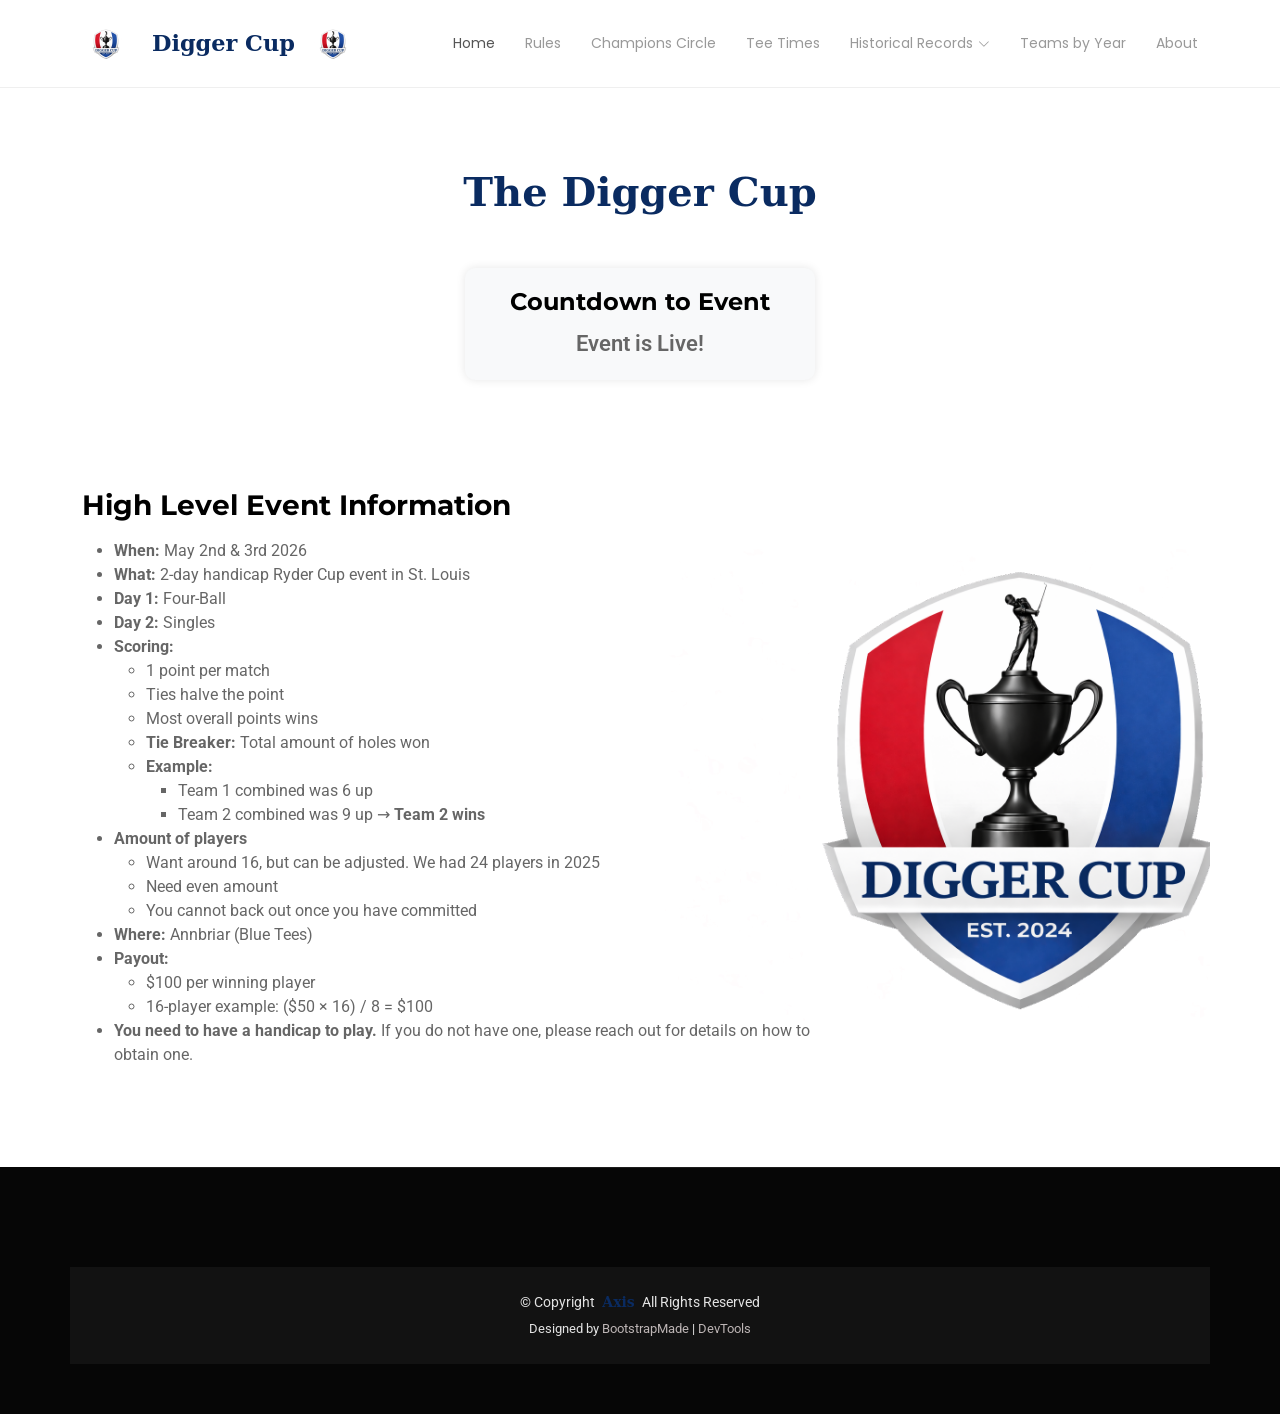
<file: index.html>
<!DOCTYPE html>
<html lang="en">

<head>
    <meta charset="utf-8">
    <meta content="width=device-width, initial-scale=1.0" name="viewport">
    <title>Digger Cup: Home</title>

    <link href="photos/favicon3.ico" rel="icon">
    <link href="photos/favicon3.ico" rel="apple-touch-icon">

    <!-- Fonts -->
    <link href="https://fonts.googleapis.com" rel="preconnect">
    <link href="https://fonts.gstatic.com" rel="preconnect" crossorigin>
    <link href="https://fonts.googleapis.com/css2?family=Roboto:wght@100;300;400;500;700;900&family=Montserrat:wght@100;200;300;400;500;600;700;800;900&family=Poppins:wght@100;200;300;400;500;600;700;800;900&display=swap" rel="stylesheet">

    <!-- Vendor CSS Files -->
    <link href="assets/vendor/bootstrap/css/bootstrap.min.css" rel="stylesheet">
    <link href="assets/vendor/bootstrap-icons/bootstrap-icons.css" rel="stylesheet">
    <link href="assets/vendor/aos/aos.css" rel="stylesheet">
    <link href="assets/vendor/glightbox/css/glightbox.min.css" rel="stylesheet">
    <link href="assets/vendor/swiper/swiper-bundle.min.css" rel="stylesheet">
    <link href="https://fonts.cdnfonts.com/css/dejavu-serif" rel="stylesheet">


    <!-- Main CSS File -->
    <link href="assets/css/main.css" rel="stylesheet">

    <!-- Google tag (gtag.js) -->
    <script async src="https://www.googletagmanager.com/gtag/js?id=G-3GDKTWPB8H"></script>
    <script>
        window.dataLayer = window.dataLayer || [];
        function gtag() { dataLayer.push(arguments); }
        gtag('js', new Date());

        gtag('config', 'G-3GDKTWPB8H');
    </script>

</head>



<body class="starter-page-page">

    <header id="header" class="header d-flex align-items-center sticky-top">
        <div class="container-fluid container-xl d-flex align-items-center justify-content-between">

            <!-- Logo -->
            <a href="index.html" class="logo d-flex align-items-center">
                <img src="photos/Digger Cup Transparent Logo.png" style="height:40px;">
                <h1 class="sitename ms-2 me-2">Digger Cup</h1>
                <img src="photos/Digger Cup Transparent Logo.png" style="height:40px;">
            </a>
            <div>

               <!-- Desktop Nav -->
<nav id="navmenu" class="navmenu">
  <ul>
    <li><a href="index.html" class="active">Home</a></li>
    <li><a href="Rules.html">Rules</a></li>
    <li><a href="Champions Circle.html">Champions Circle</a></li>
    <li><a href="Tee Times.html">Tee Times</a></li>

    <li class="dropdown">
      <a href="#" class="toggle-dropdown">
        <span>Historical Records</span>
        <i class="bi bi-chevron-down dropdown-indicator"></i>
      </a>
      <ul>
        <li><a href="2025-records.html">2025 Records</a></li>
        <li><a href="2024-records.html">2024 Records</a></li>
        <li><a href="Historical Records.html">Historical Records</a></li>
      </ul>
    </li>

    <li><a href="Teams by Year.html">Teams by Year</a></li>
    <li><a href="About.html">About</a></li>
  </ul>
</nav>



                <!-- Mobile nav toggle -->
                <i class="mobile-nav-toggle d-xl-none bi bi-list"></i>

            </div>
    </header>

    <nav id="navmenu-mobile" class="mobile-nav"></nav>
    <div class="mobile-nav-overly"></div>



    <main class="main">

        <div class="page-title">
            <div class="breadcrumbs">
                <nav aria-label="breadcrumb">
                    <ol class="breadcrumb"></ol>
                </nav>
            </div>

            <div class="title-wrapper">
                <h1>The Digger Cup</h1>
            </div>
        </div>

        <!-- COUNTDOWN TIMER -->
        <div class="d-flex justify-content-center">
            <div id="countdown-box" style="
         background:#f8f9fa;
         padding:20px;
         border-radius:10px;
         text-align:center;
         width:100%;
         max-width:350px;
         box-shadow:0 0 10px rgba(0,0,0,0.1);
         margin-bottom:25px;
     ">
                <h4 style="font-weight:700; margin-bottom:10px;">Countdown to Event</h4>
                <div id="countdown" style="font-size:1.4rem; font-weight:600;"></div>
            </div>
        </div>
        </div>

        <!-- Rules Section -->
        <section class="container my-4">
            <div class="row">

                <!-- LEFT SIDE: HIGH LEVEL INFO -->
                <div class="col-lg-8">
                    <h3 class="mb-3" style="font-weight:700;">High Level Event Information</h3>

                    <ul>
                        <li><strong>When:</strong> May 2nd & 3rd 2026</li>
                        <li><strong>What:</strong> 2‑day handicap Ryder Cup event in St. Louis</li>
                        <li><strong>Day 1:</strong> Four‑Ball</li>
                        <li><strong>Day 2:</strong> Singles</li>

                        <li>
                            <strong>Scoring:</strong>
                            <ul>
                                <li>1 point per match</li>
                                <li>Ties halve the point</li>
                                <li>Most overall points wins</li>
                                <li><strong>Tie Breaker:</strong> Total amount of holes won</li>
                                <li>
                                    <strong>Example:</strong>
                                    <ul>
                                        <li>Team 1 combined was 6 up</li>
                                        <li>Team 2 combined was 9 up → <strong>Team 2 wins</strong></li>
                                    </ul>
                                </li>
                            </ul>
                        </li>

                        <li>
                            <strong>Amount of players</strong>
                            <ul>
                                <li>Want around 16, but can be adjusted. We had 24 players in 2025</li>
                                <li>Need even amount</li>
                                <li>You cannot back out once you have committed</li>
                            </ul>
                        </li>

                        <li><strong>Where:</strong> Annbriar (Blue Tees)</li>

                        <li>
                            <strong>Payout:</strong>
                            <ul>
                                <li>$100 per winning player</li>
                                <li>16‑player example: ($50 × 16) / 8 = $100</li>
                            </ul>
                        </li>

                        <li>
                            <strong>You need to have a handicap to play.</strong>
                            If you do not have one, please reach out for details on how to obtain one.
                        </li>
                    </ul>
                </div>

                <!-- RIGHT SIDE: PHOTO -->
                <div class="col-lg-4 d-flex justify-content-center align-items-center">
                    <img src="photos/Digger Cup Transparent Logo.png"
                         class="img-fluid rounded"
                         alt="Digger Cup Photo"
                         style="max-width: 200%; height: auto; width: 200%;">
                </div>


            </div>
        </section>


    </main>

    <footer id="footer" class="footer dark-background">

        <div class="container footer-top">
            <div class="row gy-4">
                <div class="col-lg-5 col-md-12 footer-about">
                    <a href="index.html" class="logo d-flex align-items-center">
                        <span class="sitename"></span>
                    </a>
                </div>
            </div>

        </div>

        <div class="container copyright text-center mt-4">
            <p>© <span>Copyright</span> <strong class="px-1 sitename">Axis</strong> <span>All Rights Reserved</span></p>
            <div class="credits">
                Designed by <a href="https://bootstrapmade.com/">BootstrapMade</a> | <a href="https://bootstrapmade.com/tools/">DevTools</a>
            </div>
        </div>

    </footer>

    <!-- Scroll Top -->
    <a href="#" id="scroll-top" class="scroll-top d-flex align-items-center justify-content-center">
        <i class="bi bi-arrow-up-short"></i>
    </a>

    <!-- Preloader -->
    <div id="preloader"></div>

    <!-- Vendor JS Files -->
    <script src="assets/vendor/bootstrap/js/bootstrap.bundle.min.js"></script>
    <script src="assets/vendor/php-email-form/validate.js"></script>
    <script src="assets/vendor/aos/aos.js"></script>
    <script src="assets/vendor/glightbox/js/glightbox.min.js"></script>
    <script src="assets/vendor/purecounter/purecounter_vanilla.js"></script>
    <script src="assets/vendor/imagesloaded/imagesloaded.pkgd.min.js"></script>
    <script src="assets/vendor/isotope-layout/isotope.pkgd.min.js"></script>
    <script src="assets/vendor/swiper/swiper-bundle.min.js"></script>

    <!-- Countdown Script --> 
    <script>
        const eventDate = new Date(2026, 4, 2, 9, 0, 0).getTime(); // May 2, 2026 @ 9:00 AM

        const timer = setInterval(function () {
            const now = new Date().getTime();
            const distance = eventDate - now;

            if (distance < 0) {
                document.getElementById("countdown").innerHTML = "Event is Live!";
                clearInterval(timer);
                return;
            }

            const days = Math.floor(distance / (1000 * 60 * 60 * 24));
            const hours = Math.floor((distance % (1000 * 60 * 60 * 24)) / (1000 * 60 * 60));
            const minutes = Math.floor((distance % (1000 * 60 * 60)) / (1000 * 60));
            const seconds = Math.floor((distance % (1000 * 60)) / 1000);

            document.getElementById("countdown").innerHTML =
                days + "d " + hours + "h " + minutes + "m " + seconds + "s ";
        }, 1000);
    </script>

    <!-- Main JS File -->
    <script src="assets/js/main.js?v=2"></script>





</body>

</html>
</file>
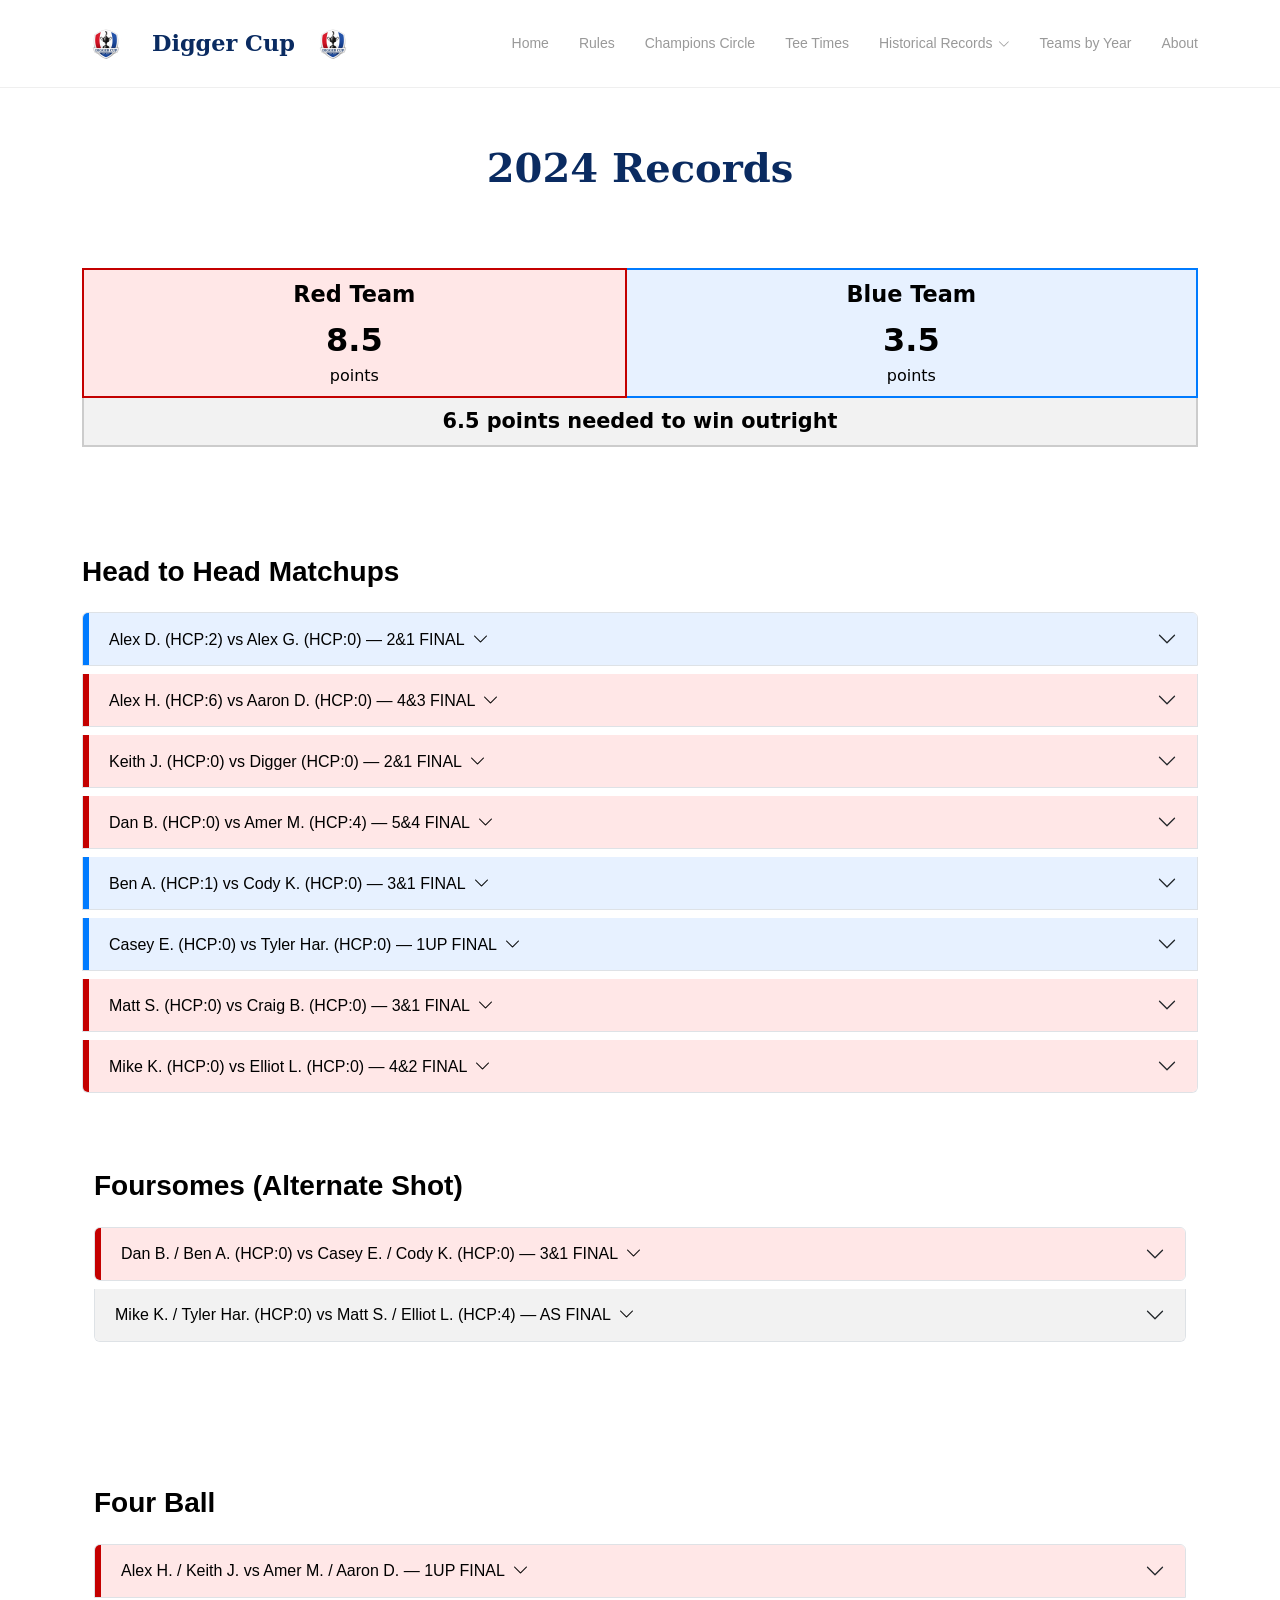
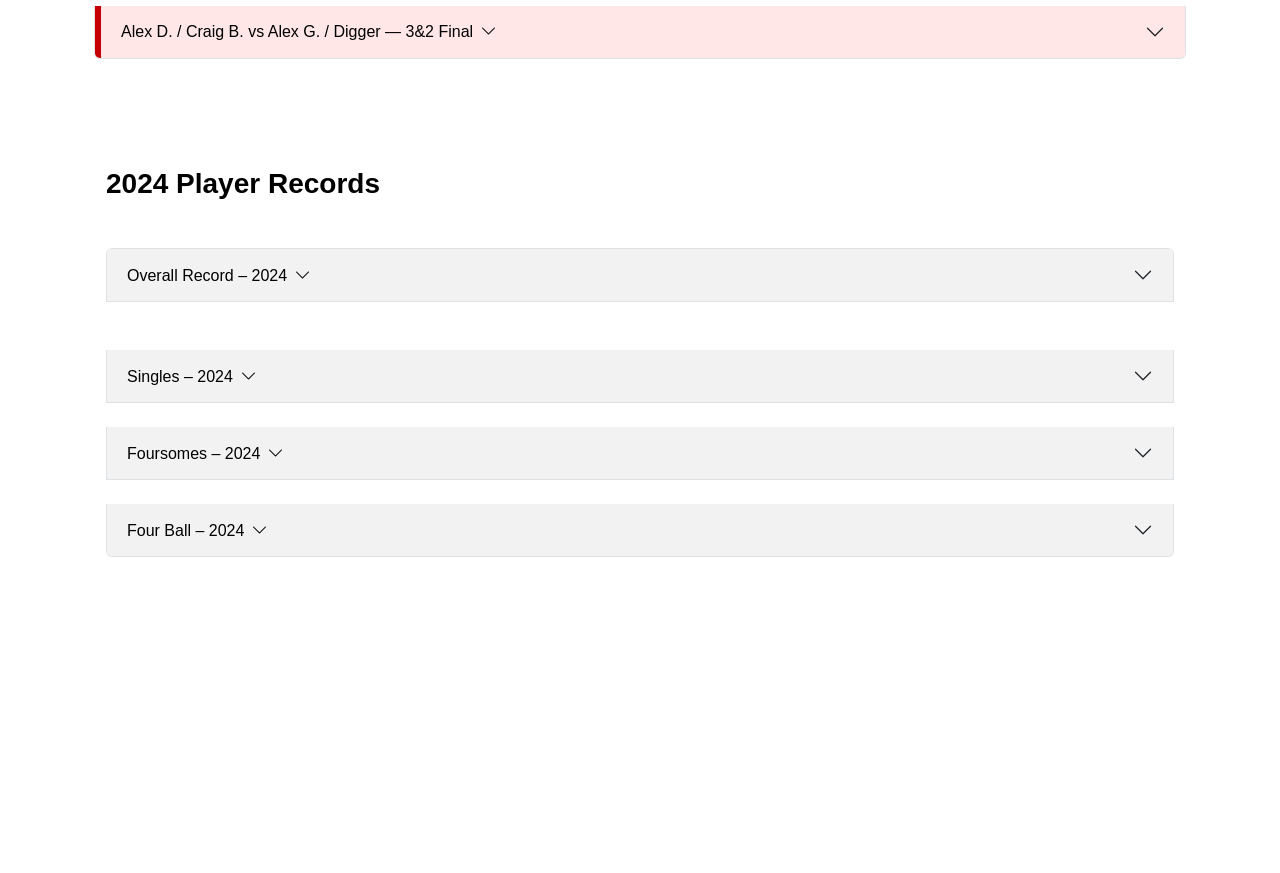
<file: 2024-records.html>
<!DOCTYPE html>
<html lang="en">

<head>
    <meta charset="utf-8">
    <meta content="width=device-width, initial-scale=1.0" name="viewport">

    <title>Digger Cup: 2024 Records</title>

    <link href="photos/favicon3.ico" rel="icon">
    <link href="photos/favicon3.ico" rel="apple-touch-icon">

    <link href="assets/vendor/bootstrap/css/bootstrap.min.css" rel="stylesheet">
    <link rel="stylesheet" href="https://cdn.jsdelivr.net/npm/bootstrap-icons@1.11.3/font/bootstrap-icons.css">
    <link rel="stylesheet" href="https://cdn.datatables.net/1.13.6/css/dataTables.bootstrap5.min.css">
    <link href="assets/css/main.css" rel="stylesheet">
    <link href="https://fonts.cdnfonts.com/css/dejavu-serif" rel="stylesheet">

    <style>
        .accordion-button {
            background-color: #f2f2f2 !important;
            color: #000 !important;
        }

            .accordion-button:not(.collapsed) {
                background-color: #e6e6e6 !important;
                color: #000 !important;
            }

            .accordion-button:focus {
                box-shadow: none !important;
            }

        /* Highlight colors for matchups */
        .match-blue .accordion-button {
            background-color: #e7f1ff !important;
            border-left: 6px solid #007BFF;
        }

        .match-red .accordion-button {
            background-color: #ffe7e7 !important;
            border-left: 6px solid #C40000;
        }

        /* Extend highlight color to scorecard "Hole" row */
        .match-blue .scorecard-table th.hole-header,
        .match-blue .scorecard-table td.hole-header {
            background-color: #e7f1ff !important;
        }

        .match-red .scorecard-table th.hole-header,
        .match-red .scorecard-table td.hole-header {
            background-color: #ffe7e7 !important;
        }

        /* Scorecard table styling */
        .scorecard-table {
            width: 100%;
            border-collapse: collapse;
            text-align: center;
            font-size: 14px;
        }

            .scorecard-table th,
            .scorecard-table td {
                border: 1px solid #ccc;
                padding: 6px;
            }

        .winner-red {
            background-color: #ffcccc;
            font-weight: bold;
        }

        .winner-blue {
            background-color: #cce0ff;
            font-weight: bold;
        }

        .standings-row td {
            font-weight: bold;
            background-color: #f7f7f7;
        }
    </style>

    <!-- Google tag (gtag.js) -->
    <script async src="https://www.googletagmanager.com/gtag/js?id=G-3GDKTWPB8H"></script>
    <script>
        window.dataLayer = window.dataLayer || [];
        function gtag() { dataLayer.push(arguments); }
        gtag('js', new Date());

        gtag('config', 'G-3GDKTWPB8H');
    </script>

</head>



<body class="starter-page-page">

    <header id="header" class="header d-flex align-items-center sticky-top">
        <div class="container-fluid container-xl d-flex align-items-center justify-content-between">

            <!-- Logo -->
            <a href="index.html" class="logo d-flex align-items-center">
                <img src="photos/Digger Cup Transparent Logo.png" style="height:40px;">
                <h1 class="sitename ms-2 me-2">Digger Cup</h1>
                <img src="photos/Digger Cup Transparent Logo.png" style="height:40px;">
            </a>
            <div>

                <!-- Desktop Nav -->
<nav id="navmenu" class="navmenu">
  <ul>
    <li><a href="index.html">Home</a></li>
    <li><a href="Rules.html">Rules</a></li>
    <li><a href="Champions Circle.html">Champions Circle</a></li>
    <li><a href="Tee Times.html">Tee Times</a></li>

    <li class="dropdown">
      <a href="#" class="toggle-dropdown">
        <span>Historical Records</span>
        <i class="bi bi-chevron-down dropdown-indicator"></i>
      </a>
      <ul>
        <li><a href="2025-records.html">2025 Records</a></li>
        <li><a href="2024-records.html" class="active">2024 Records</a></li>
        <li><a href="Historical Records.html">Historical Records</a></li>
      </ul>
    </li>

    <li><a href="Teams by Year.html">Teams by Year</a></li>
    <li><a href="About.html">About</a></li>
  </ul>
</nav>



                <!-- Mobile nav toggle -->
                <i class="mobile-nav-toggle d-xl-none bi bi-list"></i>

            </div>
    </header>

    <nav id="navmenu-mobile" class="mobile-nav"></nav>
    <div class="mobile-nav-overly"></div>



    <main class="main">

        <div class="page-title">
            <div class="title-wrapper">
                <h1>2024 Records</h1>
            </div>
        </div>

        <!-- ========================= -->
        <!-- 2024 Points Summary -->
        <!-- ========================= -->
        <div class="container my-4">
            <table class="table table-bordered text-center align-middle" style="font-size: 1.25rem; font-weight:600;">
                <tr>
                    <td style="background:#ffe7e7; border:2px solid #C40000;">
                        <div style="font-size:1.4rem; font-weight:700;">
                            <a href="Teams%20By%20Year.html#red2024"
                               style="color:inherit; text-decoration:none; cursor:pointer;">
                                Red Team
                            </a>
                        </div>
                        <div style="font-size:2rem; font-weight:800; margin-top:4px;">8.5</div>
                        <div style="font-size:1rem; font-weight:500;">points</div>
                    </td>
                    <td style="background:#e7f1ff; border:2px solid #007BFF;">
                        <div style="font-size:1.4rem; font-weight:700;">
                            <a href="Teams%20By%20Year.html#blue2024"
                               style="color:inherit; text-decoration:none; cursor:pointer;">
                                Blue Team
                            </a>
                        </div>
                        <div style="font-size:2rem; font-weight:800; margin-top:4px;">3.5</div>
                        <div style="font-size:1rem; font-weight:500;">points</div>
                    </td>
                </tr>
                <tr>
                    <td colspan="2" style="background:#f2f2f2; border:2px solid #ccc; font-size:1.3rem; font-weight:700;">
                        6.5 points needed to win outright
                    </td>
                </tr>
            </table>
        </div>

        <section class="container my-5">
            <h3 class="mb-4" style="font-weight:700;">Head to Head Matchups</h3>

            <div class="accordion" id="matchups2024">
                <!-- 1 — BLUE -->
                <div class="accordion-item my-2 match-blue">
                    <h2 class="accordion-header" id="match1">
                        <button class="accordion-button collapsed" type="button"
                                data-bs-toggle="collapse" data-bs-target="#collapseMatch1">
                            Alex D. (HCP:2) vs Alex G. (HCP:0) — 2&1 FINAL
                            <i class="bi bi-chevron-down ms-2"></i>
                        </button>
                    </h2>
                    <div id="collapseMatch1" class="accordion-collapse collapse"
                         data-bs-parent="#matchups2024">
                        <div class="accordion-body">
                            <div class="mt-3">
                                <!-- FRONT 9 -->
                                <h5><strong>Front Nine</strong></h5>
                                <table class="scorecard-table mb-4">
                                    <tr>
                                        <th class="hole-header">Hole</th>
                                        <td class="hole-header">1</td>
                                        <td class="hole-header">2</td>
                                        <td class="hole-header">3</td>
                                        <td class="hole-header">4</td>
                                        <td class="hole-header">5</td>
                                        <td class="hole-header">6</td>
                                        <td class="hole-header">7</td>
                                        <td class="hole-header">8</td>
                                        <td class="hole-header">9</td>
                                        <td class="hole-header">Out</td>
                                    </tr>
                                    <tr>
                                        <th>Par</th>
                                        <td>4</td>
                                        <td>4</td>
                                        <td>4</td>
                                        <td>3</td>
                                        <td>5</td>
                                        <td>4</td>
                                        <td>3</td>
                                        <td>4</td>
                                        <td>5</td>
                                        <td>36</td>
                                    </tr>
                                    <tr>
                                        <th>Alex D.</th>
                                        <td class="winner-red">5</td>
                                        <td>5</td>
                                        <td class="winner-red">6</td>
                                        <td class="winner-red">5</td>
                                        <td>5</td>
                                        <td>7</td>
                                        <td>4</td>
                                        <td>6</td>
                                        <td class="winner-red">5</td>
                                        <td>49</td>
                                    </tr>
                                    <tr>
                                        <th>Alex G.</th>
                                        <td>6</td>
                                        <td>5</td>
                                        <td>9</td>
                                        <td>6</td>
                                        <td>5</td>
                                        <td class="winner-blue">5</td>
                                        <td class="winner-blue">3</td>
                                        <td class="winner-blue">5</td>
                                        <td>6</td>
                                        <td>50</td>
                                    </tr>
                                    <tr class="standings-row">
                                        <th>Standings</th>
                                        <td>1UP</td>
                                        <td>1UP</td>
                                        <td>2UP</td>
                                        <td>3UP</td>
                                        <td>3UP</td>
                                        <td>2UP</td>
                                        <td>1UP</td>
                                        <td>AS</td>
                                        <td>1UP</td>
                                        <td></td>
                                    </tr>
                                </table>

                                <!-- BACK 9 -->
                                <h5><strong>Back Nine</strong></h5>
                                <table class="scorecard-table">
                                    <tr>
                                        <th class="hole-header">Hole</th>
                                        <td class="hole-header">10</td>
                                        <td class="hole-header">11</td>
                                        <td class="hole-header">12</td>
                                        <td class="hole-header">13</td>
                                        <td class="hole-header">14</td>
                                        <td class="hole-header">15</td>
                                        <td class="hole-header">16</td>
                                        <td class="hole-header">17</td>
                                        <td class="hole-header">18</td>
                                        <td class="hole-header">In</td>
                                    </tr>
                                    <tr>
                                        <th>Par</th>
                                        <td>4</td>
                                        <td>4</td>
                                        <td>4</td>
                                        <td>4</td>
                                        <td>5</td>
                                        <td>3</td>
                                        <td>4</td>
                                        <td>3</td>
                                        <td>5</td>
                                        <td>36</td>
                                    </tr>
                                    <tr>
                                        <th>Alex D.</th>
                                        <td>8</td>
                                        <td class="winner-red">4</td>
                                        <td>6</td>
                                        <td>6</td>
                                        <td>6</td>
                                        <td>4</td>
                                        <td>6</td>
                                        <td>3</td>
                                        <td>-</td>
                                        <td>40</td>
                                    </tr>
                                    <tr>
                                        <th>Alex G.</th>
                                        <td>8</td>
                                        <td>5</td>
                                        <td class="winner-blue">5</td>
                                        <td>6</td>
                                        <td class="winner-blue">5</td>
                                        <td class="winner-blue">3</td>
                                        <td class="winner-blue">4</td>
                                        <td>3</td>
                                        <td>-</td>
                                        <td>36</td>
                                    </tr>
                                    <tr class="standings-row">
                                        <th>Standings</th>
                                        <td>1UP</td>
                                        <td>2UP</td>
                                        <td>1UP</td>
                                        <td>1UP</td>
                                        <td>AS</td>
                                        <td>1UP</td>
                                        <td>2UP</td>
                                        <td>2&1</td>
                                        <td></td>
                                        <td></td>
                                    </tr>
                                </table>
                            </div>
                        </div>
                    </div>
                </div>

                <!-- 2 — RED -->
                <div class="accordion-item my-2 match-red">
                    <h2 class="accordion-header" id="match2">
                        <button class="accordion-button collapsed" type="button"
                                data-bs-toggle="collapse" data-bs-target="#collapseMatch2">
                            Alex H. (HCP:6) vs Aaron D. (HCP:0) — 4&3 FINAL
                            <i class="bi bi-chevron-down ms-2"></i>
                        </button>
                    </h2>
                    <div id="collapseMatch2" class="accordion-collapse collapse" data-bs-parent="#matchups2024">
                        <div class="accordion-body">
                            <div class="mt-3">

                                <!-- FRONT 9 -->
                                <h5><strong>Front Nine</strong></h5>
                                <table class="scorecard-table mb-4">

                                    <tr>
                                        <th class="hole-header">Hole</th>
                                        <td class="hole-header">1</td>
                                        <td class="hole-header">2</td>
                                        <td class="hole-header">3</td>
                                        <td class="hole-header">4</td>
                                        <td class="hole-header">5</td>
                                        <td class="hole-header">6</td>
                                        <td class="hole-header">7</td>
                                        <td class="hole-header">8</td>
                                        <td class="hole-header">9</td>
                                        <td class="hole-header">Out</td>
                                    </tr>

                                    <tr>
                                        <th>Par</th>
                                        <td>4</td>
                                        <td>4</td>
                                        <td>4</td>
                                        <td>3</td>
                                        <td>5</td>
                                        <td>4</td>
                                        <td>3</td>
                                        <td>4</td>
                                        <td>5</td>
                                        <td>36</td>
                                    </tr>

                                    <tr>
                                        <th>Alex H.</th>
                                        <td class="winner-red"></td>
                                        <td></td>
                                        <td class="winner-red"></td>
                                        <td></td>
                                        <td></td>
                                        <td></td>
                                        <td></td>
                                        <td class="winner-red"></td>
                                        <td class="winner-red"></td>
                                        <td></td>
                                    </tr>

                                    <tr>
                                        <th>Aaron D.</th>
                                        <td></td>
                                        <td class="winner-blue"></td>
                                        <td></td>
                                        <td></td>
                                        <td class="winner-blue"></td>
                                        <td class="winner-blue"></td>
                                        <td></td>
                                        <td></td>
                                        <td></td>
                                        <td></td>
                                    </tr>

                                    <tr class="standings-row">
                                        <th>Standings</th>
                                        <td>1UP</td>
                                        <td>AS</td>
                                        <td>1UP</td>
                                        <td>1UP</td>
                                        <td>AS</td>
                                        <td>1UP</td>
                                        <td>1UP</td>
                                        <td>AS</td>
                                        <td>1UP</td>
                                        <td></td>
                                    </tr>

                                </table>

                                <!-- BACK 9 -->
                                <h5><strong>Back Nine</strong></h5>
                                <table class="scorecard-table">

                                    <tr>
                                        <th class="hole-header">Hole</th>
                                        <td class="hole-header">10</td>
                                        <td class="hole-header">11</td>
                                        <td class="hole-header">12</td>
                                        <td class="hole-header">13</td>
                                        <td class="hole-header">14</td>
                                        <td class="hole-header">15</td>
                                        <td class="hole-header">16</td>
                                        <td class="hole-header">17</td>
                                        <td class="hole-header">18</td>
                                        <td class="hole-header">In</td>
                                    </tr>

                                    <tr>
                                        <th>Par</th>
                                        <td>4</td>
                                        <td>4</td>
                                        <td>4</td>
                                        <td>4</td>
                                        <td>5</td>
                                        <td>3</td>
                                        <td>4</td>
                                        <td>3</td>
                                        <td>5</td>
                                        <td>36</td>
                                    </tr>

                                    <tr>
                                        <th>Alex H.</th>
                                        <td></td>
                                        <td class="winner-red"></td>
                                        <td class="winner-red"></td>
                                        <td class="winner-red"></td>
                                        <td></td>
                                        <td></td>
                                        <td></td>
                                        <td></td>
                                        <td></td>
                                        <td></td>
                                    </tr>

                                    <tr>
                                        <th>Aaron D.</th>
                                        <td></td>
                                        <td></td>
                                        <td></td>
                                        <td></td>
                                        <td></td>
                                        <td></td>
                                        <td></td>
                                        <td></td>
                                        <td></td>
                                        <td></td>
                                    </tr>

                                    <tr class="standings-row">
                                        <th>Standings</th>
                                        <td>1UP</td>
                                        <td>2UP</td>
                                        <td>3UP</td>
                                        <td>4UP</td>
                                        <td>4UP</td>
                                        <td>4&3</td>
                                        <td>-</td>
                                        <td>-</td>
                                        <td>-</td>
                                        <td></td>
                                    </tr>

                                </table>

                            </div>

                        </div>
                    </div>

                </div>

                <!-- 3 — RED -->
                <div class="accordion-item my-2 match-red">
                    <h2 class="accordion-header" id="match3">
                        <button class="accordion-button collapsed" type="button"
                                data-bs-toggle="collapse" data-bs-target="#collapseMatch3">
                            Keith J. (HCP:0) vs Digger (HCP:0) — 2&1 FINAL
                            <i class="bi bi-chevron-down ms-2"></i>
                        </button>
                    </h2>
                    <div id="collapseMatch3" class="accordion-collapse collapse" data-bs-parent="#matchups2024">
                        <div class="accordion-body">
                            <div class="mt-3">

                                <!-- FRONT 9 -->
                                <h5><strong>Front Nine</strong></h5>
                                <table class="scorecard-table mb-4">

                                    <tr>
                                        <th class="hole-header">Hole</th>
                                        <td class="hole-header">1</td>
                                        <td class="hole-header">2</td>
                                        <td class="hole-header">3</td>
                                        <td class="hole-header">4</td>
                                        <td class="hole-header">5</td>
                                        <td class="hole-header">6</td>
                                        <td class="hole-header">7</td>
                                        <td class="hole-header">8</td>
                                        <td class="hole-header">9</td>
                                        <td class="hole-header">Out</td>
                                    </tr>

                                    <tr>
                                        <th>Par</th>
                                        <td>4</td>
                                        <td>4</td>
                                        <td>4</td>
                                        <td>3</td>
                                        <td>5</td>
                                        <td>4</td>
                                        <td>3</td>
                                        <td>4</td>
                                        <td>5</td>
                                        <td>36</td>
                                    </tr>

                                    <tr>
                                        <th>Keith J.</th>
                                        <td></td>
                                        <td class="winner-red"></td>
                                        <td></td>
                                        <td class="winner-red"></td>
                                        <td></td>
                                        <td class="winner-red"></td>
                                        <td class="winner-red"></td>
                                        <td class="winner-red"></td>
                                        <td></td>
                                        <td></td>
                                    </tr>

                                    <tr>
                                        <th>Digger</th>
                                        <td></td>
                                        <td></td>
                                        <td class="winner-blue"></td>
                                        <td></td>
                                        <td class="winner-blue"></td>
                                        <td></td>
                                        <td></td>
                                        <td></td>
                                        <td class="winner-blue"></td>
                                        <td></td>
                                    </tr>

                                    <tr class="standings-row">
                                        <th>Standings</th>
                                        <td>AS</td>
                                        <td>1UP</td>
                                        <td>AS</td>
                                        <td>1UP</td>
                                        <td>AS</td>
                                        <td>1UP</td>
                                        <td>2UP</td>
                                        <td>3UP</td>
                                        <td>2UP</td>
                                        <td></td>
                                    </tr>

                                </table>

                                <!-- BACK 9 -->
                                <h5><strong>Back Nine</strong></h5>
                                <table class="scorecard-table">

                                    <tr>
                                        <th class="hole-header">Hole</th>
                                        <td class="hole-header">10</td>
                                        <td class="hole-header">11</td>
                                        <td class="hole-header">12</td>
                                        <td class="hole-header">13</td>
                                        <td class="hole-header">14</td>
                                        <td class="hole-header">15</td>
                                        <td class="hole-header">16</td>
                                        <td class="hole-header">17</td>
                                        <td class="hole-header">18</td>
                                        <td class="hole-header">In</td>
                                    </tr>

                                    <tr>
                                        <th>Par</th>
                                        <td>4</td>
                                        <td>4</td>
                                        <td>4</td>
                                        <td>4</td>
                                        <td>5</td>
                                        <td>3</td>
                                        <td>4</td>
                                        <td>3</td>
                                        <td>5</td>
                                        <td>36</td>
                                    </tr>

                                    <tr>
                                        <th>Keith J.</th>
                                        <td class="winner-red"></td>
                                        <td></td>
                                        <td></td>
                                        <td></td>
                                        <td></td>
                                        <td class="winner-red"></td>
                                        <td></td>
                                        <td class="winner-red"></td>
                                        <td></td>
                                        <td></td>
                                    </tr>

                                    <tr>
                                        <th>Digger</th>
                                        <td></td>
                                        <td></td>
                                        <td class="winner-blue"></td>
                                        <td></td>
                                        <td class="winner-blue"></td>
                                        <td></td>
                                        <td class="winner-blue"></td>
                                        <td></td>
                                        <td></td>
                                        <td></td>
                                    </tr>

                                    <tr class="standings-row">
                                        <th>Standings</th>
                                        <td>3UP</td>
                                        <td>3UP</td>
                                        <td>2UP</td>
                                        <td>2UP</td>
                                        <td>1UP</td>
                                        <td>2UP</td>
                                        <td>1UP</td>
                                        <td>2&1</td>
                                        <td></td>
                                        <td></td>
                                    </tr>

                                </table>

                            </div>

                        </div>
                    </div>

                </div>


                <!-- 4 — RED -->
                <div class="accordion-item my-2 match-red">
                    <h2 class="accordion-header" id="match4">
                        <button class="accordion-button collapsed" type="button"
                                data-bs-toggle="collapse" data-bs-target="#collapseMatch4">
                            Dan B. (HCP:0) vs Amer M. (HCP:4) — 5&4 FINAL
                            <i class="bi bi-chevron-down ms-2"></i>
                        </button>
                    </h2>

                    <div id="collapseMatch4" class="accordion-collapse collapse" data-bs-parent="#matchups2024">
                        <div class="accordion-body">
                            <div class="mt-3">

                                <!-- FRONT 9 -->
                                <h5><strong>Front Nine</strong></h5>
                                <table class="scorecard-table mb-4">
                                    <tr>
                                        <th class="hole-header">Hole</th>
                                        <td class="hole-header">1</td>
                                        <td class="hole-header">2</td>
                                        <td class="hole-header">3</td>
                                        <td class="hole-header">4</td>
                                        <td class="hole-header">5</td>
                                        <td class="hole-header">6</td>
                                        <td class="hole-header">7</td>
                                        <td class="hole-header">8</td>
                                        <td class="hole-header">9</td>
                                        <td class="hole-header">Out</td>
                                    </tr>


                                    <tr>
                                        <th>Par</th>
                                        <td>4</td>
                                        <td>4</td>
                                        <td>4</td>
                                        <td>3</td>
                                        <td>5</td>
                                        <td>4</td>
                                        <td>3</td>
                                        <td>4</td>
                                        <td>5</td>
                                        <td>36</td>
                                    </tr>

                                    <tr>
                                        <th>Dan B.</th>
                                        <td>6</td>
                                        <td class="winner-red">5</td>
                                        <td class="winner-red">5</td>
                                        <td>5</td>
                                        <td>6</td>
                                        <td class="winner-red">5</td>
                                        <td>5</td>
                                        <td>5</td>
                                        <td class="winner-red">7</td>
                                        <td>49</td>
                                    </tr>

                                    <tr>
                                        <th>Amer M.</th>
                                        <td class="winner-blue">5</td>
                                        <td>6</td>
                                        <td>7</td>
                                        <td>5</td>
                                        <td>6</td>
                                        <td>6</td>
                                        <td class="winner-blue">4</td>
                                        <td>5</td>
                                        <td>8</td>
                                        <td>51</td>
                                    </tr>

                                    <tr class="standings-row">
                                        <th>Standings</th>
                                        <td>1DN</td>
                                        <td>AS</td>
                                        <td>1UP</td>
                                        <td>1UP</td>
                                        <td>1UP</td>
                                        <td>2UP</td>
                                        <td>1UP</td>
                                        <td>1UP</td>
                                        <td>2UP</td>
                                        <td></td>
                                    </tr>
                                </table>

                                <!-- BACK 9 -->
                                <h5><strong>Back Nine</strong></h5>
                                <table class="scorecard-table">
                                    <tr>
                                        <th class="hole-header">Hole</th>
                                        <td class="hole-header">1</td>
                                        <td class="hole-header">2</td>
                                        <td class="hole-header">3</td>
                                        <td class="hole-header">4</td>
                                        <td class="hole-header">5</td>
                                        <td class="hole-header">6</td>
                                        <td class="hole-header">7</td>
                                        <td class="hole-header">8</td>
                                        <td class="hole-header">9</td>
                                        <td class="hole-header">In</td>
                                    </tr>


                                    <tr>
                                        <th>Par</th>
                                        <td>4</td>
                                        <td>4</td>
                                        <td>4</td>
                                        <td>4</td>
                                        <td>5</td>
                                        <td>3</td>
                                        <td>4</td>
                                        <td>3</td>
                                        <td>5</td>
                                        <td>36</td>
                                    </tr>

                                    <tr>
                                        <th>Dan B.</th>
                                        <td class="winner-red">7</td>
                                        <td>7</td>
                                        <td class="winner-red">4</td>
                                        <td class="winner-red">4</td>
                                        <td>5</td>
                                        <td>-</td>
                                        <td>-</td>
                                        <td>-</td>
                                        <td>-</td>
                                        <td>22</td>
                                    </tr>

                                    <tr>
                                        <th>Amer M.</th>
                                        <td>9</td>
                                        <td>7</td>
                                        <td>5</td>
                                        <td>5</td>
                                        <td>5</td>
                                        <td>-</td>
                                        <td>-</td>
                                        <td>-</td>
                                        <td>-</td>
                                        <td>26</td>
                                    </tr>

                                    <tr class="standings-row">
                                        <th>Standings</th>
                                        <td>3UP</td>
                                        <td>3UP</td>
                                        <td>4UP</td>
                                        <td>5UP</td>
                                        <td>5&4</td>
                                        <td></td>
                                        <td></td>
                                        <td></td>
                                        <td></td>
                                        <td></td>
                                    </tr>
                                </table>

                            </div>
                        </div>
                    </div>
                </div>





                <!-- 5 — BLUE -->
                <div class="accordion-item my-2 match-blue">
                    <h2 class="accordion-header" id="match5">
                        <button class="accordion-button collapsed" type="button"
                                data-bs-toggle="collapse" data-bs-target="#collapseMatch5">
                            Ben A. (HCP:1) vs Cody K. (HCP:0) — 3&1 FINAL
                            <i class="bi bi-chevron-down ms-2"></i>
                        </button>
                    </h2>

                    <div id="collapseMatch5" class="accordion-collapse collapse" data-bs-parent="#matchups2024">
                        <div class="accordion-body">
                            <div class="mt-3">

                                <!-- FRONT 9 -->
                                <h5><strong>Front Nine</strong></h5>
                                <table class="scorecard-table mb-4">

                                    <tr>
                                        <th class="hole-header">Hole</th>
                                        <td class="hole-header">1</td>
                                        <td class="hole-header">2</td>
                                        <td class="hole-header">3</td>
                                        <td class="hole-header">4</td>
                                        <td class="hole-header">5</td>
                                        <td class="hole-header">6</td>
                                        <td class="hole-header">7</td>
                                        <td class="hole-header">8</td>
                                        <td class="hole-header">9</td>
                                        <td class="hole-header">Out</td>
                                    </tr>


                                    <tr>
                                        <th>Par</th>
                                        <td>4</td>
                                        <td>4</td>
                                        <td>4</td>
                                        <td>3</td>
                                        <td>5</td>
                                        <td>4</td>
                                        <td>3</td>
                                        <td>4</td>
                                        <td>5</td>
                                        <td>36</td>
                                    </tr>

                                    <tr>
                                        <th>Ben A.</th>
                                        <td>7</td>
                                        <td class="winner-red">4</td>
                                        <td class="winner-red">4</td>
                                        <td>4</td>
                                        <td>6</td>
                                        <td>6</td>
                                        <td class="winner-red">3</td>
                                        <td>5</td>
                                        <td>5</td>
                                        <td>45</td>
                                    </tr>

                                    <tr>
                                        <th>Cody K.</th>
                                        <td class="winner-blue">5</td>
                                        <td>5</td>
                                        <td>5</td>
                                        <td>4</td>
                                        <td class="winner-blue">5</td>
                                        <td class="winner-blue">5</td>
                                        <td>4</td>
                                        <td class="winner-blue">4</td>
                                        <td>5</td>
                                        <td>42</td>
                                    </tr>

                                    <tr class="standings-row">
                                        <th>Standings</th>
                                        <td>1UP</td>
                                        <td>AS</td>
                                        <td>1UP</td>
                                        <td>1UP</td>
                                        <td>AS</td>
                                        <td>1UP</td>
                                        <td>AS</td>
                                        <td>1UP</td>
                                        <td>1UP</td>
                                        <td></td>
                                    </tr>

                                </table>

                                <!-- BACK 9 -->
                                <h5><strong>Back Nine</strong></h5>
                                <table class="scorecard-table">

                                    <tr>
                                        <th class="hole-header">Hole</th>
                                        <td class="hole-header">1</td>
                                        <td class="hole-header">2</td>
                                        <td class="hole-header">3</td>
                                        <td class="hole-header">4</td>
                                        <td class="hole-header">5</td>
                                        <td class="hole-header">6</td>
                                        <td class="hole-header">7</td>
                                        <td class="hole-header">8</td>
                                        <td class="hole-header">9</td>
                                        <td class="hole-header">In</td>
                                    </tr>


                                    <tr>
                                        <th>Par</th>
                                        <td>4</td>
                                        <td>4</td>
                                        <td>4</td>
                                        <td>4</td>
                                        <td>5</td>
                                        <td>3</td>
                                        <td>4</td>
                                        <td>3</td>
                                        <td>5</td>
                                        <td>36</td>
                                    </tr>

                                    <tr>
                                        <th>Ben A.</th>
                                        <td>6</td>
                                        <td>5</td>
                                        <td>6</td>
                                        <td class="winner-red">3</td>
                                        <td class="winner-red">5</td>
                                        <td>4</td>
                                        <td>5</td>
                                        <td>7</td>
                                        <td></td>
                                        <td>41</td>
                                    </tr>

                                    <tr>
                                        <th>Cody K.</th>
                                        <td class="winner-blue">5</td>
                                        <td>5</td>
                                        <td class="winner-blue">5</td>
                                        <td>6</td>
                                        <td>7</td>
                                        <td class="winner-blue">3</td>
                                        <td>5</td>
                                        <td class="winner-blue">6</td>
                                        <td></td>
                                        <td>42</td>
                                    </tr>

                                    <tr class="standings-row">
                                        <th>Standings</th>
                                        <td>2UP</td>
                                        <td>2UP</td>
                                        <td>3UP</td>
                                        <td>2UP</td>
                                        <td>1UP</td>
                                        <td>2UP</td>
                                        <td>2UP</td>
                                        <td>3&1</td>
                                        <td></td>
                                        <td></td>
                                    </tr>

                                </table>

                            </div>
                        </div>
                    </div>
                </div>




                <!-- 6 — BLUE -->
                <div class="accordion-item my-2 match-blue">
                    <h2 class="accordion-header" id="match6">
                        <button class="accordion-button collapsed" type="button"
                                data-bs-toggle="collapse" data-bs-target="#collapseMatch6">
                            Casey E. (HCP:0) vs Tyler Har. (HCP:0) — 1UP FINAL
                            <i class="bi bi-chevron-down ms-2"></i>
                        </button>
                    </h2>

                    <div id="collapseMatch6" class="accordion-collapse collapse" data-bs-parent="#matchups2024">
                        <div class="accordion-body">
                            <div class="mt-3">

                                <!-- FRONT 9 -->
                                <h5><strong>Front Nine</strong></h5>
                                <table class="scorecard-table mb-4">
                                    <tr>
                                        <th class="hole-header">Hole</th>
                                        <td class="hole-header">1</td>
                                        <td class="hole-header">2</td>
                                        <td class="hole-header">3</td>
                                        <td class="hole-header">4</td>
                                        <td class="hole-header">5</td>
                                        <td class="hole-header">6</td>
                                        <td class="hole-header">7</td>
                                        <td class="hole-header">8</td>
                                        <td class="hole-header">9</td>
                                        <td class="hole-header">Out</td>
                                    </tr>

                                    <tr>
                                        <th>Par</th>
                                        <td>4</td>
                                        <td>4</td>
                                        <td>4</td>
                                        <td>3</td>
                                        <td>5</td>
                                        <td>4</td>
                                        <td>3</td>
                                        <td>4</td>
                                        <td>5</td>
                                        <td>36</td>
                                    </tr>

                                    <tr>
                                        <th>Casey E.</th>
                                        <td class="winner-blue">4</td>
                                        <td>5</td>
                                        <td>5</td>
                                        <td class="winner-blue">3</td>
                                        <td class="winner-blue">4</td>
                                        <td>5</td>
                                        <td>3</td>
                                        <td>5</td>
                                        <td class="winner-blue">5</td>
                                        <td>39</td>
                                    </tr>

                                    <tr>
                                        <th>Tyler Har.</th>
                                        <td>5</td>
                                        <td class="winner-red">4</td>
                                        <td>5</td>
                                        <td>4</td>
                                        <td>5</td>
                                        <td>5</td>
                                        <td class="winner-red">2</td>
                                        <td class="winner-red">4</td>
                                        <td>6</td>
                                        <td>40</td>
                                    </tr>

                                    <tr class="standings-row">
                                        <th>Standings</th>
                                        <td>1UP</td>
                                        <td>AS</td>
                                        <td>AS</td>
                                        <td>1UP</td>
                                        <td>2UP</td>
                                        <td>2UP</td>
                                        <td>1UP</td>
                                        <td>AS</td>
                                        <td>1UP</td>
                                        <td></td>
                                    </tr>
                                </table>

                                <!-- BACK 9 -->
                                <h5><strong>Back Nine</strong></h5>
                                <table class="scorecard-table">
                                    <tr>
                                        <th class="hole-header">Hole</th>
                                        <td class="hole-header">10</td>
                                        <td class="hole-header">11</td>
                                        <td class="hole-header">12</td>
                                        <td class="hole-header">13</td>
                                        <td class="hole-header">14</td>
                                        <td class="hole-header">15</td>
                                        <td class="hole-header">16</td>
                                        <td class="hole-header">17</td>
                                        <td class="hole-header">18</td>
                                        <td class="hole-header">In</td>
                                    </tr>

                                    <tr>
                                        <th>Par</th>
                                        <td>4</td>
                                        <td>4</td>
                                        <td>4</td>
                                        <td>4</td>
                                        <td>5</td>
                                        <td>3</td>
                                        <td>4</td>
                                        <td>3</td>
                                        <td>5</td>
                                        <td>36</td>
                                    </tr>

                                    <tr>
                                        <th>Casey E.</th>
                                        <td>5</td>
                                        <td class="winner-blue">4</td>
                                        <td>6</td>
                                        <td class="winner-blue">4</td>
                                        <td class="winner-blue">5</td>
                                        <td>3</td>
                                        <td>6</td>
                                        <td>3</td>
                                        <td>5</td>
                                        <td>41</td>
                                    </tr>

                                    <tr>
                                        <th>Tyler Har.</th>
                                        <td class="winner-red">4</td>
                                        <td>5</td>
                                        <td class="winner-red">4</td>
                                        <td>5</td>
                                        <td>6</td>
                                        <td>3</td>
                                        <td class="winner-red">5</td>
                                        <td>3</td>
                                        <td>5</td>
                                        <td>40</td>
                                    </tr>

                                    <tr class="standings-row">
                                        <th>Standings</th>
                                        <td>AS</td>
                                        <td>1UP</td>
                                        <td>AS</td>
                                        <td>1UP</td>
                                        <td>2UP</td>
                                        <td>2UP</td>
                                        <td>1UP</td>
                                        <td>1UP</td>
                                        <td>1UP</td>
                                        <td></td>
                                    </tr>
                                </table>

                            </div>
                        </div>
                    </div>
                </div>


                <!-- 7 — RED-->
                <div class="accordion-item my-2 match-red">
                    <h2 class="accordion-header" id="match7">
                        <button class="accordion-button collapsed" type="button"
                                data-bs-toggle="collapse" data-bs-target="#collapseMatch7">
                            Matt S. (HCP:0) vs Craig B. (HCP:0) — 3&1 FINAL
                            <i class="bi bi-chevron-down ms-2"></i>
                        </button>
                    </h2>

                    <div id="collapseMatch7" class="accordion-collapse collapse" data-bs-parent="#matchups2024">
                        <div class="accordion-body">
                            <div class="mt-3">

                                <!-- FRONT 9 -->
                                <h5><strong>Front Nine</strong></h5>
                                <table class="scorecard-table mb-4">
                                    <tr>
                                        <th class="hole-header">Hole</th>
                                        <td class="hole-header">1</td>
                                        <td class="hole-header">2</td>
                                        <td class="hole-header">3</td>
                                        <td class="hole-header">4</td>
                                        <td class="hole-header">5</td>
                                        <td class="hole-header">6</td>
                                        <td class="hole-header">7</td>
                                        <td class="hole-header">8</td>
                                        <td class="hole-header">9</td>
                                        <td class="hole-header">Out</td>
                                    </tr>

                                    <tr>
                                        <th>Par</th>
                                        <td>4</td>
                                        <td>4</td>
                                        <td>4</td>
                                        <td>3</td>
                                        <td>5</td>
                                        <td>4</td>
                                        <td>3</td>
                                        <td>4</td>
                                        <td>5</td>
                                        <td>36</td>
                                    </tr>

                                    <tr>
                                        <th>Matt S.</th>
                                        <td class="winner-blue">6</td>
                                        <td>6</td>
                                        <td class="winner-blue">5</td>
                                        <td>6</td>
                                        <td class="winner-blue">6</td>
                                        <td class="winner-blue">4</td>
                                        <td>5</td>
                                        <td class="winner-blue">6</td>
                                        <td>8</td>
                                        <td>47</td>
                                    </tr>

                                    <tr>
                                        <th>Craig B.</th>
                                        <td>7</td>
                                        <td>6</td>
                                        <td>6</td>
                                        <td class="winner-red">3</td>
                                        <td>7</td>
                                        <td>7</td>
                                        <td class="winner-red">3</td>
                                        <td>7</td>
                                        <td class="winner-red">5</td>
                                        <td>51</td>
                                    </tr>

                                    <tr class="standings-row">
                                        <th>Standings</th>
                                        <td>1UP</td>
                                        <td>1UP</td>
                                        <td>2UP</td>
                                        <td>1UP</td>
                                        <td>2UP</td>
                                        <td>3UP</td>
                                        <td>2UP</td>
                                        <td>3UP</td>
                                        <td>2UP</td>
                                        <td></td>
                                    </tr>
                                </table>

                                <!-- BACK 9 -->
                                <h5><strong>Back Nine</strong></h5>
                                <table class="scorecard-table">
                                    <tr>
                                        <th class="hole-header">Hole</th>
                                        <td class="hole-header">10</td>
                                        <td class="hole-header">11</td>
                                        <td class="hole-header">12</td>
                                        <td class="hole-header">13</td>
                                        <td class="hole-header">14</td>
                                        <td class="hole-header">15</td>
                                        <td class="hole-header">16</td>
                                        <td class="hole-header">17</td>
                                        <td class="hole-header">18</td>
                                        <td class="hole-header">In</td>
                                    </tr>

                                    <tr>
                                        <th>Par</th>
                                        <td>4</td>
                                        <td>4</td>
                                        <td>4</td>
                                        <td>4</td>
                                        <td>5</td>
                                        <td>3</td>
                                        <td>4</td>
                                        <td>3</td>
                                        <td>5</td>
                                        <td>36</td>
                                    </tr>

                                    <tr>
                                        <th>Matt S.</th>
                                        <td>5</td>
                                        <td>10</td>
                                        <td class="winner-blue">5</td>
                                        <td>5</td>
                                        <td>7</td>
                                        <td>6</td>
                                        <td>6</td>
                                        <td>5</td>
                                        <td></td>
                                        <td>49</td>
                                    </tr>

                                    <tr>
                                        <th>Craig B.</th>
                                        <td class="winner-red">4</td>
                                        <td class="winner-red">5</td>
                                        <td>6</td>
                                        <td class="winner-red">4</td>
                                        <td class="winner-red">6</td>
                                        <td>6</td>
                                        <td class="winner-red">4</td>
                                        <td class="winner-red">3</td>
                                        <td></td>
                                        <td>38</td>
                                    </tr>

                                    <tr class="standings-row">
                                        <th>Standings</th>
                                        <td>1UP</td>
                                        <td>AS</td>
                                        <td>1UP</td>
                                        <td>AS</td>
                                        <td>1UP</td>
                                        <td>1UP</td>
                                        <td>2UP</td>
                                        <td>3&1</td>
                                        <td></td>
                                        <td></td>
                                    </tr>
                                </table>

                            </div>
                        </div>
                    </div>
                </div>




                <!-- 8 — BLUE -->
                <div class="accordion-item my-2 match-red">
                    <h2 class="accordion-header" id="match8">
                        <button class="accordion-button collapsed" type="button"
                                data-bs-toggle="collapse" data-bs-target="#collapseMatch8">
                            Mike K. (HCP:0) vs Elliot L. (HCP:0) — 4&2 FINAL
                            <i class="bi bi-chevron-down ms-2"></i>
                        </button>
                    </h2>

                    <div id="collapseMatch8" class="accordion-collapse collapse" data-bs-parent="#matchups2024">
                        <div class="accordion-body">
                            <div class="mt-3">

                                <!-- FRONT 9 -->
                                <h5><strong>Front Nine</strong></h5>
                                <table class="scorecard-table mb-4">
                                    <tr>
                                        <th class="hole-header">Hole</th>
                                        <td class="hole-header">1</td>
                                        <td class="hole-header">2</td>
                                        <td class="hole-header">3</td>
                                        <td class="hole-header">4</td>
                                        <td class="hole-header">5</td>
                                        <td class="hole-header">6</td>
                                        <td class="hole-header">7</td>
                                        <td class="hole-header">8</td>
                                        <td class="hole-header">9</td>
                                        <td class="hole-header">Out</td>
                                    </tr>

                                    <tr>
                                        <th>Par</th>
                                        <td>4</td>
                                        <td>4</td>
                                        <td>4</td>
                                        <td>3</td>
                                        <td>5</td>
                                        <td>4</td>
                                        <td>4</td>
                                        <td>5</td>
                                        <td>3</td>
                                        <td>36</td>
                                    </tr>

                                    <tr>
                                        <th>Mike K.</th>
                                        <td>6</td>
                                        <td>5</td>
                                        <td class="winner-red">5</td>
                                        <td>-</td>
                                        <td>6</td>
                                        <td class="winner-red">5</td>
                                        <td>4</td>
                                        <td class="winner-red">4</td>
                                        <td class="winner-red">5</td>
                                        <td>40</td>
                                    </tr>

                                    <tr>
                                        <th>Elliot L.</th>
                                        <td class="winner-blue">5</td>
                                        <td>5</td>
                                        <td>6</td>
                                        <td class="winner-blue">3</td>
                                        <td class="winner-blue">5</td>
                                        <td>6</td>
                                        <td class="winner-blue">3</td>
                                        <td>6</td>
                                        <td>6</td>
                                        <td>45</td>
                                    </tr>

                                    <tr class="standings-row">
                                        <th>Standings</th>
                                        <td>1UP</td>
                                        <td>1UP</td>
                                        <td>AS</td>
                                        <td>1UP</td>
                                        <td>2UP</td>
                                        <td>1UP</td>
                                        <td>2UP</td>
                                        <td>1UP</td>
                                        <td>AS</td>
                                        <td></td>
                                    </tr>
                                </table>

                                <!-- BACK 9 -->
                                <h5><strong>Back Nine</strong></h5>
                                <table class="scorecard-table">
                                    <tr>
                                        <th class="hole-header">Hole</th>
                                        <td class="hole-header">10</td>
                                        <td class="hole-header">11</td>
                                        <td class="hole-header">12</td>
                                        <td class="hole-header">13</td>
                                        <td class="hole-header">14</td>
                                        <td class="hole-header">15</td>
                                        <td class="hole-header">16</td>
                                        <td class="hole-header">17</td>
                                        <td class="hole-header">18</td>
                                        <td class="hole-header">In</td>
                                    </tr>

                                    <tr>
                                        <th>Par</th>
                                        <td>4</td>
                                        <td>4</td>
                                        <td>4</td>
                                        <td>4</td>
                                        <td>5</td>
                                        <td>3</td>
                                        <td>4</td>
                                        <td>3</td>
                                        <td>5</td>
                                        <td>36</td>
                                    </tr>

                                    <tr>
                                        <th>Mike K.</th>
                                        <td class="winner-red">5</td>
                                        <td class="winner-red">4</td>
                                        <td class="winner-red">4</td>
                                        <td>4</td>
                                        <td>6</td>
                                        <td>4</td>
                                        <td class="winner-red">4</td>
                                        <td></td>
                                        <td></td>
                                        <td>31</td>
                                    </tr>

                                    <tr>
                                        <th>Elliot L.</th>
                                        <td>6</td>
                                        <td>5</td>
                                        <td>5</td>
                                        <td>4</td>
                                        <td>6</td>
                                        <td>4</td>
                                        <td>5</td>
                                        <td></td>
                                        <td></td>
                                        <td>35</td>
                                    </tr>

                                    <tr class="standings-row">
                                        <th>Standings</th>
                                        <td>1UP</td>
                                        <td>2UP</td>
                                        <td>3UP</td>
                                        <td>3UP</td>
                                        <td>3UP</td>
                                        <td>3UP</td>
                                        <td>4&2</td>
                                        <td></td>
                                        <td></td>
                                        <td></td>
                                    </tr>
                                </table>

                            </div>
                        </div>
                    </div>
                </div>



                <!-- ========================= -->
                <!-- Foursomes (Alternate Shot) – 2024 -->
                <!-- ========================= -->

                <section class="container my-3">
                    <h3 class="mb-4" style="font-weight:700;">Foursomes (Alternate Shot)</h3>

                    <!-- NOTE: id uses "-accordion" so it is NOT targeted by any DataTables init -->
                    <div class="accordion" id="foursomes2024-accordion">

                        <!-- Match 1 -->
                        <div class="accordion-item my-2 match-red">
                            <h2 class="accordion-header" id="foursomes1-header">
                                <button class="accordion-button collapsed" type="button"
                                        data-bs-toggle="collapse" data-bs-target="#foursomes1-collapse">
                                    Dan B. / Ben A. (HCP:0) vs Casey E. / Cody K. (HCP:0) — 3&1 FINAL
                                    <i class="bi bi-chevron-down ms-2"></i>
                                </button>
                            </h2>
                            <div id="foursomes1-collapse" class="accordion-collapse collapse"
                                 data-bs-parent="#foursomes2024-accordion">
                                <div class="accordion-body">
                                    <!-- FRONT 9 -->
                                    <h5><strong>Front Nine</strong></h5>
                                    <table class="scorecard-table mb-4">
                                        <tr>
                                            <th class="hole-header">Hole</th>
                                            <td class="hole-header">1</td>
                                            <td class="hole-header">2</td>
                                            <td class="hole-header">3</td>
                                            <td class="hole-header">4</td>
                                            <td class="hole-header">5</td>
                                            <td class="hole-header">6</td>
                                            <td class="hole-header">7</td>
                                            <td class="hole-header">8</td>
                                            <td class="hole-header">9</td>
                                            <td class="hole-header">Out</td>
                                        </tr>

                                        <tr>
                                            <th>Par</th>
                                            <td>4</td>
                                            <td>4</td>
                                            <td>4</td>
                                            <td>3</td>
                                            <td>5</td>
                                            <td>4</td>
                                            <td>4</td>
                                            <td>5</td>
                                            <td>3</td>
                                            <td>36</td>
                                        </tr>

                                        <tr>
                                            <th>Dan B. / Ben A.</th>
                                            <td class="winner-red">5</td>
                                            <td class="winner-red">5</td>
                                            <td>5</td>
                                            <td class="winner-red">4</td>
                                            <td class="winner-red">4</td>
                                            <td>5</td>
                                            <td>4</td>
                                            <td class="winner-red">4</td>
                                            <td>5</td>
                                            <td>41</td>
                                        </tr>

                                        <tr>
                                            <th>Casey E. / Cody K.</th>
                                            <td>6</td>
                                            <td>6</td>
                                            <td class="winner-blue">4</td>
                                            <td>5</td>
                                            <td>5</td>
                                            <td class="winner-blue">4</td>
                                            <td class="winner-blue">3</td>
                                            <td>5</td>
                                            <td>5</td>
                                            <td>43</td>
                                        </tr>

                                        <tr class="standings-row">
                                            <th>Standings</th>
                                            <td>1UP</td>
                                            <td>2UP</td>
                                            <td>1UP</td>
                                            <td>2UP</td>
                                            <td>3UP</td>
                                            <td>2UP</td>
                                            <td>1UP</td>
                                            <td>2UP</td>
                                            <td>2UP</td>
                                            <td></td>
                                        </tr>
                                    </table>

                                    <!-- BACK 9 -->
                                    <h5><strong>Back Nine</strong></h5>
                                    <table class="scorecard-table">
                                        <tr>
                                            <th class="hole-header">Hole</th>
                                            <td class="hole-header">10</td>
                                            <td class="hole-header">11</td>
                                            <td class="hole-header">12</td>
                                            <td class="hole-header">13</td>
                                            <td class="hole-header">14</td>
                                            <td class="hole-header">15</td>
                                            <td class="hole-header">16</td>
                                            <td class="hole-header">17</td>
                                            <td class="hole-header">18</td>
                                            <td class="hole-header">In</td>
                                        </tr>

                                        <tr>
                                            <th>Par</th>
                                            <td>4</td>
                                            <td>4</td>
                                            <td>4</td>
                                            <td>4</td>
                                            <td>5</td>
                                            <td>3</td>
                                            <td>4</td>
                                            <td>3</td>
                                            <td>5</td>
                                            <td>36</td>
                                        </tr>

                                        <tr>
                                            <th>Dan B. / Ben A.</th>
                                            <td>6</td>
                                            <td>4</td>
                                            <td>6</td>
                                            <td class="winner-red">3</td>
                                            <td>5</td>
                                            <td class="winner-red">3</td>
                                            <td>6</td>
                                            <td class="winner-red">4</td>
                                            <td></td>
                                            <td>37</td>
                                        </tr>

                                        <tr>
                                            <th>Casey E. / Cody K.</th>
                                            <td class="winner-blue">5</td>
                                            <td>4</td>
                                            <td class="winner-blue">5</td>
                                            <td>4</td>
                                            <td>5</td>
                                            <td>4</td>
                                            <td>6</td>
                                            <td>5</td>
                                            <td></td>
                                            <td>38</td>
                                        </tr>

                                        <tr class="standings-row">
                                            <th>Standings</th>
                                            <td>1UP</td>
                                            <td>1UP</td>
                                            <td>AS</td>
                                            <td>1UP</td>
                                            <td>1UP</td>
                                            <td>2UP</td>
                                            <td>2UP</td>
                                            <td>3&1</td>
                                            <td></td>
                                            <td></td>
                                        </tr>
                                    </table>

                                </div>
                            </div>
                        </div>
                    </div>

                    <!-- Match 2 -->
                    <div class="accordion-item my-2">
                        <h2 class="accordion-header" id="foursomes2-header">
                            <button class="accordion-button collapsed" type="button"
                                    data-bs-toggle="collapse" data-bs-target="#foursomes2-collapse">
                                Mike K. / Tyler Har. (HCP:0) vs Matt S. / Elliot L. (HCP:4) — AS FINAL
                                <i class="bi bi-chevron-down ms-2"></i>
                            </button>
                        </h2>

                        <div id="foursomes2-collapse" class="accordion-collapse collapse"
                             data-bs-parent="#foursomes2024-accordion">
                            <div class="accordion-body">

                                <!-- FRONT 9 -->
                                <h5><strong>Front Nine</strong></h5>
                                <table class="scorecard-table mb-4">
                                    <tr>
                                        <th class="hole-header">Hole</th>
                                        <td class="hole-header">1</td>
                                        <td class="hole-header">2</td>
                                        <td class="hole-header">3</td>
                                        <td class="hole-header">4</td>
                                        <td class="hole-header">5</td>
                                        <td class="hole-header">6</td>
                                        <td class="hole-header">7</td>
                                        <td class="hole-header">8</td>
                                        <td class="hole-header">9</td>
                                        <td class="hole-header">Out</td>
                                    </tr>

                                    <tr>
                                        <th>Par</th>
                                        <td>4</td>
                                        <td>4</td>
                                        <td>4</td>
                                        <td>3</td>
                                        <td>5</td>
                                        <td>4</td>
                                        <td>4</td>
                                        <td>5</td>
                                        <td>3</td>
                                        <td>36</td>
                                    </tr>

                                    <tr>
                                        <th>Mike K. / Tyler Har.</th>
                                        <td class="winner-red">4</td>
                                        <td>4</td>
                                        <td class="winner-red">7</td>
                                        <td class="winner-red">4</td>
                                        <td>5</td>
                                        <td>5</td>
                                        <td>4</td>
                                        <td>5</td>
                                        <td class="winner-red">5</td>
                                        <td>43</td>
                                    </tr>

                                    <tr>
                                        <th>Matt S. / Elliot L.</th>
                                        <td>5</td>
                                        <td class="winner-blue">3</td>
                                        <td>-</td>
                                        <td>5</td>
                                        <td class="winner-blue">4</td>
                                        <td>5</td>
                                        <td class="winner-blue">3</td>
                                        <td class="winner-blue">4</td>
                                        <td>7</td>
                                        <td>36</td>
                                    </tr>

                                    <tr class="standings-row">
                                        <th>Standings</th>
                                        <td>1UP</td>
                                        <td>AS</td>
                                        <td>1UP</td>
                                        <td>2UP</td>
                                        <td>1UP</td>
                                        <td>1UP</td>
                                        <td>AS</td>
                                        <td>1UP</td>
                                        <td>AS</td>
                                        <td></td>
                                    </tr>
                                </table>

                                <!-- BACK 9 -->
                                <h5><strong>Back Nine</strong></h5>
                                <table class="scorecard-table">
                                    <tr>
                                        <th class="hole-header">Hole</th>
                                        <td class="hole-header">10</td>
                                        <td class="hole-header">11</td>
                                        <td class="hole-header">12</td>
                                        <td class="hole-header">13</td>
                                        <td class="hole-header">14</td>
                                        <td class="hole-header">15</td>
                                        <td class="hole-header">16</td>
                                        <td class="hole-header">17</td>
                                        <td class="hole-header">18</td>
                                        <td class="hole-header">In</td>
                                    </tr>

                                    <tr>
                                        <th>Par</th>
                                        <td>4</td>
                                        <td>4</td>
                                        <td>4</td>
                                        <td>4</td>
                                        <td>5</td>
                                        <td>3</td>
                                        <td>4</td>
                                        <td>3</td>
                                        <td>5</td>
                                        <td>36</td>
                                    </tr>

                                    <tr>
                                        <th>Mike K. / Tyler Har.</th>
                                        <td>5</td>
                                        <td class="winner-red">5</td>
                                        <td class="winner-red">4</td>
                                        <td class="winner-red">4</td>
                                        <td>7</td>
                                        <td>4</td>
                                        <td>6</td>
                                        <td class="winner-red">3</td>
                                        <td>6</td>
                                        <td>44</td>
                                    </tr>

                                    <tr>
                                        <th>Matt S. / Elliot L.</th>
                                        <td class="winner-blue">4</td>
                                        <td>6</td>
                                        <td>5</td>
                                        <td>6</td>
                                        <td class="winner-blue">5</td>
                                        <td class="winner-blue">3</td>
                                        <td class="winner-blue">5</td>
                                        <td>4</td>
                                        <td>6</td>
                                        <td>44</td>
                                    </tr>

                                    <tr class="standings-row">
                                        <th>Standings</th>
                                        <td>1UP</td>
                                        <td>AS</td>
                                        <td>1UP</td>
                                        <td>2UP</td>
                                        <td>1UP</td>
                                        <td>AS</td>
                                        <td>1UP</td>
                                        <td>AS</td>
                                        <td>AS</td>
                                        <td></td>
                                    </tr>
                                </table>

                            </div>
                        </div>
                    </div>




                </section>

                <!-- ========================= -->
                <!-- Four Ball – 2024 -->
                <!-- ========================= -->

                <section class="container my-3">
                    <h3 class="mb-4" style="font-weight:700;">Four Ball</h3>

                    <!-- Again, "-accordion" so DataTables never touches this -->
                    <div class="accordion" id="fourball2024-accordion">

                        <!-- Four Ball Match 1 -->
                        <div class="accordion-item my-2 match-red">
                            <h2 class="accordion-header" id="fourball1-header">
                                <button class="accordion-button collapsed" type="button"
                                        data-bs-toggle="collapse" data-bs-target="#fourball1-collapse">
                                    Alex H. / Keith J. vs Amer M. / Aaron D. — 1UP FINAL
                                    <i class="bi bi-chevron-down ms-2"></i>
                                </button>
                            </h2>

                            <div id="fourball1-collapse" class="accordion-collapse collapse"
                                 data-bs-parent="#fourball2024-accordion">
                                <div class="accordion-body">

                                    <!-- FRONT 9 -->
                                    <h5><strong>Front Nine</strong></h5>
                                    <table class="scorecard-table mb-4">
                                        <tr>
                                            <th class="hole-header">Hole</th>
                                            <td class="hole-header">1</td>
                                            <td class="hole-header">2</td>
                                            <td class="hole-header">3</td>
                                            <td class="hole-header">4</td>
                                            <td class="hole-header">5</td>
                                            <td class="hole-header">6</td>
                                            <td class="hole-header">7</td>
                                            <td class="hole-header">8</td>
                                            <td class="hole-header">9</td>
                                            <td class="hole-header">Out</td>
                                        </tr>

                                        <tr>
                                            <th>Par</th>
                                            <td>4</td>
                                            <td>4</td>
                                            <td>4</td>
                                            <td>3</td>
                                            <td>5</td>
                                            <td>4</td>
                                            <td>4</td>
                                            <td>5</td>
                                            <td>3</td>
                                            <td>36</td>
                                        </tr>

                                        <tr>
                                            <th>Alex H. / Keith J.</th>
                                            <td class="winner-red">5</td>
                                            <td class="winner-red">4</td>
                                            <td>5</td>
                                            <td>4</td>
                                            <td class="winner-red">4</td>
                                            <td>5</td>
                                            <td class="winner-red">3</td>
                                            <td>5</td>
                                            <td>7</td>
                                            <td>42</td>
                                        </tr>

                                        <tr>
                                            <th>Amer M. / Aaron D.</th>
                                            <td>6</td>
                                            <td>5</td>
                                            <td>5</td>
                                            <td>4</td>
                                            <td>6</td>
                                            <td>5</td>
                                            <td>5</td>
                                            <td>5</td>
                                            <td class="winner-blue">5</td>
                                            <td>46</td>
                                        </tr>

                                        <tr class="standings-row">
                                            <th>Standings</th>
                                            <td>1UP</td>
                                            <td>2UP</td>
                                            <td>2UP</td>
                                            <td>2UP</td>
                                            <td>3UP</td>
                                            <td>3UP</td>
                                            <td>4UP</td>
                                            <td>4UP</td>
                                            <td>3UP</td>
                                            <td></td>
                                        </tr>
                                    </table>

                                    <!-- BACK 9 -->
                                    <h5><strong>Back Nine</strong></h5>
                                    <table class="scorecard-table">
                                        <tr>
                                            <th class="hole-header">Hole</th>
                                            <td class="hole-header">10</td>
                                            <td class="hole-header">11</td>
                                            <td class="hole-header">12</td>
                                            <td class="hole-header">13</td>
                                            <td class="hole-header">14</td>
                                            <td class="hole-header">15</td>
                                            <td class="hole-header">16</td>
                                            <td class="hole-header">17</td>
                                            <td class="hole-header">18</td>
                                            <td class="hole-header">In</td>
                                        </tr>

                                        <tr>
                                            <th>Par</th>
                                            <td>4</td>
                                            <td>4</td>
                                            <td>4</td>
                                            <td>4</td>
                                            <td>5</td>
                                            <td>3</td>
                                            <td>4</td>
                                            <td>3</td>
                                            <td>5</td>
                                            <td>36</td>
                                        </tr>

                                        <tr>
                                            <th>Alex H. / Keith J.</th>
                                            <td>5</td>
                                            <td>5</td>
                                            <td>6</td>
                                            <td class="winner-red">4</td>
                                            <td class="winner-red">5</td>
                                            <td>3</td>
                                            <td>6</td>
                                            <td>4</td>
                                            <td></td>
                                            <td>38</td>
                                        </tr>

                                        <tr>
                                            <th>Amer M. / Aaron D.</th>
                                            <td>5</td>
                                            <td class="winner-blue">4</td>
                                            <td class="winner-blue">5</td>
                                            <td>5</td>
                                            <td>7</td>
                                            <td>3</td>
                                            <td class="winner-blue">5</td>
                                            <td>4</td>
                                            <td></td>
                                            <td>38</td>
                                        </tr>

                                        <tr class="standings-row">
                                            <th>Standings</th>
                                            <td>3UP</td>
                                            <td>2UP</td>
                                            <td>1UP</td>
                                            <td>2UP</td>
                                            <td>3UP</td>
                                            <td>3UP</td>
                                            <td>2UP</td>
                                            <td>2&1</td>
                                            <td></td>
                                            <td></td>
                                        </tr>
                                    </table>

                                </div>
                            </div>
                        </div>


                        <!-- Match 2 -->
                        <div class="accordion-item my-2 match-red">
                            <h2 class="accordion-header" id="fourball2-header">
                                <button class="accordion-button collapsed" type="button"
                                        data-bs-toggle="collapse" data-bs-target="#fourball2-collapse">
                                    Alex D. / Craig B. vs Alex G. / Digger — 3&2 Final
                                    <i class="bi bi-chevron-down ms-2"></i>
                                </button>
                            </h2>

                            <div id="fourball2-collapse" class="accordion-collapse collapse"
                                 data-bs-parent="#fourball2024-accordion">
                                <div class="accordion-body">

                                    <!-- FRONT 9 -->
                                    <h5><strong>Front Nine</strong></h5>
                                    <table class="scorecard-table mb-4">
                                        <tr>
                                            <th class="hole-header">Hole</th>
                                            <td class="hole-header">1</td>
                                            <td class="hole-header">2</td>
                                            <td class="hole-header">3</td>
                                            <td class="hole-header">4</td>
                                            <td class="hole-header">5</td>
                                            <td class="hole-header">6</td>
                                            <td class="hole-header">7</td>
                                            <td class="hole-header">8</td>
                                            <td class="hole-header">9</td>
                                            <td class="hole-header">Out</td>
                                        </tr>

                                        <tr>
                                            <th>Par</th>
                                            <td>4</td>
                                            <td>4</td>
                                            <td>4</td>
                                            <td>3</td>
                                            <td>5</td>
                                            <td>4</td>
                                            <td>4</td>
                                            <td>5</td>
                                            <td>3</td>
                                            <td>36</td>
                                        </tr>

                                        <tr>
                                            <th>Alex D. / Craig B.</th>
                                            <td class="winner-red">4</td>
                                            <td>4</td>
                                            <td>7</td>
                                            <td>4</td>
                                            <td>5</td>
                                            <td>5</td>
                                            <td class="winner-red">2</td>
                                            <td class="winner-red">4</td>
                                            <td>7</td>
                                            <td>42</td>
                                        </tr>

                                        <tr>
                                            <th>Alex G. / Digger</th>
                                            <td>-</td>
                                            <td>4</td>
                                            <td class="winner-blue">4</td>
                                            <td>4</td>
                                            <td>5</td>
                                            <td class="winner-blue">4</td>
                                            <td>4</td>
                                            <td>6</td>
                                            <td class="winner-blue">5</td>
                                            <td>36</td>
                                        </tr>

                                        <tr class="standings-row">
                                            <th>Standings</th>
                                            <td>1UP</td>
                                            <td>1UP</td>
                                            <td>AS</td>
                                            <td>AS</td>
                                            <td>AS</td>
                                            <td>1UP</td>
                                            <td>AS</td>
                                            <td>1UP</td>
                                            <td>AS</td>
                                            <td></td>
                                        </tr>
                                    </table>

                                    <!-- BACK 9 -->
                                    <h5><strong>Back Nine</strong></h5>
                                    <table class="scorecard-table">
                                        <tr>
                                            <th class="hole-header">Hole</th>
                                            <td class="hole-header">10</td>
                                            <td class="hole-header">11</td>
                                            <td class="hole-header">12</td>
                                            <td class="hole-header">13</td>
                                            <td class="hole-header">14</td>
                                            <td class="hole-header">15</td>
                                            <td class="hole-header">16</td>
                                            <td class="hole-header">17</td>
                                            <td class="hole-header">18</td>
                                            <td class="hole-header">In</td>
                                        </tr>

                                        <tr>
                                            <th>Par</th>
                                            <td>4</td>
                                            <td>4</td>
                                            <td>4</td>
                                            <td>4</td>
                                            <td>5</td>
                                            <td>3</td>
                                            <td>4</td>
                                            <td>3</td>
                                            <td>5</td>
                                            <td>36</td>
                                        </tr>

                                        <tr>
                                            <th>Alex D. / Craig B.</th>
                                            <td class="winner-red">7</td>
                                            <td>-</td>
                                            <td>6</td>
                                            <td>5</td>
                                            <td class="winner-red">6</td>
                                            <td class="winner-red">3</td>
                                            <td>5</td>
                                            <td></td>
                                            <td></td>
                                            <td>32</td>
                                        </tr>

                                        <tr>
                                            <th>Alex G. / Digger</th>
                                            <td>8</td>
                                            <td>-</td>
                                            <td>6</td>
                                            <td>5</td>
                                            <td>7</td>
                                            <td>-</td>
                                            <td>5</td>
                                            <td></td>
                                            <td></td>
                                            <td>31</td>
                                        </tr>

                                        <tr class="standings-row">
                                            <th>Standings</th>
                                            <td>1UP</td>
                                            <td>1UP</td>
                                            <td>1UP</td>
                                            <td>1UP</td>
                                            <td>2UP</td>
                                            <td>3UP</td>
                                            <td>3&2</td>
                                            <td></td>
                                            <td></td>
                                            <td></td>
                                        </tr>
                                    </table>

                                </div>
                            </div>
                        </div>




                        <section class="container my-5">

                            <h3 class="mb-4" style="font-weight:700;">2024 Player Records</h3>

                            <div class="accordion" id="records2024">

                                <!-- ========================= -->
                                <!-- Overall Record – 2024 -->
                                <!-- ========================= -->

                                <div class="accordion-item my-5">
                                    <h2 class="accordion-header" id="headingOverall2024">
                                        <button class="accordion-button collapsed d-flex justify-content-between align-items-center"
                                                type="button"
                                                data-bs-toggle="collapse"
                                                data-bs-target="#collapseOverall2024">
                                            <span>Overall Record – 2024</span>
                                            <i class="bi bi-chevron-down ms-2"></i>
                                        </button>
                                    </h2>

                                    <div id="collapseOverall2024" class="accordion-collapse collapse"
                                         data-bs-parent="#records2024">
                                        <div class="accordion-body">
                                            <div class="table-responsive">

                                                <table id="overall2024" class="table table-striped table-bordered datatable-2024">

                                                    <thead class="table-dark">
                                                        <tr>
                                                            <th>#</th>
                                                            <th>Player</th>
                                                            <th>Wins</th>
                                                            <th>Losses</th>
                                                            <th>Ties</th>
                                                            <th>Win %</th>
                                                            <th>Total Matches</th>
                                                            <th># of Cups Won</th>
                                                        </tr>
                                                    </thead>

                                                    <tbody>
                                                        <tr><td>1</td><td>Aaron D. <span style="color:#007BFF;">&#9873;</span></td><td>0</td><td>2</td><td>0</td><td>0.000</td><td>2</td><td>0</td></tr>
                                                        <tr><td>2</td><td>Alex D. <span style="color:#C40000;">&#9873;</td><td>1</td><td>1</td><td>0</td><td>0.500</td><td>2</td><td>1</td></tr>
                                                        <tr><td>3</td><td>Alex G. <span style="color:#007BFF;">&#9873;</span></td><td>1</td><td>1</td><td>0</td><td>0.500</td><td>2</td><td>1</td></tr>
                                                        <tr><td>4</td><td>Alex H. <span style="color:#C40000;">&#9873;</td><td>2</td><td>0</td><td>0</td><td>1.000</td><td>2</td><td>1</td></tr>
                                                        <tr><td>5</td><td>Amer M. <span style="color:#007BFF;">&#9873;</span></td><td>0</td><td>2</td><td>0</td><td>0.000</td><td>2</td><td>0</td></tr>
                                                        <tr><td>6</td><td>Ben A. <span style="color:#C40000;">&#9873;</td><td>1</td><td>1</td><td>0</td><td>0.500</td><td>2</td><td>0</td></tr>
                                                        <tr><td>7</td><td>Casey E. <span style="color:#007BFF;">&#9873;</span></td><td>1</td><td>1</td><td>0</td><td>0.500</td><td>2</td><td>1</td></tr>
                                                        <tr><td>8</td><td>Cody K. <span style="color:#007BFF;">&#9873;</span></td><td>1</td><td>1</td><td>0</td><td>0.500</td><td>2</td><td>0</td></tr>
                                                        <tr><td>9</td><td>Craig B. <span style="color:#C40000;">&#9873;</td><td>2</td><td>0</td><td>0</td><td>1.000</td><td>2</td><td>1</td></tr>
                                                        <tr><td>10</td><td>Dan B. <span style="color:#C40000;">&#9873;</td><td>2</td><td>0</td><td>0</td><td>1.000</td><td>2</td><td>1</td></tr>
                                                        <tr><td>11</td><td>Digger <span style="color:#007BFF;">&#9873;</span></td><td>0</td><td>2</td><td>0</td><td>0.000</td><td>2</td><td>0</td></tr>
                                                        <tr><td>12</td><td>Elliot L. <span style="color:#007BFF;">&#9873;</span></td><td>0</td><td>1</td><td>1</td><td>0.500</td><td>2</td><td>0</td></tr>
                                                        <tr><td>13</td><td>Keith J. <span style="color:#C40000;">&#9873;</td><td>2</td><td>0</td><td>0</td><td>1.000</td><td>2</td><td>1</td></tr>
                                                        <tr><td>14</td><td>Matt S. <span style="color:#007BFF;">&#9873;</span></td><td>1</td><td>1</td><td>0</td><td>0.500</td><td>2</td><td>0</td></tr>
                                                        <tr><td>15</td><td>Mike K. <span style="color:#C40000;">&#9873;</td><td>2</td><td>0</td><td>0</td><td>1.000</td><td>2</td><td>1</td></tr>
                                                        <tr><td>16</td><td>Tyler Har. <span style="color:#C40000;">&#9873;</td><td>1</td><td>1</td><td>0</td><td>0.500</td><td>2</td><td>1</td></tr>
                                                    </tbody>
                                                </table>

                                            </div>
                                        </div>
                                    </div>
                                </div>

                                <!-- ========================= -->
                                <!-- Singles – 2024 -->
                                <!-- ========================= -->

                                <div class="accordion-item my-4">
                                    <h2 class="accordion-header" id="headingSingles2024">
                                        <button class="accordion-button collapsed d-flex justify-content-between align-items-center"
                                                type="button"
                                                data-bs-toggle="collapse"
                                                data-bs-target="#collapseSingles2024">
                                            <span>Singles – 2024</span>
                                            <i class="bi bi-chevron-down ms-2"></i>
                                        </button>
                                    </h2>

                                    <div id="collapseSingles2024" class="accordion-collapse collapse"
                                         data-bs-parent="#records2024">
                                        <div class="accordion-body">
                                            <div class="table-responsive">

                                                <table id="singles2024" class="table table-striped table-bordered datatable-2024">

                                                    <thead class="table-dark">
                                                        <tr>
                                                            <th>#</th>
                                                            <th>Player</th>
                                                            <th>Wins</th>
                                                            <th>Losses</th>
                                                            <th>Ties</th>
                                                        </tr>
                                                    </thead>

                                                    <tbody>
                                                        <tr><td>1</td><td>Cody K. <span style="color:#007BFF;">&#9873;</span></td><td>1</td><td></td><td></td></tr>
                                                        <tr><td>2</td><td>Keith J. <span style="color:#C40000;">&#9873;</td><td>1</td><td></td><td></td></tr>
                                                        <tr><td>3</td><td>Casey E. <span style="color:#007BFF;">&#9873;</span></td><td>1</td><td></td><td></td></tr>
                                                        <tr><td>4</td><td>Dan B. <span style="color:#C40000;">&#9873;</td><td>1</td><td></td><td></td></tr>
                                                        <tr><td>5</td><td>Craig B. <span style="color:#C40000;">&#9873;</td><td>1</td><td></td><td></td></tr>
                                                        <tr><td>6</td><td>Mike K. <span style="color:#C40000;">&#9873;</td><td>1</td><td></td><td></td></tr>
                                                        <tr><td>7</td><td>Alex H. <span style="color:#C40000;">&#9873;</td><td>1</td><td></td><td></td></tr>
                                                        <tr><td>8</td><td>Alex G. <span style="color:#007BFF;">&#9873;</span></td><td>1</td><td></td><td></td></tr>
                                                        <tr><td>9</td><td>Digger <span style="color:#007BFF;">&#9873;</span></td><td></td><td>1</td><td></td></tr>
                                                        <tr><td>10</td><td>Elliot L. <span style="color:#007BFF;">&#9873;</span></td><td></td><td>1</td><td></td></tr>
                                                        <tr><td>11</td><td>Tyler Har. <span style="color:#C40000;">&#9873;</td><td></td><td>1</td><td></td></tr>
                                                        <tr><td>12</td><td>Ben A. <span style="color:#C40000;">&#9873;</td><td></td><td>1</td><td></td></tr>
                                                        <tr><td>13</td><td>Amer M. <span style="color:#007BFF;">&#9873;</span></td><td></td><td>1</td><td></td></tr>
                                                        <tr><td>14</td><td>Matt S. <span style="color:#007BFF;">&#9873;</span></td><td></td><td>1</td><td></td></tr>
                                                        <tr><td>15</td><td>Aaron D. <span style="color:#007BFF;">&#9873;</span></td><td></td><td>1</td><td></td></tr>
                                                        <tr><td>16</td><td>Alex D. <span style="color:#C40000;">&#9873;</td><td></td><td>1</td><td></td></tr>
                                                    </tbody>
                                                </table>

                                            </div>
                                        </div>
                                    </div>
                                </div>

                                <!-- ========================= -->
                                <!-- Foursomes – 2024 -->
                                <!-- ========================= -->

                                <div class="accordion-item my-4">
                                    <h2 class="accordion-header" id="headingFoursomes2024">
                                        <button class="accordion-button collapsed d-flex justify-content-between align-items-center"
                                                type="button"
                                                data-bs-toggle="collapse"
                                                data-bs-target="#collapseFoursomes2024">
                                            <span>Foursomes – 2024</span>
                                            <i class="bi bi-chevron-down ms-2"></i>
                                        </button>
                                    </h2>

                                    <div id="collapseFoursomes2024" class="accordion-collapse collapse"
                                         data-bs-parent="#records2024">
                                        <div class="accordion-body">
                                            <div class="table-responsive">

                                                <table id="foursomes2024" class="table table-striped table-bordered datatable-2024">

                                                    <thead class="table-dark">
                                                        <tr>
                                                            <th>#</th>
                                                            <th>Player</th>
                                                            <th>Wins</th>
                                                            <th>Losses</th>
                                                            <th>Ties</th>
                                                        </tr>
                                                    </thead>

                                                    <tbody>
                                                        <tr><td>1</td><td>Tyler Har. <span style="color:#C40000;">&#9873;</td><td></td><td></td><td>1</td></tr>
                                                        <tr><td>2</td><td>Mike K. <span style="color:#C40000;">&#9873;</td><td></td><td></td><td>1</td></tr>
                                                        <tr><td>3</td><td>Dan B. <span style="color:#C40000;">&#9873;</td><td>1</td><td></td><td></td></tr>
                                                        <tr><td>4</td><td>Ben A. <span style="color:#C40000;">&#9873;</td><td>1</td><td></td><td></td></tr>
                                                        <tr><td>5</td><td>Matt S. <span style="color:#007BFF;">&#9873;</td><td></td><td></td><td>1</td></tr>
                                                        <tr><td>6</td><td>Elliot L. <span style="color:#007BFF;">&#9873;</td><td></td><td></td><td>1</td></tr>
                                                        <tr><td>7</td><td>Casey E. <span style="color:#007BFF;">&#9873;</td><td></td><td>1</td><td></td></tr>
                                                        <tr><td>8</td><td>Cody K. <span style="color:#007BFF;">&#9873;</td><td></td><td>1</td><td></td></tr>
                                                    </tbody>
                                                </table>

                                            </div>
                                        </div>
                                    </div>
                                </div>

                                <!-- ========================= -->
                                <!-- Four Ball – 2024 -->
                                <!-- ========================= -->

                                <div class="accordion-item my-4">
                                    <h2 class="accordion-header" id="headingFourBall2024">
                                        <button class="accordion-button collapsed d-flex justify-content-between align-items-center"
                                                type="button"
                                                data-bs-toggle="collapse"
                                                data-bs-target="#collapseFourBall2024">
                                            <span>Four Ball – 2024</span>
                                            <i class="bi bi-chevron-down ms-2"></i>
                                        </button>
                                    </h2>

                                    <div id="collapseFourBall2024" class="accordion-collapse collapse"
                                         data-bs-parent="#records2024">
                                        <div class="accordion-body">
                                            <div class="table-responsive">

                                                <table id="fourball2024" class="table table-striped table-bordered datatable-2024">

                                                    <thead class="table-dark">
                                                        <tr>
                                                            <th>#</th>
                                                            <th>Player</th>
                                                            <th>Wins</th>
                                                            <th>Losses</th>
                                                            <th>Ties</th>
                                                        </tr>
                                                    </thead>

                                                    <tbody>
                                                        <tr><td>1</td><td>Alex H. <span style="color:#C40000;">&#9873;</td><td>1</td><td></td><td></td></tr>
                                                        <tr><td>2</td><td>Keith J. <span style="color:#C40000;">&#9873;</td><td>1</td><td></td><td></td></tr>
                                                        <tr><td>3</td><td>Alex D. <span style="color:#C40000;">&#9873;</td><td>1</td><td></td><td></td></tr>
                                                        <tr><td>4</td><td>Craig B. <span style="color:#C40000;">&#9873;</td><td>1</td><td></td><td></td></tr>
                                                        <tr><td>5</td><td>Amer M. <span style="color:#007BFF;">&#9873;</td><td></td><td>1</td><td></td></tr>
                                                        <tr><td>6</td><td>Aaron D. <span style="color:#007BFF;">&#9873;</td><td></td><td>1</td><td></td></tr>
                                                        <tr><td>7</td><td>Alex G. <span style="color:#007BFF;">&#9873;</td><td></td><td>1</td><td></td></tr>
                                                        <tr><td>8</td><td>Digger <span style="color:#007BFF;">&#9873;</td><td></td><td>1</td><td></td></tr>
                                                    </tbody>
                                                </table>

                                            </div>
                                        </div>
                                    </div>
                                </div>

                            </div>
                        </section>






                </section>

    </main>

    <!-- ======= Scripts ======= -->
    <script src="assets/vendor/bootstrap/js/bootstrap.bundle.min.js"></script>
    <script src="https://code.jquery.com/jquery-3.7.0.min.js"></script>
    <script src="https://cdn.datatables.net/1.13.6/js/jquery.dataTables.min.js"></script>
    <script src="https://cdn.datatables.net/1.13.6/js/dataTables.bootstrap5.min.js"></script>
    <script src="assets/js/main.js?v=2"></script>


    <script>
        // IMPORTANT:
        // Only initialize DataTables on actual <table> elements,
        // not on accordions or DIVs.

        // Example (if you have any stats tables with class "datatable-2024"):
        // $('.datatable-2024').DataTable({
        //   paging: true,
        //   searching: true,
        //   ordering: true
        // });

        // Do NOT call DataTable() on:
        // #matchups2024, #foursomes2024-accordion, #fourball2024-accordion
    </script>

    <script>
        $(document).ready(function () {

            $('.datatable-2024').DataTable({
                paging: false,
                searching: true,
                info: false,
                order: [],
                columnDefs: [
                    { targets: 0, orderable: false, searchable: false }
                ],
                drawCallback: function (settings) {
                    let api = this.api();
                    api.column(0, { search: 'applied', order: 'applied' })
                        .nodes()
                        .each(function (cell, i) {
                            cell.innerHTML = i + 1;
                        });
                }
            });


        });
    </script>




</body>
</html>
</file>
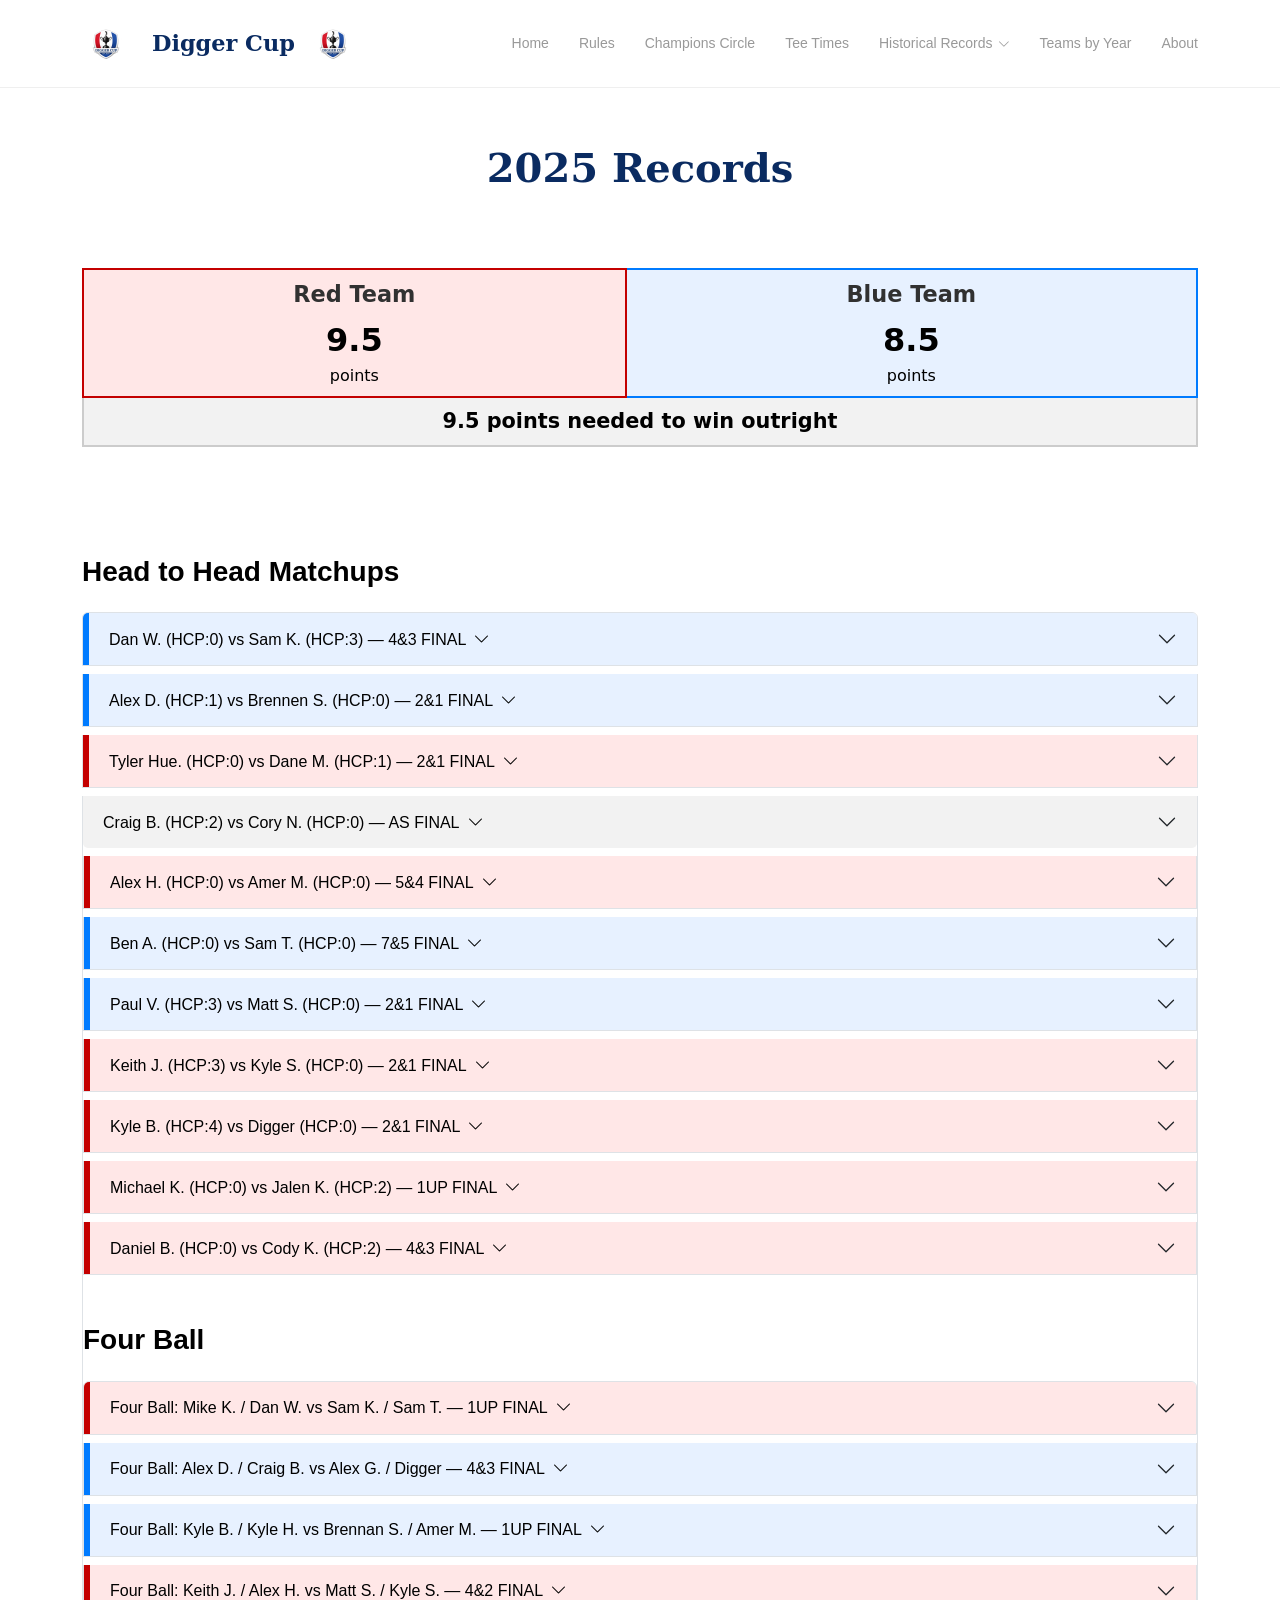
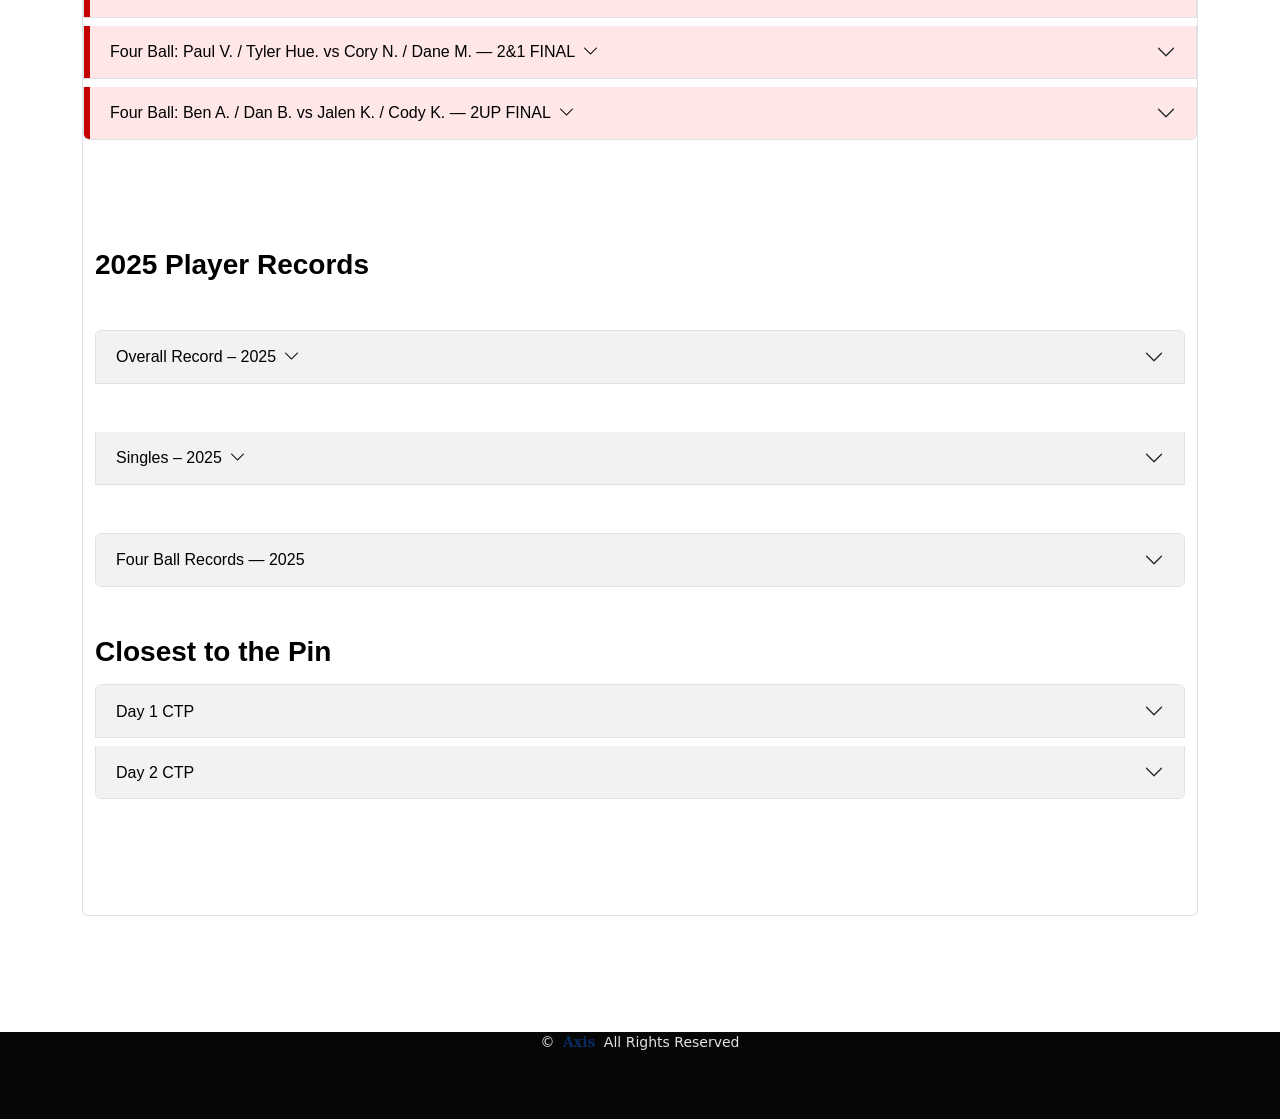
<file: 2025-records.html>
<!DOCTYPE html>
<html lang="en">

<head>
    <meta charset="utf-8">
    <meta content="width=device-width, initial-scale=1.0" name="viewport">

    <title>Digger Cup: 2025 Records</title>

    <link href="photos/favicon3.ico" rel="icon">
    <link href="photos/favicon3.ico" rel="apple-touch-icon">

    <link href="assets/vendor/bootstrap/css/bootstrap.min.css" rel="stylesheet">
    <link rel="stylesheet" href="https://cdn.jsdelivr.net/npm/bootstrap-icons@1.11.3/font/bootstrap-icons.css">
    <link rel="stylesheet" href="https://cdn.datatables.net/1.13.6/css/dataTables.bootstrap5.min.css">
    <link href="assets/css/main.css" rel="stylesheet">
    <link href="https://fonts.cdnfonts.com/css/dejavu-serif" rel="stylesheet">

    <style>
        .accordion-button {
            background-color: #f2f2f2 !important;
            color: #000 !important;
        }

            .accordion-button:not(.collapsed) {
                background-color: #e6e6e6 !important;
                color: #000 !important;
            }

            .accordion-button:focus {
                box-shadow: none !important;
            }

        /* Highlight colors for matchups */
        .match-blue .accordion-button {
            background-color: #e7f1ff !important;
            border-left: 6px solid #007BFF;
        }

        .match-red .accordion-button {
            background-color: #ffe7e7 !important;
            border-left: 6px solid #C40000;
        }

        /* Extend highlight color to scorecard "Hole" row */
        .match-blue .scorecard-table th.hole-header,
        .match-blue .scorecard-table td.hole-header {
            background-color: #e7f1ff !important;
        }

        .match-red .scorecard-table th.hole-header,
        .match-red .scorecard-table td.hole-header {
            background-color: #ffe7e7 !important;
        }

        /* Scorecard table styling */
        .scorecard-table {
            width: 100%;
            border-collapse: collapse;
            text-align: center;
            font-size: 14px;
        }

            .scorecard-table th,
            .scorecard-table td {
                border: 1px solid #ccc;
                padding: 6px;
            }

        .winner-red {
            background-color: #ffcccc;
            font-weight: bold;
        }

        .winner-blue {
            background-color: #cce0ff;
            font-weight: bold;
        }

        .standings-row td {
            font-weight: bold;
            background-color: #f7f7f7;
        }
    </style>

    <!-- Google tag (gtag.js) -->
    <script async src="https://www.googletagmanager.com/gtag/js?id=G-3GDKTWPB8H"></script>
    <script>
        window.dataLayer = window.dataLayer || [];
        function gtag() { dataLayer.push(arguments); }
        gtag('js', new Date());

        gtag('config', 'G-3GDKTWPB8H');
    </script>


</head>



<body class="starter-page-page">

    <header id="header" class="header d-flex align-items-center sticky-top">
        <div class="container-fluid container-xl d-flex align-items-center justify-content-between">

            <!-- Logo -->
            <a href="index.html" class="logo d-flex align-items-center">
                <img src="photos/Digger Cup Transparent Logo.png" style="height:40px;">
                <h1 class="sitename ms-2 me-2">Digger Cup</h1>
                <img src="photos/Digger Cup Transparent Logo.png" style="height:40px;">
            </a>
            <div>

               <!-- Desktop Nav -->
<nav id="navmenu" class="navmenu">
  <ul>
    <li><a href="index.html">Home</a></li>
    <li><a href="Rules.html">Rules</a></li>
    <li><a href="Champions Circle.html">Champions Circle</a></li>
    <li><a href="Tee Times.html">Tee Times</a></li>

    <li class="dropdown">
      <a href="#" class="toggle-dropdown">
        <span>Historical Records</span>
        <i class="bi bi-chevron-down dropdown-indicator"></i>
      </a>
      <ul>
        <li><a href="2025-records.html" class="active">2025 Records</a></li>
        <li><a href="2024-records.html">2024 Records</a></li>
        <li><a href="Historical Records.html">Historical Records</a></li>
      </ul>
    </li>

    <li><a href="Teams by Year.html">Teams by Year</a></li>
    <li><a href="About.html">About</a></li>
  </ul>
</nav>



                <!-- Mobile nav toggle -->
                <i class="mobile-nav-toggle d-xl-none bi bi-list"></i>

            </div>
    </header>

    <nav id="navmenu-mobile" class="mobile-nav"></nav>
    <div class="mobile-nav-overly"></div>



    <main class="main">

        <div class="page-title">
            <div class="title-wrapper">
                <h1>2025 Records</h1>
            </div>
        </div>

        <!-- ========================= -->
        <!-- 2025 Points Summary -->
        <!-- ========================= -->
        <div class="container my-4">
            <table class="table table-bordered text-center align-middle" style="font-size: 1.25rem; font-weight:600;">
                <tr>
                    <td style="background:#ffe7e7; border:2px solid #C40000;">
                        <div style="font-size:1.4rem; font-weight:700;">
                            <a href="Teams%20by%20Year.html#red2025">Red Team</a>

                        </div>
                        <div style="font-size:2rem; font-weight:800; margin-top:4px;">9.5</div>
                        <div style="font-size:1rem; font-weight:500;">points</div>
                    </td>

                    <td style="background:#e7f1ff; border:2px solid #007BFF;">
                        <div style="font-size:1.4rem; font-weight:700;">
                            <a href="Teams%20by%20Year.html#blue2025">Blue Team</a>

                        </div>
                        <div style="font-size:2rem; font-weight:800; margin-top:4px;">8.5</div>
                        <div style="font-size:1rem; font-weight:500;">points</div>
                    </td>
                </tr>

                <tr>
                    <td colspan="2" style="background:#f2f2f2; border:2px solid #ccc; font-size:1.3rem; font-weight:700;">
                        9.5 points needed to win outright
                    </td>
                </tr>
            </table>
        </div>





        <section class="container my-5">
            <h3 class="mb-4" style="font-weight:700;">Head to Head Matchups</h3>

            <div class="accordion" id="matchups2025">

                <!-- 1 — BLUE -->
                <div class="accordion-item my-2 match-blue">

                    <h2 class="accordion-header" id="match1">
                        <button class="accordion-button collapsed" type="button"
                                data-bs-toggle="collapse" data-bs-target="#collapseMatch1">
                            Dan W. (HCP:0) vs Sam K. (HCP:3) — 4&3 FINAL
                            <i class="bi bi-chevron-down ms-2"></i>
                        </button>
                    </h2>

                    <div id="collapseMatch1" class="accordion-collapse collapse"
                         data-bs-parent="#matchups2025">

                        <div class="accordion-body">

                            <div class="mt-3">

                                <!-- FRONT 9 -->
                                <h5><strong>Front Nine</strong></h5>
                                <table class="scorecard-table mb-4">
                                    <tr>
                                        <th class="hole-header">Hole</th>
                                        <td class="hole-header">1</td>
                                        <td class="hole-header">2</td>
                                        <td class="hole-header">3</td>
                                        <td class="hole-header">4</td>
                                        <td class="hole-header">5</td>
                                        <td class="hole-header">6</td>
                                        <td class="hole-header">7</td>
                                        <td class="hole-header">8</td>
                                        <td class="hole-header">9</td>
                                        <td class="hole-header">Out</td>
                                    </tr>

                                    <tr>
                                        <th>Par</th>
                                        <td>4</td>
                                        <td>4</td>
                                        <td>4</td>
                                        <td>3</td>
                                        <td>5</td>
                                        <td>4</td>
                                        <td>4</td>
                                        <td>4</td>
                                        <td>5</td>
                                        <td>36</td>
                                    </tr>

                                    <tr>
                                        <th>Dan</th>
                                        <td>5</td>
                                        <td>5</td>
                                        <td class="winner-red">3</td>
                                        <td>4</td>
                                        <td>5</td>
                                        <td>5</td>
                                        <td>4</td>
                                        <td class="winner-red">4</td>
                                        <td>5</td>
                                        <td>40</td>
                                    </tr>

                                    <tr>
                                        <th>Sam</th>
                                        <td class="winner-blue">4</td>
                                        <td class="winner-blue">4</td>
                                        <td>4</td>
                                        <td>4</td>
                                        <td class="winner-blue">4</td>
                                        <td>5</td>
                                        <td class="winner-blue">3</td>
                                        <td>6</td>
                                        <td class="winner-blue">4</td>
                                        <td>38</td>
                                    </tr>

                                    <tr class="standings-row">
                                        <th>Standings</th>
                                        <td>1UP</td>
                                        <td>2UP</td>
                                        <td>1UP</td>
                                        <td>1UP</td>
                                        <td>2UP</td>
                                        <td>2UP</td>
                                        <td>3UP</td>
                                        <td>2UP</td>
                                        <td>3UP</td>
                                        <td></td>
                                    </tr>
                                </table>

                                <!-- BACK 9 -->
                                <h5><strong>Back Nine</strong></h5>
                                <table class="scorecard-table">
                                    <tr>
                                        <th class="hole-header">Hole</th>
                                        <td class="hole-header">10</td>
                                        <td class="hole-header">11</td>
                                        <td class="hole-header">12</td>
                                        <td class="hole-header">13</td>
                                        <td class="hole-header">14</td>
                                        <td class="hole-header">15</td>
                                        <td class="hole-header">16</td>
                                        <td class="hole-header">17</td>
                                        <td class="hole-header">18</td>
                                        <td class="hole-header">In</td>
                                    </tr>

                                    <tr>
                                        <th>Par</th>
                                        <td>4</td>
                                        <td>4</td>
                                        <td>4</td>
                                        <td>4</td>
                                        <td>5</td>
                                        <td>3</td>
                                        <td>4</td>
                                        <td>3</td>
                                        <td>5</td>
                                        <td>36</td>
                                    </tr>

                                    <tr>
                                        <th>Dan</th>
                                        <td>4</td>
                                        <td>5</td>
                                        <td>4</td>
                                        <td class="winner-red">3</td>
                                        <td>5</td>
                                        <td>5</td>
                                        <td>-</td>
                                        <td>-</td>
                                        <td>-</td>
                                        <td>26</td>
                                    </tr>

                                    <tr>
                                        <th>Sam</th>
                                        <td>4</td>
                                        <td>5</td>
                                        <td>4</td>
                                        <td>4</td>
                                        <td class="winner-blue">4</td>
                                        <td class="winner-blue">3</td>
                                        <td>-</td>
                                        <td>-</td>
                                        <td>-</td>
                                        <td>24</td>
                                    </tr>

                                    <tr class="standings-row">
                                        <th>Standings</th>
                                        <td>3UP</td>
                                        <td>3UP</td>
                                        <td>3UP</td>
                                        <td>2UP</td>
                                        <td>3UP</td>
                                        <td>4&3</td>
                                        <td></td>
                                        <td></td>
                                        <td></td>
                                        <td></td>
                                    </tr>
                                </table>

                            </div>

                        </div>
                    </div>

                </div>

                <!-- 2 — BLUE -->
                <div class="accordion-item my-2 match-blue">
                    <h2 class="accordion-header" id="match2">
                        <button class="accordion-button collapsed" type="button"
                                data-bs-toggle="collapse" data-bs-target="#collapseMatch2">
                            Alex D. (HCP:1) vs Brennen S. (HCP:0) — 2&1 FINAL
                            <i class="bi bi-chevron-down ms-2"></i>
                        </button>
                    </h2>
                    <div id="collapseMatch2" class="accordion-collapse collapse" data-bs-parent="#matchups2025">
                        <div class="accordion-body">
                            <div class="mt-3">

                                <!-- FRONT 9 -->
                                <h5><strong>Front Nine</strong></h5>
                                <table class="scorecard-table mb-4">

                                    <tr>
                                        <th class="hole-header">Hole</th>
                                        <td class="hole-header">1</td>
                                        <td class="hole-header">2</td>
                                        <td class="hole-header">3</td>
                                        <td class="hole-header">4</td>
                                        <td class="hole-header">5</td>
                                        <td class="hole-header">6</td>
                                        <td class="hole-header">7</td>
                                        <td class="hole-header">8</td>
                                        <td class="hole-header">9</td>
                                        <td class="hole-header">Out</td>
                                    </tr>

                                    <tr>
                                        <th>Par</th>
                                        <td>4</td>
                                        <td>4</td>
                                        <td>4</td>
                                        <td>3</td>
                                        <td>5</td>
                                        <td>4</td>
                                        <td>4</td>
                                        <td>5</td>
                                        <td>3</td>
                                        <td>36</td>
                                    </tr>

                                    <tr>
                                        <th>Alex</th>
                                        <td>6</td>
                                        <td>6</td>
                                        <td class="winner-red">5</td>
                                        <td class="winner-red">4</td>
                                        <td>6</td>
                                        <td>6</td>
                                        <td class="winner-red">4</td>
                                        <td>6</td>
                                        <td>7</td>
                                        <td>50</td>
                                    </tr>

                                    <tr>
                                        <th>Brennen</th>
                                        <td class="winner-blue">5</td>
                                        <td class="winner-blue">5</td>
                                        <td>6</td>
                                        <td>5</td>
                                        <td>6</td>
                                        <td>6</td>
                                        <td>5</td>
                                        <td class="winner-blue">5</td>
                                        <td class="winner-blue">4</td>
                                        <td>47</td>
                                    </tr>

                                    <tr class="standings-row">
                                        <th>Standings</th>
                                        <td>1UP</td>
                                        <td>2UP</td>
                                        <td>1UP</td>
                                        <td>AS</td>
                                        <td>AS</td>
                                        <td>AS</td>
                                        <td>1UP (Alex)</td>
                                        <td>AS</td>
                                        <td>1UP (Brennen)</td>
                                        <td></td>
                                    </tr>

                                </table>

                                <!-- BACK 9 -->
                                <h5><strong>Back Nine</strong></h5>
                                <table class="scorecard-table">

                                    <tr>
                                        <th class="hole-header">Hole</th>
                                        <td class="hole-header">10</td>
                                        <td class="hole-header">11</td>
                                        <td class="hole-header">12</td>
                                        <td class="hole-header">13</td>
                                        <td class="hole-header">14</td>
                                        <td class="hole-header">15</td>
                                        <td class="hole-header">16</td>
                                        <td class="hole-header">17</td>
                                        <td class="hole-header">18</td>
                                        <td class="hole-header">In</td>
                                    </tr>

                                    <tr>
                                        <th>Par</th>
                                        <td>4</td>
                                        <td>4</td>
                                        <td>4</td>
                                        <td>4</td>
                                        <td>5</td>
                                        <td>3</td>
                                        <td>4</td>
                                        <td>5</td>
                                        <td>3</td>
                                        <td>36</td>
                                    </tr>

                                    <tr>
                                        <th>Alex</th>
                                        <td>9</td>
                                        <td class="winner-red">5</td>
                                        <td>8</td>
                                        <td>9</td>
                                        <td>7</td>
                                        <td class="winner-red">4</td>
                                        <td class="winner-red">5</td>
                                        <td>9</td>
                                        <td>-</td>
                                        <td>56</td>
                                    </tr>

                                    <tr>
                                        <th>Brennen</th>
                                        <td class="winner-blue">4</td>
                                        <td>6</td>
                                        <td class="winner-blue">8</td>
                                        <td class="winner-blue">8</td>
                                        <td class="winner-blue">6</td>
                                        <td>5</td>
                                        <td>6</td>
                                        <td class="winner-blue">4</td>
                                        <td>-</td>
                                        <td>47</td>
                                    </tr>

                                    <tr class="standings-row">
                                        <th>Standings</th>
                                        <td>2UP</td>
                                        <td>1UP</td>
                                        <td>2UP</td>
                                        <td>3UP</td>
                                        <td>2UP</td>
                                        <td>1UP</td>
                                        <td>2UP</td>
                                        <td>2&1</td>
                                        <td></td>
                                        <td></td>
                                    </tr>

                                </table>

                            </div>

                        </div>
                    </div>

                </div>

                <!-- 3 — RED -->
                <div class="accordion-item my-2 match-red">
                    <h2 class="accordion-header" id="match3">
                        <button class="accordion-button collapsed" type="button"
                                data-bs-toggle="collapse" data-bs-target="#collapseMatch3">
                            Tyler Hue. (HCP:0) vs Dane M. (HCP:1) — 2&1 FINAL
                            <i class="bi bi-chevron-down ms-2"></i>
                        </button>
                    </h2>
                    <div id="collapseMatch3" class="accordion-collapse collapse" data-bs-parent="#matchups2025">
                        <div class="accordion-body">
                            <div class="mt-3">

                                <!-- FRONT 9 -->
                                <h5><strong>Front Nine</strong></h5>
                                <table class="scorecard-table mb-4">

                                    <tr>
                                        <th class="hole-header">Hole</th>
                                        <td class="hole-header">1</td>
                                        <td class="hole-header">2</td>
                                        <td class="hole-header">3</td>
                                        <td class="hole-header">4</td>
                                        <td class="hole-header">5</td>
                                        <td class="hole-header">6</td>
                                        <td class="hole-header">7</td>
                                        <td class="hole-header">8</td>
                                        <td class="hole-header">9</td>
                                        <td class="hole-header">Out</td>
                                    </tr>

                                    <tr>
                                        <th>Par</th>
                                        <td>4</td>
                                        <td>4</td>
                                        <td>4</td>
                                        <td>3</td>
                                        <td>5</td>
                                        <td>4</td>
                                        <td>4</td>
                                        <td>3</td>
                                        <td>5</td>
                                        <td>36</td>
                                    </tr>

                                    <tr>
                                        <th>Tyler</th>
                                        <td>6</td>
                                        <td>7</td>
                                        <td>5</td>
                                        <td class="winner-red">4</td>
                                        <td>8</td>
                                        <td>8</td>
                                        <td>6</td>
                                        <td class="winner-red">5</td>
                                        <td>8</td>
                                        <td>57</td>
                                    </tr>

                                    <tr>
                                        <th>Dane</th>
                                        <td class="winner-blue">5</td>
                                        <td class="winner-blue">6</td>
                                        <td>5</td>
                                        <td>5</td>
                                        <td>8</td>
                                        <td class="winner-blue">7</td>
                                        <td class="winner-blue">4</td>
                                        <td>7</td>
                                        <td class="winner-blue">6</td>
                                        <td>53</td>
                                    </tr>

                                    <tr class="standings-row">
                                        <th>Standings</th>
                                        <td>1UP</td>
                                        <td>2UP</td>
                                        <td>2UP</td>
                                        <td>1UP</td>
                                        <td>1UP</td>
                                        <td>2UP</td>
                                        <td>3UP</td>
                                        <td>2UP</td>
                                        <td>3UP</td>
                                        <td></td>
                                    </tr>

                                </table>

                                <!-- BACK 9 -->
                                <h5><strong>Back Nine</strong></h5>
                                <table class="scorecard-table">

                                    <tr>
                                        <th class="hole-header">Hole</th>
                                        <td class="hole-header">10</td>
                                        <td class="hole-header">11</td>
                                        <td class="hole-header">12</td>
                                        <td class="hole-header">13</td>
                                        <td class="hole-header">14</td>
                                        <td class="hole-header">15</td>
                                        <td class="hole-header">16</td>
                                        <td class="hole-header">17</td>
                                        <td class="hole-header">18</td>
                                        <td class="hole-header">In</td>
                                    </tr>

                                    <tr>
                                        <th>Par</th>
                                        <td>4</td>
                                        <td>4</td>
                                        <td>4</td>
                                        <td>4</td>
                                        <td>5</td>
                                        <td>4</td>
                                        <td>3</td>
                                        <td>4</td>
                                        <td>5</td>
                                        <td>36</td>
                                    </tr>

                                    <tr>
                                        <th>Tyler</th>
                                        <td>6</td>
                                        <td class="winner-red">5</td>
                                        <td>7</td>
                                        <td class="winner-red">6</td>
                                        <td class="winner-red">6</td>
                                        <td class="winner-red">3</td>
                                        <td class="winner-red">6</td>
                                        <td class="winner-red">4</td>
                                        <td class="winner-red">6</td>
                                        <td>49</td>
                                    </tr>

                                    <tr>
                                        <th>Dane</th>
                                        <td>6</td>
                                        <td>6</td>
                                        <td class="winner-blue">5</td>
                                        <td>7</td>
                                        <td class="winner-blue">8</td>
                                        <td>5</td>
                                        <td>7</td>
                                        <td>6</td>
                                        <td>7</td>
                                        <td>57</td>
                                    </tr>

                                    <tr class="standings-row">
                                        <th>Standings</th>
                                        <td>3UP</td>
                                        <td>2UP</td>
                                        <td>3UP</td>
                                        <td>2UP</td>
                                        <td>1UP</td>
                                        <td>AS</td>
                                        <td>1UP</td>
                                        <td>2&1</td>
                                        <td></td>
                                        <td></td>
                                    </tr>

                                </table>

                            </div>

                        </div>
                    </div>

                </div>


                <!-- 4 — NO CHANGE -->
                <div class="accordion-item my-2">
                    <h2 class="accordion-header" id="match4">
                        <button class="accordion-button collapsed" type="button"
                                data-bs-toggle="collapse" data-bs-target="#collapseMatch4">
                            Craig B. (HCP:2) vs Cory N. (HCP:0) — AS FINAL
                            <i class="bi bi-chevron-down ms-2"></i>
                        </button>
                    </h2>
                    <div id="collapseMatch4" class="accordion-collapse collapse" data-bs-parent="#matchups2025">
                        <div class="accordion-body">
                            <div class="mt-3">

                                <!-- FRONT 9 -->
                                <h5><strong>Front Nine</strong></h5>
                                <table class="scorecard-table mb-4">

                                    <tr>
                                        <th class="hole-header">Hole</th>
                                        <td class="hole-header">1</td>
                                        <td class="hole-header">2</td>
                                        <td class="hole-header">3</td>
                                        <td class="hole-header">4</td>
                                        <td class="hole-header">5</td>
                                        <td class="hole-header">6</td>
                                        <td class="hole-header">7</td>
                                        <td class="hole-header">8</td>
                                        <td class="hole-header">9</td>
                                        <td class="hole-header">Out</td>
                                    </tr>

                                    <tr>
                                        <th>Par</th>
                                        <td>4</td>
                                        <td>4</td>
                                        <td>4</td>
                                        <td>3</td>
                                        <td>5</td>
                                        <td>4</td>
                                        <td>4</td>
                                        <td>4</td>
                                        <td>4</td>
                                        <td>36</td>
                                    </tr>

                                    <tr>
                                        <th>Craig</th>
                                        <td class="winner-red">5</td>
                                        <td>5</td>
                                        <td class="winner-red">4</td>
                                        <td class="winner-red">4</td>
                                        <td>6</td>
                                        <td>4</td>
                                        <td>4</td>
                                        <td>7</td>
                                        <td>7</td>
                                        <td>46</td>
                                    </tr>

                                    <tr>
                                        <th>Cory</th>
                                        <td>6</td>
                                        <td>5</td>
                                        <td>6</td>
                                        <td>5</td>
                                        <td class="winner-blue">5</td>
                                        <td>4</td>
                                        <td class="winner-blue">3</td>
                                        <td class="winner-blue">4</td>
                                        <td class="winner-blue">5</td>
                                        <td>43</td>
                                    </tr>

                                    <tr class="standings-row">
                                        <th>Standings</th>
                                        <td>1UP</td>
                                        <td>1UP</td>
                                        <td>2UP</td>
                                        <td>3UP</td>
                                        <td>2UP</td>
                                        <td>2UP</td>
                                        <td>1UP</td>
                                        <td>AS</td>
                                        <td>1UP</td>
                                        <td></td>
                                    </tr>

                                </table>

                                <!-- BACK 9 -->
                                <h5><strong>Back Nine</strong></h5>
                                <table class="scorecard-table">

                                    <tr>
                                        <th class="hole-header">Hole</th>
                                        <td class="hole-header">10</td>
                                        <td class="hole-header">11</td>
                                        <td class="hole-header">12</td>
                                        <td class="hole-header">13</td>
                                        <td class="hole-header">14</td>
                                        <td class="hole-header">15</td>
                                        <td class="hole-header">16</td>
                                        <td class="hole-header">17</td>
                                        <td class="hole-header">18</td>
                                        <td class="hole-header">In</td>
                                    </tr>

                                    <tr>
                                        <th>Par</th>
                                        <td>4</td>
                                        <td>4</td>
                                        <td>4</td>
                                        <td>4</td>
                                        <td>5</td>
                                        <td>3</td>
                                        <td>4</td>
                                        <td>3</td>
                                        <td>5</td>
                                        <td>36</td>
                                    </tr>

                                    <tr>
                                        <th>Craig</th>
                                        <td class="winner-red">5</td>
                                        <td>8</td>
                                        <td>5</td>
                                        <td class="winner-red">4</td>
                                        <td class="winner-red">6</td>
                                        <td>4</td>
                                        <td class="winner-red">4</td>
                                        <td>4</td>
                                        <td>7</td>
                                        <td>47</td>
                                    </tr>

                                    <tr>
                                        <th>Cory</th>
                                        <td>6</td>
                                        <td class="winner-blue">5</td>
                                        <td class="winner-blue">4</td>
                                        <td>5</td>
                                        <td>7</td>
                                        <td>4</td>
                                        <td>7</td>
                                        <td>4</td>
                                        <td class="winner-blue">6</td>
                                        <td>48</td>
                                    </tr>

                                    <tr class="standings-row">
                                        <th>Standings</th>
                                        <td>AS</td>
                                        <td>1UP</td>
                                        <td>2UP</td>
                                        <td>1UP</td>
                                        <td>AS</td>
                                        <td>AS</td>
                                        <td>1UP</td>
                                        <td>1UP</td>
                                        <td>AS</td>
                                        <td></td>
                                    </tr>

                                </table>

                            </div>

                        </div>
                    </div>


                    <!-- 5 — RED -->
                    <div class="accordion-item my-2 match-red">
                        <h2 class="accordion-header" id="match5">
                            <button class="accordion-button collapsed" type="button"
                                    data-bs-toggle="collapse" data-bs-target="#collapseMatch5">
                                Alex H. (HCP:0) vs Amer M. (HCP:0) — 5&4 FINAL
                                <i class="bi bi-chevron-down ms-2"></i>
                            </button>
                        </h2>
                        <div id="collapseMatch5" class="accordion-collapse collapse" data-bs-parent="#matchups2025">
                            <div class="accordion-body">
                                <div class="mt-3">

                                    <!-- FRONT 9 -->
                                    <h5><strong>Front Nine</strong></h5>
                                    <table class="scorecard-table mb-4">

                                        <tr>
                                            <th class="hole-header">Hole</th>
                                            <td class="hole-header">1</td>
                                            <td class="hole-header">2</td>
                                            <td class="hole-header">3</td>
                                            <td class="hole-header">4</td>
                                            <td class="hole-header">5</td>
                                            <td class="hole-header">6</td>
                                            <td class="hole-header">7</td>
                                            <td class="hole-header">8</td>
                                            <td class="hole-header">9</td>
                                            <td class="hole-header">Out</td>
                                        </tr>

                                        <tr>
                                            <th>Par</th>
                                            <td>4</td>
                                            <td>4</td>
                                            <td>4</td>
                                            <td>3</td>
                                            <td>5</td>
                                            <td>4</td>
                                            <td>4</td>
                                            <td>3</td>
                                            <td>5</td>
                                            <td>36</td>
                                        </tr>

                                        <tr>
                                            <th>Alex</th>
                                            <td class="winner-red">4</td>
                                            <td class="winner-red">6</td>
                                            <td class="winner-red">6</td>
                                            <td class="winner-red">4</td>
                                            <td>6</td>
                                            <td>7</td>
                                            <td>4</td>
                                            <td>6</td>
                                            <td>7</td>
                                            <td>50</td>
                                        </tr>

                                        <tr>
                                            <th>Amer</th>
                                            <td>5</td>
                                            <td>8</td>
                                            <td>7</td>
                                            <td>5</td>
                                            <td class="winner-blue">5</td>
                                            <td>7</td>
                                            <td>4</td>
                                            <td class="winner-blue">5</td>
                                            <td>7</td>
                                            <td>53</td>
                                        </tr>

                                        <tr class="standings-row">
                                            <th>Standings</th>
                                            <td>1UP</td>
                                            <td>2UP</td>
                                            <td>3UP</td>
                                            <td>4UP</td>
                                            <td>3UP</td>
                                            <td>3UP</td>
                                            <td>3UP</td>
                                            <td>2UP</td>
                                            <td>2UP</td>
                                            <td></td>
                                        </tr>

                                    </table>

                                    <!-- BACK 9 -->
                                    <h5><strong>Back Nine</strong></h5>
                                    <table class="scorecard-table">

                                        <tr>
                                            <th class="hole-header">Hole</th>
                                            <td class="hole-header">10</td>
                                            <td class="hole-header">11</td>
                                            <td class="hole-header">12</td>
                                            <td class="hole-header">13</td>
                                            <td class="hole-header">14</td>
                                            <td class="hole-header">15</td>
                                            <td class="hole-header">16</td>
                                            <td class="hole-header">17</td>
                                            <td class="hole-header">18</td>
                                            <td class="hole-header">In</td>
                                        </tr>

                                        <tr>
                                            <th>Par</th>
                                            <td>4</td>
                                            <td>4</td>
                                            <td>4</td>
                                            <td>4</td>
                                            <td>5</td>
                                            <td>3</td>
                                            <td>4</td>
                                            <td>3</td>
                                            <td>5</td>
                                            <td>36</td>
                                        </tr>

                                        <tr>
                                            <th>Alex</th>
                                            <td class="winner-red">6</td>
                                            <td class="winner-red">4</td>
                                            <td>5</td>
                                            <td class="winner-red">4</td>
                                            <td class="winner-red">5</td>
                                            <td>-</td>
                                            <td>-</td>
                                            <td>-</td>
                                            <td>-</td>
                                            <td>24</td>
                                        </tr>

                                        <tr>
                                            <th>Amer</th>
                                            <td>7</td>
                                            <td>5</td>
                                            <td class="winner-blue">4</td>
                                            <td>5</td>
                                            <td>6</td>
                                            <td>-</td>
                                            <td>-</td>
                                            <td>-</td>
                                            <td>-</td>
                                            <td>27</td>
                                        </tr>

                                        <tr class="standings-row">
                                            <th>Standings</th>
                                            <td>3UP</td>
                                            <td>4UP</td>
                                            <td>3UP</td>
                                            <td>4UP</td>
                                            <td>5&4</td>
                                            <td></td>
                                            <td></td>
                                            <td></td>
                                            <td></td>
                                            <td></td>
                                        </tr>

                                    </table>

                                </div>

                            </div>
                        </div>

                    </div>

                    <!-- 6 — BLUE -->
                    <div class="accordion-item my-2 match-blue">
                        <h2 class="accordion-header" id="match6">
                            <button class="accordion-button collapsed" type="button"
                                    data-bs-toggle="collapse" data-bs-target="#collapseMatch6">
                                Ben A. (HCP:0) vs Sam T. (HCP:0) — 7&5 FINAL
                                <i class="bi bi-chevron-down ms-2"></i>
                            </button>
                        </h2>
                        <div id="collapseMatch6" class="accordion-collapse collapse" data-bs-parent="#matchups2025">
                            <div class="accordion-body">
                                <div class="mt-3">

                                    <!-- FRONT 9 -->
                                    <h5><strong>Front Nine</strong></h5>
                                    <table class="scorecard-table mb-4">

                                        <tr>
                                            <th class="hole-header">Hole</th>
                                            <td class="hole-header">1</td>
                                            <td class="hole-header">2</td>
                                            <td class="hole-header">3</td>
                                            <td class="hole-header">4</td>
                                            <td class="hole-header">5</td>
                                            <td class="hole-header">6</td>
                                            <td class="hole-header">7</td>
                                            <td class="hole-header">8</td>
                                            <td class="hole-header">9</td>
                                            <td class="hole-header">Out</td>
                                        </tr>

                                        <tr>
                                            <th>Par</th>
                                            <td>4</td>
                                            <td>4</td>
                                            <td>4</td>
                                            <td>3</td>
                                            <td>5</td>
                                            <td>4</td>
                                            <td>4</td>
                                            <td>4</td>
                                            <td>4</td>
                                            <td>36</td>
                                        </tr>

                                        <tr>
                                            <th>Ben</th>
                                            <td class="winner-red">4</td>
                                            <td>6</td>
                                            <td>4</td>
                                            <td>4</td>
                                            <td class="winner-red">5</td>
                                            <td>6</td>
                                            <td>4</td>
                                            <td>6</td>
                                            <td>6</td>
                                            <td>45</td>
                                        </tr>

                                        <tr>
                                            <th>Sam</th>
                                            <td>5</td>
                                            <td class="winner-blue">5</td>
                                            <td>4</td>
                                            <td class="winner-blue">3</td>
                                            <td>6</td>
                                            <td class="winner-blue">5</td>
                                            <td>4</td>
                                            <td class="winner-blue">5</td>
                                            <td class="winner-blue">5</td>
                                            <td>42</td>
                                        </tr>

                                        <tr class="standings-row">
                                            <th>Standings</th>
                                            <td>1UP</td>
                                            <td>AS</td>
                                            <td>AS</td>
                                            <td>1UP</td>
                                            <td>AS</td>
                                            <td>1UP</td>
                                            <td>1UP</td>
                                            <td>2UP</td>
                                            <td>3UP</td>
                                            <td></td>
                                        </tr>

                                    </table>


                                    <!-- BACK 9 -->
                                    <h5><strong>Back Nine</strong></h5>
                                    <table class="scorecard-table">

                                        <tr>
                                            <th class="hole-header">Hole</th>
                                            <td class="hole-header">10</td>
                                            <td class="hole-header">11</td>
                                            <td class="hole-header">12</td>
                                            <td class="hole-header">13</td>
                                            <td class="hole-header">14</td>
                                            <td class="hole-header">15</td>
                                            <td class="hole-header">16</td>
                                            <td class="hole-header">17</td>
                                            <td class="hole-header">18</td>
                                            <td class="hole-header">In</td>
                                        </tr>

                                        <tr>
                                            <th>Par</th>
                                            <td>4</td>
                                            <td>4</td>
                                            <td>4</td>
                                            <td>4</td>
                                            <td>5</td>
                                            <td>3</td>
                                            <td>4</td>
                                            <td>3</td>
                                            <td>5</td>
                                            <td>36</td>
                                        </tr>

                                        <tr>
                                            <th>Ben</th>
                                            <td>6</td>
                                            <td>5</td>
                                            <td>5</td>
                                            <td>5</td>
                                            <td>-</td>
                                            <td>-</td>
                                            <td>-</td>
                                            <td>-</td>
                                            <td>-</td>
                                            <td>21</td>
                                        </tr>

                                        <tr>
                                            <th>Sam</th>
                                            <td class="winner-blue">5</td>
                                            <td class="winner-blue">4</td>
                                            <td class="winner-blue">4</td>
                                            <td class="winner-blue">4</td>
                                            <td>-</td>
                                            <td>-</td>
                                            <td>-</td>
                                            <td>-</td>
                                            <td>-</td>
                                            <td>17</td>
                                        </tr>

                                        <tr class="standings-row">
                                            <th>Standings</th>
                                            <td>4UP</td>
                                            <td>5UP</td>
                                            <td>6UP</td>
                                            <td>7&5</td>
                                            <td></td>
                                            <td></td>
                                            <td></td>
                                            <td></td>
                                            <td></td>
                                            <td></td>
                                        </tr>

                                    </table>

                                </div>


                            </div>
                        </div>

                    </div>

                    <!-- 7 — BLUE -->
                    <div class="accordion-item my-2 match-blue">
                        <h2 class="accordion-header" id="match7">
                            <button class="accordion-button collapsed" type="button"
                                    data-bs-toggle="collapse" data-bs-target="#collapseMatch7">
                                Paul V. (HCP:3) vs Matt S. (HCP:0) — 2&1 FINAL
                                <i class="bi bi-chevron-down ms-2"></i>
                            </button>
                        </h2>
                        <div id="collapseMatch7" class="accordion-collapse collapse" data-bs-parent="#matchups2025">
                            <div class="accordion-body">
                                <div class="mt-3">

                                    <!-- FRONT 9 -->
                                    <h5><strong>Front Nine</strong></h5>
                                    <table class="scorecard-table mb-4">

                                        <tr>
                                            <th class="hole-header">Hole</th>
                                            <td class="hole-header">1</td>
                                            <td class="hole-header">2</td>
                                            <td class="hole-header">3</td>
                                            <td class="hole-header">4</td>
                                            <td class="hole-header">5</td>
                                            <td class="hole-header">6</td>
                                            <td class="hole-header">7</td>
                                            <td class="hole-header">8</td>
                                            <td class="hole-header">9</td>
                                            <td class="hole-header">Out</td>
                                        </tr>

                                        <tr>
                                            <th>Par</th>
                                            <td>4</td>
                                            <td>4</td>
                                            <td>4</td>
                                            <td>3</td>
                                            <td>5</td>
                                            <td>4</td>
                                            <td>4</td>
                                            <td>4</td>
                                            <td>4</td>
                                            <td>36</td>
                                        </tr>

                                        <tr>
                                            <th>Paul</th>
                                            <td>8</td>
                                            <td>6</td>
                                            <td>8</td>
                                            <td>4</td>
                                            <td class="winner-red">4</td>
                                            <td>5</td>
                                            <td>4</td>
                                            <td class="winner-red">5</td>
                                            <td class="winner-red">6</td>
                                            <td>50</td>
                                        </tr>

                                        <tr>
                                            <th>Matt</th>
                                            <td class="winner-blue">5</td>
                                            <td class="winner-blue">5</td>
                                            <td class="winner-blue">6</td>
                                            <td>4</td>
                                            <td>7</td>
                                            <td>5</td>
                                            <td>4</td>
                                            <td>7</td>
                                            <td>7</td>
                                            <td>50</td>
                                        </tr>

                                        <tr class="standings-row">
                                            <th>Standings</th>
                                            <td>1UP</td>
                                            <td>2UP</td>
                                            <td>3UP</td>
                                            <td>3UP</td>
                                            <td>2UP</td>
                                            <td>2UP</td>
                                            <td>2UP</td>
                                            <td>1UP</td>
                                            <td>AS</td>
                                            <td></td>
                                        </tr>

                                    </table>

                                    <!-- BACK 9 -->
                                    <h5><strong>Back Nine</strong></h5>
                                    <table class="scorecard-table">

                                        <tr>
                                            <th class="hole-header">Hole</th>
                                            <td class="hole-header">10</td>
                                            <td class="hole-header">11</td>
                                            <td class="hole-header">12</td>
                                            <td class="hole-header">13</td>
                                            <td class="hole-header">14</td>
                                            <td class="hole-header">15</td>
                                            <td class="hole-header">16</td>
                                            <td class="hole-header">17</td>
                                            <td class="hole-header">18</td>
                                            <td class="hole-header">In</td>
                                        </tr>

                                        <tr>
                                            <th>Par</th>
                                            <td>4</td>
                                            <td>4</td>
                                            <td>4</td>
                                            <td>4</td>
                                            <td>5</td>
                                            <td>3</td>
                                            <td>4</td>
                                            <td>4</td>
                                            <td>5</td>
                                            <td>36</td>
                                        </tr>

                                        <tr>
                                            <th>Paul</th>
                                            <td class="winner-red">4</td>
                                            <td>6</td>
                                            <td>6</td>
                                            <td>7</td>
                                            <td>7</td>
                                            <td class="winner-red">3</td>
                                            <td>7</td>
                                            <td>4</td>
                                            <td>-</td>
                                            <td>44</td>
                                        </tr>

                                        <tr>
                                            <th>Matt</th>
                                            <td>5</td>
                                            <td class="winner-blue">5</td>
                                            <td class="winner-blue">4</td>
                                            <td class="winner-blue">5</td>
                                            <td class="winner-blue">5</td>
                                            <td>4</td>
                                            <td>7</td>
                                            <td>4</td>
                                            <td>-</td>
                                            <td>39</td>
                                        </tr>

                                        <tr class="standings-row">
                                            <th>Standings</th>
                                            <td>1UP</td>
                                            <td>AS</td>
                                            <td>1UP</td>
                                            <td>2UP</td>
                                            <td>3UP</td>
                                            <td>2UP</td>
                                            <td>2UP</td>
                                            <td>2&1</td>
                                            <td></td>
                                            <td></td>
                                        </tr>

                                    </table>

                                </div>


                            </div>

                        </div>
                    </div>



                    <!-- 8 — RED -->
                    <div class="accordion-item my-2 match-red">
                        <h2 class="accordion-header" id="match8">
                            <button class="accordion-button collapsed" type="button"
                                    data-bs-toggle="collapse" data-bs-target="#collapseMatch8">
                                Keith J. (HCP:3) vs Kyle S. (HCP:0) — 2&1 FINAL
                                <i class="bi bi-chevron-down ms-2"></i>
                            </button>
                        </h2>
                        <div id="collapseMatch8" class="accordion-collapse collapse" data-bs-parent="#matchups2025">
                            <div class="accordion-body">
                                <div class="mt-3">

                                    <!-- FRONT 9 -->
                                    <h5><strong>Front Nine</strong></h5>
                                    <table class="scorecard-table mb-4">

                                        <tr>
                                            <th class="hole-header">Hole</th>
                                            <td class="hole-header">1</td>
                                            <td class="hole-header">2</td>
                                            <td class="hole-header">3</td>
                                            <td class="hole-header">4</td>
                                            <td class="hole-header">5</td>
                                            <td class="hole-header">6</td>
                                            <td class="hole-header">7</td>
                                            <td class="hole-header">8</td>
                                            <td class="hole-header">9</td>
                                            <td class="hole-header">Out</td>
                                        </tr>

                                        <tr>
                                            <th>Par</th>
                                            <td>4</td>
                                            <td>4</td>
                                            <td>4</td>
                                            <td>3</td>
                                            <td>5</td>
                                            <td>4</td>
                                            <td>4</td>
                                            <td>3</td>
                                            <td>5</td>
                                            <td>36</td>
                                        </tr>

                                        <tr>
                                            <th>Keith</th>
                                            <td>6</td>
                                            <td>5</td>
                                            <td>7</td>
                                            <td class="winner-red">4</td>
                                            <td class="winner-red">6</td>
                                            <td>5</td>
                                            <td class="winner-red">4</td>
                                            <td class="winner-red">6</td>
                                            <td>7</td>
                                            <td>50</td>
                                        </tr>

                                        <tr>
                                            <th>Kyle</th>
                                            <td>6</td>
                                            <td>5</td>
                                            <td class="winner-blue">6</td>
                                            <td>5</td>
                                            <td>8</td>
                                            <td>5</td>
                                            <td>5</td>
                                            <td>7</td>
                                            <td class="winner-blue">6</td>
                                            <td>53</td>
                                        </tr>

                                        <tr class="standings-row">
                                            <th>Standings</th>
                                            <td>AS</td>
                                            <td>AS</td>
                                            <td>1UP</td>
                                            <td>AS</td>
                                            <td>1UP</td>
                                            <td>1UP</td>
                                            <td>2UP</td>
                                            <td>3UP</td>
                                            <td>2UP</td>
                                            <td></td>
                                        </tr>

                                    </table>

                                    <!-- BACK 9 -->
                                    <h5><strong>Back Nine</strong></h5>
                                    <table class="scorecard-table">

                                        <tr>
                                            <th class="hole-header">Hole</th>
                                            <td class="hole-header">10</td>
                                            <td class="hole-header">11</td>
                                            <td class="hole-header">12</td>
                                            <td class="hole-header">13</td>
                                            <td class="hole-header">14</td>
                                            <td class="hole-header">15</td>
                                            <td class="hole-header">16</td>
                                            <td class="hole-header">17</td>
                                            <td class="hole-header">18</td>
                                            <td class="hole-header">In</td>
                                        </tr>

                                        <tr>
                                            <th>Par</th>
                                            <td>4</td>
                                            <td>4</td>
                                            <td>4</td>
                                            <td>4</td>
                                            <td>5</td>
                                            <td>3</td>
                                            <td>4</td>
                                            <td>3</td>
                                            <td>5</td>
                                            <td>36</td>
                                        </tr>

                                        <tr>
                                            <th>Keith</th>
                                            <td>6</td>
                                            <td class="winner-red">7</td>
                                            <td>5</td>
                                            <td>8</td>
                                            <td>6</td>
                                            <td class="winner-red">4</td>
                                            <td>4</td>
                                            <td class="winner-red">3</td>
                                            <td>-</td>
                                            <td>48</td>
                                        </tr>

                                        <tr>
                                            <th>Kyle</th>
                                            <td>6</td>
                                            <td>9</td>
                                            <td class="winner-blue">4</td>
                                            <td class="winner-blue">6</td>
                                            <td class="winner-blue">5</td>
                                            <td>5</td>
                                            <td>4</td>
                                            <td>4</td>
                                            <td>-</td>
                                            <td>43</td>
                                        </tr>

                                        <tr class="standings-row">
                                            <th>Standings</th>
                                            <td>2UP</td>
                                            <td>3UP</td>
                                            <td>2UP</td>
                                            <td>1UP</td>
                                            <td>AS</td>
                                            <td>1UP</td>
                                            <td>1UP</td>
                                            <td>2&1</td>
                                            <td></td>
                                            <td></td>
                                        </tr>

                                    </table>

                                </div>


                            </div>
                        </div>

                    </div>

                    <!-- 9 — RED -->
                    <div class="accordion-item my-2 match-red">
                        <h2 class="accordion-header" id="match9">
                            <button class="accordion-button collapsed" type="button"
                                    data-bs-toggle="collapse" data-bs-target="#collapseMatch9">
                                Kyle B. (HCP:4) vs Digger (HCP:0) — 2&1 FINAL
                                <i class="bi bi-chevron-down ms-2"></i>
                            </button>
                        </h2>
                        <div id="collapseMatch9" class="accordion-collapse collapse" data-bs-parent="#matchups2025">
                            <div class="accordion-body">
                                <div class="mt-3">

                                    <!-- FRONT 9 -->
                                    <h5><strong>Front Nine</strong></h5>
                                    <table class="scorecard-table mb-4">

                                        <tr>
                                            <th class="hole-header">Hole</th>
                                            <td class="hole-header">1</td>
                                            <td class="hole-header">2</td>
                                            <td class="hole-header">3</td>
                                            <td class="hole-header">4</td>
                                            <td class="hole-header">5</td>
                                            <td class="hole-header">6</td>
                                            <td class="hole-header">7</td>
                                            <td class="hole-header">8</td>
                                            <td class="hole-header">9</td>
                                            <td class="hole-header">Out</td>
                                        </tr>

                                        <tr>
                                            <th>Par</th>
                                            <td>4</td>
                                            <td>4</td>
                                            <td>4</td>
                                            <td>3</td>
                                            <td>5</td>
                                            <td>4</td>
                                            <td>3</td>
                                            <td>4</td>
                                            <td>5</td>
                                            <td>36</td>
                                        </tr>

                                        <tr>
                                            <th>Kyle</th>
                                            <td class="winner-red">5</td>
                                            <td class="winner-red">5</td>
                                            <td>5</td>
                                            <td>4</td>
                                            <td class="winner-red">5</td>
                                            <td>6</td>
                                            <td class="winner-red">4</td>
                                            <td class="winner-red">4</td>
                                            <td>7</td>
                                            <td>45</td>
                                        </tr>

                                        <tr>
                                            <th>Digger</th>
                                            <td>6</td>
                                            <td>6</td>
                                            <td class="winner-blue">4</td>
                                            <td>4</td>
                                            <td>7</td>
                                            <td>6</td>
                                            <td>5</td>
                                            <td>6</td>
                                            <td class="winner-blue">5</td>
                                            <td>49</td>
                                        </tr>

                                        <tr class="standings-row">
                                            <th>Standings</th>
                                            <td>1UP</td>
                                            <td>2UP</td>
                                            <td>1UP</td>
                                            <td>1UP</td>
                                            <td>2UP</td>
                                            <td>2UP</td>
                                            <td>3UP</td>
                                            <td>4UP</td>
                                            <td>3UP</td>
                                            <td></td>
                                        </tr>

                                    </table>

                                    <!-- BACK 9 -->
                                    <h5><strong>Back Nine</strong></h5>
                                    <table class="scorecard-table">

                                        <tr>
                                            <th class="hole-header">Hole</th>
                                            <td class="hole-header">10</td>
                                            <td class="hole-header">11</td>
                                            <td class="hole-header">12</td>
                                            <td class="hole-header">13</td>
                                            <td class="hole-header">14</td>
                                            <td class="hole-header">15</td>
                                            <td class="hole-header">16</td>
                                            <td class="hole-header">17</td>
                                            <td class="hole-header">18</td>
                                            <td class="hole-header">In</td>
                                        </tr>

                                        <tr>
                                            <th>Par</th>
                                            <td>4</td>
                                            <td>4</td>
                                            <td>4</td>
                                            <td>4</td>
                                            <td>5</td>
                                            <td>3</td>
                                            <td>4</td>
                                            <td>4</td>
                                            <td>5</td>
                                            <td>36</td>
                                        </tr>

                                        <tr>
                                            <th>Kyle</th>
                                            <td>6</td>
                                            <td class="winner-red">5</td>
                                            <td>5</td>
                                            <td class="winner-red">4</td>
                                            <td>7</td>
                                            <td>5</td>
                                            <td>6</td>
                                            <td class="winner-red">4</td>
                                            <td>-</td>
                                            <td>42</td>
                                        </tr>

                                        <tr>
                                            <th>Digger</th>
                                            <td class="winner-blue">5</td>
                                            <td>6</td>
                                            <td class="winner-blue">4</td>
                                            <td>5</td>
                                            <td>7</td>
                                            <td class="winner-blue">4</td>
                                            <td class="winner-blue">5</td>
                                            <td>5</td>
                                            <td>-</td>
                                            <td>41</td>
                                        </tr>

                                        <tr class="standings-row">
                                            <th>Standings</th>
                                            <td>2UP</td>
                                            <td>3UP</td>
                                            <td>2UP</td>
                                            <td>3UP</td>
                                            <td>3UP</td>
                                            <td>2UP</td>
                                            <td>1UP</td>
                                            <td>2&1</td>
                                            <td></td>
                                            <td></td>
                                        </tr>

                                    </table>

                                </div>


                            </div>
                        </div>

                    </div>

                    <!-- 11 — RED -->
                    <div class="accordion-item my-2 match-red">
                        <h2 class="accordion-header" id="match11">
                            <button class="accordion-button collapsed" type="button"
                                    data-bs-toggle="collapse" data-bs-target="#collapseMatch11">
                                Michael K. (HCP:0) vs Jalen K. (HCP:2) — 1UP FINAL
                                <i class="bi bi-chevron-down ms-2"></i>
                            </button>
                        </h2>

                        <div id="collapseMatch11" class="accordion-collapse collapse" data-bs-parent="#matchups2025">
                            <div class="accordion-body">

                                <div class="mt-3">

                                    <!-- FRONT 9 -->
                                    <h5><strong>Front Nine</strong></h5>
                                    <table class="scorecard-table mb-4">

                                        <tr>
                                            <th class="hole-header">Hole</th>
                                            <td class="hole-header">1</td>
                                            <td class="hole-header">2</td>
                                            <td class="hole-header">3</td>
                                            <td class="hole-header">4</td>
                                            <td class="hole-header">5</td>
                                            <td class="hole-header">6</td>
                                            <td class="hole-header">7</td>
                                            <td class="hole-header">8</td>
                                            <td class="hole-header">9</td>
                                            <td class="hole-header">Out</td>
                                        </tr>

                                        <tr>
                                            <th>Par</th>
                                            <td>4</td>
                                            <td>4</td>
                                            <td>4</td>
                                            <td>4</td>
                                            <td>3</td>
                                            <td>5</td>
                                            <td>4</td>
                                            <td>3</td>
                                            <td>5</td>
                                            <td>36</td>
                                        </tr>

                                        <tr>
                                            <th>Michael</th>
                                            <td>4</td>
                                            <td class="winner-red">4</td>
                                            <td class="winner-red">4</td>
                                            <td>4</td>
                                            <td>7</td>
                                            <td>5</td>
                                            <td class="winner-red">4</td>
                                            <td>5</td>
                                            <td>7</td>
                                            <td>44</td>
                                        </tr>

                                        <tr>
                                            <th>Jalen</th>
                                            <td>4</td>
                                            <td>6</td>
                                            <td>5</td>
                                            <td>4</td>
                                            <td class="winner-blue">4</td>
                                            <td>5</td>
                                            <td>5</td>
                                            <td class="winner-blue">4</td>
                                            <td class="winner-blue">6</td>
                                            <td>43</td>
                                        </tr>

                                        <tr class="standings-row">
                                            <th>Standings</th>
                                            <td>AS</td>
                                            <td>1UP</td>
                                            <td>2UP</td>
                                            <td>2UP</td>
                                            <td>1UP</td>
                                            <td>1UP</td>
                                            <td>2UP</td>
                                            <td>1UP</td>
                                            <td>AS</td>
                                            <td></td>
                                        </tr>

                                    </table>

                                    <!-- BACK 9 -->
                                    <h5><strong>Back Nine</strong></h5>
                                    <table class="scorecard-table">

                                        <tr>
                                            <th class="hole-header">Hole</th>
                                            <td class="hole-header">10</td>
                                            <td class="hole-header">11</td>
                                            <td class="hole-header">12</td>
                                            <td class="hole-header">13</td>
                                            <td class="hole-header">14</td>
                                            <td class="hole-header">15</td>
                                            <td class="hole-header">16</td>
                                            <td class="hole-header">17</td>
                                            <td class="hole-header">18</td>
                                            <td class="hole-header">In</td>
                                        </tr>

                                        <tr>
                                            <th>Par</th>
                                            <td>4</td>
                                            <td>4</td>
                                            <td>4</td>
                                            <td>4</td>
                                            <td>4</td>
                                            <td>5</td>
                                            <td>4</td>
                                            <td>3</td>
                                            <td>5</td>
                                            <td>36</td>
                                        </tr>

                                        <tr>
                                            <th>Michael</th>
                                            <td>5</td>
                                            <td>7</td>
                                            <td class="winner-red">4</td>
                                            <td>7</td>
                                            <td class="winner-red">5</td>
                                            <td class="winner-red">4</td>
                                            <td>4</td>
                                            <td>4</td>
                                            <td>5</td>
                                            <td>45</td>
                                        </tr>

                                        <tr>
                                            <th>Jalen</th>
                                            <td class="winner-blue">4</td>
                                            <td class="winner-blue">5</td>
                                            <td>5</td>
                                            <td class="winner-blue">6</td>
                                            <td>6</td>
                                            <td>5</td>
                                            <td class="winner-blue">3</td>
                                            <td>4</td>
                                            <td>5</td>
                                            <td>43</td>
                                        </tr>

                                        <tr class="standings-row">
                                            <th>Standings</th>
                                            <td>1UP</td>
                                            <td>2UP</td>
                                            <td>1UP</td>
                                            <td>2UP</td>
                                            <td>1UP</td>
                                            <td>AS</td>
                                            <td>1UP</td>
                                            <td>1UP</td>
                                            <td>1UP</td>
                                            <td></td>
                                        </tr>

                                    </table>

                                </div>

                            </div>
                        </div>
                    </div>



                    <!-- 12 — RED -->
                    <div class="accordion-item my-2 match-red">
                        <h2 class="accordion-header" id="match12">
                            <button class="accordion-button collapsed" type="button"
                                    data-bs-toggle="collapse" data-bs-target="#collapseMatch12">
                                Daniel B. (HCP:0) vs Cody K. (HCP:2) — 4&3 FINAL
                                <i class="bi bi-chevron-down ms-2"></i>
                            </button>
                        </h2>

                        <div id="collapseMatch12" class="accordion-collapse collapse" data-bs-parent="#matchups2025">
                            <div class="accordion-body">

                                <div class="mt-3">

                                    <!-- FRONT 9 -->
                                    <h5><strong>Front Nine</strong></h5>
                                    <table class="scorecard-table mb-4">

                                        <tr>
                                            <th class="hole-header">Hole</th>
                                            <td class="hole-header">1</td>
                                            <td class="hole-header">2</td>
                                            <td class="hole-header">3</td>
                                            <td class="hole-header">4</td>
                                            <td class="hole-header">5</td>
                                            <td class="hole-header">6</td>
                                            <td class="hole-header">7</td>
                                            <td class="hole-header">8</td>
                                            <td class="hole-header">9</td>
                                            <td class="hole-header">Out</td>
                                        </tr>

                                        <tr>
                                            <th>Par</th>
                                            <td>4</td>
                                            <td>4</td>
                                            <td>4</td>
                                            <td>3</td>
                                            <td>5</td>
                                            <td>4</td>
                                            <td>3</td>
                                            <td>4</td>
                                            <td>5</td>
                                            <td>36</td>
                                        </tr>

                                        <tr>
                                            <th>Daniel</th>
                                            <td>4</td>
                                            <td class="winner-red">6</td>
                                            <td class="winner-red">4</td>
                                            <td class="winner-red">4</td>
                                            <td class="winner-red">5</td>
                                            <td>4</td>
                                            <td class="winner-red">2</td>
                                            <td>6</td>
                                            <td>5</td>
                                            <td>40</td>
                                        </tr>

                                        <tr>
                                            <th>Cody</th>
                                            <td>4</td>
                                            <td>7</td>
                                            <td>5</td>
                                            <td>7</td>
                                            <td>6</td>
                                            <td>4</td>
                                            <td>4</td>
                                            <td class="winner-blue">3</td>
                                            <td>5</td>
                                            <td>45</td>
                                        </tr>

                                        <tr class="standings-row">
                                            <th>Standings</th>
                                            <td>AS</td>
                                            <td>1UP</td>
                                            <td>2UP</td>
                                            <td>3UP</td>
                                            <td>4UP</td>
                                            <td>4UP</td>
                                            <td>5UP</td>
                                            <td>4UP</td>
                                            <td>4UP</td>
                                            <td></td>
                                        </tr>

                                    </table>

                                    <!-- BACK 9 -->
                                    <h5><strong>Back Nine</strong></h5>
                                    <table class="scorecard-table">

                                        <tr>
                                            <th class="hole-header">Hole</th>
                                            <td class="hole-header">10</td>
                                            <td class="hole-header">11</td>
                                            <td class="hole-header">12</td>
                                            <td class="hole-header">13</td>
                                            <td class="hole-header">14</td>
                                            <td class="hole-header">15</td>
                                            <td class="hole-header">16</td>
                                            <td class="hole-header">17</td>
                                            <td class="hole-header">18</td>
                                            <td class="hole-header">In</td>
                                        </tr>

                                        <tr>
                                            <th>Par</th>
                                            <td>4</td>
                                            <td>4</td>
                                            <td>4</td>
                                            <td>4</td>
                                            <td>5</td>
                                            <td>3</td>
                                            <td>4</td>
                                            <td>3</td>
                                            <td>5</td>
                                            <td>36</td>
                                        </tr>

                                        <tr>
                                            <th>Daniel</th>
                                            <td>6</td>
                                            <td>8</td>
                                            <td>5</td>
                                            <td>4</td>
                                            <td class="winner-red">6</td>
                                            <td class="winner-red">3</td>
                                            <td>-</td>
                                            <td>-</td>
                                            <td>-</td>
                                            <td>30</td>
                                        </tr>

                                        <tr>
                                            <th>Cody</th>
                                            <td class="winner-blue">5</td>
                                            <td class="winner-blue">7</td>
                                            <td>5</td>
                                            <td>4</td>
                                            <td>8</td>
                                            <td>4</td>
                                            <td>-</td>
                                            <td>-</td>
                                            <td>-</td>
                                            <td>33</td>
                                        </tr>

                                        <tr class="standings-row">
                                            <th>Standings</th>
                                            <td>3UP</td>
                                            <td>2UP</td>
                                            <td>2UP</td>
                                            <td>2UP</td>
                                            <td>3UP</td>
                                            <td>4&3</td>
                                            <td></td>
                                            <td></td>
                                            <td></td>
                                            <td></td>
                                        </tr>

                                    </table>

                                </div>

                            </div>
                        </div>
                    </div>

                    <h3 class="mb-4 mt-5" style="font-weight:700;">Four Ball</h3>





                    <div class="accordion" id="fourball2025">

                        <!-- Four Ball Match 1 -->
                        <div class="accordion-item my-2 match-red">
                            <h2 class="accordion-header" id="fourball1-header">
                                <button class="accordion-button collapsed" type="button"
                                        data-bs-toggle="collapse" data-bs-target="#fourball1-collapse">
                                    Four Ball: Mike K. / Dan W. vs Sam K. / Sam T. — 1UP FINAL
                                    <i class="bi bi-chevron-down ms-2"></i>
                                </button>
                            </h2>

                            <div id="fourball1-collapse" class="accordion-collapse collapse" data-bs-parent="#fourball2025">
                                <div class="accordion-body">

                                    <!-- SCORECARD FOR MATCH 1 -->
                                    <div class="mt-3">

                                        <!-- FRONT 9 -->
                                        <h5><strong>Front Nine</strong></h5>
                                        <table class="scorecard-table mb-4">
                                            <tr>
                                                <th class="hole-header">Hole</th>
                                                <td class="hole-header">1</td>
                                                <td class="hole-header">2</td>
                                                <td class="hole-header">3</td>
                                                <td class="hole-header">4</td>
                                                <td class="hole-header">5</td>
                                                <td class="hole-header">6</td>
                                                <td class="hole-header">7</td>
                                                <td class="hole-header">8</td>
                                                <td class="hole-header">9</td>
                                                <td class="hole-header">Out</td>
                                            </tr>

                                            <tr>
                                                <th>Par</th>
                                                <td>4</td>
                                                <td>4</td>
                                                <td>4</td>
                                                <td>3</td>
                                                <td>5</td>
                                                <td>4</td>
                                                <td>3</td>
                                                <td>4</td>
                                                <td>5</td>
                                                <td>36</td>
                                            </tr>

                                            <tr>
                                                <th>Mike K. / Dan W.</th>
                                                <td>5</td>
                                                <td>5</td>
                                                <td class="winner-red">4</td>
                                                <td>4</td>
                                                <td>4</td>
                                                <td>5</td>
                                                <td>4</td>
                                                <td class="winner-red">3</td>
                                                <td class="winner-red">4</td>
                                                <td>38</td>
                                            </tr>

                                            <tr>
                                                <th>Sam K. / Sam T.</th>
                                                <td class="winner-blue">4</td>
                                                <td class="winner-blue">4</td>
                                                <td>5</td>
                                                <td class="winner-blue">2</td>
                                                <td>4</td>
                                                <td>5</td>
                                                <td>4</td>
                                                <td>4</td>
                                                <td>6</td>
                                                <td>38</td>
                                            </tr>

                                            <tr class="standings-row">
                                                <th>Standings</th>
                                                <td>1UP</td>
                                                <td>2UP</td>
                                                <td>1UP</td>
                                                <td>2UP</td>
                                                <td>2UP</td>
                                                <td>2UP</td>
                                                <td>2UP</td>
                                                <td>1UP</td>
                                                <td>AS</td>
                                                <td></td>
                                            </tr>
                                        </table>

                                        <!-- BACK 9 -->
                                        <h5><strong>Back Nine</strong></h5>
                                        <table class="scorecard-table">
                                            <tr>
                                                <th class="hole-header">Hole</th>
                                                <td class="hole-header">10</td>
                                                <td class="hole-header">11</td>
                                                <td class="hole-header">12</td>
                                                <td class="hole-header">13</td>
                                                <td class="hole-header">14</td>
                                                <td class="hole-header">15</td>
                                                <td class="hole-header">16</td>
                                                <td class="hole-header">17</td>
                                                <td class="hole-header">18</td>
                                                <td class="hole-header">In</td>
                                            </tr>

                                            <tr>
                                                <th>Par</th>
                                                <td>4</td>
                                                <td>4</td>
                                                <td>4</td>
                                                <td>4</td>
                                                <td>5</td>
                                                <td>3</td>
                                                <td>4</td>
                                                <td>3</td>
                                                <td>5</td>
                                                <td>36</td>
                                            </tr>

                                            <tr>
                                                <th>Mike K. / Dan W.</th>
                                                <td>4</td>
                                                <td>4</td>
                                                <td class="winner-red">3</td>
                                                <td>4</td>
                                                <td>5</td>
                                                <td class="winner-red">2</td>
                                                <td>3</td>
                                                <td>3</td>
                                                <td>5</td>
                                                <td>33</td>
                                            </tr>

                                            <tr>
                                                <th>Sam K. / Sam T.</th>
                                                <td>4</td>
                                                <td class="winner-blue">3</td>
                                                <td>6</td>
                                                <td>4</td>
                                                <td>5</td>
                                                <td>3</td>
                                                <td>3</td>
                                                <td>3</td>
                                                <td>5</td>
                                                <td>36</td>
                                            </tr>

                                            <tr class="standings-row">
                                                <th>Standings</th>
                                                <td>AS</td>
                                                <td>1UP</td>
                                                <td>AS</td>
                                                <td>AS</td>
                                                <td>AS</td>
                                                <td>1UP</td>
                                                <td>1UP</td>
                                                <td>1UP</td>
                                                <td>1UP</td>
                                                <td></td>
                                            </tr>
                                        </table>

                                    </div>
                                </div>
                            </div>
                        </div>

                        <!-- Four Ball Match 2 — BLUE -->
                        <div class="accordion-item my-2 match-blue">
                            <h2 class="accordion-header" id="fourball2-header">
                                <button class="accordion-button collapsed" type="button"
                                        data-bs-toggle="collapse" data-bs-target="#fourball2-collapse">
                                    Four Ball: Alex D. / Craig B. vs Alex G. / Digger — 4&3 FINAL
                                    <i class="bi bi-chevron-down ms-2"></i>
                                </button>
                            </h2>

                            <div id="fourball2-collapse" class="accordion-collapse collapse" data-bs-parent="#fourball2025">
                                <div class="accordion-body">
                                    <div class="mt-3">

                                        <!-- FRONT 9 -->
                                        <h5><strong>Front Nine</strong></h5>
                                        <table class="scorecard-table mb-4">
                                            <tr>
                                                <th class="hole-header">Hole</th>
                                                <td class="hole-header">1</td>
                                                <td class="hole-header">2</td>
                                                <td class="hole-header">3</td>
                                                <td class="hole-header">4</td>
                                                <td class="hole-header">5</td>
                                                <td class="hole-header">6</td>
                                                <td class="hole-header">7</td>
                                                <td class="hole-header">8</td>
                                                <td class="hole-header">9</td>
                                                <td class="hole-header">Out</td>
                                            </tr>

                                            <tr>
                                                <th>Par</th>
                                                <td>4</td>
                                                <td>4</td>
                                                <td>4</td>
                                                <td>3</td>
                                                <td>5</td>
                                                <td>4</td>
                                                <td>3</td>
                                                <td>4</td>
                                                <td>5</td>
                                                <td>36</td>
                                            </tr>

                                            <tr>
                                                <th>Alex D. / Craig B.</th>
                                                <td>6</td>
                                                <td>6</td>
                                                <td class="winner-red">4</td>
                                                <td>4</td>
                                                <td>6</td>
                                                <td class="winner-red">5</td>
                                                <td>3</td>
                                                <td>7</td>
                                                <td>6</td>
                                                <td>47</td>
                                            </tr>

                                            <tr>
                                                <th>Alex G. / Digger</th>
                                                <td class="winner-blue">5</td>
                                                <td class="winner-blue">5</td>
                                                <td>5</td>
                                                <td>4</td>
                                                <td class="winner-blue">3</td>
                                                <td>6</td>
                                                <td>3</td>
                                                <td class="winner-blue">6</td>
                                                <td>6</td>
                                                <td>43</td>
                                            </tr>

                                            <tr class="standings-row">
                                                <th>Standings</th>
                                                <td>1UP</td>
                                                <td>2UP</td>
                                                <td>1UP</td>
                                                <td>1UP</td>
                                                <td>2UP</td>
                                                <td>1UP</td>
                                                <td>1UP</td>
                                                <td>2UP</td>
                                                <td>2UP</td>
                                                <td></td>
                                            </tr>
                                        </table>

                                        <!-- BACK 9 -->
                                        <h5><strong>Back Nine</strong></h5>
                                        <table class="scorecard-table">
                                            <tr>
                                                <th class="hole-header">Hole</th>
                                                <td class="hole-header">10</td>
                                                <td class="hole-header">11</td>
                                                <td class="hole-header">12</td>
                                                <td class="hole-header">13</td>
                                                <td class="hole-header">14</td>
                                                <td class="hole-header">15</td>
                                                <td class="hole-header">16</td>
                                                <td class="hole-header">17</td>
                                                <td class="hole-header">18</td>
                                                <td class="hole-header">In</td>
                                            </tr>

                                            <tr>
                                                <th>Par</th>
                                                <td>4</td>
                                                <td>4</td>
                                                <td>4</td>
                                                <td>4</td>
                                                <td>5</td>
                                                <td>4</td>
                                                <td>3</td>
                                                <td>4</td>
                                                <td>5</td>
                                                <td>36</td>
                                            </tr>

                                            <tr>
                                                <th>Alex D. / Craig B.</th>
                                                <td>6</td>
                                                <td>6</td>
                                                <td>6</td>
                                                <td class="winner-red">5</td>
                                                <td>9</td>
                                                <td>5</td>
                                                <td>-</td>
                                                <td>-</td>
                                                <td>-</td>
                                                <td>37</td>
                                            </tr>

                                            <tr>
                                                <th>Alex G. / Digger</th>
                                                <td>6</td>
                                                <td>6</td>
                                                <td class="winner-blue">5</td>
                                                <td>6</td>
                                                <td class="winner-blue">5</td>
                                                <td class="winner-blue">4</td>
                                                <td>-</td>
                                                <td>-</td>
                                                <td>-</td>
                                                <td>32</td>
                                            </tr>

                                            <tr class="standings-row">
                                                <th>Standings</th>
                                                <td>2UP</td>
                                                <td>2UP</td>
                                                <td>3UP</td>
                                                <td>2UP</td>
                                                <td>3UP</td>
                                                <td>4&3</td>
                                                <td></td>
                                                <td></td>
                                                <td></td>
                                                <td></td>
                                            </tr>
                                        </table>

                                    </div>
                                </div>
                            </div>
                        </div>

                        <!-- Four Ball Match 3 — BLUE WIN -->
                        <div class="accordion-item my-2 match-blue">
                            <h2 class="accordion-header" id="fourball3-header">
                                <button class="accordion-button collapsed" type="button"
                                        data-bs-toggle="collapse" data-bs-target="#fourball3-collapse">
                                    Four Ball: Kyle B. / Kyle H. vs Brennan S. / Amer M. — 1UP FINAL
                                    <i class="bi bi-chevron-down ms-2"></i>
                                </button>
                            </h2>

                            <div id="fourball3-collapse" class="accordion-collapse collapse" data-bs-parent="#fourball2025">
                                <div class="accordion-body">
                                    <div class="mt-3">

                                        <!-- FRONT 9 -->
                                        <h5><strong>Front Nine</strong></h5>
                                        <table class="scorecard-table mb-4">
                                            <tr>
                                                <th class="hole-header">Hole</th>
                                                <td class="hole-header">1</td>
                                                <td class="hole-header">2</td>
                                                <td class="hole-header">3</td>
                                                <td class="hole-header">4</td>
                                                <td class="hole-header">5</td>
                                                <td class="hole-header">6</td>
                                                <td class="hole-header">7</td>
                                                <td class="hole-header">8</td>
                                                <td class="hole-header">9</td>
                                                <td class="hole-header">Out</td>
                                            </tr>

                                            <tr>
                                                <th>Par</th>
                                                <td>4</td>
                                                <td>4</td>
                                                <td>4</td>
                                                <td>3</td>
                                                <td>5</td>
                                                <td>4</td>
                                                <td>3</td>
                                                <td>4</td>
                                                <td>5</td>
                                                <td>36</td>
                                            </tr>

                                            <tr>
                                                <th>Kyle B. / Kyle H.</th>
                                                <td class="winner-red">5</td>
                                                <td>5</td>
                                                <td class="winner-red">5</td>
                                                <td>5</td>
                                                <td>6</td>
                                                <td>5</td>
                                                <td>4</td>
                                                <td>6</td>
                                                <td>6</td>
                                                <td>47</td>
                                            </tr>

                                            <tr>
                                                <th>Brennan S. / Amer M.</th>
                                                <td>7</td>
                                                <td>5</td>
                                                <td>6</td>
                                                <td class="winner-blue">4</td>
                                                <td>6</td>
                                                <td class="winner-blue">3</td>
                                                <td>4</td>
                                                <td class="winner-blue">5</td>
                                                <td>6</td>
                                                <td>46</td>
                                            </tr>

                                            <tr class="standings-row">
                                                <th>Standings</th>
                                                <td>1UP</td>
                                                <td>1UP</td>
                                                <td>2UP</td>
                                                <td>1UP</td>
                                                <td>1UP</td>
                                                <td>AS</td>
                                                <td>AS</td>
                                                <td>1UP</td>
                                                <td>1UP</td>
                                                <td></td>
                                            </tr>
                                        </table>

                                        <!-- BACK 9 -->
                                        <h5><strong>Back Nine</strong></h5>
                                        <table class="scorecard-table">
                                            <tr>
                                                <th class="hole-header">Hole</th>
                                                <td class="hole-header">10</td>
                                                <td class="hole-header">11</td>
                                                <td class="hole-header">12</td>
                                                <td class="hole-header">13</td>
                                                <td class="hole-header">14</td>
                                                <td class="hole-header">15</td>
                                                <td class="hole-header">16</td>
                                                <td class="hole-header">17</td>
                                                <td class="hole-header">18</td>
                                                <td class="hole-header">In</td>
                                            </tr>

                                            <tr>
                                                <th>Par</th>
                                                <td>4</td>
                                                <td>4</td>
                                                <td>4</td>
                                                <td>4</td>
                                                <td>5</td>
                                                <td>4</td>
                                                <td>3</td>
                                                <td>4</td>
                                                <td>5</td>
                                                <td>36</td>
                                            </tr>

                                            <tr>
                                                <th>Kyle B. / Kyle H.</th>
                                                <td>6</td>
                                                <td class="winner-red">4</td>
                                                <td>5</td>
                                                <td>7</td>
                                                <td class="winner-blue">5</td>
                                                <td>4</td>
                                                <td class="winner-red">4</td>
                                                <td>4</td>
                                                <td>6</td>
                                                <td>45</td>
                                            </tr>

                                            <tr>
                                                <th>Brennan S. / Amer M.</th>
                                                <td class="winner-blue">5</td>
                                                <td>5</td>
                                                <td>5</td>
                                                <td class="winner-blue">6</td>
                                                <td>6</td>
                                                <td>4</td>
                                                <td>5</td>
                                                <td>4</td>
                                                <td class="winner-blue">5</td>
                                                <td>45</td>
                                            </tr>

                                            <tr class="standings-row">
                                                <th>Standings</th>
                                                <td>2UP</td>
                                                <td>1UP</td>
                                                <td>1UP</td>
                                                <td>2UP</td>
                                                <td>1UP</td>
                                                <td>1UP</td>
                                                <td>AS</td>
                                                <td>AS</td>
                                                <td>1UP</td>
                                                <td></td>
                                            </tr>
                                        </table>

                                    </div>
                                </div>
                            </div>
                        </div>

                        <!-- Four Ball Match 4 — RED WIN -->
                        <div class="accordion-item my-2 match-red">
                            <h2 class="accordion-header" id="fourball4-header">
                                <button class="accordion-button collapsed" type="button"
                                        data-bs-toggle="collapse" data-bs-target="#fourball4-collapse">
                                    Four Ball: Keith J. / Alex H. vs Matt S. / Kyle S. — 4&2 FINAL
                                    <i class="bi bi-chevron-down ms-2"></i>
                                </button>
                            </h2>

                            <div id="fourball4-collapse" class="accordion-collapse collapse" data-bs-parent="#fourball2025">
                                <div class="accordion-body">
                                    <div class="mt-3">

                                        <!-- FRONT 9 -->
                                        <h5><strong>Front Nine</strong></h5>
                                        <table class="scorecard-table mb-4">
                                            <tr>
                                                <th class="hole-header">Hole</th>
                                                <td class="hole-header">1</td>
                                                <td class="hole-header">2</td>
                                                <td class="hole-header">3</td>
                                                <td class="hole-header">4</td>
                                                <td class="hole-header">5</td>
                                                <td class="hole-header">6</td>
                                                <td class="hole-header">7</td>
                                                <td class="hole-header">8</td>
                                                <td class="hole-header">9</td>
                                                <td class="hole-header">Out</td>
                                            </tr>

                                            <tr>
                                                <th>Par</th>
                                                <td>4</td>
                                                <td>4</td>
                                                <td>4</td>
                                                <td>3</td>
                                                <td>5</td>
                                                <td>4</td>
                                                <td>3</td>
                                                <td>4</td>
                                                <td>5</td>
                                                <td>36</td>
                                            </tr>

                                            <tr>
                                                <th>Keith J. / Alex H.</th>
                                                <td class="winner-red">4</td>
                                                <td>4</td>
                                                <td>6</td>
                                                <td>5</td>
                                                <td class="winner-red">3</td>
                                                <td>7</td>
                                                <td>3</td>
                                                <td>6</td>
                                                <td>6</td>
                                                <td>44</td>
                                            </tr>

                                            <tr>
                                                <th>Matt S. / Kyle S.</th>
                                                <td>6</td>
                                                <td>4</td>
                                                <td>6</td>
                                                <td class="winner-blue">4</td>
                                                <td>5</td>
                                                <td class="winner-blue">6</td>
                                                <td>3</td>
                                                <td>6</td>
                                                <td>6</td>
                                                <td>46</td>
                                            </tr>

                                            <tr class="standings-row">
                                                <th>Standings</th>
                                                <td>1UP</td>
                                                <td>1UP</td>
                                                <td>1UP</td>
                                                <td>AS</td>
                                                <td>1UP</td>
                                                <td>AS</td>
                                                <td>AS</td>
                                                <td>AS</td>
                                                <td>AS</td>
                                                <td></td>
                                            </tr>
                                        </table>

                                        <!-- BACK 9 -->
                                        <h5><strong>Back Nine</strong></h5>
                                        <table class="scorecard-table">
                                            <tr>
                                                <th class="hole-header">Hole</th>
                                                <td class="hole-header">10</td>
                                                <td class="hole-header">11</td>
                                                <td class="hole-header">12</td>
                                                <td class="hole-header">13</td>
                                                <td class="hole-header">14</td>
                                                <td class="hole-header">15</td>
                                                <td class="hole-header">16</td>
                                                <td class="hole-header">17</td>
                                                <td class="hole-header">18</td>
                                                <td class="hole-header">In</td>
                                            </tr>

                                            <tr>
                                                <th>Par</th>
                                                <td>4</td>
                                                <td>4</td>
                                                <td>4</td>
                                                <td>4</td>
                                                <td>5</td>
                                                <td>4</td>
                                                <td>3</td>
                                                <td>4</td>
                                                <td>5</td>
                                                <td>36</td>
                                            </tr>

                                            <tr>
                                                <th>Keith J. / Alex H.</th>
                                                <td>5</td>
                                                <td class="winner-red">4</td>
                                                <td>5</td>
                                                <td class="winner-red">4</td>
                                                <td class="winner-red">6</td>
                                                <td class="winner-red">3</td>
                                                <td class="winner-red">4</td>
                                                <td>-</td>
                                                <td>-</td>
                                                <td>31</td>
                                            </tr>

                                            <tr>
                                                <th>Matt S. / Kyle S.</th>
                                                <td>5</td>
                                                <td>6</td>
                                                <td class="winner-blue">4</td>
                                                <td>6</td>
                                                <td>7</td>
                                                <td>5</td>
                                                <td>5</td>
                                                <td>-</td>
                                                <td>-</td>
                                                <td>38</td>
                                            </tr>

                                            <tr class="standings-row">
                                                <th>Standings</th>
                                                <td>AS</td>
                                                <td>1UP</td>
                                                <td>AS</td>
                                                <td>1UP</td>
                                                <td>2UP</td>
                                                <td>3UP</td>
                                                <td>4&2</td>
                                                <td></td>
                                                <td></td>
                                                <td></td>
                                            </tr>
                                        </table>

                                    </div>
                                </div>
                            </div>
                        </div>

                        <!-- Four Ball Match 5 — RED WIN -->
                        <div class="accordion-item my-2 match-red">
                            <h2 class="accordion-header" id="fourball5-header">
                                <button class="accordion-button collapsed" type="button"
                                        data-bs-toggle="collapse" data-bs-target="#fourball5-collapse">
                                    Four Ball: Paul V. / Tyler Hue. vs Cory N. / Dane M. — 2&1 FINAL
                                    <i class="bi bi-chevron-down ms-2"></i>
                                </button>
                            </h2>

                            <div id="fourball5-collapse" class="accordion-collapse collapse" data-bs-parent="#fourball2025">
                                <div class="accordion-body">
                                    <div class="mt-3">

                                        <!-- FRONT 9 -->
                                        <h5><strong>Front Nine</strong></h5>
                                        <table class="scorecard-table mb-4">
                                            <tr>
                                                <th class="hole-header">Hole</th>
                                                <td class="hole-header">1</td>
                                                <td class="hole-header">2</td>
                                                <td class="hole-header">3</td>
                                                <td class="hole-header">4</td>
                                                <td class="hole-header">5</td>
                                                <td class="hole-header">6</td>
                                                <td class="hole-header">7</td>
                                                <td class="hole-header">8</td>
                                                <td class="hole-header">9</td>
                                                <td class="hole-header">Out</td>
                                            </tr>

                                            <tr>
                                                <th>Par</th>
                                                <td>4</td>
                                                <td>4</td>
                                                <td>4</td>
                                                <td>3</td>
                                                <td>5</td>
                                                <td>4</td>
                                                <td>3</td>
                                                <td>4</td>
                                                <td>5</td>
                                                <td>36</td>
                                            </tr>

                                            <tr>
                                                <th>Paul V. / Tyler Hue.</th>
                                                <td>6</td>
                                                <td class="winner-red">4</td>
                                                <td>6</td>
                                                <td>4</td>
                                                <td class="winner-red">3</td>
                                                <td class="winner-red">4</td>
                                                <td>5</td>
                                                <td class="winner-red">4</td>
                                                <td>5</td>
                                                <td>41</td>
                                            </tr>

                                            <tr>
                                                <th>Cory N. / Dane M.</th>
                                                <td class="winner-blue">4</td>
                                                <td>7</td>
                                                <td class="winner-blue">4</td>
                                                <td>4</td>
                                                <td>4</td>
                                                <td>5</td>
                                                <td class="winner-blue">4</td>
                                                <td>5</td>
                                                <td>5</td>
                                                <td>42</td>
                                            </tr>

                                            <tr class="standings-row">
                                                <th>Standings</th>
                                                <td>1UP</td>
                                                <td>AS</td>
                                                <td>1UP</td>
                                                <td>AS</td>
                                                <td>1UP</td>
                                                <td>AS</td>
                                                <td>1UP</td>
                                                <td>1UP</td>
                                                <td></td>
                                                <td></td>
                                            </tr>
                                        </table>

                                        <!-- BACK 9 -->
                                        <h5><strong>Back Nine</strong></h5>
                                        <table class="scorecard-table">
                                            <tr>
                                                <th class="hole-header">Hole</th>
                                                <td class="hole-header">10</td>
                                                <td class="hole-header">11</td>
                                                <td class="hole-header">12</td>
                                                <td class="hole-header">13</td>
                                                <td class="hole-header">14</td>
                                                <td class="hole-header">15</td>
                                                <td class="hole-header">16</td>
                                                <td class="hole-header">17</td>
                                                <td class="hole-header">18</td>
                                                <td class="hole-header">In</td>
                                            </tr>

                                            <tr>
                                                <th>Par</th>
                                                <td>4</td>
                                                <td>4</td>
                                                <td>4</td>
                                                <td>4</td>
                                                <td>5</td>
                                                <td>3</td>
                                                <td>4</td>
                                                <td>4</td>
                                                <td>4</td>
                                                <td>36</td>
                                            </tr>

                                            <tr>
                                                <th>Paul V. / Tyler Hue.</th>
                                                <td class="winner-red">4</td>
                                                <td>5</td>
                                                <td>5</td>
                                                <td class="winner-red">4</td>
                                                <td>7</td>
                                                <td class="winner-red">3</td>
                                                <td class="winner-red">4</td>
                                                <td>4</td>
                                                <td>-</td>
                                                <td>33</td>
                                            </tr>

                                            <tr>
                                                <th>Cory N. / Dane M.</th>
                                                <td>6</td>
                                                <td class="winner-blue">4</td>
                                                <td class="winner-blue">4</td>
                                                <td>5</td>
                                                <td class="winner-blue">6</td>
                                                <td>4</td>
                                                <td>5</td>
                                                <td>4</td>
                                                <td>-</td>
                                                <td>38</td>
                                            </tr>

                                            <tr class="standings-row">
                                                <th>Standings</th>
                                                <td>2UP</td>
                                                <td>1UP</td>
                                                <td>AS</td>
                                                <td>1UP</td>
                                                <td>AS</td>
                                                <td>1UP</td>
                                                <td>2UP</td>
                                                <td>2&1</td>
                                                <td></td>
                                                <td></td>
                                            </tr>
                                        </table>

                                    </div>
                                </div>
                            </div>
                        </div>

                        <!-- Four Ball Match 6 — RED WIN -->
                        <div class="accordion-item my-2 match-red">
                            <h2 class="accordion-header" id="fourball6-header">
                                <button class="accordion-button collapsed" type="button"
                                        data-bs-toggle="collapse" data-bs-target="#fourball6-collapse">
                                    Four Ball: Ben A. / Dan B. vs Jalen K. / Cody K. — 2UP FINAL
                                    <i class="bi bi-chevron-down ms-2"></i>
                                </button>
                            </h2>

                            <div id="fourball6-collapse" class="accordion-collapse collapse" data-bs-parent="#fourball2025">
                                <div class="accordion-body">
                                    <div class="mt-3">

                                        <!-- FRONT 9 -->
                                        <h5><strong>Front Nine</strong></h5>
                                        <table class="scorecard-table mb-4">
                                            <tr>
                                                <th class="hole-header">Hole</th>
                                                <td class="hole-header">1</td>
                                                <td class="hole-header">2</td>
                                                <td class="hole-header">3</td>
                                                <td class="hole-header">4</td>
                                                <td class="hole-header">5</td>
                                                <td class="hole-header">6</td>
                                                <td class="hole-header">7</td>
                                                <td class="hole-header">8</td>
                                                <td class="hole-header">9</td>
                                                <td class="hole-header">Out</td>
                                            </tr>

                                            <tr>
                                                <th>Par</th>
                                                <td>4</td>
                                                <td>4</td>
                                                <td>4</td>
                                                <td>3</td>
                                                <td>5</td>
                                                <td>4</td>
                                                <td>3</td>
                                                <td>4</td>
                                                <td>5</td>
                                                <td>36</td>
                                            </tr>

                                            <tr>
                                                <th>Ben A. / Dan B.</th>
                                                <td>5</td>
                                                <td>4</td>
                                                <td class="winner-red">4</td>
                                                <td>3</td>
                                                <td class="winner-red">5</td>
                                                <td>5</td>
                                                <td>3</td>
                                                <td>4</td>
                                                <td class="winner-red">4</td>
                                                <td>37</td>
                                            </tr>

                                            <tr>
                                                <th>Jalen K. / Cody K.</th>
                                                <td>5</td>
                                                <td>4</td>
                                                <td>7</td>
                                                <td>3</td>
                                                <td>6</td>
                                                <td>5</td>
                                                <td class="winner-blue">2</td>
                                                <td class="winner-blue">3</td>
                                                <td>6</td>
                                                <td>41</td>
                                            </tr>

                                            <tr class="standings-row">
                                                <th>Standings</th>
                                                <td>AS</td>
                                                <td>AS</td>
                                                <td>1UP</td>
                                                <td>1UP</td>
                                                <td>2UP</td>
                                                <td>2UP</td>
                                                <td>1UP</td>
                                                <td>AS</td>
                                                <td>1UP</td>
                                                <td></td>
                                            </tr>
                                        </table>

                                        <!-- BACK 9 -->
                                        <h5><strong>Back Nine</strong></h5>
                                        <table class="scorecard-table">
                                            <tr>
                                                <th class="hole-header">Hole</th>
                                                <td class="hole-header">10</td>
                                                <td class="hole-header">11</td>
                                                <td class="hole-header">12</td>
                                                <td class="hole-header">13</td>
                                                <td class="hole-header">14</td>
                                                <td class="hole-header">15</td>
                                                <td class="hole-header">16</td>
                                                <td class="hole-header">17</td>
                                                <td class="hole-header">18</td>
                                                <td class="hole-header">In</td>
                                            </tr>

                                            <tr>
                                                <th>Par</th>
                                                <td>4</td>
                                                <td>4</td>
                                                <td>4</td>
                                                <td>4</td>
                                                <td>5</td>
                                                <td>3</td>
                                                <td>4</td>
                                                <td>3</td>
                                                <td>5</td>
                                                <td>36</td>
                                            </tr>

                                            <tr>
                                                <th>Ben A. / Dan B.</th>
                                                <td class="winner-red">4</td>
                                                <td class="winner-red">4</td>
                                                <td>4</td>
                                                <td>4</td>
                                                <td>5</td>
                                                <td>4</td>
                                                <td>3</td>
                                                <td>4</td>
                                                <td class="winner-red">5</td>
                                                <td>37</td>
                                            </tr>

                                            <tr>
                                                <th>Jalen K. / Cody K.</th>
                                                <td>6</td>
                                                <td>5</td>
                                                <td>4</td>
                                                <td>4</td>
                                                <td>5</td>
                                                <td class="winner-blue">3</td>
                                                <td>3</td>
                                                <td class="winner-blue">3</td>
                                                <td>6</td>
                                                <td>39</td>
                                            </tr>

                                            <tr class="standings-row">
                                                <th>Standings</th>
                                                <td>2UP</td>
                                                <td>3UP</td>
                                                <td>3UP</td>
                                                <td>3UP</td>
                                                <td>3UP</td>
                                                <td>2UP</td>
                                                <td>2UP</td>
                                                <td>1UP</td>
                                                <td>2UP</td>
                                                <td></td>
                                            </tr>
                                        </table>

                                    </div>
                                </div>
                            </div>
                        </div>









                        <section class="container my-5">
                            <h3 class="mb-4" style="font-weight:700;">2025 Player Records</h3>

                            <div class="accordion" id="records2025">

                                <!-- ========================= -->
                                <!-- Overall Record – 2025 -->
                                <!-- ========================= -->
                                <div class="accordion-item my-5">
                                    <h2 class="accordion-header" id="headingOverall2025">
                                        <button class="accordion-button collapsed d-flex justify-content-between align-items-center"
                                                type="button"
                                                data-bs-toggle="collapse"
                                                data-bs-target="#collapseOverall2025">
                                            <span>Overall Record – 2025</span>
                                            <i class="bi bi-chevron-down ms-2"></i>
                                        </button>
                                    </h2>

                                    <div id="collapseOverall2025" class="accordion-collapse collapse"
                                         data-bs-parent="#records2025">

                                        <div class="accordion-body">
                                            <div class="table-responsive">
                                                <table id="overall2025" class="table table-striped table-bordered">
                                                    <thead class="table-dark">
                                                        <tr>
                                                            <th>#</th>
                                                            <th>Player</th>
                                                            <th>Wins</th>
                                                            <th>Losses</th>
                                                            <th>Ties</th>
                                                            <th>Win %</th>
                                                            <th>Total Matches</th>
                                                            <th># of Cups Won</th>
                                                        </tr>
                                                    </thead>
                                                    <tbody>
                                                        <tr><td></td><td>Alex D. <span style="color:#C40000;">&#9873;</span></td><td>0</td><td>2</td><td>0</td><td>0.000</td><td>2</td><td>1</td></tr>
                                                        <tr><td></td><td>Alex G. <span style="color:#007BFF;">&#9873;</span></td><td>2</td><td>0</td><td>0</td><td>1.000</td><td>2</td><td>0</td></tr>
                                                        <tr><td></td><td>Alex H. <span style="color:#C40000;">&#9873;</span></td><td>2</td><td>0</td><td>0</td><td>1.000</td><td>2</td><td>1</td></tr>
                                                        <tr><td></td><td>Amer M. <span style="color:#007BFF;">&#9873;</span></td><td>1</td><td>1</td><td>0</td><td>0.500</td><td>2</td><td>0</td></tr>
                                                        <tr><td></td><td>Ben A. <span style="color:#C40000;">&#9873;</span></td><td>1</td><td>1</td><td>0</td><td>0.500</td><td>2</td><td>1</td></tr>
                                                        <tr><td></td><td>Brennan S. <span style="color:#007BFF;">&#9873;</span></td><td>2</td><td>0</td><td>0</td><td>1.000</td><td>2</td><td>0</td></tr>
                                                        <tr><td></td><td>Cody K. <span style="color:#007BFF;">&#9873;</span></td><td>0</td><td>2</td><td>0</td><td>0.000</td><td>2</td><td>0</td></tr>
                                                        <tr><td></td><td>Cory N. <span style="color:#007BFF;">&#9873;</span></td><td>0</td><td>1</td><td>1</td><td>0.500</td><td>2</td><td>0</td></tr>
                                                        <tr><td></td><td>Craig B. <span style="color:#C40000;">&#9873;</span></td><td>0</td><td>1</td><td>1</td><td>0.500</td><td>2</td><td>1</td></tr>
                                                        <tr><td></td><td>Dan B. <span style="color:#C40000;">&#9873;</span></td><td>2</td><td>0</td><td>0</td><td>1.000</td><td>2</td><td>1</td></tr>
                                                        <tr><td></td><td>Dan W. <span style="color:#C40000;">&#9873;</span></td><td>1</td><td>1</td><td>0</td><td>0.500</td><td>2</td><td>1</td></tr>
                                                        <tr><td></td><td>Dane M. <span style="color:#007BFF;">&#9873;</span></td><td>0</td><td>2</td><td>0</td><td>0.000</td><td>2</td><td>0</td></tr>
                                                        <tr><td></td><td>Digger <span style="color:#007BFF;">&#9873;</span></td><td>1</td><td>1</td><td>0</td><td>0.500</td><td>2</td><td>0</td></tr>
                                                        <tr><td></td><td>Jalen K. <span style="color:#007BFF;">&#9873;</span></td><td>1</td><td>1</td><td>0</td><td>0.500</td><td>2</td><td>0</td></tr>
                                                        <tr><td></td><td>Keith J. <span style="color:#C40000;">&#9873;</span></td><td>2</td><td>0</td><td>0</td><td>1.000</td><td>2</td><td>1</td></tr>
                                                        <tr><td></td><td>Kyle B. <span style="color:#C40000;">&#9873;</span></td><td>1</td><td>1</td><td>0</td><td>0.500</td><td>2</td><td>1</td></tr>
                                                        <tr><td></td><td>Kyle H. <span style="color:#C40000;">&#9873;</span></td><td>0</td><td>2</td><td>0</td><td>0.000</td><td>2</td><td>1</td></tr>
                                                        <tr><td></td><td>Kyle S. <span style="color:#007BFF;">&#9873;</span></td><td>0</td><td>2</td><td>0</td><td>0.000</td><td>2</td><td>0</td></tr>
                                                        <tr><td></td><td>Matt S. <span style="color:#007BFF;">&#9873;</span></td><td>1</td><td>1</td><td>0</td><td>0.500</td><td>2</td><td>0</td></tr>
                                                        <tr><td></td><td>Mike K. <span style="color:#C40000;">&#9873;</span></td><td>1</td><td>1</td><td>0</td><td>0.500</td><td>2</td><td>1</td></tr>
                                                        <tr><td></td><td>Paul V. <span style="color:#C40000;">&#9873;</span></td><td>1</td><td>1</td><td>0</td><td>0.500</td><td>2</td><td>1</td></tr>
                                                        <tr><td></td><td>Sam K. <span style="color:#007BFF;">&#9873;</span></td><td>1</td><td>1</td><td>0</td><td>0.500</td><td>2</td><td>0</td></tr>
                                                        <tr><td></td><td>Sam T. <span style="color:#007BFF;">&#9873;</span></td><td>1</td><td>1</td><td>0</td><td>0.500</td><td>2</td><td>0</td></tr>
                                                        <tr><td></td><td>Tyler Hue. <span style="color: #C40000;">&#9873;</td><td>2</td><td>0</td><td>0</td><td>1.000</td><td>2</td><td>1</td></tr>

                                                    </tbody>
                                                </table>
                                            </div>
                                        </div>

                                    </div>
                                </div>
                                <!-- ========================= -->
                                <!-- Singles – 2025 -->
                                <!-- ========================= -->
                                <div class="accordion-item my-5">
                                    <h2 class="accordion-header" id="headingSingles2025">
                                        <button class="accordion-button collapsed d-flex justify-content-between align-items-center"
                                                type="button"
                                                data-bs-toggle="collapse"
                                                data-bs-target="#collapseSingles2025">
                                            <span>Singles – 2025</span>
                                            <i class="bi bi-chevron-down ms-2"></i>
                                        </button>
                                    </h2>

                                    <div id="collapseSingles2025" class="accordion-collapse collapse"
                                         data-bs-parent="#records2025">

                                        <div class="accordion-body">
                                            <div class="table-responsive">
                                                <table id="singles2025" class="table table-striped table-bordered">
                                                    <thead class="table-dark">
                                                        <tr>
                                                            <th>#</th>
                                                            <th>Player</th>
                                                            <th>Wins</th>
                                                            <th>Losses</th>
                                                            <th>Ties</th>
                                                        </tr>
                                                    </thead>
                                                    <tbody>

                                                        <tr><td>1</td><td>Alex D. <span style="color:#C40000;">&#9873;</span></td><td>0</td><td>1</td><td>0</td></tr>
                                                        <tr><td>2</td><td>Alex G. <span style="color:#007BFF;">&#9873;</span></td><td>1</td><td>0</td><td>0</td></tr>
                                                        <tr><td>3</td><td>Alex H. <span style="color:#C40000;">&#9873;</span></td><td>1</td><td>0</td><td>0</td></tr>
                                                        <tr><td>4</td><td>Amer M. <span style="color:#007BFF;">&#9873;</span></td><td>0</td><td>0</td><td>0</td></tr>
                                                        <tr><td>5</td><td>Ben A. <span style="color:#C40000;">&#9873;</span></td><td>0</td><td>0</td><td>0</td></tr>
                                                        <tr><td>6</td><td>Brennan S. <span style="color:#007BFF;">&#9873;</span></td><td>1</td><td>0</td><td>0</td></tr>
                                                        <tr><td>7</td><td>Cody K. <span style="color:#007BFF;">&#9873;</span></td><td>0</td><td>1</td><td>0</td></tr>
                                                        <tr><td>8</td><td>Cory N. <span style="color:#007BFF;">&#9873;</span></td><td>0</td><td>0</td><td>1</td></tr>
                                                        <tr><td>9</td><td>Craig B. <span style="color:#C40000;">&#9873;</span></td><td>1</td><td>0</td><td>0</td></tr>
                                                        <tr><td>10</td><td>Dan B. <span style="color:#C40000;">&#9873;</span></td><td>1</td><td>0</td><td>0</td></tr>
                                                        <tr><td>11</td><td>Dan W. <span style="color:#C40000;">&#9873;</span></td><td>0</td><td>1</td><td>0</td></tr>
                                                        <tr><td>12</td><td>Dane M. <span style="color:#007BFF;">&#9873;</span></td><td>0</td><td>1</td><td>0</td></tr>
                                                        <tr><td>13</td><td>Digger <span style="color:#007BFF;">&#9873;</span></td><td>0</td><td>1</td><td>0</td></tr>
                                                        <tr><td>14</td><td>Jalen K. <span style="color:#007BFF;">&#9873;</span></td><td>1</td><td>0</td><td>0</td></tr>
                                                        <tr><td>15</td><td>Keith J. <span style="color:#C40000;">&#9873;</span></td><td>1</td><td>0</td><td>0</td></tr>
                                                        <tr><td>16</td><td>Kyle B. <span style="color:#C40000;">&#9873;</span></td><td>0</td><td>0</td><td>0</td></tr>
                                                        <tr><td>17</td><td>Kyle H. <span style="color:#C40000;">&#9873;</span></td><td>0</td><td>1</td><td>0</td></tr>
                                                        <tr><td>18</td><td>Kyle S. <span style="color:#007BFF;">&#9873;</span></td><td>1</td><td>0</td><td>0</td></tr>
                                                        <tr><td>19</td><td>Matt S. <span style="color:#007BFF;">&#9873;</span></td><td>1</td><td>0</td><td>0</td></tr>
                                                        <tr><td>20</td><td>Mike K. <span style="color:#C40000;">&#9873;</span></td><td>0</td><td>0</td><td>0</td></tr>
                                                        <tr><td>21</td><td>Paul V. <span style="color:#C40000;">&#9873;</span></td><td>0</td><td>0</td><td>0</td></tr>
                                                        <tr><td>22</td><td>Sam K. <span style="color:#007BFF;">&#9873;</span></td><td>1</td><td>0</td><td>0</td></tr>
                                                        <tr><td>23</td><td>Sam T. <span style="color:#007BFF;">&#9873;</span></td><td>0</td><td>1</td><td>0</td></tr>
                                                        <tr><td>24</td><td>Tyler Hue. <span style="color: #C40000;">&#9873;</td><td>1</td><td>0</td><td>0</td></tr>

                                                    </tbody>
                                                </table>
                                            </div>
                                        </div>

                                    </div>
                                </div>
                                <!-- ========================= -->
                                <!-- Four Ball Records — 2025 -->
                                <!-- ========================= -->
                                <div class="accordion my-4" id="fourballRecords2025">

                                    <div class="accordion-item my-2">
                                        <h2 class="accordion-header" id="fourballRecords2025-heading">
                                            <button class="accordion-button collapsed" type="button"
                                                    data-bs-toggle="collapse"
                                                    data-bs-target="#fourballRecords2025-body"
                                                    aria-expanded="false"
                                                    aria-controls="fourballRecords2025-body">
                                                Four Ball Records — 2025
                                            </button>
                                        </h2>

                                        <div id="fourballRecords2025-body" class="accordion-collapse collapse">
                                            <div class="accordion-body">
                                                <div class="table-responsive">
                                                    <table id="fourball2025" class="table table-striped table-bordered">
                                                        <thead class="table-dark">
                                                            <tr>
                                                                <th>#</th>
                                                                <th>Player</th>
                                                                <th>Wins</th>
                                                                <th>Losses</th>
                                                                <th>Ties</th>
                                                            </tr>
                                                        </thead>
                                                        <tbody>
                                                            <tr><td>1</td><td>Alex D. <span style="color:#C40000;">&#9873;</span></td><td>0</td><td>1</td><td>0</td></tr>
                                                            <tr><td>2</td><td>Alex G. <span style="color:#007BFF;">&#9873;</span></td><td>1</td><td>0</td><td>0</td></tr>
                                                            <tr><td>3</td><td>Alex H. <span style="color:#C40000;">&#9873;</span></td><td>1</td><td>0</td><td>0</td></tr>
                                                            <tr><td>4</td><td>Amer M. <span style="color:#007BFF;">&#9873;</span></td><td>1</td><td>0</td><td>0</td></tr>
                                                            <tr><td>5</td><td>Ben A. <span style="color:#C40000;">&#9873;</span></td><td>1</td><td>0</td><td>0</td></tr>
                                                            <tr><td>6</td><td>Brennan S. <span style="color:#007BFF;">&#9873;</span></td><td>0</td><td>1</td><td>0</td></tr>
                                                            <tr><td>7</td><td>Cody K. <span style="color:#007BFF;">&#9873;</span></td><td>0</td><td>1</td><td>0</td></tr>
                                                            <tr><td>8</td><td>Cory N. <span style="color:#007BFF;">&#9873;</span></td><td>1</td><td>0</td><td>0</td></tr>
                                                            <tr><td>9</td><td>Craig B. <span style="color:#C40000;">&#9873;</span></td><td>0</td><td>1</td><td>0</td></tr>
                                                            <tr><td>10</td><td>Dan B. <span style="color:#C40000;">&#9873;</span></td><td>1</td><td>0</td><td>0</td></tr>
                                                            <tr><td>11</td><td>Dan W. <span style="color:#C40000;">&#9873;</span></td><td>1</td><td>0</td><td>0</td></tr>
                                                            <tr><td>12</td><td>Dane M. <span style="color:#007BFF;">&#9873;</span></td><td>0</td><td>1</td><td>0</td></tr>
                                                            <tr><td>13</td><td>Digger <span style="color:#007BFF;">&#9873;</span></td><td>1</td><td>0</td><td>0</td></tr>
                                                            <tr><td>14</td><td>Jalen K. <span style="color:#007BFF;">&#9873;</span></td><td>0</td><td>1</td><td>0</td></tr>
                                                            <tr><td>15</td><td>Keith J. <span style="color:#C40000;">&#9873;</span></td><td>1</td><td>0</td><td>0</td></tr>
                                                            <tr><td>16</td><td>Kyle B. <span style="color:#C40000;">&#9873;</span></td><td>0</td><td>1</td><td>0</td></tr>
                                                            <tr><td>17</td><td>Kyle H. <span style="color:#C40000;">&#9873;</span></td><td>0</td><td>1</td><td>0</td></tr>
                                                            <tr><td>18</td><td>Kyle S. <span style="color:#007BFF;">&#9873;</span></td><td>0</td><td>1</td><td>0</td></tr>
                                                            <tr><td>19</td><td>Matt S. <span style="color:#007BFF;">&#9873;</span></td><td>0</td><td>1</td><td>0</td></tr>
                                                            <tr><td>20</td><td>Mike K. <span style="color:#C40000;">&#9873;</span></td><td>1</td><td>0</td><td>0</td></tr>
                                                            <tr><td>21</td><td>Paul V. <span style="color:#C40000;">&#9873;</span></td><td>1</td><td>0</td><td>0</td></tr>
                                                            <tr><td>22</td><td>Sam K. <span style="color:#007BFF;">&#9873;</span></td><td>1</td><td>0</td><td>0</td></tr>
                                                            <tr><td>23</td><td>Sam T. <span style="color:#007BFF;">&#9873;</span></td><td>0</td><td>1</td><td>0</td></tr>
                                                            <tr><td>24</td><td>Tyler Hue. <span style="color:#C40000;">&#9873;</span></td><td>1</td><td>0</td><td>0</td></tr>
                                                        </tbody>
                                                    </table>
                                                </div>
                                            </div>
                                        </div>

                                    </div>
                                </div>

                                <!-- ========================= -->
                                <!-- Closest to the Pin — 2025 -->
                                <!-- ========================= -->
                                <h3 class="mt-5 mb-3" style="font-weight:700;">Closest to the Pin</h3>

                                <div class="accordion" id="ctp2025">

                                    <!-- Day 1 -->
                                    <div class="accordion-item my-2">
                                        <h2 class="accordion-header" id="ctp2025-day1-header">
                                            <button class="accordion-button collapsed" type="button"
                                                    data-bs-toggle="collapse"
                                                    data-bs-target="#ctp2025-day1"
                                                    aria-expanded="false"
                                                    aria-controls="ctp2025-day1">
                                                Day 1 CTP
                                            </button>
                                        </h2>

                                        <div id="ctp2025-day1" class="accordion-collapse collapse"
                                             data-bs-parent="#ctp2025">
                                            <div class="accordion-body">

                                                <table class="table table-bordered table-striped">
                                                    <thead class="table-dark">
                                                        <tr>
                                                            <th>Hole</th>
                                                            <th>1st Place</th>
                                                            <th>Distance</th>
                                                            <th>2nd Place</th>
                                                            <th>Distance</th>
                                                        </tr>
                                                    </thead>
                                                    <tbody>
                                                        <tr>
                                                            <td>Hole 4</td>
                                                            <td>Jalen K.</td>
                                                            <td>27 ft</td>
                                                            <td>Sam T.</td>
                                                            <td>32 ft</td>
                                                        </tr>
                                                        <tr>
                                                            <td>Hole 7</td>
                                                            <td>Craig B.</td>
                                                            <td>20 ft</td>
                                                            <td>—</td>
                                                            <td>—</td>
                                                        </tr>
                                                        <tr>
                                                            <td>Hole 15</td>
                                                            <td>Alex H.</td>
                                                            <td>16 ft</td>
                                                            <td>Sam T.</td>
                                                            <td>21 ft</td>
                                                        </tr>
                                                        <tr>
                                                            <td>Hole 17</td>
                                                            <td>Keith J.</td>
                                                            <td>36 ft</td>
                                                            <td>Sam T.</td>
                                                            <td>52 ft</td>
                                                        </tr>
                                                    </tbody>
                                                </table>

                                            </div>
                                        </div>
                                    </div>

                                    <!-- Day 2 -->
                                    <div class="accordion-item my-2">
                                        <h2 class="accordion-header" id="ctp2025-day2-header">
                                            <button class="accordion-button collapsed" type="button"
                                                    data-bs-toggle="collapse"
                                                    data-bs-target="#ctp2025-day2"
                                                    aria-expanded="false"
                                                    aria-controls="ctp2025-day2">
                                                Day 2 CTP
                                            </button>
                                        </h2>

                                        <div id="ctp2025-day2" class="accordion-collapse collapse"
                                             data-bs-parent="#ctp2025">
                                            <div class="accordion-body">

                                                <table class="table table-bordered table-striped">
                                                    <thead class="table-dark">
                                                        <tr>
                                                            <th>Hole</th>
                                                            <th>1st Place</th>
                                                            <th>Distance</th>
                                                            <th>2nd Place</th>
                                                            <th>Distance</th>
                                                        </tr>
                                                    </thead>
                                                    <tbody>
                                                        <tr>
                                                            <td>Hole 4</td>
                                                            <td>Matt S.</td>
                                                            <td>84 ft</td>
                                                            <td>—</td>
                                                            <td>—</td>
                                                        </tr>
                                                        <tr>
                                                            <td>Hole 7</td>
                                                            <td>Dan B.</td>
                                                            <td>3 ft</td>
                                                            <td>Dan W.</td>
                                                            <td>22 ft 6 in</td>
                                                        </tr>
                                                        <tr>
                                                            <td>Hole 15</td>
                                                            <td>Dan B.</td>
                                                            <td>5 ft 9 in</td>
                                                            <td>Sam K.</td>
                                                            <td>6 ft 6 in</td>
                                                        </tr>
                                                        <tr>
                                                            <td>Hole 17</td>
                                                            <td>Dan W.</td>
                                                            <td>14 ft 2 in</td>
                                                            <td>Brennen S.</td>
                                                            <td>30 ft</td>
                                                        </tr>
                                                    </tbody>
                                                </table>

                                            </div>
                                        </div>
                                    </div>

                                </div>



                        </section>

    </main>

    <footer id="footer" class="footer dark-background">
        <div class="container text-center mt-4">
            <p>© <strong class="px-1 sitename">Axis</strong> All Rights Reserved</p>
        </div>
    </footer>

    <script src="https://code.jquery.com/jquery-3.7.1.min.js"></script>
    <script src="assets/vendor/bootstrap/js/bootstrap.bundle.min.js"></script>
    <script src="https://cdn.datatables.net/1.13.6/js/jquery.dataTables.min.js"></script>
    <script src="https://cdn.datatables.net/1.13.6/js/dataTables.bootstrap5.min.js"></script>

    <script>
        function initNumberedTable(selector) {
            const el = document.querySelector(selector);

            // Prevent DataTables from running on non-table elements
            if (!el || el.tagName.toLowerCase() !== 'table') {
                return;
            }

            var table = $(selector).DataTable({
                paging: false,
                info: false,
                order: [],
                columnDefs: [{ orderable: false, searchable: false, targets: 0 }]
            });

            table.on('order.dt search.dt', function () {
                table.column(0, { search: 'applied', order: 'applied' }).nodes().each(function (cell, i) {
                    cell.innerHTML = i + 1;
                });
            }).draw();
        }


        $(document).ready(function () {
            initNumberedTable('#overall2025');
            initNumberedTable('#singles2025');
            initNumberedTable('#fourball2025');

            const accordions = document.querySelectorAll('.accordion-button');
            accordions.forEach(btn => {
                btn.addEventListener('click', () => {
                    const icon = btn.querySelector('.bi');
                    if (!icon) return;
                    setTimeout(() => {
                        if (btn.classList.contains('collapsed')) {
                            icon.classList.remove('bi-chevron-up');
                            icon.classList.add('bi-chevron-down');
                        } else {
                            icon.classList.remove('bi-chevron-down');
                            icon.classList.add('bi-chevron-up');
                        }
                    }, 150);
                });
            });
        });
    </script>
    <script>
        // Prevent DataTables from auto-initializing on non-table elements
        $(document).ready(function () {
            $('div, section, ul, li, .accordion, .accordion-item').each(function () {
                if ($.fn.DataTable && $.fn.DataTable.isDataTable(this)) {
                    $(this).DataTable().destroy();
                }
            });
        });
    </script>


    <script src="assets/js/main.js?v=2"></script>



</body>
</html>
</file>
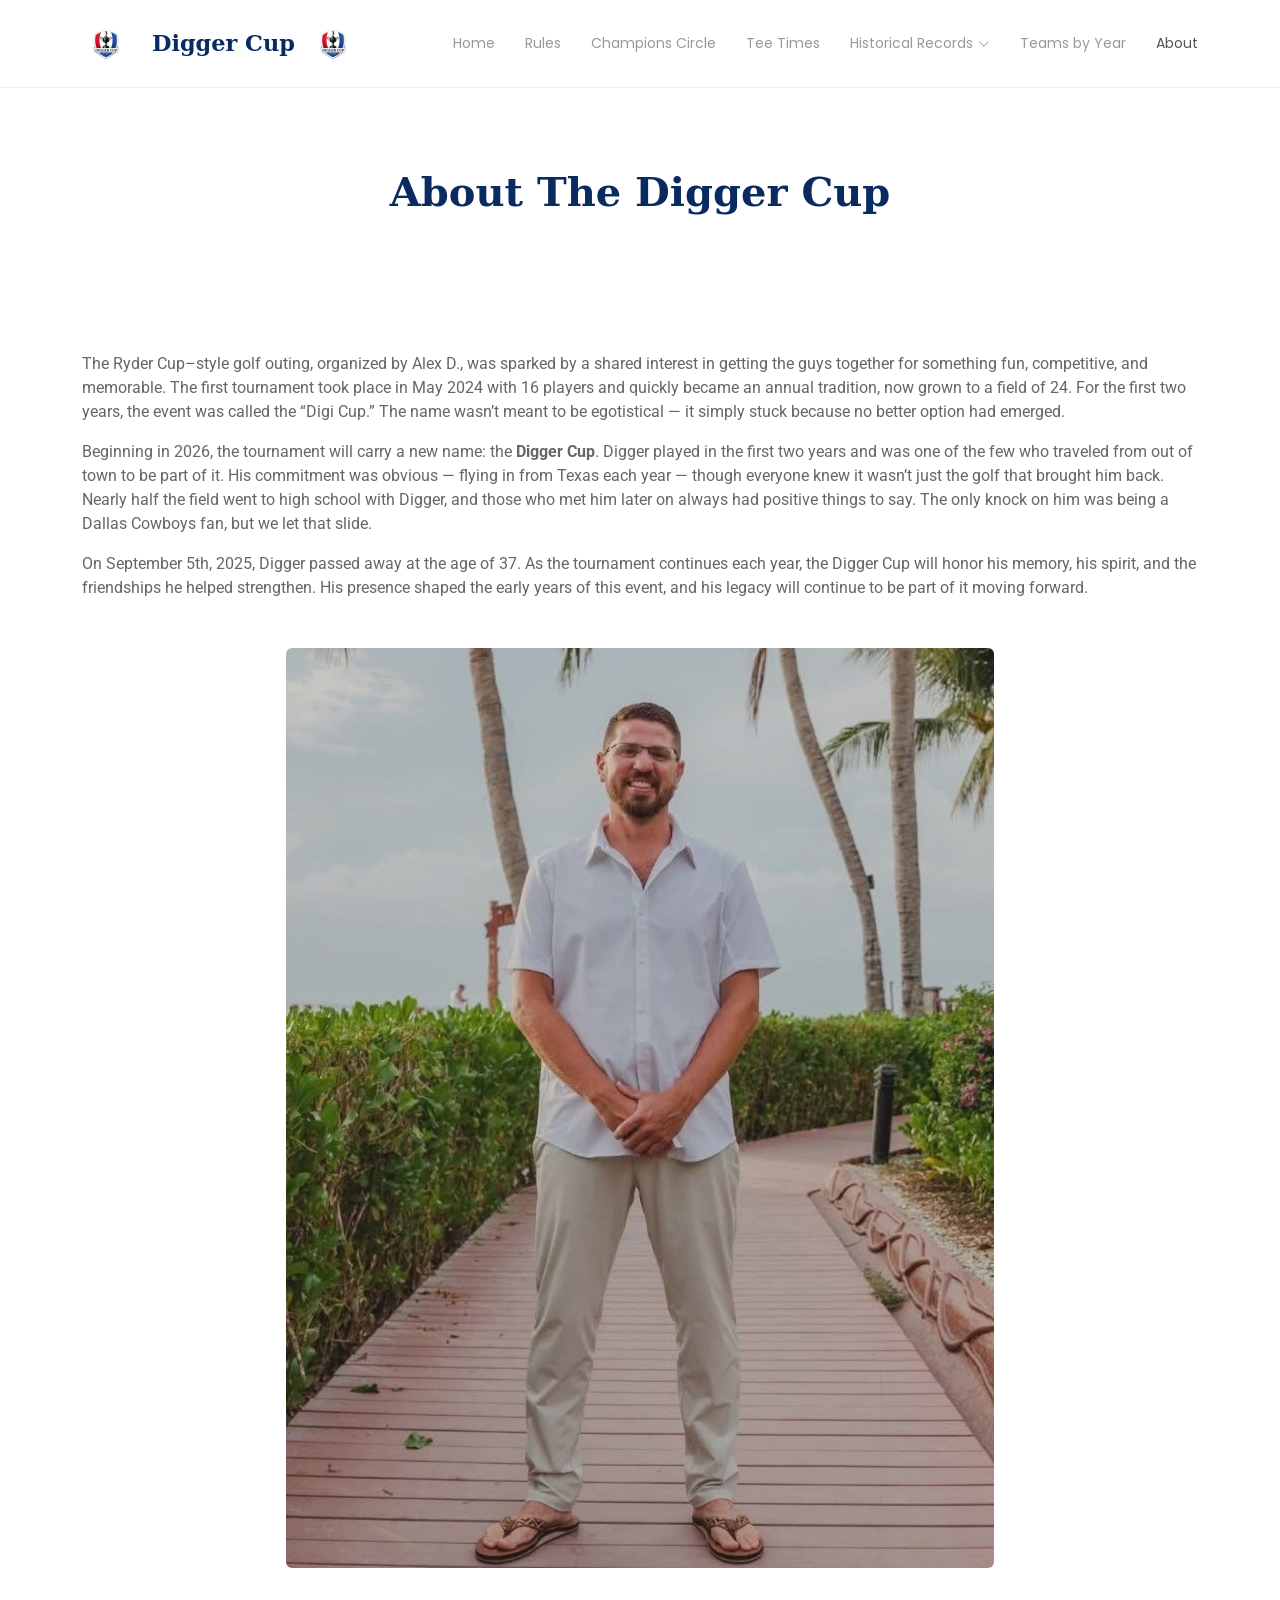
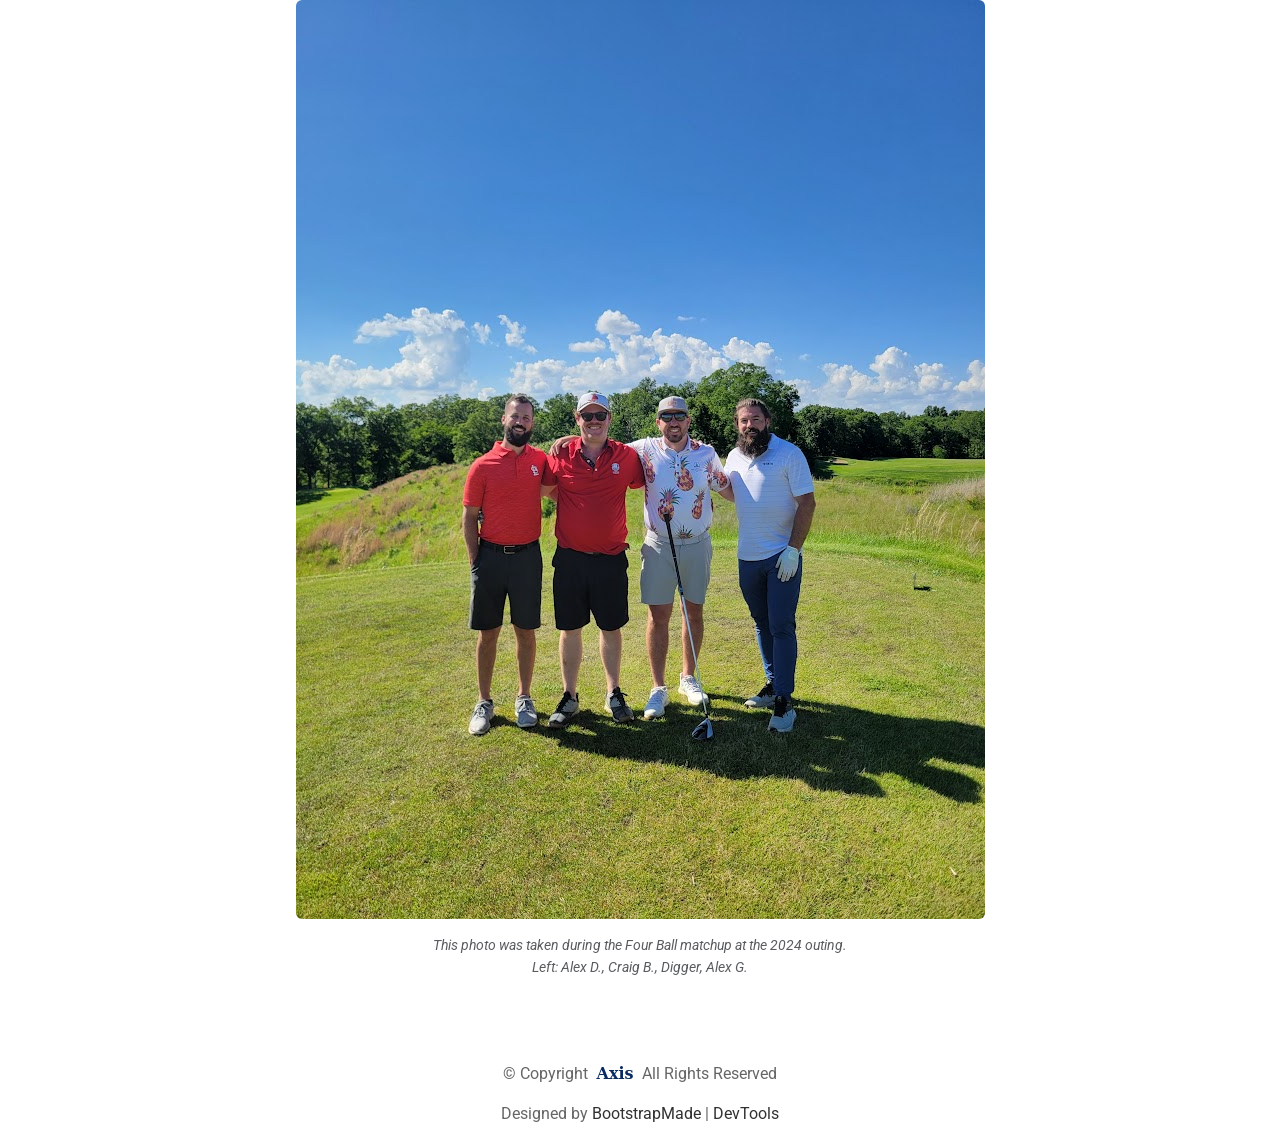
<file: About.html>
<!DOCTYPE html>
<html lang="en">

<head>
    <meta charset="utf-8">
    <meta content="width=device-width, initial-scale=1.0" name="viewport">
    <title>About The Digger Cup</title>

    <link href="photos/favicon3.ico" rel="icon">
    <link href="photos/favicon3.ico" rel="apple-touch-icon">

    <!-- Fonts -->
    <link href="https://fonts.googleapis.com" rel="preconnect">
    <link href="https://fonts.gstatic.com" rel="preconnect" crossorigin>
    <link href="https://fonts.googleapis.com/css2?family=Roboto:wght@100;300;400;500;700;900&family=Montserrat:wght@100;200;300;400;500;600;700;800;900&family=Poppins:wght@100;200;300;400;500;600;700;800;900&display=swap" rel="stylesheet">

    <!-- Vendor CSS Files -->
    <link href="assets/vendor/bootstrap/css/bootstrap.min.css" rel="stylesheet">
    <link href="assets/vendor/bootstrap-icons/bootstrap-icons.css" rel="stylesheet">
    <link href="assets/vendor/aos/aos.css" rel="stylesheet">
    <link href="assets/vendor/glightbox/css/glightbox.min.css" rel="stylesheet">
    <link href="assets/vendor/swiper/swiper-bundle.min.css" rel="stylesheet">
    <link href="https://fonts.cdnfonts.com/css/dejavu-serif" rel="stylesheet">

    <!-- Main CSS File -->
    <link href="assets/css/main.css" rel="stylesheet">

    <!-- FIXED RIGHT PHOTO STYLE -->
    <style>
        .right-photo {
            max-width: 350px; /* increased from 250px */
            height: auto;
            object-fit: contain;
        }

        /* Moves the left photo further down */
        .left-photo-block {
            margin-top: 40px; /* adjust higher/lower as needed */
        }
    </style>

    <!-- Google tag (gtag.js) -->
    <script async src="https://www.googletagmanager.com/gtag/js?id=G-3GDKTWPB8H"></script>
    <script>
        window.dataLayer = window.dataLayer || [];
        function gtag() { dataLayer.push(arguments); }
        gtag('js', new Date());

        gtag('config', 'G-3GDKTWPB8H');
    </script>

</head>



<body class="starter-page-page">

    <header id="header" class="header d-flex align-items-center sticky-top">
        <div class="container-fluid container-xl d-flex align-items-center justify-content-between">

            <!-- Logo -->
            <a href="index.html" class="logo d-flex align-items-center">
                <img src="photos/Digger Cup Transparent Logo.png" style="height:40px;">
                <h1 class="sitename ms-2 me-2">Digger Cup</h1>
                <img src="photos/Digger Cup Transparent Logo.png" style="height:40px;">
            </a>



           <!-- Desktop Nav -->
<nav id="navmenu" class="navmenu">
  <ul>
    <li><a href="index.html">Home</a></li>
    <li><a href="Rules.html">Rules</a></li>
    <li><a href="Champions Circle.html">Champions Circle</a></li>
    <li><a href="Tee Times.html">Tee Times</a></li>

    <li class="dropdown">
      <a href="#" class="toggle-dropdown">
        <span>Historical Records</span>
        <i class="bi bi-chevron-down dropdown-indicator"></i>
      </a>
      <ul>
        <li><a href="2025-records.html">2025 Records</a></li>
        <li><a href="2024-records.html">2024 Records</a></li>
        <li><a href="Historical Records.html">Historical Records</a></li>
      </ul>
    </li>

    <li><a href="Teams by Year.html">Teams by Year</a></li>
    <li><a href="About.html" class="active">About</a></li>
  </ul>
</nav>



            <!-- Mobile nav toggle -->
            <i class="mobile-nav-toggle d-xl-none bi bi-list"></i>

        </div>
    </header>

    <nav id="navmenu-mobile" class="mobile-nav"></nav>
    <div class="mobile-nav-overly"></div>



    <main class="main">

        <div class="page-title">
            <div class="breadcrumbs">
                <nav aria-label="breadcrumb">
                    <ol class="breadcrumb"></ol>
                </nav>
            </div>

            <div class="title-wrapper">
                <h1>About The Digger Cup</h1>
            </div>
        </div>



        <!-- About Section -->
        <section class="container my-4">

            <!-- TEXT BLOCK -->
            <div class="mb-5">
                <div class="rules-overlay">
                    <p>
                        The Ryder Cup–style golf outing, organized by Alex D., was sparked by a shared interest in getting the guys together for something fun, competitive, and memorable. The first tournament took place in May 2024 with 16 players and quickly became an annual tradition, now grown to a field of 24. For the first two years, the event was called the “Digi Cup.” The name wasn’t meant to be egotistical — it simply stuck because no better option had emerged.
                    </p>

                    <p>
                        Beginning in 2026, the tournament will carry a new name: the <strong>Digger Cup</strong>. Digger played in the first two years and was one of the few who traveled from out of town to be part of it. His commitment was obvious — flying in from Texas each year — though everyone knew it wasn’t just the golf that brought him back. Nearly half the field went to high school with Digger, and those who met him later on always had positive things to say. The only knock on him was being a Dallas Cowboys fan, but we let that slide.
                    </p>

                    <p>
                        On September 5th, 2025, Digger passed away at the age of 37. As the tournament continues each year, the Digger Cup will honor his memory, his spirit, and the friendships he helped strengthen. His presence shaped the early years of this event, and his legacy will continue to be part of it moving forward.
                    </p>
                </div>
            </div>

            <!-- PHOTO ROW BELOW TEXT -->
            <div class="about-photo-row d-flex justify-content-center gap-4 flex-wrap">

                <!-- PHOTO 1 -->
                <div class="text-center">
                    <img src="photos/Digger.jpg" class="img-fluid rounded mb-2" alt="Digger Cup Photo">
                </div>

                <!-- PHOTO 2 + CAPTION -->
                <div class="text-center">
                    <img src="photos/Digger_2024.jpg" class="img-fluid rounded mb-2" alt="Digger 2024 Photo">
                    <div class="mt-2 text-muted" style="font-size:0.9rem;">
                        <em>
                            This photo was taken during the Four Ball
                            matchup at the 2024 outing.<br>
                            Left: Alex D., Craig B., Digger, Alex G.
                        </em>
                    </div>
                </div>

            </div>



        </section>



    </main>


    <div class="container copyright text-center mt-4">
        <p>© <span>Copyright</span> <strong class="px-1 sitename">Axis</strong> <span>All Rights Reserved</span></p>
        <div class="credits">
            Designed by <a href="https://bootstrapmade.com/">BootstrapMade</a> | <a href="https://bootstrapmade.com/tools/">DevTools</a>
        </div>
    </div>


    <!-- Scroll Top -->
    <a href="#" id="scroll-top" class="scroll-top d-flex align-items-center justify-content-center">
        <i class="bi bi-arrow-up-short"></i>
    </a>

    <!-- Preloader -->
    <div id="preloader"></div>

    <!-- Vendor JS Files -->
    <script src="assets/vendor/bootstrap/js/bootstrap.bundle.min.js"></script>
    <script src="assets/vendor/php-email-form/validate.js"></script>
    <script src="assets/vendor/aos/aos.js"></script>
    <script src="assets/vendor/glightbox/js/glightbox.min.js"></script>
    <script src="assets/vendor/purecounter/purecounter_vanilla.js"></script>
    <script src="assets/vendor/imagesloaded/imagesloaded.pkgd.min.js"></script>
    <script src="assets/vendor/isotope-layout/isotope.pkgd.min.js"></script>
    <script src="assets/vendor/swiper/swiper-bundle.min.js"></script>

    <!-- Main JS File -->
    <script src="assets/js/main.js?v=2"></script>





</body>

</html>
</file>
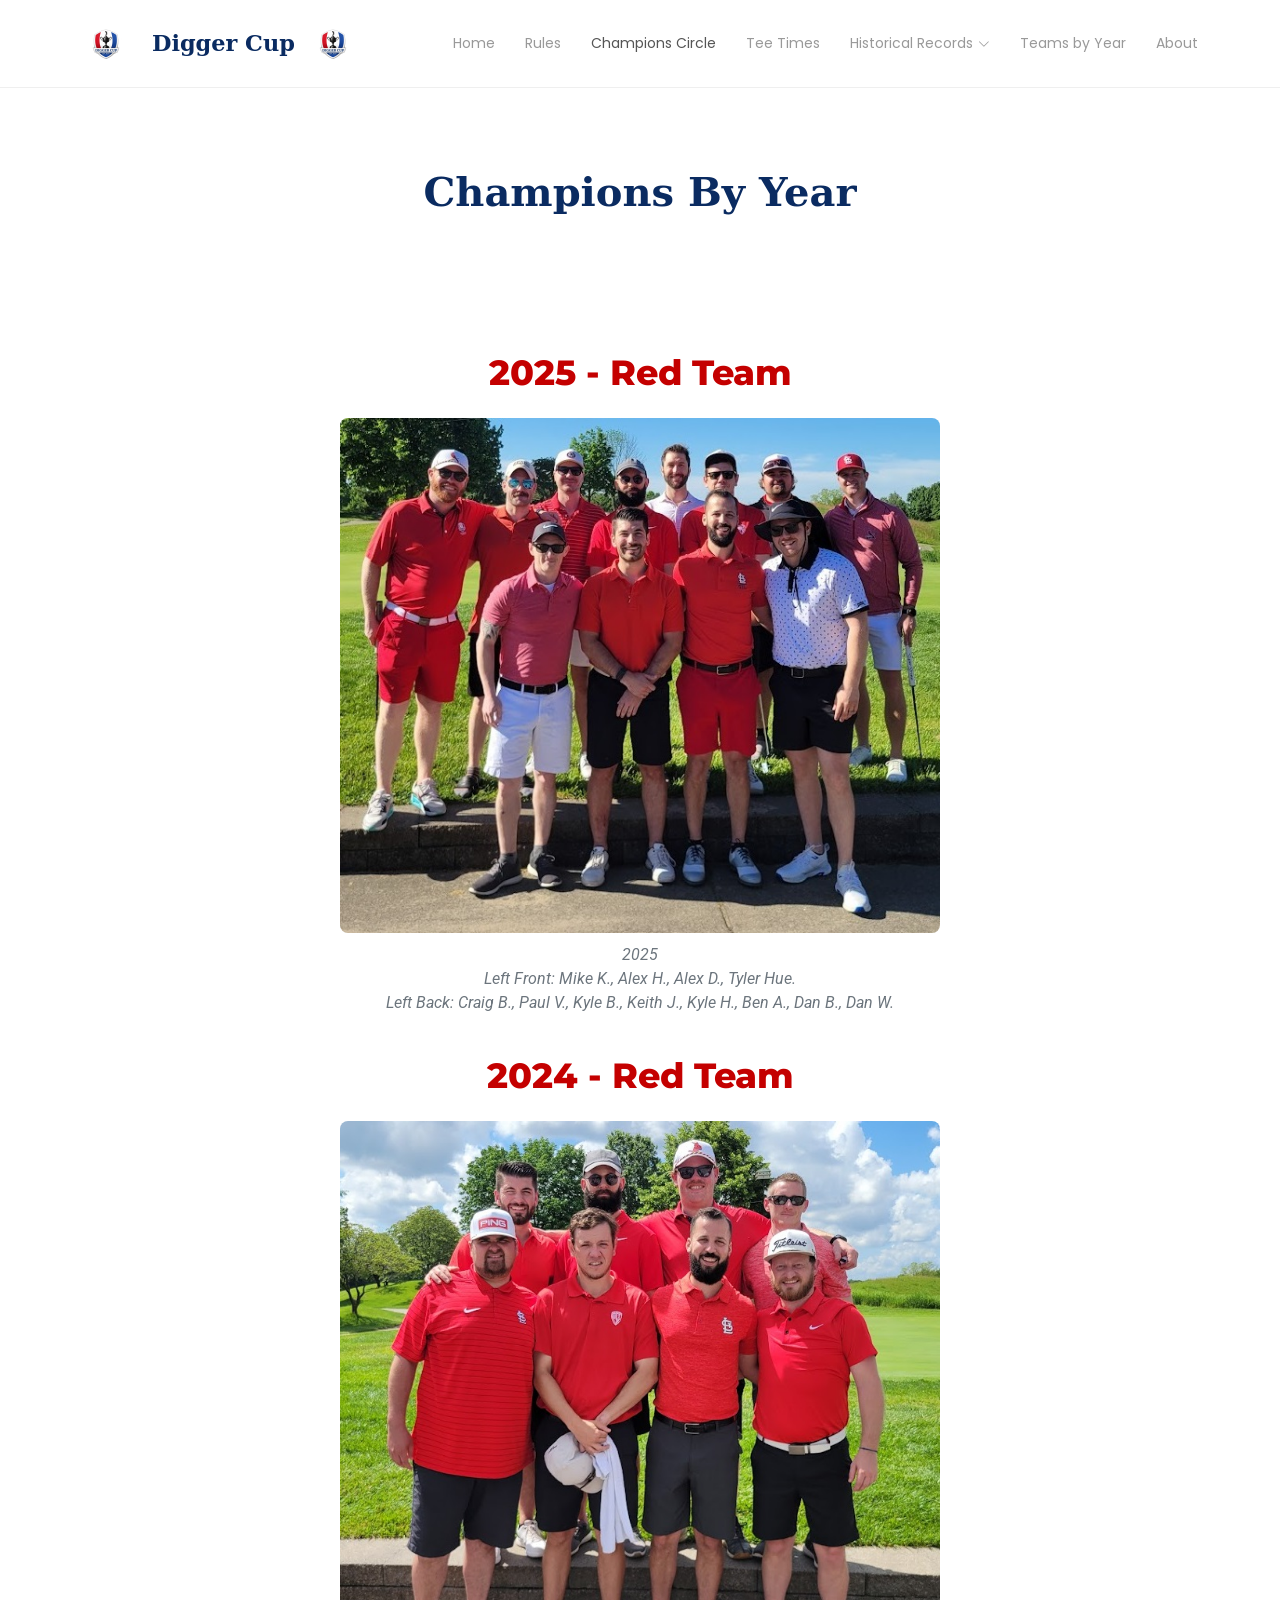
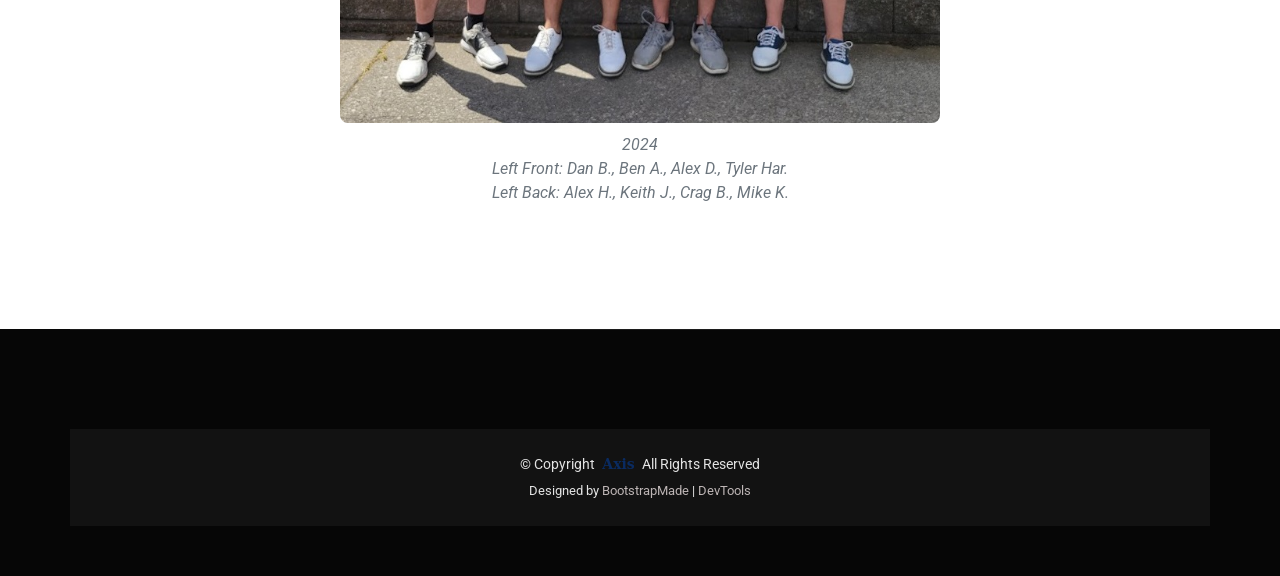
<file: Champions Circle.html>
<!DOCTYPE html>
<html lang="en">

<head>
    <meta charset="utf-8">
    <meta content="width=device-width, initial-scale=1.0" name="viewport">
    <title>Digger Cup: Champions Circle</title>

    <link href="photos/favicon3.ico" rel="icon">
    <link href="photos/favicon3.ico" rel="apple-touch-icon">

    <!-- Fonts -->
    <link href="https://fonts.googleapis.com" rel="preconnect">
    <link href="https://fonts.gstatic.com" rel="preconnect" crossorigin>
    <link href="https://fonts.googleapis.com/css2?family=Roboto:wght@100;300;400;500;700;900&family=Montserrat:wght@100;200;300;400;500;600;700;800;900&family=Poppins:wght@100;200;300;400;500;600;700;800;900&display=swap" rel="stylesheet">

    <!-- Vendor CSS Files -->
    <link href="assets/vendor/bootstrap/css/bootstrap.min.css" rel="stylesheet">
    <link href="assets/vendor/bootstrap-icons/bootstrap-icons.css" rel="stylesheet">
    <link href="assets/vendor/aos/aos.css" rel="stylesheet">
    <link href="assets/vendor/glightbox/css/glightbox.min.css" rel="stylesheet">
    <link href="assets/vendor/swiper/swiper-bundle.min.css" rel="stylesheet">
    <link href="https://fonts.cdnfonts.com/css/dejavu-serif" rel="stylesheet">


    <!-- Main CSS File -->
    <link href="assets/css/main.css" rel="stylesheet">

    <!-- PHOTO + CAPTION STYLING -->
    <style>
        .team-photo {
            max-width: 600px;
            width: 100%;
            height: auto;
            border-radius: 8px;
        }

        .photo-caption {
            font-size: 1rem;
            color: #6c757d;
            margin-top: 10px;
            font-style: italic;
            line-height: 1.5;
            text-align: center;
        }

        .photo-block {
            text-align: center;
            margin-bottom: 2.5rem;
        }
    </style>

    <!-- Google tag (gtag.js) -->
    <script async src="https://www.googletagmanager.com/gtag/js?id=G-3GDKTWPB8H"></script>
    <script>
        window.dataLayer = window.dataLayer || [];
        function gtag() { dataLayer.push(arguments); }
        gtag('js', new Date());

        gtag('config', 'G-3GDKTWPB8H');
    </script>

</head>



<body class="starter-page-page">

    <header id="header" class="header d-flex align-items-center sticky-top">
        <div class="container-fluid container-xl d-flex align-items-center justify-content-between">

            <!-- Logo -->
            <a href="index.html" class="logo d-flex align-items-center">
                <img src="photos/Digger Cup Transparent Logo.png" style="height:40px;">
                <h1 class="sitename ms-2 me-2">Digger Cup</h1>
                <img src="photos/Digger Cup Transparent Logo.png" style="height:40px;">
            </a>
            <div>

               <!-- Desktop Nav -->
<nav id="navmenu" class="navmenu">
  <ul>
    <li><a href="index.html">Home</a></li>
    <li><a href="Rules.html">Rules</a></li>
    <li><a href="Champions Circle.html" class="active">Champions Circle</a></li>
    <li><a href="Tee Times.html">Tee Times</a></li>

    <li class="dropdown">
      <a href="#" class="toggle-dropdown">
        <span>Historical Records</span>
        <i class="bi bi-chevron-down dropdown-indicator"></i>
      </a>
      <ul>
        <li><a href="2025-records.html">2025 Records</a></li>
        <li><a href="2024-records.html">2024 Records</a></li>
        <li><a href="Historical Records.html">Historical Records</a></li>
      </ul>
    </li>

    <li><a href="Teams by Year.html">Teams by Year</a></li>
    <li><a href="About.html">About</a></li>
  </ul>
</nav>



                <!-- Mobile nav toggle -->
                <i class="mobile-nav-toggle d-xl-none bi bi-list"></i>

            </div>
    </header>

    <nav id="navmenu-mobile" class="mobile-nav"></nav>
    <div class="mobile-nav-overly"></div>



    <main class="main">

        <div class="page-title">
            <div class="breadcrumbs">
                <nav aria-label="breadcrumb">
                    <ol class="breadcrumb"></ol>
                </nav>
            </div>

            <div class="title-wrapper">
                <h1>Champions By Year</h1>
            </div>
        </div>

        <!-- Teams Section -->
        <section class="container my-4">

            <div class="row justify-content-center">
                <div class="col-lg-10">

                    <!-- RED TEAM TITLE -->
                    <h2 style="color:#c40000; font-size:2.2rem; font-weight:800;" class="text-center mb-4">
                        2025 - Red Team
                    </h2>

                    <div class="photo-block">
                        <img src="photos/red team_2025.jpg" class="team-photo" alt="Red Team 2025">
                        <div class="photo-caption">
                            2025 <br />
                            Left Front: Mike K., Alex H., Alex D., Tyler Hue. <br>
                            Left Back: Craig B., Paul V., Kyle B., Keith J., Kyle H., Ben A., Dan B., Dan W.
                        </div>
                    </div>

                    <!-- RED TEAM TITLE -->
                    <h2 style="color:#c40000; font-size:2.2rem; font-weight:800;" class="text-center mb-4">
                        2024 - Red Team
                    </h2>

                    <div class="photo-block">
                        <img src="photos/Red Team_2024.jpg" class="team-photo" alt="Red Team 2024">
                        <div class="photo-caption">
                            2024 <br />
                            Left Front: Dan B., Ben A., Alex D., Tyler Har. <br>
                            Left Back: Alex H., Keith J., Crag B., Mike K.
                        </div>
                    </div>


                </div>
            </div>

            </div>
            </div>

        </section>

    </main>

    <footer id="footer" class="footer dark-background">

        <div class="container footer-top">
            <div class="row gy-4">
                <div class="col-lg-5 col-md-12 footer-about">
                    <a href="index.html" class="logo d-flex align-items-center">
                        <span class="sitename"></span>
                    </a>
                </div>
            </div>
        </div>

        <div class="container copyright text-center mt-4">
            <p>© <span>Copyright</span> <strong class="px-1 sitename">Axis</strong> <span>All Rights Reserved</span></p>
            <div class="credits">
                Designed by <a href="https://bootstrapmade.com/">BootstrapMade</a> | <a href="https://bootstrapmade.com/tools/">DevTools</a>
            </div>
        </div>

    </footer>

    <!-- Scroll Top -->
    <a href="#" id="scroll-top" class="scroll-top d-flex align-items-center justify-content-center">
        <i class="bi bi-arrow-up-short"></i>
    </a>

    <!-- Preloader -->
    <div id="preloader"></div>

    <!-- Vendor JS Files -->
    <script src="assets/vendor/bootstrap/js/bootstrap.bundle.min.js"></script>
    <script src="assets/vendor/php-email-form/validate.js"></script>
    <script src="assets/vendor/aos/aos.js"></script>
    <script src="assets/vendor/glightbox/js/glightbox.min.js"></script>
    <script src="assets/vendor/purecounter/purecounter_vanilla.js"></script>
    <script src="assets/vendor/imagesloaded/imagesloaded.pkgd.min.js"></script>
    <script src="assets/vendor/isotope-layout/isotope.pkgd.min.js"></script>
    <script src="assets/vendor/swiper/swiper-bundle.min.js"></script>

    <!-- Main JS File -->
    <script src="assets/js/main.js?v=2"></script>





</body>
</html>
</file>
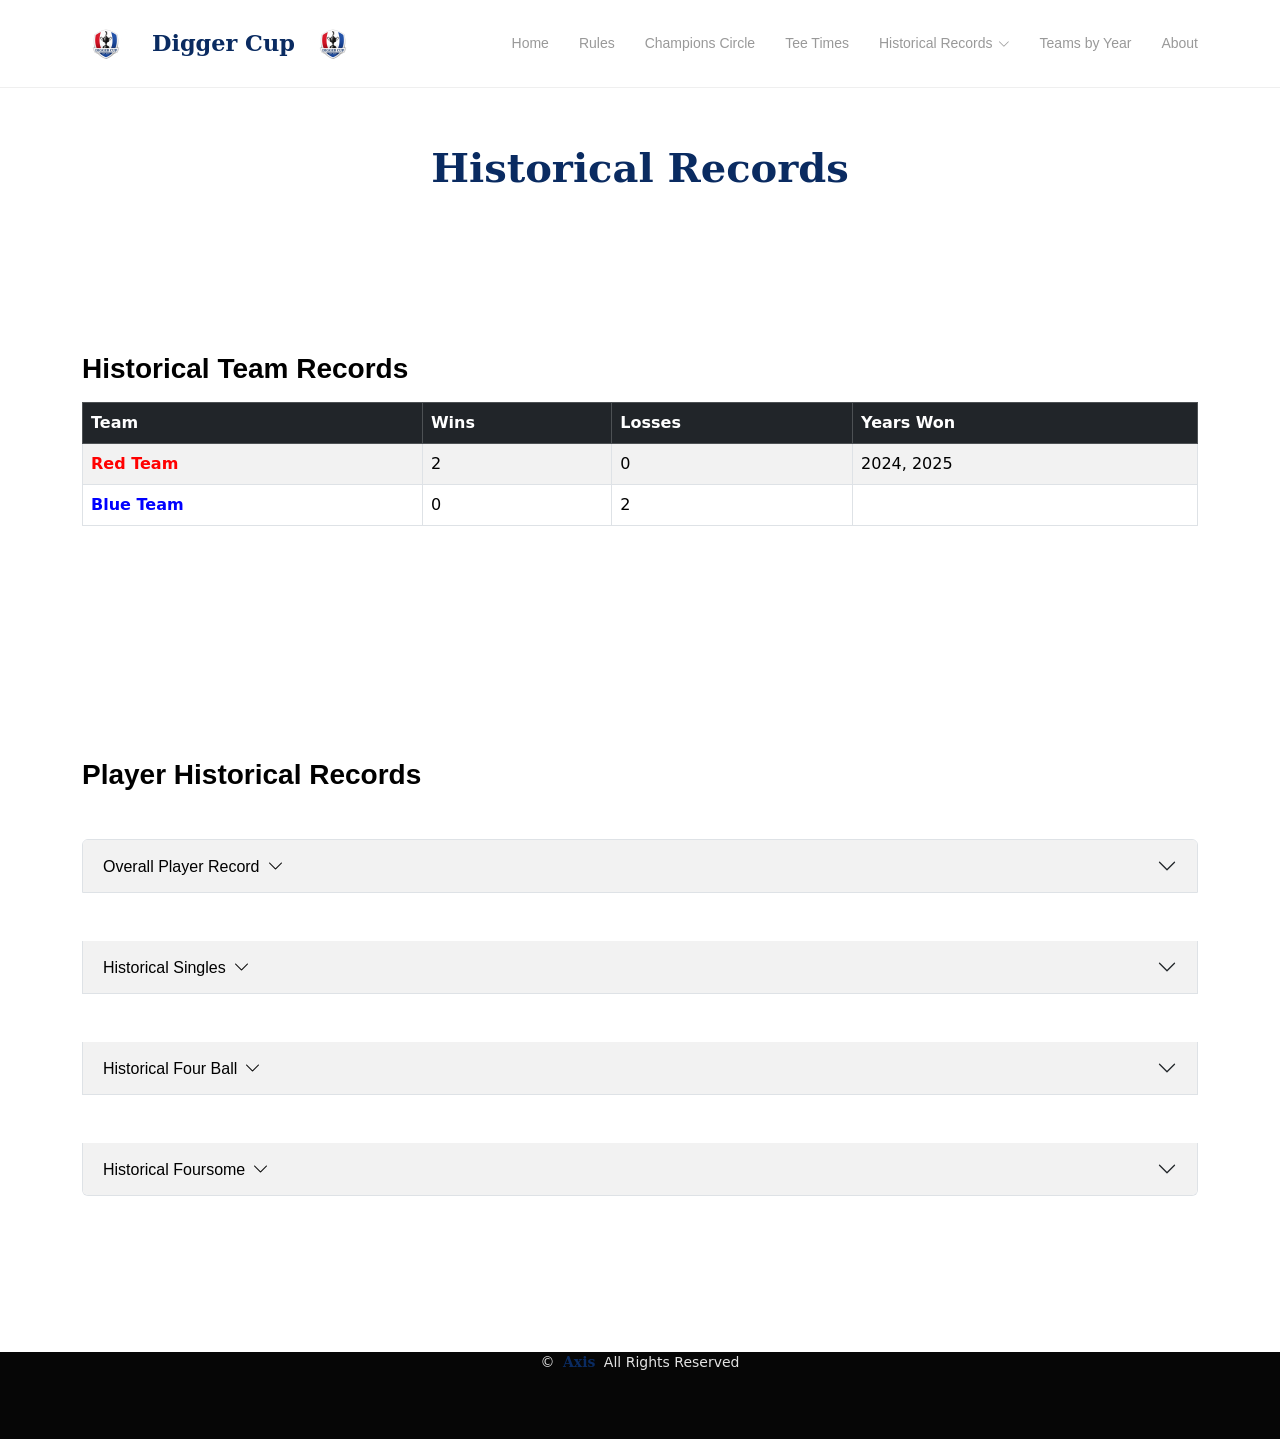
<file: Historical Records.html>
<!DOCTYPE html>
<html lang="en">
<head>
    <meta charset="utf-8">
    <meta content="width=device-width, initial-scale=1.0" name="viewport">
    <title>Digger Cup: Historical Records</title>

    <link href="photos/favicon3.ico" rel="icon">
    <link href="photos/favicon3.ico" rel="apple-touch-icon">

    <!-- Bootstrap CSS -->
    <link href="assets/vendor/bootstrap/css/bootstrap.min.css" rel="stylesheet">

    <!-- Bootstrap Icons -->
    <link rel="stylesheet" href="https://cdn.jsdelivr.net/npm/bootstrap-icons@1.11.3/font/bootstrap-icons.css">

    <!-- DataTables CSS -->
    <link rel="stylesheet" href="https://cdn.datatables.net/1.13.6/css/dataTables.bootstrap5.min.css">

    <!-- fornt for header digger cup -->
    <link href="https://fonts.cdnfonts.com/css/dejavu-serif" rel="stylesheet">


    <!-- Main CSS -->
    <link href="assets/css/main.css" rel="stylesheet">


    <style>
        .accordion-button {
            background-color: #f2f2f2 !important;
            color: #000 !important;
        }

            .accordion-button:not(.collapsed) {
                background-color: #e6e6e6 !important;
                color: #000 !important;
            }

            .accordion-button:focus {
                box-shadow: none !important;
            }
    </style>

    <!-- Google tag (gtag.js) -->
    <script async src="https://www.googletagmanager.com/gtag/js?id=G-3GDKTWPB8H"></script>
    <script>
        window.dataLayer = window.dataLayer || [];
        function gtag() { dataLayer.push(arguments); }
        gtag('js', new Date());

        gtag('config', 'G-3GDKTWPB8H');
    </script>

</head>



<body class="starter-page-page">

    <header id="header" class="header d-flex align-items-center sticky-top">
        <div class="container-fluid container-xl d-flex align-items-center justify-content-between">

            <!-- Logo -->
            <a href="index.html" class="logo d-flex align-items-center">
                <img src="photos/Digger Cup Transparent Logo.png" style="height:40px;">
                <h1 class="sitename ms-2 me-2">Digger Cup</h1>
                <img src="photos/Digger Cup Transparent Logo.png" style="height:40px;">
            </a>
            <div>

                <!-- Desktop Nav -->
<nav id="navmenu" class="navmenu">
  <ul>
    <li><a href="index.html">Home</a></li>
    <li><a href="Rules.html">Rules</a></li>
    <li><a href="Champions Circle.html">Champions Circle</a></li>
    <li><a href="Tee Times.html">Tee Times</a></li>

    <li class="dropdown">
      <a href="#" class="toggle-dropdown">
        <span>Historical Records</span>
        <i class="bi bi-chevron-down dropdown-indicator"></i>
      </a>
      <ul>
        <li><a href="2025-records.html">2025 Records</a></li>
        <li><a href="2024-records.html">2024 Records</a></li>
        <li><a href="Historical Records.html" class="active">Historical Records</a></li>
      </ul>
    </li>

    <li><a href="Teams by Year.html">Teams by Year</a></li>
    <li><a href="About.html">About</a></li>
  </ul>
</nav>



                <!-- Mobile nav toggle -->
                <i class="mobile-nav-toggle d-xl-none bi bi-list"></i>

            </div>
    </header>

    <nav id="navmenu-mobile" class="mobile-nav"></nav>
    <div class="mobile-nav-overly"></div>



    <main class="main">
        <div class="page-title">
            <div class="title-wrapper">
                <h1>Historical Records</h1>
            </div>
        </div>

        <!-- TEAM RECORDS -->
        <section class="container my-5">
            <h3 class="mb-3" style="font-weight:700;">Historical Team Records</h3>
            <div class="table-responsive mb-5">
                <table class="table table-striped table-bordered">
                    <thead class="table-dark">
                        <tr>
                            <th>Team</th>
                            <th>Wins</th>
                            <th>Losses</th>
                            <th>Years Won</th>
                        </tr>
                    </thead>
                    <tbody>
                        <tr>
                            <td style="color:red; font-weight:700;">Red Team</td>
                            <td>2</td>
                            <td>0</td>
                            <td>2024, 2025</td>
                        </tr>
                        <tr>
                            <td style="color:blue; font-weight:700;">Blue Team</td>
                            <td>0</td>
                            <td>2</td>
                            <td></td>
                        </tr>
                    </tbody>
                </table>
            </div>
        </section>

        <!-- ACCORDION FOR PLAYER RECORDS -->
        <section class="container my-5">
            <h3 class="mb-4" style="font-weight:700;">Player Historical Records</h3>

            <div class="accordion" id="historicalRecordsAccordion">

                <!-- Overall Player Record -->
                <div class="accordion-item my-5">
                    <h2 class="accordion-header" id="headingOverall">
                        <button class="accordion-button collapsed d-flex justify-content-between align-items-center"
                                type="button"
                                data-bs-toggle="collapse"
                                data-bs-target="#collapseOverall"
                                aria-expanded="false"
                                aria-controls="collapseOverall">
                            <span>Overall Player Record</span>
                            <i class="bi bi-chevron-down ms-2"></i>
                        </button>
                    </h2>
                    <div id="collapseOverall" class="accordion-collapse collapse" aria-labelledby="headingOverall"
                         data-bs-parent="#historicalRecordsAccordion">
                        <div class="accordion-body">
                            <div class="table-responsive">
                                <table id="overallRecord" class="table table-striped table-bordered">
                                    <thead class="table-dark">
                                        <tr>
                                            <th>#</th>
                                            <th>Player</th>
                                            <th>Win</th>
                                            <th>Loss</th>
                                            <th>Tie</th>
                                            <th>Win %</th>
                                            <th>Total Matches</th>
                                            <th># of Cups Won</th>
                                        </tr>
                                    </thead>
                                    <tbody>
                                        <tr><td></td><td>Alex H. <span style="color:#C40000;">&#9873;</td><td>4</td><td>0</td><td>0</td><td>1.000</td><td>4</td><td>2</td></tr>
                                        <tr><td></td><td>Brennan S. <span style="color:#007BFF;">&#9873;</span></td><td>2</td><td>0</td><td>0</td><td>1.000</td><td>2</td><td>0</td></tr>
                                        <tr><td></td><td>Dan B. <span style="color:#C40000;">&#9873;</td><td>4</td><td>0</td><td>0</td><td>1.000</td><td>4</td><td>2</td></tr>
                                        <tr><td></td><td>Keith J. <span style="color:#C40000;">&#9873;</td><td>4</td><td>0</td><td>0</td><td>1.000</td><td>4</td><td>2</td></tr>
                                        <tr><td></td><td>Tyler Hue. <span style="color:#C40000;">&#9873;</td><td>2</td><td>0</td><td>0</td><td>1.000</td><td>2</td><td>1</td></tr>
                                        <tr><td></td><td>Alex G. <span style="color:#007BFF;">&#9873;</span></td><td>3</td><td>1</td><td>0</td><td>0.750</td><td>4</td><td>0</td></tr>
                                        <tr><td></td><td>Craig B. <span style="color:#C40000;">&#9873;</td><td>2</td><td>1</td><td>1</td><td>0.750</td><td>4</td><td>2</td></tr>
                                        <tr><td></td><td>Mike K. <span style="color:#C40000;">&#9873;</td><td>2</td><td>1</td><td>1</td><td>0.750</td><td>4</td><td>2</td></tr>
                                        <tr><td></td><td>Ben A. <span style="color:#C40000;">&#9873;</td><td>2</td><td>2</td><td>0</td><td>0.500</td><td>4</td><td>2</td></tr>
                                        <tr><td></td><td>Casey E. <span style="color:#007BFF;">&#9873;</span></td><td>1</td><td>1</td><td>0</td><td>0.500</td><td>2</td><td>0</td></tr>
                                        <tr><td></td><td>Cory N. <span style="color:#007BFF;">&#9873;</span></td><td>0</td><td>1</td><td>1</td><td>0.500</td><td>2</td><td>0</td></tr>
                                        <tr><td></td><td>Dan W. <span style="color:#C40000;">&#9873;</td><td>1</td><td>1</td><td>0</td><td>0.500</td><td>2</td><td>1</td></tr>
                                        <tr><td></td><td>Elliot L. <span style="color:#007BFF;">&#9873;</span></td><td>0</td><td>1</td><td>1</td><td>0.500</td><td>2</td><td>0</td></tr>
                                        <tr><td></td><td>Jalen K. <span style="color:#007BFF;">&#9873;</span></td><td>1</td><td>1</td><td>0</td><td>0.500</td><td>2</td><td>0</td></tr>
                                        <tr><td></td><td>Kyle B. <span style="color:#C40000;">&#9873;</td><td>1</td><td>1</td><td>0</td><td>0.500</td><td>2</td><td>1</td></tr>
                                        <tr><td></td><td>Matt S. <span style="color:#007BFF;">&#9873;</span></td><td>1</td><td>2</td><td>1</td><td>0.500</td><td>4</td><td>0</td></tr>
                                        <tr><td></td><td>Paul V. <span style="color:#C40000;">&#9873;</td><td>1</td><td>1</td><td>0</td><td>0.500</td><td>2</td><td>1</td></tr>
                                        <tr><td></td><td>Sam K. <span style="color:#007BFF;">&#9873;</span></td><td>1</td><td>1</td><td>0</td><td>0.500</td><td>2</td><td>0</td></tr>
                                        <tr><td></td><td>Sam T. <span style="color:#007BFF;">&#9873;</td><td>1</td><td>1</td><td>0</td><td>0.500</td><td>2</td><td>0</td></tr>
                                        <tr><td></td><td>Tyler Har. <span style="color:#C40000;">&#9873;</td><td>0</td><td>1</td><td>1</td><td>0.500</td><td>2</td><td>1</td></tr>
                                        <tr><td></td><td>Alex D. <span style="color:#C40000;">&#9873;</span></td><td>1</td><td>3</td><td>0</td><td>0.250</td><td>4</td><td>2</td></tr>
                                        <tr><td></td><td>Amer M. <span style="color:#007BFF;">&#9873;</span></td><td>1</td><td>3</td><td>0</td><td>0.250</td><td>4</td><td>0</td></tr>
                                        <tr><td></td><td>Cody K. <span style="color:#007BFF;">&#9873;</span></td><td>1</td><td>3</td><td>0</td><td>0.250</td><td>4</td><td>0</td></tr>
                                        <tr><td></td><td>Digger <span style="color:#007BFF;">&#9873;</span></td><td>1</td><td>3</td><td>0</td><td>0.250</td><td>4</td><td>0</td></tr>
                                        <tr><td></td><td>Aaron D. <span style="color:#007BFF;">&#9873;</span></td><td>0</td><td>2</td><td>0</td><td>0.000</td><td>2</td><td>0</td></tr>
                                        <tr><td></td><td>Dane M. <span style="color:#007BFF;">&#9873;</span></td><td>0</td><td>2</td><td>0</td><td>0.000</td><td>2</td><td>0</td></tr>
                                        <tr><td></td><td>Kyle H. <span style="color:#C40000;">&#9873;</td><td>0</td><td>2</td><td>0</td><td>0.000</td><td>2</td><td>1</td></tr>
                                        <tr><td></td><td>Kyle S. <span style="color:#007BFF;">&#9873;</span></td><td>0</td><td>2</td><td>0</td><td>0.000</td><td>2</td><td>0</td></tr>
                                    </tbody>
                                </table>
                            </div>
                        </div>
                    </div>
                </div>

                <!-- Historical Singles -->
                <div class="accordion-item my-5">
                    <h2 class="accordion-header" id="headingSingles">
                        <button class="accordion-button collapsed d-flex justify-content-between align-items-center"
                                type="button"
                                data-bs-toggle="collapse"
                                data-bs-target="#collapseSingles"
                                aria-expanded="false"
                                aria-controls="collapseSingles">
                            <span>Historical Singles</span>
                            <i class="bi bi-chevron-down ms-2"></i>
                        </button>
                    </h2>
                    <div id="collapseSingles" class="accordion-collapse collapse" aria-labelledby="headingSingles"
                         data-bs-parent="#historicalRecordsAccordion">
                        <div class="accordion-body">
                            <div class="table-responsive">
                                <table id="historicalSingles" class="table table-striped table-bordered">
                                    <thead class="table-dark">
                                        <tr>
                                            <th>#</th>
                                            <th>Player</th>
                                            <th>Win</th>
                                            <th>Loss</th>
                                            <th>Tie</th>
                                            <th>Win %</th>
                                            <th>Total Matches</th>
                                        </tr>
                                    </thead>
                                    <tbody>
                                        <tr><td>1</td><td>Aaron D. <span style="color:#007BFF;">&#9873;</td><td>0</td><td>1</td><td>0</td><td>0.000</td><td>1</td></tr>
                                        <tr><td>2</td><td>Alex D. <span style="color:#C40000;">&#9873;</td><td>0</td><td>2</td><td>0</td><td>0.000</td><td>2</td></tr>
                                        <tr><td>3</td><td>Alex G. <span style="color:#007BFF;">&#9873;</td><td>2</td><td>0</td><td>0</td><td>1.000</td><td>2</td></tr>
                                        <tr><td>4</td><td>Alex H. <span style="color:#C40000;">&#9873;</td><td>2</td><td>0</td><td>0</td><td>1.000</td><td>2</td></tr>
                                        <tr><td>5</td><td>Amer M. <span style="color:#007BFF;">&#9873;</td><td>0</td><td>2</td><td>0</td><td>0.000</td><td>2</td></tr>
                                        <tr><td>6</td><td>Ben A. <span style="color:#C40000;">&#9873;</td><td>0</td><td>2</td><td>0</td><td>0.000</td><td>2</td></tr>
                                        <tr><td>7</td><td>Brennan S. <span style="color:#007BFF;">&#9873;</td><td>1</td><td>0</td><td>0</td><td>1.000</td><td>1</td></tr>
                                        <tr><td>8</td><td>Casey E. <span style="color:#007BFF;">&#9873;</td><td>1</td><td>0</td><td>0</td><td>1.000</td><td>1</td></tr>
                                        <tr><td>9</td><td>Cody K. <span style="color:#007BFF;">&#9873;</td><td>1</td><td>1</td><td>0</td><td>0.5000</td><td>2</td></tr>
                                        <tr><td>10</td><td>Cory N. <span style="color:#007BFF;">&#9873;</td><td>0</td><td>0</td><td>1</td><td>1.000</td><td>1</td></tr>
                                        <tr><td>11</td><td>Craig B. <span style="color:#C40000;">&#9873;</td><td>1</td><td>0</td><td>1</td><td>1.000</td><td>2</td></tr>
                                        <tr><td>12</td><td>Dan B. <span style="color:#C40000;">&#9873;</td><td>2</td><td>0</td><td>0</td><td>1.000</td><td>2</td></tr>
                                        <tr><td>13</td><td>Dan W. <span style="color:#C40000;">&#9873;</td><td>0</td><td>1</td><td>0</td><td>0.000</td><td>1</td></tr>
                                        <tr><td>14</td><td>Dane M. <span style="color:#007BFF;">&#9873;</td><td>0</td><td>1</td><td>0</td><td>0.000</td><td>1</td></tr>
                                        <tr><td>15</td><td>Digger <span style="color:#007BFF;">&#9873;</td><td>0</td><td>2</td><td>0</td><td>0.000</td><td>2</td></tr>
                                        <tr><td>16</td><td>Elliot L. <span style="color:#007BFF;">&#9873;</td><td>0</td><td>1</td><td>0</td><td>0.000</td><td>1</td></tr>
                                        <tr><td>17</td><td>Jalen K. <span style="color:#007BFF;">&#9873;</td><td>1</td><td>0</td><td>0</td><td>1.000</td><td>1</td></tr>
                                        <tr><td>18</td><td>Keith J. <span style="color:#C40000;">&#9873;</td><td>2</td><td>0</td><td>0</td><td>1.000</td><td>2</td></tr>
                                        <tr><td>19</td><td>Kyle B. <span style="color:#C40000;">&#9873;</td><td>1</td><td>0</td><td>0</td><td>1.000</td><td>1</td></tr>
                                        <tr><td>20</td><td>Kyle H. <span style="color:#C40000;">&#9873;</td><td>0</td><td>1</td><td>0</td><td>0.000</td><td>1</td></tr>
                                        <tr><td>21</td><td>Kyle S. <span style="color:#007BFF;">&#9873;</td><td>0</td><td>1</td><td>0</td><td>0.000</td><td>1</td></tr>
                                        <tr><td>22</td><td>Matt S. <span style="color:#007BFF;">&#9873;</td><td>1</td><td>1</td><td>0</td><td>0.500</td><td>2</td></tr>
                                        <tr><td>23</td><td>Mike K. <span style="color:#C40000;">&#9873;</td><td>1</td><td>1</td><td>0</td><td>0.500</td><td>2</td></tr>
                                        <tr><td>24</td><td>Paul V. <span style="color:#C40000;">&#9873;</td><td>0</td><td>1</td><td>0</td><td>0.000</td><td>1</td></tr>
                                        <tr><td>25</td><td>Sam K. <span style="color:#007BFF;">&#9873;</td><td>1</td><td>0</td><td>0</td><td>1.000</td><td>1</td></tr>
                                        <tr><td>26</td><td>Sam T. <span style="color:#007BFF;">&#9873;</td><td>1</td><td>0</td><td>0</td><td>1.000</td><td>1</td></tr>
                                        <tr><td>27</td><td>Tyler Har. <span style="color:#C40000;">&#9873;</td><td>0</td><td>1</td><td>0</td><td>0.000</td><td>1</td></tr>
                                        <tr><td>28</td><td>Tyler Hue. <span style="color:#C40000;">&#9873;</td><td>1</td><td>0</td><td>0</td><td>1.000</td><td>1</td></tr>
                                    </tbody>
                                </table>
                            </div>
                        </div>
                    </div>
                </div>

                <!-- Historical Four Ball -->
                <div class="accordion-item my-5">
                    <h2 class="accordion-header" id="headingFourBall">
                        <button class="accordion-button collapsed d-flex justify-content-between align-items-center"
                                type="button"
                                data-bs-toggle="collapse"
                                data-bs-target="#collapseFourBall"
                                aria-expanded="false"
                                aria-controls="collapseFourBall">
                            <span>Historical Four Ball</span>
                            <i class="bi bi-chevron-down ms-2"></i>
                        </button>
                    </h2>
                    <div id="collapseFourBall" class="accordion-collapse collapse" aria-labelledby="headingFourBall"
                         data-bs-parent="#historicalRecordsAccordion">
                        <div class="accordion-body">
                            <div class="table-responsive">
                                <table id="historicalFourBall" class="table table-striped table-bordered">
                                    <thead class="table-dark">
                                        <tr>
                                            <th>#</th>
                                            <th>Player</th>
                                            <th>Win</th>
                                            <th>Loss</th>
                                            <th>Tie</th>
                                            <th>Win %</th>
                                            <th>Total Matches</th>
                                        </tr>
                                    </thead>
                                    <tbody>
                                        <tr><td>1</td><td>Aaron D. <span style="color:#007BFF;">&#9873;</td><td>0</td><td>1</td><td>0</td><td>0.000</td><td>1</td></tr>
                                        <tr><td>2</td><td>Alex D. <span style="color:#C40000;">&#9873;</td><td>1</td><td>1</td><td>0</td><td>0.500</td><td>2</td></tr>
                                        <tr><td>3</td><td>Alex G. <span style="color:#007BFF;">&#9873;</td><td>1</td><td>1</td><td>0</td><td>0.500</td><td>2</td></tr>
                                        <tr><td>4</td><td>Alex H. <span style="color:#C40000;">&#9873;</td><td>2</td><td>0</td><td>0</td><td>1.000</td><td>2</td></tr>
                                        <tr><td>5</td><td>Amer M. <span style="color:#007BFF;">&#9873;</td><td>1</td><td>1</td><td>0</td><td>0.500</td><td>2</td></tr>
                                        <tr><td>6</td><td>Ben A. <span style="color:#C40000;">&#9873;</td><td>1</td><td>0</td><td>0</td><td>1.000</td><td>1</td></tr>
                                        <tr><td>7</td><td>Brennan S. <span style="color:#007BFF;">&#9873;</td><td>1</td><td>0</td><td>0</td><td>1.000</td><td>1</td></tr>
                                        <tr><td>8</td><td>Cody K. <span style="color:#007BFF;">&#9873;</td><td>0</td><td>1</td><td>0</td><td>0.000</td><td>1</td></tr>
                                        <tr><td>9</td><td>Cory N. <span style="color:#007BFF;">&#9873;</td><td>0</td><td>1</td><td>0</td><td>0.000</td><td>1</td></tr>
                                        <tr><td>10</td><td>Craig B. <span style="color:#C40000;">&#9873;</td><td>1</td><td>1</td><td>0</td><td>0.500</td><td>2</td></tr>
                                        <tr><td>11</td><td>Dan B. <span style="color:#C40000;">&#9873;</td><td>1</td><td>0</td><td>0</td><td>1.000</td><td>1</td></tr>
                                        <tr><td>12</td><td>Dan W. <span style="color:#C40000;">&#9873;</td><td>1</td><td>0</td><td>0</td><td>1.000</td><td>1</td></tr>
                                        <tr><td>13</td><td>Dane M. <span style="color:#007BFF;">&#9873;</td><td>0</td><td>1</td><td>0</td><td>0.00</td><td>1</td></tr>
                                        <tr><td>14</td><td>Digger <span style="color:#007BFF;">&#9873;</td><td>1</td><td>1</td><td>0</td><td>0.500</td><td>2</td></tr>
                                        <tr><td>15</td><td>Jalen K. <span style="color:#007BFF;">&#9873;</td><td>0</td><td>1</td><td>0</td><td>0.000</td><td>1</td></tr>
                                        <tr><td>16</td><td>Keith J. <span style="color:#C40000;">&#9873;</td><td>2</td><td>0</td><td>0</td><td>1.000</td><td>2</td></tr>
                                        <tr><td>17</td><td>Kyle B. <span style="color:#C40000;">&#9873;</td><td>0</td><td>1</td><td>0</td><td>0.000</td><td>1</td></tr>
                                        <tr><td>18</td><td>Kyle H. <span style="color:#C40000;">&#9873;</td><td>0</td><td>1</td><td>0</td><td>0.000</td><td>1</td></tr>
                                        <tr><td>19</td><td>Kyle S. <span style="color:#007BFF;">&#9873;</td><td>0</td><td>1</td><td>0</td><td>0.000</td><td>1</td></tr>
                                        <tr><td>20</td><td>Matt S. <span style="color:#007BFF;">&#9873;</td><td>0</td><td>1</td><td>0</td><td>0.000</td><td>1</td></tr>
                                        <tr><td>21</td><td>Mike K. <span style="color:#C40000;">&#9873;</td><td>1</td><td>0</td><td>0</td><td>1.000</td><td>1</td></tr>
                                        <tr><td>22</td><td>Paul V. <span style="color:#C40000;">&#9873;</td><td>1</td><td>0</td><td>0</td><td>1.000</td><td>1</td></tr>
                                        <tr><td>23</td><td>Sam K. <span style="color:#007BFF;">&#9873;</td><td>0</td><td>1</td><td>0</td><td>0.000</td><td>1</td></tr>
                                        <tr><td>24</td><td>Sam T. <span style="color:#007BFF;">&#9873;</td><td>0</td><td>1</td><td>0</td><td>0.000</td><td>1</td></tr>
                                        <tr><td>25</td><td>Tyler Hue. <span style="color:#C40000;">&#9873;</td><td>1</td><td>0</td><td>0</td><td>1.000</td><td>1</td></tr>
                                    </tbody>
                                </table>
                            </div>
                        </div>
                    </div>
                </div>

                <!-- Historical Foursome -->
                <div class="accordion-item my-5">
                    <h2 class="accordion-header" id="headingFoursome">
                        <button class="accordion-button collapsed d-flex justify-content-between align-items-center"
                                type="button"
                                data-bs-toggle="collapse"
                                data-bs-target="#collapseFoursome"
                                aria-expanded="false"
                                aria-controls="collapseFoursome">
                            <span>Historical Foursome</span>
                            <i class="bi bi-chevron-down ms-2"></i>
                        </button>
                    </h2>
                    <div id="collapseFoursome" class="accordion-collapse collapse" aria-labelledby="headingFoursome"
                         data-bs-parent="#historicalRecordsAccordion">
                        <div class="accordion-body">
                            <div class="table-responsive">
                                <table id="historicalFoursome" class="table table-striped table-bordered">
                                    <thead class="table-dark">
                                        <tr>
                                            <th>#</th>
                                            <th>Player</th>
                                            <th>Win</th>
                                            <th>Loss</th>
                                            <th>Tie</th>
                                            <th>Win %</th>
                                            <th>Total Matches</th>
                                        </tr>
                                    </thead>
                                    <tbody>
                                        <tr><td>1</td><td>Dan B. <span style="color:#C40000;">&#9873;</td><td>1</td><td>0</td><td>0</td><td>1.000</td><td>1</td></tr>
                                        <tr><td>2</td><td>Ben A. <span style="color:#C40000;">&#9873;</td><td>1</td><td>0</td><td>0</td><td>1.000</td><td>1</td></tr>
                                        <tr><td>3</td><td>Tyler Har. <span style="color:#C40000;">&#9873;</td><td>0</td><td>0</td><td>1</td><td>0.500</td><td>1</td></tr>
                                        <tr><td>4</td><td>Mike K. <span style="color:#C40000;">&#9873;</td><td>0</td><td>0</td><td>1</td><td>0.500</td><td>1</td></tr>
                                        <tr><td>5</td><td>Matt S. <span style="color:#007BFF;">&#9873;</td><td>0</td><td>0</td><td>1</td><td>0.500</td><td>1</td></tr>
                                        <tr><td>6</td><td>Elliot L. <span style="color:#007BFF;">&#9873;</td><td>0</td><td>0</td><td>1</td><td>0.500</td><td>1</td></tr>
                                        <tr><td>7</td><td>Casey E. <span style="color:#007BFF;">&#9873;</td><td>0</td><td>1</td><td>0</td><td>0.000</td><td>1</td></tr>
                                        <tr><td>8</td><td>Cody K. <span style="color:#007BFF;">&#9873;</td><td>0</td><td>1</td><td>0</td><td>0.000</td><td>1</td></tr>
                                    </tbody>
                                </table>
                            </div>
                        </div>
                    </div>
                </div>

            </div>
        </section>
    </main>

    <footer id="footer" class="footer dark-background">
        <div class="container text-center mt-4">
            <p>© <strong class="px-1 sitename">Axis</strong> All Rights Reserved</p>
        </div>
    </footer>

    <!-- jQuery -->
    <script src="https://code.jquery.com/jquery-3.7.1.min.js"></script>
    <!-- Bootstrap JS -->
    <script src="assets/vendor/bootstrap/js/bootstrap.bundle.min.js"></script>
    <!-- DataTables JS -->
    <script src="https://cdn.datatables.net/1.13.6/js/jquery.dataTables.min.js"></script>
    <script src="https://cdn.datatables.net/1.13.6/js/dataTables.bootstrap5.min.js"></script>

    <script>
        function initNumberedTable(selector) {
            var table = $(selector).DataTable({
                paging: false,
                info: false,
                order: [],
                columnDefs: [
                    { orderable: false, searchable: false, targets: 0 }
                ]
            });

            table.on('order.dt search.dt', function () {
                table.column(0, { search: 'applied', order: 'applied' })
                    .nodes()
                    .each(function (cell, i) {
                        cell.innerHTML = i + 1;
                    });
            }).draw();
        }

        $(document).ready(function () {
            initNumberedTable('#overallRecord');
            initNumberedTable('#historicalSingles');
            initNumberedTable('#historicalFourBall');
            initNumberedTable('#historicalFoursome');

            // Rotate chevron on accordion toggle
            const accordions = document.querySelectorAll('.accordion-button');
            accordions.forEach(btn => {
                btn.addEventListener('click', () => {
                    const icon = btn.querySelector('.bi');
                    if (!icon) return;
                    setTimeout(() => {
                        if (btn.classList.contains('collapsed')) {
                            icon.classList.remove('bi-chevron-up');
                            icon.classList.add('bi-chevron-down');
                        } else {
                            icon.classList.remove('bi-chevron-down');
                            icon.classList.add('bi-chevron-up');
                        }
                    }, 150);
                });
            });
        });
    </script>


    <script src="assets/js/main.js?v=2"></script>



</body>
</html>
</file>
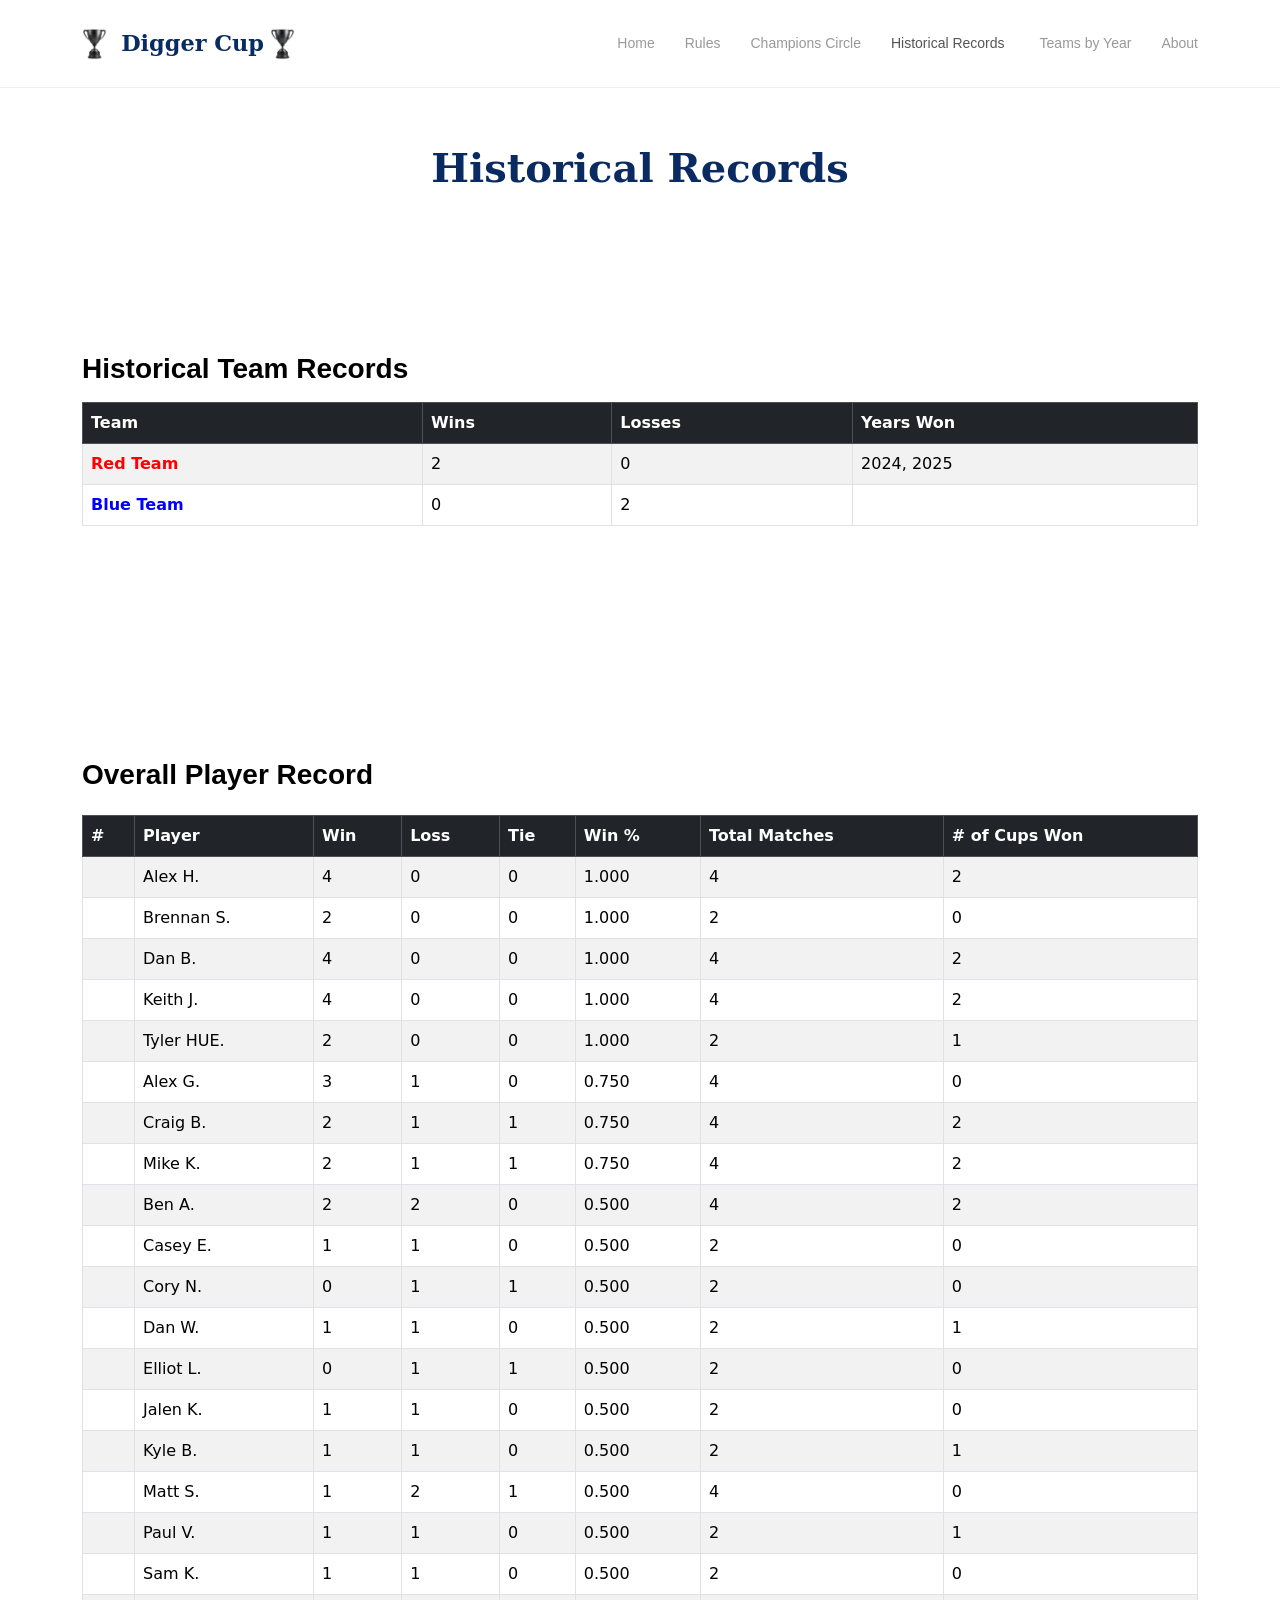
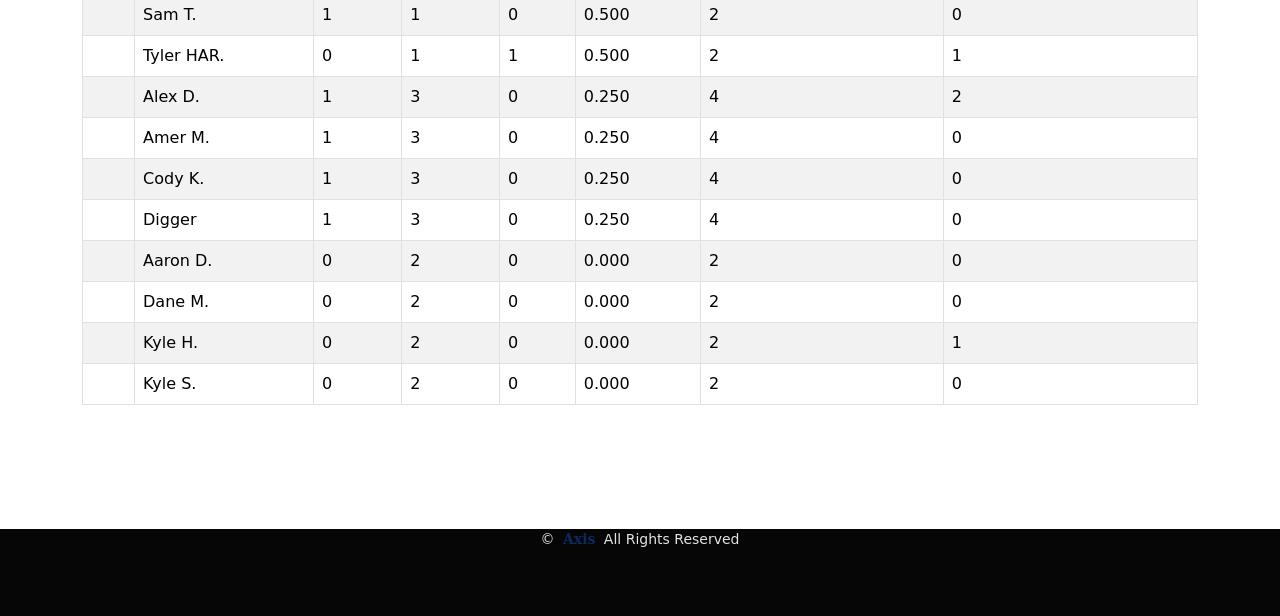
<file: Historical Records_original.html>
<!DOCTYPE html>
<html lang="en">

<head>
    <meta charset="utf-8">
    <meta content="width=device-width, initial-scale=1.0" name="viewport">
    <title>Digger Cup: Historical Records</title>

    <link href="photos/favicon.ico" rel="icon">
    <link href="photos/favicon.ico" rel="apple-touch-icon">

    <!-- Bootstrap CSS -->
    <link href="assets/vendor/bootstrap/css/bootstrap.min.css" rel="stylesheet">

    <!-- DataTables CSS -->
    <link rel="stylesheet" href="https://cdn.datatables.net/1.13.6/css/dataTables.bootstrap5.min.css">

    <!-- Main CSS -->
    <link href="assets/css/main.css" rel="stylesheet">
</head>

<body class="starter-page-page">

    <header id="header" class="header d-flex align-items-center sticky-top">
        <div class="container-fluid container-xl d-flex align-items-center justify-content-between">

            <a href="index.html" class="logo d-flex align-items-center">
                <img src="photos/digi cup_engravesd_est 2024-1.jpg">
                <h1 class="sitename">Digger Cup</h1>
                <img src="photos/digi cup_engravesd_est 2024-1.jpg">
            </a>

            <nav id="navmenu" class="navmenu">
                <ul>
                    <li><a href="index.html#hero">Home</a></li>
                    <li><a href="index.html#hero">Rules</a></li>
                    <li><a href="index.html#services">Champions Circle</a></li>

                    <li class="dropdown">
                        <a class="active" href="historical-records.html">
                            <span>Historical Records</span> <i class="bi bi-chevron-down dropdown-indicator"></i>
                        </a>
                        <ul>
                            <li><a href="historical-records.html">Overall Record</a></li>
                            <li><a href="2024-records.html">2024 Records</a></li>
                            <li><a href="2025-records.html">2025 Records</a></li>
                            <li><a href="player-stats.html">Player Stats</a></li>
                        </ul>
                    </li>

                    <li><a href="teams-by-year.html">Teams by Year</a></li>
                    <li><a href="index.html#about">About</a></li>
                </ul>
                <i class="mobile-nav-toggle d-xl-none bi bi-list"></i>
            </nav>

        </div>
    </header>

    <main class="main">

        <div class="page-title">
            <div class="title-wrapper">
                <h1>Historical Records</h1>
            </div>
        </div>

        <!-- TEAM RECORDS -->
        <section class="container my-5">

            <h3 class="mb-3" style="font-weight:700;">Historical Team Records</h3>

            <div class="table-responsive mb-5">
                <table class="table table-striped table-bordered">
                    <thead class="table-dark">
                        <tr>
                            <th>Team</th>
                            <th>Wins</th>
                            <th>Losses</th>
                            <th>Years Won</th>
                        </tr>
                    </thead>
                    <tbody>
                        <tr>
                            <td style="color:red; font-weight:700;">Red Team</td>
                            <td>2</td>
                            <td>0</td>
                            <td>2024, 2025</td>
                        </tr>
                        <tr>
                            <td style="color:blue; font-weight:700;">Blue Team</td>
                            <td>0</td>
                            <td>2</td>
                            <td></td>
                        </tr>
                    </tbody>
                </table>
            </div>

        </section>

        <!-- OVERALL PLAYER RECORD -->
        <section class="container my-5">

            <h3 class="mb-4" style="font-weight:700;">Overall Player Record</h3>

            <div class="table-responsive">
                <table id="overallRecord" class="table table-striped table-bordered">
                    <thead class="table-dark">
                        <tr>
                            <th>#</th>
                            <th>Player</th>
                            <th>Win</th>
                            <th>Loss</th>
                            <th>Tie</th>
                            <th>Win %</th>
                            <th>Total Matches</th>
                            <th># of Cups Won</th>
                        </tr>
                    </thead>
                    <tbody>
                        <tr><td></td><td>Alex H.</td><td>4</td><td>0</td><td>0</td><td>1.000</td><td>4</td><td>2</td></tr>
                        <tr><td></td><td>Brennan S.</td><td>2</td><td>0</td><td>0</td><td>1.000</td><td>2</td><td>0</td></tr>
                        <tr><td></td><td>Dan B.</td><td>4</td><td>0</td><td>0</td><td>1.000</td><td>4</td><td>2</td></tr>
                        <tr><td></td><td>Keith J.</td><td>4</td><td>0</td><td>0</td><td>1.000</td><td>4</td><td>2</td></tr>
                        <tr><td></td><td>Tyler HUE.</td><td>2</td><td>0</td><td>0</td><td>1.000</td><td>2</td><td>1</td></tr>
                        <tr><td></td><td>Alex G.</td><td>3</td><td>1</td><td>0</td><td>0.750</td><td>4</td><td>0</td></tr>
                        <tr><td></td><td>Craig B.</td><td>2</td><td>1</td><td>1</td><td>0.750</td><td>4</td><td>2</td></tr>
                        <tr><td></td><td>Mike K.</td><td>2</td><td>1</td><td>1</td><td>0.750</td><td>4</td><td>2</td></tr>
                        <tr><td></td><td>Ben A.</td><td>2</td><td>2</td><td>0</td><td>0.500</td><td>4</td><td>2</td></tr>
                        <tr><td></td><td>Casey E.</td><td>1</td><td>1</td><td>0</td><td>0.500</td><td>2</td><td>0</td></tr>
                        <tr><td></td><td>Cory N.</td><td>0</td><td>1</td><td>1</td><td>0.500</td><td>2</td><td>0</td></tr>
                        <tr><td></td><td>Dan W.</td><td>1</td><td>1</td><td>0</td><td>0.500</td><td>2</td><td>1</td></tr>
                        <tr><td></td><td>Elliot L.</td><td>0</td><td>1</td><td>1</td><td>0.500</td><td>2</td><td>0</td></tr>
                        <tr><td></td><td>Jalen K.</td><td>1</td><td>1</td><td>0</td><td>0.500</td><td>2</td><td>0</td></tr>
                        <tr><td></td><td>Kyle B.</td><td>1</td><td>1</td><td>0</td><td>0.500</td><td>2</td><td>1</td></tr>
                        <tr><td></td><td>Matt S.</td><td>1</td><td>2</td><td>1</td><td>0.500</td><td>4</td><td>0</td></tr>
                        <tr><td></td><td>Paul V.</td><td>1</td><td>1</td><td>0</td><td>0.500</td><td>2</td><td>1</td></tr>
                        <tr><td></td><td>Sam K.</td><td>1</td><td>1</td><td>0</td><td>0.500</td><td>2</td><td>0</td></tr>
                        <tr><td></td><td>Sam T.</td><td>1</td><td>1</td><td>0</td><td>0.500</td><td>2</td><td>0</td></tr>
                        <tr><td></td><td>Tyler HAR.</td><td>0</td><td>1</td><td>1</td><td>0.500</td><td>2</td><td>1</td></tr>
                        <tr><td></td><td>Alex D.</td><td>1</td><td>3</td><td>0</td><td>0.250</td><td>4</td><td>2</td></tr>
                        <tr><td></td><td>Amer M.</td><td>1</td><td>3</td><td>0</td><td>0.250</td><td>4</td><td>0</td></tr>
                        <tr><td></td><td>Cody K.</td><td>1</td><td>3</td><td>0</td><td>0.250</td><td>4</td><td>0</td></tr>
                        <tr><td></td><td>Digger</td><td>1</td><td>3</td><td>0</td><td>0.250</td><td>4</td><td>0</td></tr>
                        <tr><td></td><td>Aaron D.</td><td>0</td><td>2</td><td>0</td><td>0.000</td><td>2</td><td>0</td></tr>
                        <tr><td></td><td>Dane M.</td><td>0</td><td>2</td><td>0</td><td>0.000</td><td>2</td><td>0</td></tr>
                        <tr><td></td><td>Kyle H.</td><td>0</td><td>2</td><td>0</td><td>0.000</td><td>2</td><td>1</td></tr>
                        <tr><td></td><td>Kyle S.</td><td>0</td><td>2</td><td>0</td><td>0.000</td><td>2</td><td>0</td></tr>
                    </tbody>
                </table>
            </div>

        </section>

    </main>

    <footer id="footer" class="footer dark-background">
        <div class="container text-center mt-4">
            <p>© <strong class="px-1 sitename">Axis</strong> All Rights Reserved</p>
        </div>
    </footer>

    <!-- jQuery -->
    <script src="https://code.jquery.com/jquery-3.7.1.min.js"></script>

    <!-- Bootstrap JS -->
    <script src="assets/vendor/bootstrap/js/bootstrap.bundle.min.js"></script>

    <!-- DataTables JS -->
    <script src="https://cdn.datatables.net/1.13.6/js/jquery.dataTables.min.js"></script>
    <script src="https://cdn.datatables.net/1.13.6/js/dataTables.bootstrap5.min.js"></script>

    <!-- Initialize DataTables with dynamic row numbering -->
    <script>
        $(document).ready(function () {
            var table = $('#overallRecord').DataTable({
                paging: false,
                info: false,
                columnDefs: [
                    { orderable: false, searchable: false, targets: 0 }
                ]
            });

            table.on('order.dt search.dt', function () {
                table.column(0, { search: 'applied', order: 'applied' })
                    .nodes()
                    .each(function (cell, i) {
                        cell.innerHTML = i + 1;
                    });
            }).draw();
        });
    </script>

</body>
</html>
</file>
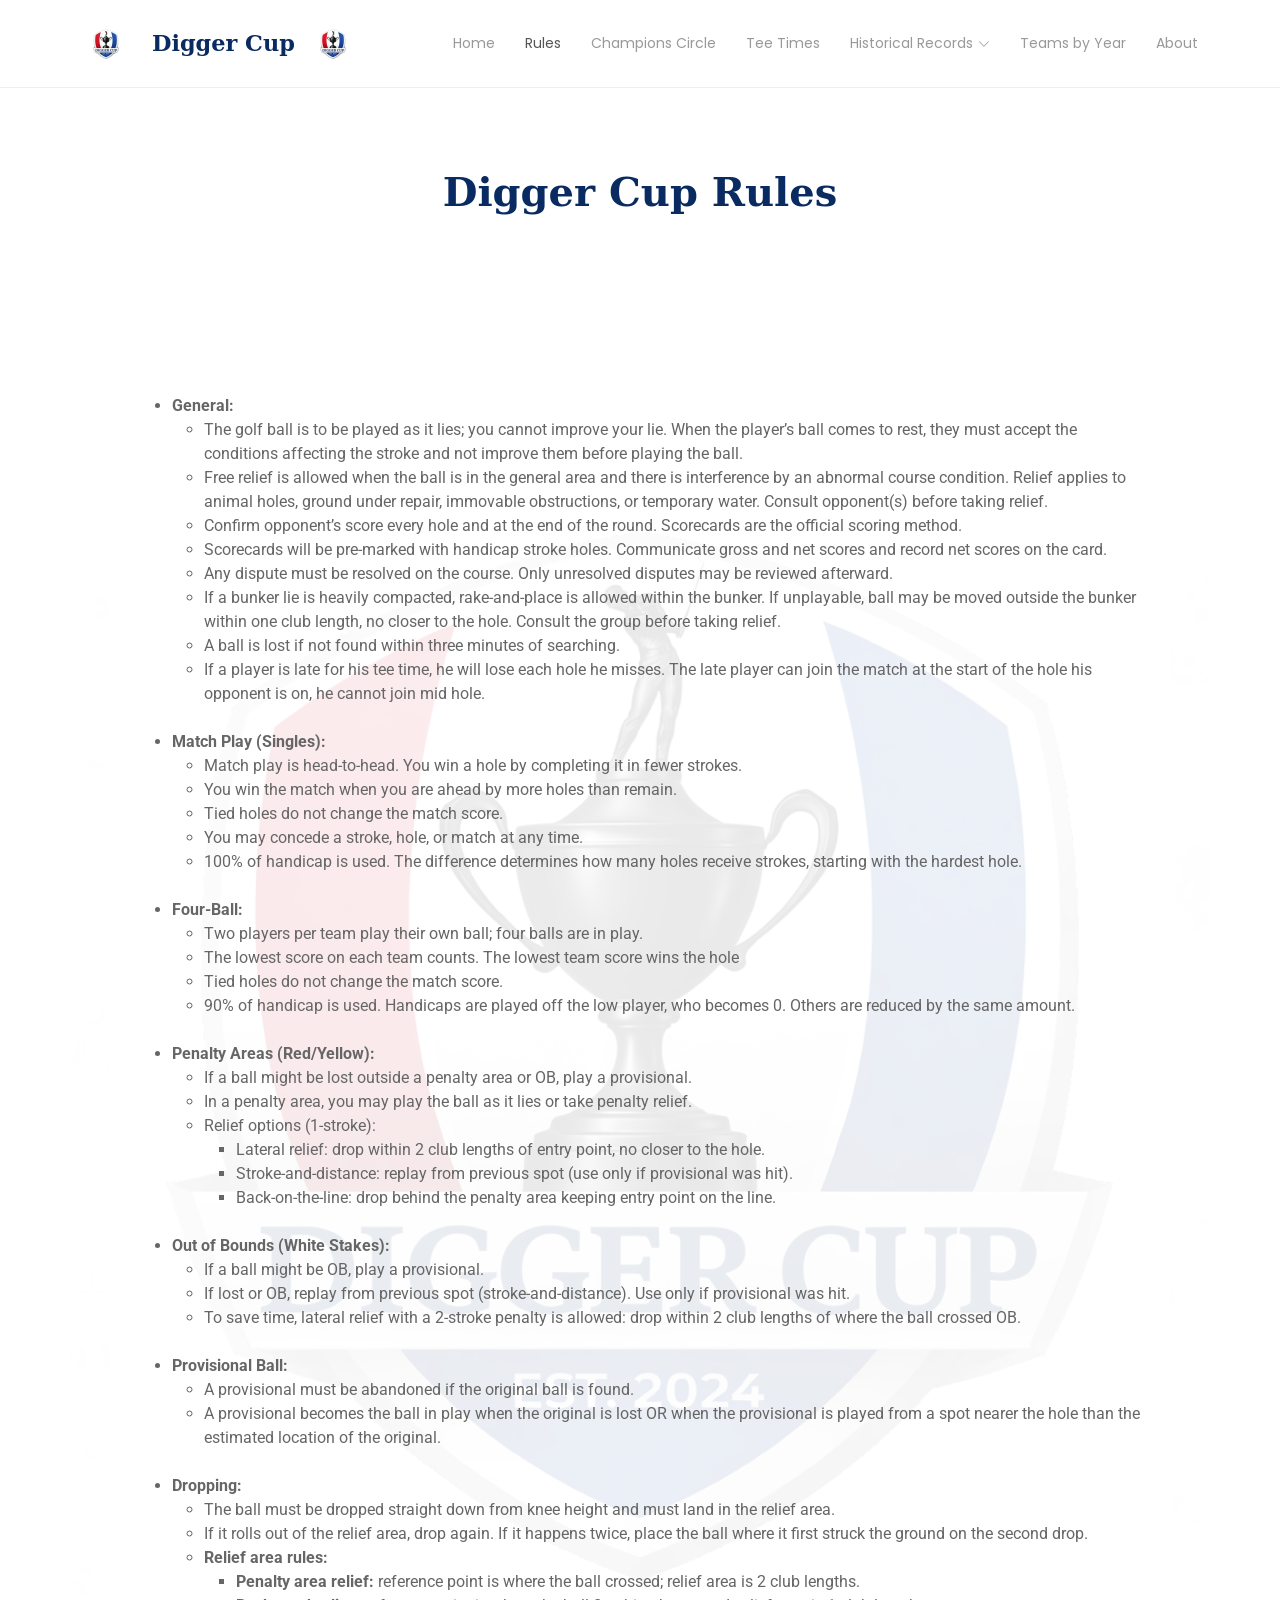
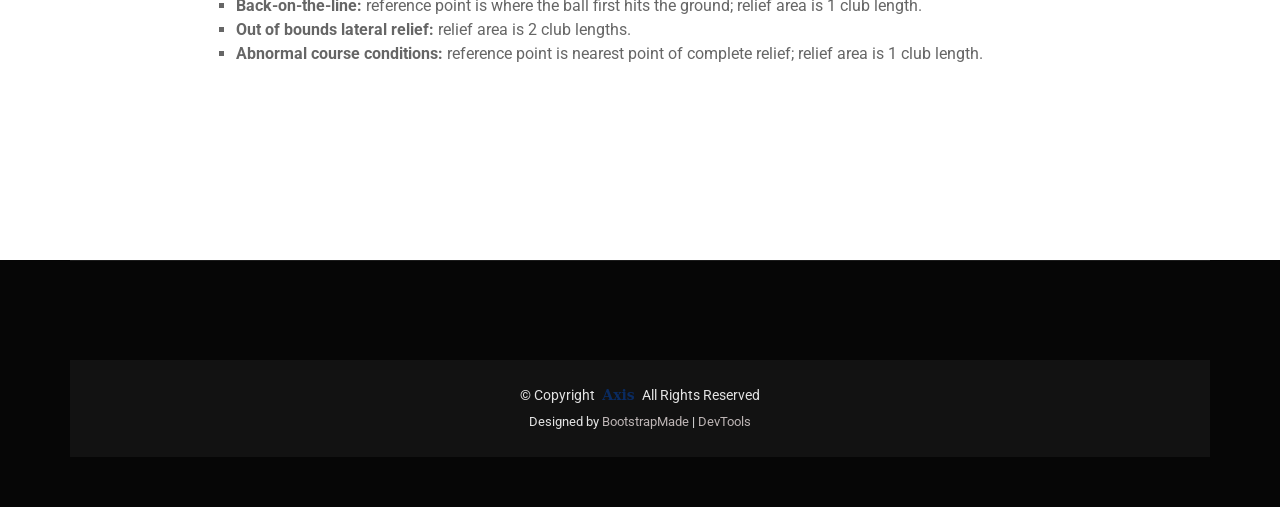
<file: Rules.html>
<!DOCTYPE html>
<html lang="en">

<head>
    <meta charset="utf-8">
    <meta content="width=device-width, initial-scale=1.0" name="viewport">
    <title>Digger Cup: Rules</title>

    <link href="photos/favicon3.ico" rel="icon">
    <link href="photos/favicon3.ico" rel="apple-touch-icon">

    <!-- Fonts -->
    <link href="https://fonts.googleapis.com" rel="preconnect">
    <link href="https://fonts.gstatic.com" rel="preconnect" crossorigin>
    <link href="https://fonts.googleapis.com/css2?family=Roboto:wght@100;300;400;500;700;900&family=Montserrat:wght@100;200;300;400;500;600;700;800;900&family=Poppins:wght@100;200;300;400;500;600;700;800;900&display=swap" rel="stylesheet">

    <!-- Vendor CSS Files -->
    <link href="assets/vendor/bootstrap/css/bootstrap.min.css" rel="stylesheet">
    <link href="assets/vendor/bootstrap-icons/bootstrap-icons.css" rel="stylesheet">
    <link href="assets/vendor/aos/aos.css" rel="stylesheet">
    <link href="assets/vendor/glightbox/css/glightbox.min.css" rel="stylesheet">
    <link href="assets/vendor/swiper/swiper-bundle.min.css" rel="stylesheet">
    <link href="https://fonts.cdnfonts.com/css/dejavu-serif" rel="stylesheet">


    <!-- Main CSS File -->
    <link href="assets/css/main.css" rel="stylesheet">

    <style>
        .page-title {
            margin-bottom: 5px !important;
            padding-bottom: 0 !important;
        }

            .page-title .title-wrapper h1 {
                margin-bottom: 0 !important;
            }

        .rules-section {
            background-image: url("photos/Digger Cup Transparent Logo.png");
            background-size: 150%;
            background-position: center;
            background-repeat: no-repeat;
            padding: 0 40px 40px 40px;
            border-radius: 10px;
            position: relative;
        }

            /* ★ Add this block to make the background faint */
            .rules-section::before {
                content: "";
                position: absolute;
                inset: 0;
                background: rgba(255, 255, 255, 0.65); /* adjust 0.50–0.85 */
                border-radius: 10px;
                z-index: 0;
            }

            .rules-section > * {
                position: relative;
                z-index: 1;
            }

        .rules-overlay {
            background: rgba(255, 255, 255, 0.75);
            padding: 30px;
            border-radius: 10px;
        }
    </style>

    <!-- Google tag (gtag.js) -->
    <script async src="https://www.googletagmanager.com/gtag/js?id=G-3GDKTWPB8H"></script>
    <script>
        window.dataLayer = window.dataLayer || [];
        function gtag() { dataLayer.push(arguments); }
        gtag('js', new Date());

        gtag('config', 'G-3GDKTWPB8H');
    </script>

</head>



<body class="starter-page-page">

    <header id="header" class="header d-flex align-items-center sticky-top">
        <div class="container-fluid container-xl d-flex align-items-center justify-content-between">

            <!-- Logo -->
            <a href="index.html" class="logo d-flex align-items-center">
                <img src="photos/Digger Cup Transparent Logo.png" style="height:40px;">
                <h1 class="sitename ms-2 me-2">Digger Cup</h1>
                <img src="photos/Digger Cup Transparent Logo.png" style="height:40px;">
            </a>
            <div>

              <!-- Desktop Nav -->
<nav id="navmenu" class="navmenu">
  <ul>
    <li><a href="index.html">Home</a></li>
    <li><a href="Rules.html" class="active">Rules</a></li>
    <li><a href="Champions Circle.html">Champions Circle</a></li>
    <li><a href="Tee Times.html">Tee Times</a></li>

    <li class="dropdown">
      <a href="#" class="toggle-dropdown">
        <span>Historical Records</span>
        <i class="bi bi-chevron-down dropdown-indicator"></i>
      </a>
      <ul>
        <li><a href="2025-records.html">2025 Records</a></li>
        <li><a href="2024-records.html">2024 Records</a></li>
        <li><a href="Historical Records.html">Historical Records</a></li>
      </ul>
    </li>

    <li><a href="Teams by Year.html">Teams by Year</a></li>
    <li><a href="About.html">About</a></li>
  </ul>
</nav>



                <!-- Mobile nav toggle -->
                <i class="mobile-nav-toggle d-xl-none bi bi-list"></i>

            </div>
    </header>

    <nav id="navmenu-mobile" class="mobile-nav"></nav>
    <div class="mobile-nav-overly"></div>



    <main class="main">

        <div class="page-title">
            <div class="breadcrumbs">
                <nav aria-label="breadcrumb">
                    <ol class="breadcrumb"></ol>
                </nav>
            </div>

            <div class="title-wrapper">
                <h1>Digger Cup Rules</h1>
            </div>
        </div>

        <!-- Rules Section -->
        <section class="container my-4">

            <div class="row">

                <!-- LEFT SIDE: RULES -->
                <section class="container my-4 rules-section">
                    <div class="rules-overlay">
                        <div class="row">
                            <!-- RULES ONLY --> <div class="col-lg-12">
                                <ul>

                                    <li class="mt-4">
                                        <strong>General:</strong>
                                        <ul>
                                            <li>The golf ball is to be played as it lies; you cannot improve your lie. When the player’s ball comes to rest, they must accept the conditions affecting the stroke and not improve them before playing the ball.</li>
                                            <li>Free relief is allowed when the ball is in the general area and there is interference by an abnormal course condition. Relief applies to animal holes, ground under repair, immovable obstructions, or temporary water. Consult opponent(s) before taking relief.</li>
                                            <li>Confirm opponent’s score every hole and at the end of the round. Scorecards are the official scoring method.</li>
                                            <li>Scorecards will be pre‑marked with handicap stroke holes. Communicate gross and net scores and record net scores on the card.</li>
                                            <li>Any dispute must be resolved on the course. Only unresolved disputes may be reviewed afterward.</li>
                                            <li>If a bunker lie is heavily compacted, rake‑and‑place is allowed within the bunker. If unplayable, ball may be moved outside the bunker within one club length, no closer to the hole. Consult the group before taking relief.</li>
                                            <li>A ball is lost if not found within three minutes of searching.</li>
                                            <li>If a player is late for his tee time, he will lose each hole he misses. The late player can join the match at the start of the hole his opponent is on, he cannot join mid hole.</li>
                                        </ul>
                                    </li>

                                    <li class="mt-4">
                                        <strong>Match Play (Singles):</strong>
                                        <ul>
                                            <li>Match play is head‑to‑head. You win a hole by completing it in fewer strokes.</li>
                                            <li>You win the match when you are ahead by more holes than remain.</li>
                                            <li>Tied holes do not change the match score.</li>
                                            <li>You may concede a stroke, hole, or match at any time.</li>
                                            <li>100% of handicap is used. The difference determines how many holes receive strokes, starting with the hardest hole.</li>
                                        </ul>
                                    </li>

                                    <li class="mt-4">
                                        <strong>Four‑Ball:</strong>
                                        <ul>
                                            <li>Two players per team play their own ball; four balls are in play.</li>
                                            <li>The lowest score on each team counts. The lowest team score wins the hole</li>
                                            <li>Tied holes do not change the match score.</li>
                                            <li>90% of handicap is used. Handicaps are played off the low player, who becomes 0. Others are reduced by the same amount.</li>
                                        </ul>
                                    </li>

                                    <li class="mt-4">
                                        <strong>Penalty Areas (Red/Yellow):</strong>
                                        <ul>
                                            <li>If a ball might be lost outside a penalty area or OB, play a provisional.</li>
                                            <li>In a penalty area, you may play the ball as it lies or take penalty relief.</li>
                                            <li>
                                                Relief options (1‑stroke):
                                                <ul>
                                                    <li>Lateral relief: drop within 2 club lengths of entry point, no closer to the hole.</li>
                                                    <li>Stroke‑and‑distance: replay from previous spot (use only if provisional was hit).</li>
                                                    <li>Back‑on‑the‑line: drop behind the penalty area keeping entry point on the line.</li>
                                                </ul>
                                            </li>
                                        </ul>
                                    </li>

                                    <li class="mt-4">
                                        <strong>Out of Bounds (White Stakes):</strong>
                                        <ul>
                                            <li>If a ball might be OB, play a provisional.</li>
                                            <li>If lost or OB, replay from previous spot (stroke‑and‑distance). Use only if provisional was hit.</li>
                                            <li>To save time, lateral relief with a 2‑stroke penalty is allowed: drop within 2 club lengths of where the ball crossed OB.</li>
                                        </ul>
                                    </li>

                                    <li class="mt-4">
                                        <strong>Provisional Ball:</strong>
                                        <ul>
                                            <li>A provisional must be abandoned if the original ball is found.</li>
                                            <li>A provisional becomes the ball in play when the original is lost OR when the provisional is played from a spot nearer the hole than the estimated location of the original.</li>
                                        </ul>
                                        </li>

                                    <li class="mt-4">
                                        <strong>Dropping:</strong>
                                        <ul>
                                            <li>The ball must be dropped straight down from knee height and must land in the relief area.</li>
                                            <li>If it rolls out of the relief area, drop again. If it happens twice, place the ball where it first struck the ground on the second drop.</li>
                                            <li>
                                                <strong>Relief area rules:</strong>
                                                <ul>
                                                    <li><strong>Penalty area relief:</strong> reference point is where the ball crossed; relief area is 2 club lengths.</li>
                                                    <li><strong>Back‑on‑the‑line:</strong> reference point is where the ball first hits the ground; relief area is 1 club length.</li>
                                                    <li><strong>Out of bounds lateral relief:</strong> relief area is 2 club lengths.</li>
                                                    <li><strong>Abnormal course conditions:</strong> reference point is nearest point of complete relief; relief area is 1 club length.</li>
                                                </ul>
                                            </li>
                                        </ul>
                                    </li>

                                </ul>

                            </div>

                        </div>

                </section>

    </main>

    <footer id="footer" class="footer dark-background">

        <div class="container footer-top">
            <div class="row gy-4">
                <div class="col-lg-5 col-md-12 footer-about">
                    <a href="index.html" class="logo d-flex align-items-center">
                        <span class="sitename"></span>
                    </a>
                </div>
            </div>

        </div>

        <div class="container copyright text-center mt-4">
            <p>© <span>Copyright</span> <strong class="px-1 sitename">Axis</strong> <span>All Rights Reserved</span></p>
            <div class="credits">
                Designed by <a href="https://bootstrapmade.com/">BootstrapMade</a> | <a href="https://bootstrapmade.com/tools/">DevTools</a>
            </div>
        </div>

    </footer>

    <!-- Scroll Top -->
    <a href="#" id="scroll-top" class="scroll-top d-flex align-items-center justify-content-center">
        <i class="bi bi-arrow-up-short"></i>
    </a>

    <!-- Preloader -->
    <div id="preloader"></div>

    <!-- Vendor JS Files -->
    <script src="assets/vendor/bootstrap/js/bootstrap.bundle.min.js"></script>
    <script src="assets/vendor/php-email-form/validate.js"></script>
    <script src="assets/vendor/aos/aos.js"></script>
    <script src="assets/vendor/glightbox/js/glightbox.min.js"></script>
    <script src="assets/vendor/purecounter/purecounter_vanilla.js"></script>
    <script src="assets/vendor/imagesloaded/imagesloaded.pkgd.min.js"></script>
    <script src="assets/vendor/isotope-layout/isotope.pkgd.min.js"></script>
    <script src="assets/vendor/swiper/swiper-bundle.min.js"></script>

    <!-- Main JS File -->
    <script src="assets/js/main.js?v=2"></script>





</body>

</html>
</file>
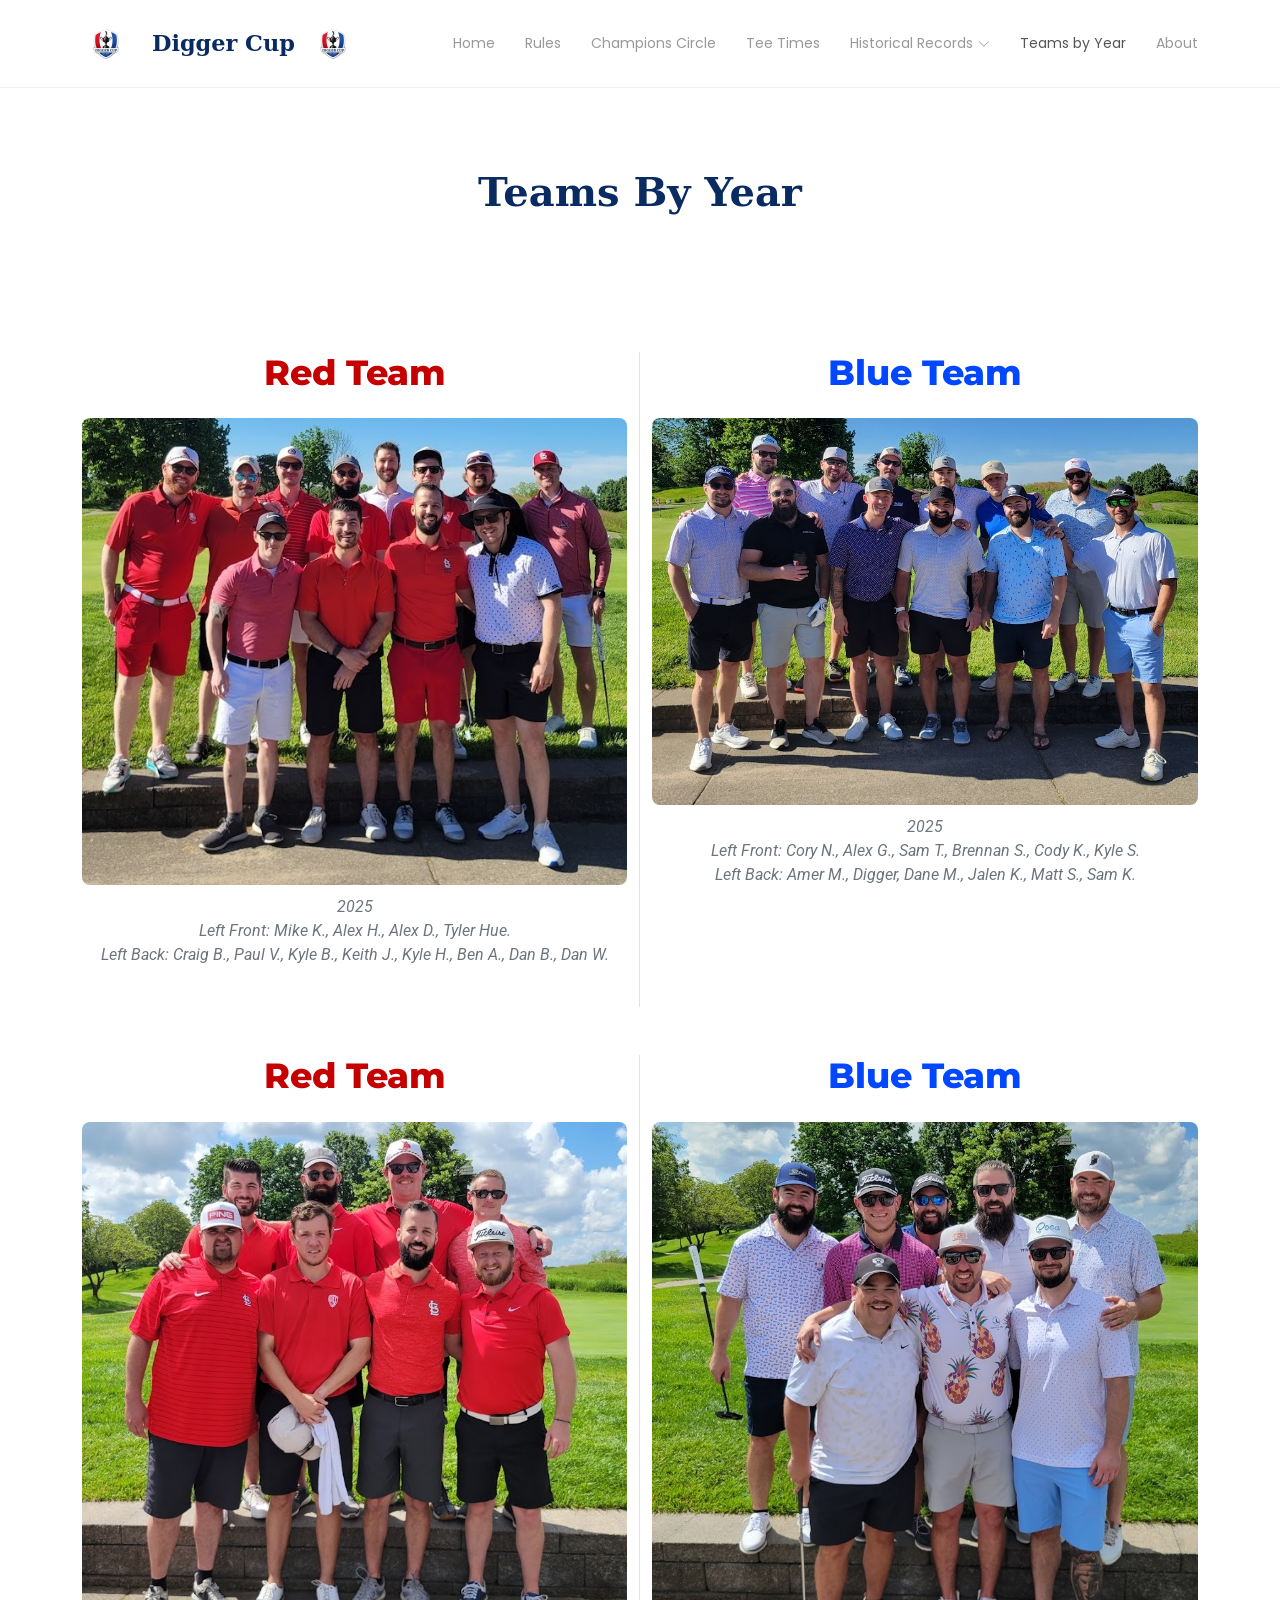
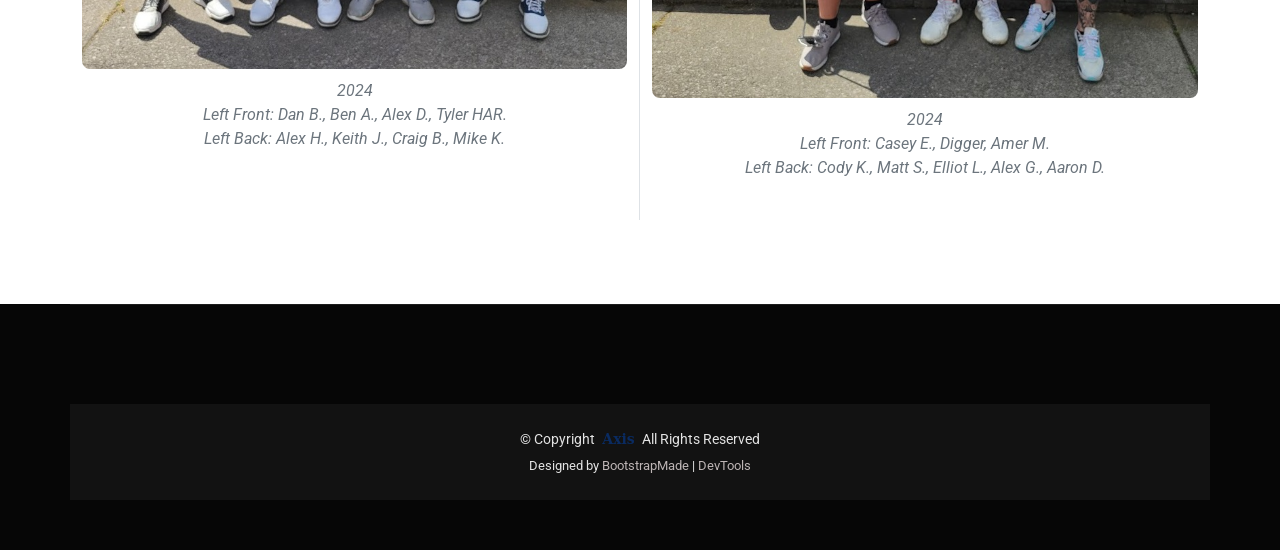
<file: Teams by Year.html>
<!DOCTYPE html>
<html lang="en">

<head>
    <meta charset="utf-8">
    <meta content="width=device-width, initial-scale=1.0" name="viewport">
    <title>Digger Cup: Teams By Year</title>

    <link href="photos/favicon3.ico" rel="icon">
    <link href="photos/favicon3.ico" rel="apple-touch-icon">

    <!-- Fonts -->
    <link href="https://fonts.googleapis.com" rel="preconnect">
    <link href="https://fonts.gstatic.com" rel="preconnect" crossorigin>
    <link href="https://fonts.googleapis.com/css2?family=Roboto:wght@100;300;400;500;700;900&family=Montserrat:wght@100;200;300;400;500;600;700;800;900&family=Poppins:wght@100;200;300;400;500;600;700;800;900&display=swap" rel="stylesheet">

    <!-- Vendor CSS Files -->
    <link href="assets/vendor/bootstrap/css/bootstrap.min.css" rel="stylesheet">
    <link href="assets/vendor/bootstrap-icons/bootstrap-icons.css" rel="stylesheet">
    <link href="assets/vendor/aos/aos.css" rel="stylesheet">
    <link href="assets/vendor/glightbox/css/glightbox.min.css" rel="stylesheet">
    <link href="assets/vendor/swiper/swiper-bundle.min.css" rel="stylesheet">
    <link href="https://fonts.cdnfonts.com/css/dejavu-serif" rel="stylesheet">

    <!-- Main CSS File -->
    <link href="assets/css/main.css" rel="stylesheet">

    <!-- PHOTO + CAPTION STYLING -->
    <style>
        .team-photo {
            max-width: 600px;
            width: 100%;
            height: auto;
            border-radius: 8px;
        }

        .photo-caption {
            font-size: 1rem;
            color: #6c757d;
            margin-top: 10px;
            font-style: italic;
            line-height: 1.5;
            text-align: center;
        }

        .photo-block {
            text-align: center;
            margin-bottom: 2.5rem;
        }

        html {
            scroll-padding-top: 10px; /* adjust if needed */
        }
    </style>

    <!-- Google tag (gtag.js) -->
    <script async src="https://www.googletagmanager.com/gtag/js?id=G-3GDKTWPB8H"></script>
    <script>
        window.dataLayer = window.dataLayer || [];
        function gtag() { dataLayer.push(arguments); }
        gtag('js', new Date());

        gtag('config', 'G-3GDKTWPB8H');
    </script>

</head>



<body class="starter-page-page">

    <header id="header" class="header d-flex align-items-center sticky-top">
        <div class="container-fluid container-xl d-flex align-items-center justify-content-between">

            <!-- Logo -->
            <a href="index.html" class="logo d-flex align-items-center">
                <img src="photos/Digger Cup Transparent Logo.png" style="height:40px;">
                <h1 class="sitename ms-2 me-2">Digger Cup</h1>
                <img src="photos/Digger Cup Transparent Logo.png" style="height:40px;">
            </a>
            <div>

               <!-- Desktop Nav -->
<nav id="navmenu" class="navmenu">
  <ul>
    <li><a href="index.html">Home</a></li>
    <li><a href="Rules.html">Rules</a></li>
    <li><a href="Champions Circle.html">Champions Circle</a></li>
    <li><a href="Tee Times.html">Tee Times</a></li>

    <li class="dropdown">
      <a href="#" class="toggle-dropdown">
        <span>Historical Records</span>
        <i class="bi bi-chevron-down dropdown-indicator"></i>
      </a>
      <ul>
        <li><a href="2025-records.html">2025 Records</a></li>
        <li><a href="2024-records.html">2024 Records</a></li>
        <li><a href="Historical Records.html">Historical Records</a></li>
      </ul>
    </li>

    <li><a href="Teams by Year.html" class="active">Teams by Year</a></li>
    <li><a href="About.html">About</a></li>
  </ul>
</nav>



                <!-- Mobile nav toggle -->
                <i class="mobile-nav-toggle d-xl-none bi bi-list"></i>

            </div>
    </header>

    <nav id="navmenu-mobile" class="mobile-nav"></nav>
    <div class="mobile-nav-overly"></div>



    <main class="main">

        <div class="page-title">
            <div class="breadcrumbs">
                <nav aria-label="breadcrumb">
                    <ol class="breadcrumb"></ol>
                </nav>
            </div>

            <div class="title-wrapper">
                <h1>Teams By Year</h1>
            </div>
        </div>

        <!-- Teams Section -->
        <section class="container my-4">

            <!-- ===================== -->
            <!-- ROW 1 — YEAR 2025     -->
            <!-- ===================== -->
            <div class="row mb-5">

                <!-- RED TEAM 2025 -->
                <div class="col-lg-6 border-end">

                    <h2 style="color:#c40000; font-size:2.2rem; font-weight:800;" class="text-center mb-4">
                        Red Team
                    </h2>

                    <div class="photo-block" id="red2025">
                        <img src="photos/red team_2025.jpg" class="team-photo" alt="Red Team 2025">
                        <div class="photo-caption">
                            2025 <br />
                            Left Front: Mike K., Alex H., Alex D., Tyler Hue. <br>
                            Left Back: Craig B., Paul V., Kyle B., Keith J., Kyle H., Ben A., Dan B., Dan W.
                        </div>
                    </div>

                </div>


                <!-- BLUE TEAM 2025 -->
                <div class="col-lg-6">

                    <h2 style="color:#0047ff; font-size:2.2rem; font-weight:800;" class="text-center mb-4">
                        Blue Team
                    </h2>

                    <div class="photo-block" id="blue2025">
                        <img src="photos/Blue Team_2025.jpg" class="team-photo" alt="Blue Team 2025">
                        <div class="photo-caption">
                            2025 <br />
                            Left Front: Cory N., Alex G., Sam T., Brennan S., Cody K., Kyle S.<br>
                            Left Back: Amer M., Digger, Dane M., Jalen K., Matt S., Sam K.
                        </div>
                    </div>

                </div>


            </div>

            </div>

            <!-- ===================== -->
            <!-- ROW 2 — YEAR 2024     -->
            <!-- ===================== -->
            <div class="row">

                <!-- RED TEAM 2024 -->
                <div class="col-lg-6 border-end">
                    <h2 style="color:#c40000; font-size:2.2rem; font-weight:800;" class="text-center mb-4">
                        Red Team
                    </h2>

                    <div class="photo-block">
                        <img src="photos/Red Team_2024.jpg" class="team-photo" alt="Red Team 2024">
                        <div class="photo-caption" id="red2024">
                            2024 <br />
                            Left Front: Dan B., Ben A., Alex D., Tyler HAR. <br>
                            Left Back: Alex H., Keith J., Craig B., Mike K.
                        </div>

                    </div>
                </div>

                <!-- BLUE TEAM 2024 -->
                <div class="col-lg-6">
                    <h2 style="color:#0047ff; font-size:2.2rem; font-weight:800;" class="text-center mb-4">
                        Blue Team
                    </h2>

                    <div class="photo-block">
                        <img src="photos/Blue Team_2024.jpg" class="team-photo" alt="Blue Team 2024">
                        <div class="photo-caption" id="blue2024">
                            2024 <br />
                            Left Front: Casey E., Digger, Amer M.<br>
                            Left Back: Cody K., Matt S., Elliot L., Alex G., Aaron D.
                        </div>

                    </div>
                </div>

            </div>

        </section>




    </main>

    <footer id="footer" class="footer dark-background">

        <div class="container footer-top">
            <div class="row gy-4">
                <div class="col-lg-5 col-md-12 footer-about">
                    <a href="index.html" class="logo d-flex align-items-center">
                        <span class="sitename"></span>
                    </a>
                </div>
            </div>
        </div>

        <div class="container copyright text-center mt-4">
            <p>© <span>Copyright</span> <strong class="px-1 sitename">Axis</strong> <span>All Rights Reserved</span></p>
            <div class="credits">
                Designed by <a href="https://bootstrapmade.com/">BootstrapMade</a> | <a href="https://bootstrapmade.com/tools/">DevTools</a>
            </div>
        </div>

    </footer>

    <!-- Scroll Top -->
    <a href="#" id="scroll-top" class="scroll-top d-flex align-items-center justify-content-center">
        <i class="bi bi-arrow-up-short"></i>
    </a>

    <!-- Preloader -->
    <div id="preloader"></div>

    <!-- Vendor JS Files -->
    <script src="assets/vendor/bootstrap/js/bootstrap.bundle.min.js"></script>
    <script src="assets/vendor/php-email-form/validate.js"></script>
    <script src="assets/vendor/aos/aos.js"></script>
    <script src="assets/vendor/glightbox/js/glightbox.min.js"></script>
    <script src="assets/vendor/purecounter/purecounter_vanilla.js"></script>
    <script src="assets/vendor/imagesloaded/imagesloaded.pkgd.min.js"></script>
    <script src="assets/vendor/isotope-layout/isotope.pkgd.min.js"></script>
    <script src="assets/vendor/swiper/swiper-bundle.min.js"></script>

    <!-- Main JS File -->
    <script src="assets/js/main.js?v=2"></script>





</body>
</html>
</file>
<file: assets/css/main.css>
/**
* Template Name: Axis
* Template URL: https://bootstrapmade.com/axis-bootstrap-corporate-template/
* Updated: Sep 13 2025 with Bootstrap v5.3.8
* Author: BootstrapMade.com
* License: https://bootstrapmade.com/license/
*/

@charset "UTF-8";

/*--------------------------------------------------------------
# Font & Color Variables
# Help: https://bootstrapmade.com/color-system/
--------------------------------------------------------------*/
/* Fonts */
:root {
  --default-font: "Roboto",  system-ui, -apple-system, "Segoe UI", Roboto, "Helvetica Neue", Arial, "Noto Sans", "Liberation Sans", sans-serif, "Apple Color Emoji", "Segoe UI Emoji", "Segoe UI Symbol", "Noto Color Emoji";
  --heading-font: "Montserrat",  sans-serif;
  --nav-font: "Poppins",  sans-serif;
}

/* Global Colors - The following color variables are used throughout the website. Updating them here will change the color scheme of the entire website */
:root { 
  --background-color: #ffffff; /* Background color for the entire website, including individual sections */
  --default-color: #666666; /* Default color used for the majority of the text content across the entire website */
  --heading-color: #000000; /* Color for headings, subheadings and title throughout the website */
  --accent-color: #313131; /* Accent color that represents your brand on the website. It's used for buttons, links, and other elements that need to stand out */
  --surface-color: #ffffff; /* The surface color is used as a background of boxed elements within sections, such as cards, icon boxes, or other elements that require a visual separation from the global background. */
  --contrast-color: #ffffff; /* Contrast color for text, ensuring readability against backgrounds of accent, heading, or default colors. */
}

/* Nav Menu Colors - The following color variables are used specifically for the navigation menu. They are separate from the global colors to allow for more customization options */
:root {
  --nav-color: #999999;  /* The default color of the main navmenu links */
  --nav-hover-color: #000000; /* Applied to main navmenu links when they are hovered over or active */
  --nav-mobile-background-color: #ffffff; /* Used as the background color for mobile navigation menu */
  --nav-dropdown-background-color: #ffffff; /* Used as the background color for dropdown items that appear when hovering over primary navigation items */
  --nav-dropdown-color: #666666; /* Used for navigation links of the dropdown items in the navigation menu. */
  --nav-dropdown-hover-color: #313131; /* Similar to --nav-hover-color, this color is applied to dropdown navigation links when they are hovered over. */
}

/* Color Presets - These classes override global colors when applied to any section or element, providing reuse of the sam color scheme. */

.light-background {
  --background-color: #f9f9f9;
  --surface-color: #ffffff;
}

.dark-background {
  --background-color: #060606;
  --default-color: #e3e3e3;
  --heading-color: #ffffff;
  --accent-color: #bdb5b5;
  --surface-color: #252525;
  --contrast-color: #ffffff;
}

/* Smooth scroll */
:root {
  scroll-behavior: smooth;
}

/*--------------------------------------------------------------
# General Styling & Shared Classes
--------------------------------------------------------------*/
body {
  color: var(--default-color);
  background-color: var(--background-color);
  font-family: var(--default-font);
}

a {
  color: var(--accent-color);
  text-decoration: none;
  transition: 0.3s;
}

a:hover {
  color: color-mix(in srgb, var(--accent-color), transparent 25%);
  text-decoration: none;
}

h1,
h2,
h3,
h4,
h5,
h6 {
  color: var(--heading-color);
  font-family: var(--heading-font);
}

/* PHP Email Form Messages
------------------------------*/
.php-email-form .error-message {
  display: none;
  background: #df1529;
  color: #ffffff;
  text-align: left;
  padding: 15px;
  margin-bottom: 24px;
  font-weight: 600;
}

.php-email-form .sent-message {
  display: none;
  color: #ffffff;
  background: #059652;
  text-align: center;
  padding: 15px;
  margin-bottom: 24px;
  font-weight: 600;
}

.php-email-form .loading {
  display: none;
  background: var(--surface-color);
  text-align: center;
  padding: 15px;
  margin-bottom: 24px;
}

.php-email-form .loading:before {
  content: "";
  display: inline-block;
  border-radius: 50%;
  width: 24px;
  height: 24px;
  margin: 0 10px -6px 0;
  border: 3px solid var(--accent-color);
  border-top-color: var(--surface-color);
  animation: php-email-form-loading 1s linear infinite;
}

@keyframes php-email-form-loading {
  0% {
    transform: rotate(0deg);
  }

  100% {
    transform: rotate(360deg);
  }
}

/*--------------------------------------------------------------
# Global Header
--------------------------------------------------------------*/
.header {
  --background-color: rgba(255, 255, 255, 0);
  color: var(--default-color);
  background-color: var(--background-color);
  padding: 15px 0;
  transition: all 0.5s;
  z-index: 997;
}

.header .logo {
  line-height: 1;
}

.header .logo img {
  max-height: 32px;
  margin-right: 8px;
}

.header .logo h1 {
  font-size: 30px;
  margin: 0;
  font-weight: 400;
  color: var(--heading-color);
}

.scrolled .header {
  isolation: isolate;
  border-bottom: 1px solid color-mix(in srgb, var(--default-color), transparent 90%);
}

.scrolled .header::before {
  content: "";
  position: absolute;
  inset: 0;
  background: rgba(255, 255, 255, 0.8);
  backdrop-filter: blur(10px);
  -webkit-backdrop-filter: blur(10px);
  pointer-events: none;
  z-index: -1;
}

/*--------------------------------------------------------------
# Navigation Menu
--------------------------------------------------------------*/
/* Navmenu - Desktop */
@media (min-width: 1200px) {
  .navmenu {
    padding: 0;
  }

  .navmenu ul {
    margin: 0;
    padding: 0;
    display: flex;
    list-style: none;
    align-items: center;
  }

  .navmenu li {
    position: relative;
  }

  .navmenu a,
  .navmenu a:focus {
    color: var(--nav-color);
    padding: 18px 15px;
    font-size: 14px;
    font-family: var(--nav-font);
    font-weight: 400;
    display: flex;
    align-items: center;
    justify-content: space-between;
    white-space: nowrap;
    transition: 0.3s;
  }

  .navmenu a i,
  .navmenu a:focus i {
    font-size: 12px;
    line-height: 0;
    margin-left: 5px;
    transition: 0.3s;
  }

  .navmenu li:last-child a {
    padding-right: 0;
  }

  .navmenu li:hover>a,
  .navmenu .active,
  .navmenu .active:focus {
    color: var(--nav-hover-color);
  }

  .navmenu .dropdown ul {
    margin: 0;
    padding: 10px 0;
    background: var(--nav-dropdown-background-color);
    display: block;
    position: absolute;
    visibility: hidden;
    left: 14px;
    top: 130%;
    opacity: 0;
    transition: 0.3s;
    border-radius: 4px;
    z-index: 99;
    box-shadow: 0px 0px 30px rgba(0, 0, 0, 0.1);
  }

  .navmenu .dropdown ul li {
    min-width: 200px;
  }

  .navmenu .dropdown ul a {
    padding: 10px 20px;
    font-size: 15px;
    text-transform: none;
    color: var(--nav-dropdown-color);
  }

  .navmenu .dropdown ul a i {
    font-size: 12px;
  }

  .navmenu .dropdown ul a:hover,
  .navmenu .dropdown ul .active:hover,
  .navmenu .dropdown ul li:hover>a {
    color: var(--nav-dropdown-hover-color);
  }

  .navmenu .dropdown:hover>ul {
    opacity: 1;
    top: 100%;
    visibility: visible;
  }

  .navmenu .dropdown .dropdown ul {
    top: 0;
    left: -90%;
    visibility: hidden;
  }

  .navmenu .dropdown .dropdown:hover>ul {
    opacity: 1;
    top: 0;
    left: -100%;
    visibility: visible;
  }
}

/* Navmenu - Mobile */
@media (max-width: 1199px) {
  .mobile-nav-toggle {
    color: var(--nav-color);
    font-size: 28px;
    line-height: 0;
    margin-right: 10px;
    cursor: pointer;
    transition: color 0.3s;
  }

  .navmenu {
    padding: 0;
    z-index: 9997;
  }

  .navmenu ul {
    display: none;
    list-style: none;
    position: absolute;
    inset: 60px 20px 20px 20px;
    padding: 10px 0;
    margin: 0;
    border-radius: 6px;
    background-color: var(--nav-mobile-background-color);
    overflow-y: auto;
    transition: 0.3s;
    z-index: 9998;
    box-shadow: 0px 0px 30px rgba(0, 0, 0, 0.1);
  }

  .navmenu a,
  .navmenu a:focus {
    color: var(--nav-dropdown-color);
    padding: 10px 20px;
    font-family: var(--nav-font);
    font-size: 18px;
    font-weight: 300;
    display: flex;
    align-items: center;
    justify-content: space-between;
    white-space: nowrap;
    transition: 0.3s;
  }

  .navmenu a i,
  .navmenu a:focus i {
    font-size: 12px;
    line-height: 0;
    margin-left: 5px;
    width: 30px;
    height: 30px;
    display: flex;
    align-items: center;
    justify-content: center;
    border-radius: 50%;
    transition: 0.3s;
    background-color: color-mix(in srgb, var(--accent-color), transparent 90%);
  }

  .navmenu a i:hover,
  .navmenu a:focus i:hover {
    background-color: var(--accent-color);
    color: var(--contrast-color);
  }

  .navmenu a:hover,
  .navmenu .active,
  .navmenu .active:focus {
    color: var(--nav-dropdown-hover-color);
  }

  .navmenu .active i,
  .navmenu .active:focus i {
    background-color: var(--accent-color);
    color: var(--contrast-color);
    transform: rotate(180deg);
  }

  .navmenu .dropdown ul {
    position: static;
    display: none;
    z-index: 99;
    padding: 10px 0;
    margin: 10px 20px;
    background-color: var(--nav-dropdown-background-color);
    border: 1px solid color-mix(in srgb, var(--default-color), transparent 90%);
    box-shadow: none;
    transition: all 0.5s ease-in-out;
  }

  .navmenu .dropdown ul ul {
    background-color: rgba(33, 37, 41, 0.1);
  }

  .navmenu .dropdown>.dropdown-active {
    display: block;
    background-color: rgba(33, 37, 41, 0.03);
  }

  .mobile-nav-active {
    overflow: hidden;
  }

  .mobile-nav-active .mobile-nav-toggle {
    color: #fff;
    position: absolute;
    font-size: 32px;
    top: 15px;
    right: 15px;
    margin-right: 0;
    z-index: 9999;
  }

  .mobile-nav-active .navmenu {
    position: fixed;
    overflow: hidden;
    inset: 0;
    background: rgba(33, 37, 41, 0.8);
    transition: 0.3s;
  }

  .mobile-nav-active .navmenu>ul {
    display: block;
  }
}

/*--------------------------------------------------------------
# Global Footer
--------------------------------------------------------------*/
.footer {
  color: var(--default-color);
  background-color: var(--background-color);
  font-size: 14px;
  padding-bottom: 50px;
  position: relative;
}

.footer .footer-top {
  padding-top: 50px;
  border-top: 1px solid color-mix(in srgb, var(--default-color), transparent 90%);
}

.footer .footer-about .logo {
  line-height: 1;
  margin-bottom: 25px;
}

.footer .footer-about .logo img {
  max-height: 40px;
  margin-right: 6px;
}

.footer .footer-about .logo span {
  color: var(--heading-color);
  font-size: 30px;
  font-weight: 400;
  letter-spacing: 1px;
  font-family: var(--heading-font);
}

.footer .footer-about p {
  font-size: 14px;
  font-family: var(--heading-font);
}

.footer .social-links a {
  display: flex;
  align-items: center;
  justify-content: center;
  width: 40px;
  height: 40px;
  border-radius: 50%;
  border: 1px solid color-mix(in srgb, var(--default-color), transparent 50%);
  font-size: 16px;
  color: color-mix(in srgb, var(--default-color), transparent 50%);
  margin-right: 10px;
  transition: 0.3s;
}

.footer .social-links a:hover {
  color: var(--accent-color);
  border-color: var(--accent-color);
}

.footer h4 {
  font-size: 18px;
  font-weight: 400;
  position: relative;
  padding-bottom: 12px;
}

.footer .footer-links {
  margin-bottom: 30px;
}

.footer .footer-links ul {
  list-style: none;
  padding: 0;
  margin: 0;
}

.footer .footer-links ul i {
  padding-right: 2px;
  font-size: 12px;
  line-height: 0;
}

.footer .footer-links ul li {
  padding: 10px 0;
  display: flex;
  align-items: center;
}

.footer .footer-links ul li:first-child {
  padding-top: 0;
}

.footer .footer-links ul a {
  color: color-mix(in srgb, var(--default-color), transparent 20%);
  display: inline-block;
  line-height: 1;
}

.footer .footer-links ul a:hover {
  color: var(--accent-color);
}

.footer .footer-contact p {
  margin-bottom: 5px;
}

.footer .copyright {
  padding-top: 25px;
  padding-bottom: 25px;
  background-color: color-mix(in srgb, var(--default-color), transparent 95%);
}

.footer .copyright p {
  margin-bottom: 0;
}

.footer .credits {
  margin-top: 6px;
  font-size: 13px;
}

/*--------------------------------------------------------------
# Preloader
--------------------------------------------------------------*/
#preloader {
  position: fixed;
  inset: 0;
  z-index: 999999;
  overflow: hidden;
  background: var(--background-color);
  transition: all 0.6s ease-out;
}

#preloader:before {
  content: "";
  position: fixed;
  top: calc(50% - 30px);
  left: calc(50% - 30px);
  border: 6px solid #ffffff;
  border-color: var(--accent-color) transparent var(--accent-color) transparent;
  border-radius: 50%;
  width: 60px;
  height: 60px;
  animation: animate-preloader 1.5s linear infinite;
}

@keyframes animate-preloader {
  0% {
    transform: rotate(0deg);
  }

  100% {
    transform: rotate(360deg);
  }
}

/*--------------------------------------------------------------
# Scroll Top Button
--------------------------------------------------------------*/
.scroll-top {
  position: fixed;
  visibility: hidden;
  opacity: 0;
  right: 15px;
  bottom: 15px;
  z-index: 99999;
  background-color: var(--accent-color);
  width: 40px;
  height: 40px;
  border-radius: 4px;
  transition: all 0.4s;
}

.scroll-top i {
  font-size: 24px;
  color: var(--contrast-color);
  line-height: 0;
}

.scroll-top:hover {
  background-color: color-mix(in srgb, var(--accent-color), transparent 20%);
  color: var(--contrast-color);
}

.scroll-top.active {
  visibility: visible;
  opacity: 1;
}

/*--------------------------------------------------------------
# Disable aos animation delay on mobile devices
--------------------------------------------------------------*/
@media screen and (max-width: 768px) {
  [data-aos-delay] {
    transition-delay: 0 !important;
  }
}

/*--------------------------------------------------------------
# Global Page Titles & Breadcrumbs
--------------------------------------------------------------*/
.page-title {
  text-align: center;
  padding: 40px 0 20px 0;
  border-top: 1px solid color-mix(in srgb, var(--default-color), transparent 90%);
}

.page-title .breadcrumbs {
  margin-bottom: 1.5rem;
}

.page-title .breadcrumbs .breadcrumb {
  justify-content: center;
  margin: 0;
  padding: 0;
  background: none;
}

.page-title .breadcrumbs .breadcrumb .breadcrumb-item {
  font-size: 0.9rem;
  color: color-mix(in srgb, var(--default-color), transparent 30%);
}

.page-title .breadcrumbs .breadcrumb .breadcrumb-item.active {
  color: var(--accent-color);
}

.page-title .breadcrumbs .breadcrumb .breadcrumb-item a {
  color: inherit;
  text-decoration: none;
  transition: color 0.3s ease;
}

.page-title .breadcrumbs .breadcrumb .breadcrumb-item a:hover {
  color: var(--accent-color);
}

.page-title .breadcrumbs .breadcrumb .breadcrumb-item a i {
  font-size: 0.9rem;
  margin-right: 0.2rem;
}

.page-title .breadcrumbs .breadcrumb .breadcrumb-item+.breadcrumb-item::before {
  color: color-mix(in srgb, var(--default-color), transparent 50%);
}

.page-title .title-wrapper {
  max-width: 800px;
  margin: 0 auto;
  padding: 1rem 0;
}

.page-title .title-wrapper h1 {
  font-size: 2.5rem;
  margin-bottom: 1rem;
  font-weight: 400;
  color: var(--heading-color);
}

.page-title .title-wrapper p {
  font-size: 1.1rem;
  color: color-mix(in srgb, var(--default-color), transparent 20%);
  margin: 0;
  line-height: 1.6;
}

@media (max-width: 768px) {
  .page-title .title-wrapper h1 {
    font-size: 2rem;
  }

  .page-title .title-wrapper p {
    font-size: 1rem;
  }
}

@media (max-width: 576px) {
  .page-title .title-wrapper h1 {
    font-size: 1.75rem;
  }
}

/*--------------------------------------------------------------
# Global Sections
--------------------------------------------------------------*/
section,
.section {
  color: var(--default-color);
  background-color: var(--background-color);
  padding: 60px 0;
  scroll-margin-top: 87px;
  overflow: clip;
}

@media (max-width: 1199px) {

  section,
  .section {
    scroll-margin-top: 66px;
  }
}

/*--------------------------------------------------------------
# Global Section Titles
--------------------------------------------------------------*/
.section-title {
  text-align: center;
  padding-bottom: 60px;
  position: relative;
}

.section-title h2 {
  font-size: 2.8rem;
  font-weight: 300;
  line-height: 1.2;
  color: var(--heading-color);
  margin-bottom: 1.5rem;
  letter-spacing: -1px;
}

@media (max-width: 768px) {
  .section-title h2 {
    font-size: 2.5rem;
  }
}

.section-title .subtitle {
  display: inline-block;
  font-size: 0.875rem;
  font-weight: 400;
  color: var(--accent-color);
  text-transform: uppercase;
  letter-spacing: 2px;
  margin-bottom: 1.5rem;
  position: relative;
}

.section-title .subtitle::after {
  content: "";
  position: absolute;
  bottom: -8px;
  left: 50%;
  transform: translateX(-50%);
  width: 40px;
  height: 1px;
  background: var(--accent-color);
}

.section-title p {
  font-size: 1.125rem;
  line-height: 1.8;
  color: color-mix(in srgb, var(--default-color), transparent 25%);
  max-width: 900px;
  margin: 0 auto;
  text-wrap: balance;
}

/*--------------------------------------------------------------
# Hero Section
--------------------------------------------------------------*/
.hero {
  padding: 120px 0 100px;
  position: relative;
  overflow: hidden;
}

.hero .hero-content h1 {
  font-size: 3.5rem;
  font-weight: 300;
  line-height: 1.2;
  margin-bottom: 2rem;
  color: var(--heading-color);
}

@media (max-width: 768px) {
  .hero .hero-content h1 {
    font-size: 2.5rem;
  }
}

.hero .hero-content p {
  font-size: 1.125rem;
  line-height: 1.7;
  margin-bottom: 3rem;
  color: color-mix(in srgb, var(--default-color), transparent 20%);
}

.hero .hero-cta {
  display: flex;
  gap: 1.5rem;
  margin-bottom: 4rem;
  align-items: center;
}

@media (max-width: 576px) {
  .hero .hero-cta {
    flex-direction: column;
    align-items: flex-start;
    gap: 1rem;
  }
}

.hero .hero-cta .btn-primary {
  background-color: var(--accent-color);
  color: var(--contrast-color);
  padding: 14px 32px;
  border-radius: 6px;
  font-weight: 500;
  text-decoration: none;
  transition: all 0.3s ease;
  border: none;
  box-shadow: 0 4px 15px color-mix(in srgb, var(--accent-color), transparent 80%);
}

.hero .hero-cta .btn-primary:hover {
  background-color: color-mix(in srgb, var(--accent-color), black 10%);
  transform: translateY(-2px);
  box-shadow: 0 8px 25px color-mix(in srgb, var(--accent-color), transparent 70%);
}

.hero .hero-cta .btn-secondary {
  color: var(--heading-color);
  text-decoration: none;
  display: flex;
  align-items: center;
  gap: 0.5rem;
  font-weight: 500;
  transition: all 0.3s ease;
}

.hero .hero-cta .btn-secondary i {
  font-size: 1.5rem;
  color: var(--accent-color);
}

.hero .hero-cta .btn-secondary:hover {
  color: var(--accent-color);
  transform: translateX(5px);
}

.hero .hero-stats {
  display: flex;
  gap: 3rem;
}

@media (max-width: 768px) {
  .hero .hero-stats {
    gap: 2rem;
  }
}

@media (max-width: 576px) {
  .hero .hero-stats {
    flex-direction: column;
    gap: 1.5rem;
  }
}

.hero .hero-stats .stat-item .stat-number {
  font-size: 2rem;
  font-weight: 300;
  color: var(--accent-color);
  margin-bottom: 0.25rem;
}

.hero .hero-stats .stat-item .stat-label {
  font-size: 0.875rem;
  color: color-mix(in srgb, var(--default-color), transparent 40%);
  font-weight: 500;
}

.hero .hero-image {
  position: relative;
}

.hero .hero-image img {
  border-radius: 12px;
  box-shadow: 0 20px 60px color-mix(in srgb, var(--default-color), transparent 85%);
}

.hero .hero-image .floating-card {
  position: absolute;
  bottom: 20px;
  left: 20px;
  background: var(--surface-color);
  padding: 1.5rem;
  border-radius: 12px;
  box-shadow: 0 10px 40px color-mix(in srgb, var(--default-color), transparent 85%);
  display: flex;
  align-items: center;
  gap: 1rem;
  min-width: 200px;
}

@media (max-width: 768px) {
  .hero .hero-image .floating-card {
    bottom: 10px;
    left: 10px;
    padding: 1rem;
    min-width: 160px;
  }
}

.hero .hero-image .floating-card .card-icon {
  width: 50px;
  height: 50px;
  background: color-mix(in srgb, var(--accent-color), transparent 90%);
  border-radius: 10px;
  display: flex;
  align-items: center;
  justify-content: center;
}

.hero .hero-image .floating-card .card-icon i {
  font-size: 1.5rem;
  color: var(--accent-color);
}

.hero .hero-image .floating-card .card-content h5 {
  font-size: 0.875rem;
  font-weight: 600;
  margin: 0 0 0.25rem 0;
  color: var(--heading-color);
}

.hero .hero-image .floating-card .card-content .growth-percentage {
  font-size: 1.25rem;
  font-weight: 700;
  color: #22c55e;
}

@media (max-width: 992px) {
  .hero {
    padding: 80px 0 60px;
  }

  .hero::before {
    display: none;
  }

  .hero .row {
    flex-direction: column-reverse;
  }

  .hero .col-lg-6:first-child {
    margin-top: 3rem;
  }
}

/*--------------------------------------------------------------
# About Section
--------------------------------------------------------------*/
.about {
  padding-top: 120px;
  padding-bottom: 120px;
}

.about .content h2 {
  font-size: 42px;
  font-weight: 300;
  line-height: 1.3;
  margin-bottom: 30px;
  font-family: var(--heading-font);
}

@media (max-width: 768px) {
  .about .content h2 {
    font-size: 32px;
  }
}

.about .content .lead {
  font-size: 20px;
  font-weight: 400;
  line-height: 1.7;
  margin-bottom: 40px;
  color: color-mix(in srgb, var(--default-color), transparent 15%);
}

.about .content p {
  font-size: 16px;
  line-height: 1.8;
  margin-bottom: 25px;
  color: color-mix(in srgb, var(--default-color), transparent 25%);
}

.about .stats-row {
  display: flex;
  gap: 40px;
  margin: 60px 0;
}

@media (max-width: 576px) {
  .about .stats-row {
    flex-direction: column;
    gap: 30px;
  }
}

.about .stats-row .stat-item .stat-number {
  font-size: 48px;
  font-weight: 300;
  line-height: 1;
  color: var(--accent-color);
  font-family: var(--heading-font);
}

.about .stats-row .stat-item .stat-label {
  font-size: 14px;
  font-weight: 500;
  text-transform: uppercase;
  letter-spacing: 1px;
  color: color-mix(in srgb, var(--default-color), transparent 40%);
  margin-top: 8px;
}

.about .cta-section {
  display: flex;
  gap: 20px;
  margin-top: 50px;
}

@media (max-width: 576px) {
  .about .cta-section {
    flex-direction: column;
  }
}

.about .cta-section .btn-primary {
  display: inline-flex;
  align-items: center;
  padding: 16px 32px;
  background-color: var(--accent-color);
  color: var(--contrast-color);
  text-decoration: none;
  border-radius: 6px;
  font-weight: 500;
  transition: all 0.3s ease;
}

.about .cta-section .btn-primary:hover {
  background-color: color-mix(in srgb, var(--accent-color), black 10%);
  transform: translateY(-2px);
  color: var(--contrast-color);
}

.about .cta-section .btn-outline {
  display: inline-flex;
  align-items: center;
  padding: 16px 32px;
  background-color: transparent;
  color: var(--heading-color);
  text-decoration: none;
  border: 2px solid color-mix(in srgb, var(--default-color), transparent 80%);
  border-radius: 6px;
  font-weight: 500;
  transition: all 0.3s ease;
}

.about .cta-section .btn-outline:hover {
  border-color: var(--accent-color);
  color: var(--accent-color);
  transform: translateY(-2px);
}

.about .image-wrapper {
  position: relative;
}

.about .image-wrapper img {
  border-radius: 12px;
  box-shadow: 0 20px 60px color-mix(in srgb, var(--default-color), transparent 90%);
}

.about .image-wrapper .floating-card {
  position: absolute;
  bottom: -30px;
  right: -30px;
  background-color: var(--surface-color);
  border-radius: 12px;
  padding: 30px;
  box-shadow: 0 15px 40px color-mix(in srgb, var(--default-color), transparent 85%);
  max-width: 280px;
}

@media (max-width: 992px) {
  .about .image-wrapper .floating-card {
    position: static;
    margin-top: 30px;
    max-width: none;
  }
}

.about .image-wrapper .floating-card .card-content {
  display: flex;
  align-items: center;
  gap: 20px;
}

.about .image-wrapper .floating-card .card-content .icon {
  width: 60px;
  height: 60px;
  background-color: color-mix(in srgb, var(--accent-color), transparent 90%);
  border-radius: 50%;
  display: flex;
  align-items: center;
  justify-content: center;
  flex-shrink: 0;
}

.about .image-wrapper .floating-card .card-content .icon i {
  font-size: 24px;
  color: var(--accent-color);
}

.about .image-wrapper .floating-card .card-content .text h4 {
  font-size: 18px;
  font-weight: 600;
  margin: 0 0 5px 0;
  color: var(--heading-color);
}

.about .image-wrapper .floating-card .card-content .text p {
  font-size: 14px;
  margin: 0;
  color: color-mix(in srgb, var(--default-color), transparent 30%);
  line-height: 1.6;
}

@media (max-width: 992px) {
  .about .row {
    text-align: center;
  }

  .about .content {
    margin-bottom: 60px;
  }

  .about .stats-row {
    justify-content: center;
  }
}

/*--------------------------------------------------------------
# Services Section
--------------------------------------------------------------*/
.services {
  background-color: color-mix(in srgb, var(--background-color), var(--accent-color) 2%);
}

.services .service-item {
  padding: 60px 40px;
  background-color: var(--surface-color);
  border-radius: 8px;
  transition: all 0.4s ease-in-out;
  height: 100%;
  display: flex;
  flex-direction: column;
  position: relative;
  overflow: hidden;
}

.services .service-item::before {
  content: "";
  position: absolute;
  top: 0;
  left: 0;
  right: 0;
  height: 4px;
  background: linear-gradient(90deg, var(--accent-color), color-mix(in srgb, var(--accent-color), var(--heading-color) 30%));
  transform: scaleX(0);
  transform-origin: left;
  transition: transform 0.4s ease-in-out;
}

.services .service-item:hover {
  transform: translateY(-8px);
  box-shadow: 0 20px 40px color-mix(in srgb, var(--default-color), transparent 90%);
}

.services .service-item:hover::before {
  transform: scaleX(1);
}

.services .service-item:hover .service-icon {
  transform: scale(1.1);
}

.services .service-item:hover .service-link {
  color: var(--accent-color);
}

.services .service-item:hover .service-link i {
  transform: translateX(8px);
}

.services .service-item .service-icon {
  width: 80px;
  height: 80px;
  background: linear-gradient(135deg, var(--accent-color), color-mix(in srgb, var(--accent-color), var(--heading-color) 20%));
  border-radius: 50%;
  display: flex;
  align-items: center;
  justify-content: center;
  margin-bottom: 32px;
  transition: transform 0.4s ease-in-out;
  flex-shrink: 0;
}

.services .service-item .service-icon i {
  font-size: 32px;
  color: var(--contrast-color);
}

.services .service-item h3 {
  font-size: 24px;
  font-weight: 300;
  margin-bottom: 20px;
  line-height: 1.3;
}

.services .service-item p {
  font-size: 16px;
  line-height: 1.7;
  color: color-mix(in srgb, var(--default-color), transparent 20%);
  margin-bottom: 32px;
  flex-grow: 1;
}

.services .service-item .service-link {
  color: var(--heading-color);
  text-decoration: none;
  font-weight: 500;
  font-size: 15px;
  display: inline-flex;
  align-items: center;
  gap: 8px;
  transition: all 0.3s ease-in-out;
  align-self: flex-start;
}

.services .service-item .service-link i {
  font-size: 16px;
  transition: transform 0.3s ease-in-out;
}

@media (max-width: 768px) {
  .services .service-item {
    padding: 40px 24px;
  }

  .services .service-item .service-icon {
    width: 64px;
    height: 64px;
    margin-bottom: 24px;
  }

  .services .service-item .service-icon i {
    font-size: 28px;
  }

  .services .service-item h3 {
    font-size: 20px;
    margin-bottom: 16px;
  }

  .services .service-item p {
    font-size: 15px;
    margin-bottom: 24px;
  }
}

/*--------------------------------------------------------------
# Why Us Section
--------------------------------------------------------------*/
.why-us {
  padding: 100px 0;
}

.why-us .content {
  margin-bottom: 60px;
}

.why-us .content h2 {
  font-size: 2.5rem;
  font-weight: 300;
  margin-bottom: 30px;
  line-height: 1.2;
}

@media (max-width: 768px) {
  .why-us .content h2 {
    font-size: 2rem;
  }
}

.why-us .content p {
  font-size: 1.125rem;
  line-height: 1.7;
  color: color-mix(in srgb, var(--default-color), transparent 20%);
  margin: 0;
}

.why-us .image-wrapper {
  position: relative;
}

.why-us .image-wrapper img {
  border-radius: 8px;
  box-shadow: 0 20px 40px color-mix(in srgb, var(--default-color), transparent 85%);
  transition: transform 0.4s ease-in-out;
}

.why-us .image-wrapper img:hover {
  transform: translateY(-8px);
}

.why-us .features-grid {
  margin-top: 80px;
}

.why-us .feature-item {
  display: flex;
  gap: 25px;
  padding: 40px 0;
  transition: transform 0.3s ease-in-out;
}

.why-us .feature-item:hover {
  transform: translateY(-5px);
}

.why-us .feature-item:hover .icon-wrapper {
  background-color: var(--accent-color);
  color: var(--contrast-color);
  transform: scale(1.1);
}

@media (max-width: 768px) {
  .why-us .feature-item {
    flex-direction: column;
    text-align: center;
    gap: 20px;
    padding: 30px 0;
  }
}

.why-us .icon-wrapper {
  flex-shrink: 0;
  width: 70px;
  height: 70px;
  border-radius: 50%;
  background-color: color-mix(in srgb, var(--accent-color), transparent 90%);
  color: var(--accent-color);
  display: flex;
  align-items: center;
  justify-content: center;
  font-size: 1.75rem;
  transition: all 0.4s ease-in-out;
}

@media (max-width: 768px) {
  .why-us .icon-wrapper {
    margin: 0 auto;
  }
}

.why-us .feature-content {
  flex: 1;
}

.why-us .feature-content h3 {
  font-size: 1.5rem;
  font-weight: 400;
  margin-bottom: 15px;
  line-height: 1.3;
}

@media (max-width: 768px) {
  .why-us .feature-content h3 {
    font-size: 1.25rem;
  }
}

.why-us .feature-content p {
  font-size: 1rem;
  line-height: 1.7;
  color: color-mix(in srgb, var(--default-color), transparent 25%);
  margin: 0;
}

@media (max-width: 992px) {
  .why-us .content {
    margin-bottom: 40px;
    text-align: center;
  }

  .why-us .features-grid {
    margin-top: 60px;
  }
}

/*--------------------------------------------------------------
# Portfolio Section
--------------------------------------------------------------*/
.portfolio .portfolio-filters {
  display: flex;
  justify-content: center;
  flex-wrap: wrap;
  gap: 0;
  margin-bottom: 80px;
  padding: 0;
  list-style: none;
}

@media (max-width: 768px) {
  .portfolio .portfolio-filters {
    margin-bottom: 60px;
    gap: 8px;
  }
}

.portfolio .portfolio-filters li {
  padding: 20px 0;
  margin: 0 40px;
  font-size: 0.95rem;
  font-weight: 300;
  cursor: pointer;
  transition: all 0.4s ease;
  color: color-mix(in srgb, var(--default-color), transparent 40%);
  position: relative;
}

@media (max-width: 768px) {
  .portfolio .portfolio-filters li {
    margin: 0 20px;
    padding: 16px 0;
    font-size: 0.9rem;
  }
}

@media (max-width: 576px) {
  .portfolio .portfolio-filters li {
    margin: 0 12px;
    padding: 14px 0;
    font-size: 0.85rem;
  }
}

.portfolio .portfolio-filters li::after {
  content: "";
  position: absolute;
  bottom: 0;
  left: 50%;
  width: 0;
  height: 1px;
  background-color: var(--accent-color);
  transition: all 0.4s ease;
  transform: translateX(-50%);
}

.portfolio .portfolio-filters li:hover {
  color: var(--default-color);
}

.portfolio .portfolio-filters li:hover::after {
  width: 100%;
}

.portfolio .portfolio-filters li.filter-active {
  color: var(--default-color);
  font-weight: 400;
}

.portfolio .portfolio-filters li.filter-active::after {
  width: 100%;
}

.portfolio .portfolio-card {
  height: 100%;
}

.portfolio .portfolio-card .project-visual {
  position: relative;
  overflow: hidden;
  border-radius: 6px;
}

.portfolio .portfolio-card .project-visual img {
  width: 100%;
  height: 300px;
  object-fit: cover;
  transition: transform 0.6s ease;
}

@media (max-width: 768px) {
  .portfolio .portfolio-card .project-visual img {
    height: 250px;
  }
}

.portfolio .portfolio-card .project-visual .project-overlay {
  position: absolute;
  top: 0;
  left: 0;
  width: 100%;
  height: 100%;
  background: linear-gradient(135deg, rgba(54, 144, 231, 0.85), rgba(54, 144, 231, 0.75));
  display: flex;
  align-items: center;
  justify-content: center;
  opacity: 0;
  visibility: hidden;
  transition: all 0.4s ease;
}

.portfolio .portfolio-card .project-visual .project-overlay .overlay-content {
  display: flex;
  gap: 20px;
}

.portfolio .portfolio-card .project-visual .project-overlay .overlay-content a {
  width: 48px;
  height: 48px;
  background-color: var(--contrast-color);
  color: var(--accent-color);
  border-radius: 6px;
  display: flex;
  align-items: center;
  justify-content: center;
  font-size: 1.1rem;
  transition: all 0.3s ease;
}

.portfolio .portfolio-card .project-visual .project-overlay .overlay-content a:hover {
  transform: translateY(-2px);
  box-shadow: 0 8px 25px rgba(0, 0, 0, 0.15);
}

.portfolio .portfolio-card .project-visual:hover img {
  transform: scale(1.05);
}

.portfolio .portfolio-card .project-visual:hover .project-overlay {
  opacity: 1;
  visibility: visible;
}

.portfolio .portfolio-card .project-details {
  padding: 20px 0;
  height: 100%;
  display: flex;
  flex-direction: column;
}

.portfolio .portfolio-card .project-details .project-header {
  display: flex;
  justify-content: space-between;
  align-items: center;
  margin-bottom: 20px;
}

.portfolio .portfolio-card .project-details .project-header .project-category {
  font-size: 0.8rem;
  font-weight: 500;
  text-transform: uppercase;
  letter-spacing: 1px;
  color: var(--accent-color);
}

.portfolio .portfolio-card .project-details .project-header .project-year {
  font-size: 0.85rem;
  color: color-mix(in srgb, var(--default-color), transparent 50%);
  font-weight: 300;
}

.portfolio .portfolio-card .project-details .project-title {
  font-size: 1.5rem;
  font-weight: 300;
  margin-bottom: 20px;
  color: var(--heading-color);
  line-height: 1.3;
}

@media (max-width: 768px) {
  .portfolio .portfolio-card .project-details .project-title {
    font-size: 1.35rem;
  }
}

.portfolio .portfolio-card .project-details .project-description {
  font-size: 0.95rem;
  color: color-mix(in srgb, var(--default-color), transparent 30%);
  margin-bottom: 30px;
  line-height: 1.7;
  flex-grow: 1;
}

.portfolio .portfolio-card .project-details .project-meta {
  margin-top: auto;
}

.portfolio .portfolio-card .project-details .project-meta .client-name {
  display: block;
  font-size: 0.9rem;
  font-weight: 500;
  color: var(--default-color);
  margin-bottom: 16px;
}

.portfolio .portfolio-card .project-details .project-meta .project-scope {
  display: flex;
  flex-wrap: wrap;
  gap: 12px;
}

.portfolio .portfolio-card .project-details .project-meta .project-scope .scope-item {
  font-size: 0.8rem;
  font-weight: 400;
  color: color-mix(in srgb, var(--default-color), transparent 40%);
  padding: 6px 0;
  position: relative;
}

.portfolio .portfolio-card .project-details .project-meta .project-scope .scope-item:not(:last-child)::after {
  content: "·";
  position: absolute;
  right: -8px;
  color: color-mix(in srgb, var(--default-color), transparent 70%);
}

.portfolio .portfolio-conclusion {
  margin-top: 120px;
  text-align: center;
}

@media (max-width: 768px) {
  .portfolio .portfolio-conclusion {
    margin-top: 80px;
  }
}

.portfolio .portfolio-conclusion .conclusion-content {
  max-width: 600px;
  margin: 0 auto;
}

.portfolio .portfolio-conclusion .conclusion-content h4 {
  font-size: 1.75rem;
  font-weight: 300;
  margin-bottom: 20px;
  color: var(--heading-color);
}

@media (max-width: 768px) {
  .portfolio .portfolio-conclusion .conclusion-content h4 {
    font-size: 1.5rem;
  }
}

.portfolio .portfolio-conclusion .conclusion-content p {
  font-size: 1rem;
  color: color-mix(in srgb, var(--default-color), transparent 30%);
  margin-bottom: 40px;
  line-height: 1.7;
}

.portfolio .portfolio-conclusion .conclusion-content .conclusion-actions {
  display: flex;
  justify-content: center;
  gap: 40px;
  align-items: center;
}

@media (max-width: 576px) {
  .portfolio .portfolio-conclusion .conclusion-content .conclusion-actions {
    flex-direction: column;
    gap: 20px;
  }
}

.portfolio .portfolio-conclusion .conclusion-content .conclusion-actions .primary-action {
  display: inline-flex;
  align-items: center;
  gap: 8px;
  padding: 16px 32px;
  background-color: var(--accent-color);
  color: var(--contrast-color);
  border-radius: 6px;
  font-size: 0.95rem;
  font-weight: 400;
  text-decoration: none;
  transition: all 0.3s ease;
}

.portfolio .portfolio-conclusion .conclusion-content .conclusion-actions .primary-action i {
  font-size: 0.9rem;
  transition: transform 0.3s ease;
}

.portfolio .portfolio-conclusion .conclusion-content .conclusion-actions .primary-action:hover {
  background-color: color-mix(in srgb, var(--accent-color), black 10%);
  transform: translateY(-1px);
}

.portfolio .portfolio-conclusion .conclusion-content .conclusion-actions .primary-action:hover i {
  transform: translateX(2px);
}

.portfolio .portfolio-conclusion .conclusion-content .conclusion-actions .secondary-action {
  color: var(--default-color);
  font-size: 0.95rem;
  font-weight: 400;
  text-decoration: none;
  position: relative;
}

.portfolio .portfolio-conclusion .conclusion-content .conclusion-actions .secondary-action::after {
  content: "";
  position: absolute;
  bottom: -2px;
  left: 0;
  width: 0;
  height: 1px;
  background-color: var(--default-color);
  transition: width 0.3s ease;
}

.portfolio .portfolio-conclusion .conclusion-content .conclusion-actions .secondary-action:hover {
  color: var(--default-color);
}

.portfolio .portfolio-conclusion .conclusion-content .conclusion-actions .secondary-action:hover::after {
  width: 100%;
}

/*--------------------------------------------------------------
# Team Section
--------------------------------------------------------------*/
.team .team-member {
  text-align: center;
  margin-bottom: 40px;
  transition: all 0.3s ease-in-out;
}

.team .team-member .member-img {
  position: relative;
  overflow: hidden;
  border-radius: 8px;
  margin-bottom: 30px;
}

.team .team-member .member-img img {
  transition: all 0.3s ease-in-out;
  width: 100%;
  height: auto;
  filter: grayscale(100%);
}

.team .team-member .member-info h4 {
  font-weight: 300;
  font-size: 1.5rem;
  margin-bottom: 8px;
  color: var(--heading-color);
  line-height: 1.3;
}

.team .team-member .member-info span {
  display: block;
  font-size: 0.9rem;
  color: var(--accent-color);
  font-weight: 400;
  margin-bottom: 20px;
  letter-spacing: 0.5px;
}

.team .team-member .member-info p {
  font-size: 0.95rem;
  line-height: 1.7;
  color: color-mix(in srgb, var(--default-color), transparent 20%);
  margin-bottom: 25px;
  padding: 0 10px;
}

.team .team-member .member-info .social {
  display: flex;
  justify-content: center;
  gap: 15px;
}

.team .team-member .member-info .social a {
  display: inline-flex;
  align-items: center;
  justify-content: center;
  width: 40px;
  height: 40px;
  border: 1px solid color-mix(in srgb, var(--default-color), transparent 85%);
  border-radius: 50%;
  color: color-mix(in srgb, var(--default-color), transparent 40%);
  font-size: 16px;
  transition: all 0.3s ease-in-out;
}

.team .team-member .member-info .social a:hover {
  color: var(--contrast-color);
  background-color: var(--accent-color);
  border-color: var(--accent-color);
  transform: translateY(-2px);
}

.team .team-member:hover .member-img img {
  transform: scale(1.05);
  filter: grayscale(0%);
}

@media (max-width: 992px) {
  .team .team-member .member-info h4 {
    font-size: 1.3rem;
  }

  .team .team-member .member-info p {
    font-size: 0.9rem;
  }
}

@media (max-width: 768px) {
  .team .team-member .member-info h4 {
    font-size: 1.2rem;
  }

  .team .team-member .member-info p {
    padding: 0;
    font-size: 0.85rem;
  }

  .team .team-member .member-info .social {
    gap: 12px;
  }

  .team .team-member .member-info .social a {
    width: 36px;
    height: 36px;
    font-size: 14px;
  }
}

/*--------------------------------------------------------------
# Testimonials Section
--------------------------------------------------------------*/
.testimonials {
  position: relative;
  overflow: hidden;
  /* Swiper Navigation */
  /* Swiper Pagination */
  /* Responsive Styles */
}

.testimonials .testimonial-slider {
  position: relative;
  padding-bottom: 50px;
}

.testimonials .testimonial-slider .swiper-wrapper {
  height: auto !important;
}

.testimonials .testimonial-item {
  background: linear-gradient(135deg, var(--surface-color) 0%, color-mix(in srgb, var(--surface-color), var(--accent-color) 2%) 100%);
  border-radius: 20px;
  padding: 0;
  height: 100%;
  border: 1px solid color-mix(in srgb, var(--default-color), transparent 90%);
  transition: all 0.4s ease;
  overflow: hidden;
  position: relative;
}

.testimonials .testimonial-item::before {
  content: "";
  position: absolute;
  top: 0;
  left: 0;
  right: 0;
  height: 4px;
  background: linear-gradient(90deg, var(--accent-color), color-mix(in srgb, var(--accent-color), var(--heading-color) 30%));
  transform: scaleX(0);
  transform-origin: left;
  transition: transform 0.4s ease;
}

.testimonials .testimonial-item:hover {
  border-color: var(--accent-color);
}

.testimonials .testimonial-item:hover::before {
  transform: scaleX(1);
}

.testimonials .testimonial-item:hover .testimonial-header img {
  transform: scale(1.05);
}

.testimonials .testimonial-item:hover .quote-icon {
  color: var(--accent-color);
  transform: scale(1.1);
}

.testimonials .testimonial-header {
  position: relative;
  text-align: center;
  padding: 30px 30px 20px;
  background: linear-gradient(135deg, color-mix(in srgb, var(--surface-color), var(--accent-color) 3%) 0%, var(--surface-color) 100%);
}

.testimonials .testimonial-header img {
  width: 80px;
  height: 80px;
  border-radius: 50%;
  object-fit: cover;
  border: 4px solid color-mix(in srgb, var(--accent-color), transparent 70%);
  margin-bottom: 15px;
  transition: all 0.3s ease;
  box-shadow: 0 5px 15px rgba(0, 0, 0, 0.1);
}

.testimonials .testimonial-header .rating {
  display: flex;
  justify-content: center;
  gap: 3px;
}

.testimonials .testimonial-header .rating i {
  color: #ffc107;
  font-size: 0.9rem;
}

.testimonials .testimonial-body {
  padding: 0 30px 20px;
}

.testimonials .testimonial-body p {
  font-size: 1rem;
  line-height: 1.6;
  color: color-mix(in srgb, var(--default-color), transparent 20%);
  margin: 0;
  font-style: italic;
  text-align: center;
  position: relative;
}

.testimonials .testimonial-body p::before,
.testimonials .testimonial-body p::after {
  content: '"';
  font-size: 1.5rem;
  color: var(--accent-color);
  opacity: 0.6;
  font-family: serif;
  position: absolute;
}

.testimonials .testimonial-body p::before {
  top: -5px;
  left: -10px;
}

.testimonials .testimonial-body p::after {
  bottom: -20px;
  right: -5px;
}

.testimonials .testimonial-footer {
  padding: 20px 30px 30px;
  text-align: center;
  position: relative;
}

.testimonials .testimonial-footer h5 {
  font-size: 1.1rem;
  font-weight: 600;
  color: var(--heading-color);
  margin: 0 0 5px;
}

.testimonials .testimonial-footer span {
  font-size: 0.85rem;
  color: color-mix(in srgb, var(--default-color), transparent 40%);
  display: block;
  margin-bottom: 15px;
}

.testimonials .testimonial-footer .quote-icon {
  position: absolute;
  bottom: 15px;
  right: 25px;
  color: color-mix(in srgb, var(--accent-color), transparent 60%);
  font-size: 1.5rem;
  transition: all 0.3s ease;
}

.testimonials .swiper-navigation {
  position: relative;
  margin-top: 25px;
  display: flex;
  justify-content: flex-end;
}

.testimonials .swiper-button-prev,
.testimonials .swiper-button-next {
  position: static;
  width: 45px;
  height: 45px;
  margin: 0 10px;
  background: var(--accent-color);
  border-radius: 50%;
  color: var(--contrast-color);
  font-size: 16px;
  transition: all 0.3s ease;
  display: inline-flex;
  align-items: center;
  justify-content: center;
  box-shadow: 0 4px 15px rgba(0, 0, 0, 0.1);
}

.testimonials .swiper-button-prev:hover,
.testimonials .swiper-button-next:hover {
  background: color-mix(in srgb, var(--accent-color), var(--heading-color) 20%);
  transform: scale(1.05);
}

.testimonials .swiper-button-prev::after,
.testimonials .swiper-button-next::after {
  font-size: 16px;
  font-weight: 600;
}

.testimonials .swiper-pagination {
  position: static;
  margin-top: 30px;
  text-align: center;
}

.testimonials .swiper-pagination .swiper-pagination-bullet {
  width: 12px;
  height: 12px;
  background: color-mix(in srgb, var(--default-color), transparent 70%);
  opacity: 1;
  margin: 0 6px;
  transition: all 0.3s ease;
}

.testimonials .swiper-pagination .swiper-pagination-bullet.swiper-pagination-bullet-active {
  background: var(--accent-color);
  transform: scale(1.2);
}

@media (max-width: 1199px) {
  .testimonials .testimonial-item .testimonial-header {
    padding: 25px 25px 15px;
  }

  .testimonials .testimonial-item .testimonial-header img {
    width: 70px;
    height: 70px;
  }

  .testimonials .testimonial-item .testimonial-body,
  .testimonials .testimonial-item .testimonial-footer {
    padding-left: 25px;
    padding-right: 25px;
  }
}

@media (max-width: 991px) {
  .testimonials .testimonial-item {
    margin-bottom: 30px;
  }
}

@media (max-width: 767px) {
  .testimonials .testimonial-item .testimonial-header {
    padding: 20px 20px 10px;
  }

  .testimonials .testimonial-item .testimonial-header img {
    width: 60px;
    height: 60px;
  }

  .testimonials .testimonial-item .testimonial-header .rating i {
    font-size: 0.8rem;
  }

  .testimonials .testimonial-item .testimonial-body {
    padding: 0 20px 15px;
  }

  .testimonials .testimonial-item .testimonial-body p {
    font-size: 0.95rem;
  }

  .testimonials .testimonial-item .testimonial-footer {
    padding: 15px 20px 20px;
  }

  .testimonials .testimonial-item .testimonial-footer h5 {
    font-size: 1rem;
  }

  .testimonials .testimonial-item .testimonial-footer span {
    font-size: 0.8rem;
  }

  .testimonials .testimonial-item .testimonial-footer .quote-icon {
    font-size: 1.3rem;
    bottom: 10px;
    right: 15px;
  }

  .testimonials .swiper-button-prev,
  .testimonials .swiper-button-next {
    width: 40px;
    height: 40px;
    font-size: 14px;
  }

  .testimonials .swiper-button-prev::after,
  .testimonials .swiper-button-next::after {
    font-size: 14px;
  }
}

@media (max-width: 575px) {
  .testimonials .testimonial-slider {
    padding-bottom: 30px;
  }

  .testimonials .testimonial-item .testimonial-header {
    padding: 15px 15px 10px;
  }

  .testimonials .testimonial-item .testimonial-header img {
    width: 55px;
    height: 55px;
  }

  .testimonials .testimonial-item .testimonial-body {
    padding: 0 15px 10px;
  }

  .testimonials .testimonial-item .testimonial-body p {
    font-size: 0.9rem;
  }

  .testimonials .testimonial-item .testimonial-footer {
    padding: 10px 15px 15px;
  }

  .testimonials .testimonial-item .testimonial-footer h5 {
    font-size: 0.95rem;
  }

  .testimonials .testimonial-item .testimonial-footer .quote-icon {
    font-size: 1.2rem;
  }

  .testimonials .swiper-navigation {
    margin-top: 10px;
  }
}

/*--------------------------------------------------------------
# Contact Section
--------------------------------------------------------------*/
.contact {
  padding: 120px 0 100px;
}

.contact .info-item {
  margin-bottom: 80px;
}

.contact .info-item .info-icon {
  width: 64px;
  height: 64px;
  border-radius: 50%;
  background: color-mix(in srgb, var(--accent-color), transparent 90%);
  display: flex;
  align-items: center;
  justify-content: center;
  margin-bottom: 32px;
}

.contact .info-item .info-icon i {
  font-size: 24px;
  color: var(--accent-color);
}

.contact .info-item .info-content h4 {
  font-size: 24px;
  font-weight: 400;
  margin-bottom: 16px;
  color: var(--heading-color);
  letter-spacing: -0.3px;
}

.contact .info-item .info-content p {
  font-size: 16px;
  line-height: 1.7;
  color: color-mix(in srgb, var(--default-color), transparent 25%);
  margin: 0;
}

.contact .contact-details .detail-item {
  display: flex;
  align-items: flex-start;
  gap: 20px;
  margin-bottom: 48px;
}

.contact .contact-details .detail-item:last-child {
  margin-bottom: 0;
}

.contact .contact-details .detail-item .detail-icon {
  width: 40px;
  height: 40px;
  flex-shrink: 0;
  display: flex;
  align-items: center;
  justify-content: center;
}

.contact .contact-details .detail-item .detail-icon i {
  font-size: 18px;
  color: var(--accent-color);
}

.contact .contact-details .detail-item .detail-content {
  flex: 1;
}

.contact .contact-details .detail-item .detail-content .detail-label {
  display: block;
  font-size: 13px;
  font-weight: 500;
  color: color-mix(in srgb, var(--default-color), transparent 40%);
  text-transform: uppercase;
  letter-spacing: 0.8px;
  margin-bottom: 6px;
}

.contact .contact-details .detail-item .detail-content .detail-value {
  display: block;
  font-size: 16px;
  color: var(--default-color);
  line-height: 1.6;
}

.contact .form-header {
  margin-bottom: 48px;
}

.contact .form-header h3 {
  font-size: 32px;
  font-weight: 300;
  color: var(--heading-color);
  margin: 0;
  letter-spacing: -0.4px;
}

.contact .form-wrapper {
  background-color: var(--surface-color);
  padding: 20px 30px;
  border-radius: 10px;
}

.contact .form-wrapper .form-group {
  margin-bottom: 32px;
}

.contact .form-wrapper .form-group label {
  display: block;
  font-size: 14px;
  font-weight: 500;
  color: var(--heading-color);
  margin-bottom: 12px;
  letter-spacing: 0.2px;
}

.contact .form-wrapper .form-group input,
.contact .form-wrapper .form-group select,
.contact .form-wrapper .form-group textarea {
  width: 100%;
  border: 1px solid color-mix(in srgb, var(--default-color), transparent 85%);
  border-radius: 8px;
  padding: 16px 20px;
  font-size: 15px;
  color: var(--default-color);
  background-color: var(--surface-color);
  transition: all 0.3s ease;
  font-family: inherit;
}

.contact .form-wrapper .form-group input:focus,
.contact .form-wrapper .form-group select:focus,
.contact .form-wrapper .form-group textarea:focus {
  outline: none;
  border-color: var(--accent-color);
  box-shadow: 0 0 0 3px color-mix(in srgb, var(--accent-color), transparent 90%);
}

.contact .form-wrapper .form-group input::placeholder,
.contact .form-wrapper .form-group select::placeholder,
.contact .form-wrapper .form-group textarea::placeholder {
  color: color-mix(in srgb, var(--default-color), transparent 60%);
}

.contact .form-wrapper .form-group select {
  cursor: pointer;
}

.contact .form-wrapper .form-group select option {
  padding: 10px;
}

.contact .form-wrapper .form-group textarea {
  resize: vertical;
  min-height: 120px;
  line-height: 1.6;
}

.contact .form-wrapper .submit-btn {
  background: var(--accent-color);
  color: var(--contrast-color);
  border: none;
  border-radius: 8px;
  padding: 18px 36px;
  font-size: 15px;
  font-weight: 500;
  display: inline-flex;
  align-items: center;
  gap: 12px;
  cursor: pointer;
  transition: all 0.3s ease;
  letter-spacing: 0.3px;
}

.contact .form-wrapper .submit-btn i {
  font-size: 16px;
  transition: transform 0.3s ease;
}

.contact .form-wrapper .submit-btn:hover {
  background: color-mix(in srgb, var(--accent-color), transparent 10%);
  transform: translateY(-2px);
  box-shadow: 0 8px 25px color-mix(in srgb, var(--accent-color), transparent 70%);
}

.contact .form-wrapper .submit-btn:hover i {
  transform: translateX(4px);
}

@media (max-width: 768px) {
  .contact {
    padding: 80px 0 60px;
  }

  .contact .info-item {
    margin-bottom: 50px;
  }

  .contact .info-item .info-icon {
    width: 56px;
    height: 56px;
    margin-bottom: 24px;
  }

  .contact .info-item .info-icon i {
    font-size: 20px;
  }

  .contact .info-item .info-content h4 {
    font-size: 20px;
    margin-bottom: 12px;
  }

  .contact .contact-details .detail-item {
    margin-bottom: 32px;
  }

  .contact .form-header {
    margin-bottom: 32px;
  }

  .contact .form-header h3 {
    font-size: 24px;
  }

  .contact .modern-form .form-group {
    margin-bottom: 24px;
  }
}

/*--------------------------------------------------------------
# Portfolio Details Section
--------------------------------------------------------------*/
.portfolio-details {
  --section-spacing: 6rem;
  --content-spacing: 4rem;
}

.portfolio-details .project-intro {
  margin-bottom: var(--section-spacing);
  text-align: center;
  max-width: 900px;
  margin-left: auto;
  margin-right: auto;
}

.portfolio-details .project-intro .intro-content .project-meta {
  display: flex;
  justify-content: center;
  gap: 2rem;
  margin-bottom: 1.5rem;
}

.portfolio-details .project-intro .intro-content .project-meta .project-type,
.portfolio-details .project-intro .intro-content .project-meta .project-year {
  font-size: 0.875rem;
  font-weight: 400;
  letter-spacing: 0.05em;
  color: color-mix(in srgb, var(--default-color), transparent 40%);
  position: relative;
}

.portfolio-details .project-intro .intro-content .project-meta .project-type::after {
  content: "•";
  position: absolute;
  right: -1rem;
  color: color-mix(in srgb, var(--default-color), transparent 60%);
}

.portfolio-details .project-intro .intro-content .project-title {
  font-size: 3.75rem;
  font-weight: 300;
  line-height: 1.1;
  margin-bottom: 2rem;
  color: var(--heading-color);
  letter-spacing: -0.02em;
}

.portfolio-details .project-intro .intro-content .project-description {
  font-size: 1.25rem;
  line-height: 1.8;
  color: color-mix(in srgb, var(--default-color), transparent 20%);
  margin-bottom: 0;
  max-width: 700px;
  margin-left: auto;
  margin-right: auto;
}

.portfolio-details .project-showcase {
  margin-bottom: var(--section-spacing);
}

.portfolio-details .project-showcase .showcase-slider {
  border-radius: 12px;
  overflow: hidden;
}

.portfolio-details .project-showcase .showcase-slider .swiper-wrapper {
  height: auto !important;
}

.portfolio-details .project-showcase .showcase-slider .swiper-slide img {
  width: 100%;
  height: 600px;
  object-fit: cover;
}

.portfolio-details .project-showcase .showcase-slider .swiper-pagination {
  bottom: 30px;
}

.portfolio-details .project-showcase .showcase-slider .swiper-pagination .swiper-pagination-bullet {
  width: 12px;
  height: 12px;
  background-color: rgba(255, 255, 255, 0.5);
  opacity: 1;
  transition: all 0.3s ease;
}

.portfolio-details .project-showcase .showcase-slider .swiper-pagination .swiper-pagination-bullet.swiper-pagination-bullet-active {
  background-color: white;
  transform: scale(1.2);
}

.portfolio-details .project-details-grid {
  margin-bottom: var(--section-spacing);
}

.portfolio-details .project-details-grid .project-narrative h2 {
  font-size: 2.5rem;
  font-weight: 300;
  margin-bottom: 2rem;
  color: var(--heading-color);
  letter-spacing: -0.01em;
}

.portfolio-details .project-details-grid .project-narrative p {
  font-size: 1.125rem;
  line-height: 1.8;
  color: color-mix(in srgb, var(--default-color), transparent 15%);
  margin-bottom: 1.5rem;
}

.portfolio-details .project-details-grid .project-narrative p:last-child {
  margin-bottom: 0;
}

.portfolio-details .project-details-grid .project-info {
  padding-left: 3rem;
}

.portfolio-details .project-details-grid .project-info .info-block {
  padding: 1.5rem 0;
  border-bottom: 1px solid color-mix(in srgb, var(--default-color), transparent 90%);
}

.portfolio-details .project-details-grid .project-info .info-block:last-child {
  border-bottom: none;
}

.portfolio-details .project-details-grid .project-info .info-block .info-label {
  font-size: 0.875rem;
  font-weight: 500;
  text-transform: uppercase;
  letter-spacing: 0.05em;
  color: color-mix(in srgb, var(--default-color), transparent 50%);
  margin-bottom: 0.5rem;
}

.portfolio-details .project-details-grid .project-info .info-block .info-value {
  font-size: 1.125rem;
  font-weight: 400;
  color: var(--heading-color);
}

.portfolio-details .solution-approach {
  margin-bottom: var(--section-spacing);
}

.portfolio-details .solution-approach .approach-header {
  text-align: center;
  max-width: 700px;
  margin: 0 auto 4rem;
}

.portfolio-details .solution-approach .approach-header h2 {
  font-size: 2.75rem;
  font-weight: 300;
  margin-bottom: 1.5rem;
  color: var(--heading-color);
  letter-spacing: -0.01em;
}

.portfolio-details .solution-approach .approach-header p {
  font-size: 1.125rem;
  line-height: 1.8;
  color: color-mix(in srgb, var(--default-color), transparent 25%);
  margin-bottom: 0;
}

.portfolio-details .solution-approach .approach-steps {
  display: grid;
  grid-template-columns: repeat(auto-fit, minmax(320px, 1fr));
  gap: 3rem;
}

.portfolio-details .solution-approach .approach-steps .step-item .step-number {
  font-size: 3rem;
  font-weight: 200;
  color: color-mix(in srgb, var(--accent-color), transparent 20%);
  margin-bottom: 1rem;
  line-height: 1;
}

.portfolio-details .solution-approach .approach-steps .step-item h3 {
  font-size: 1.5rem;
  font-weight: 400;
  margin-bottom: 1rem;
  color: var(--heading-color);
}

.portfolio-details .solution-approach .approach-steps .step-item p {
  font-size: 1rem;
  line-height: 1.7;
  color: color-mix(in srgb, var(--default-color), transparent 25%);
  margin-bottom: 0;
}

.portfolio-details .project-gallery {
  margin-bottom: var(--section-spacing);
}

.portfolio-details .project-gallery h2 {
  font-size: 2.75rem;
  font-weight: 300;
  text-align: center;
  margin-bottom: 3rem;
  color: var(--heading-color);
  letter-spacing: -0.01em;
}

.portfolio-details .project-gallery .gallery-grid {
  display: grid;
  grid-template-columns: repeat(4, 1fr);
  gap: 1rem;
}

.portfolio-details .project-gallery .gallery-grid .gallery-item {
  border-radius: 8px;
  overflow: hidden;
  transition: all 0.4s ease;
}

.portfolio-details .project-gallery .gallery-grid .gallery-item.featured {
  grid-column: span 2;
  grid-row: span 2;
}

.portfolio-details .project-gallery .gallery-grid .gallery-item img {
  width: 100%;
  height: 100%;
  object-fit: cover;
  transition: transform 0.5s ease;
}

.portfolio-details .project-gallery .gallery-grid .gallery-item:hover {
  transform: translateY(-8px);
}

.portfolio-details .project-gallery .gallery-grid .gallery-item:hover img {
  transform: scale(1.05);
}

.portfolio-details .technologies-used {
  margin-bottom: var(--section-spacing);
}

.portfolio-details .technologies-used h2 {
  font-size: 2.75rem;
  font-weight: 300;
  margin-bottom: 1.5rem;
  color: var(--heading-color);
  letter-spacing: -0.01em;
}

.portfolio-details .technologies-used p {
  font-size: 1.125rem;
  line-height: 1.8;
  color: color-mix(in srgb, var(--default-color), transparent 25%);
}

.portfolio-details .technologies-used .tech-stack .tech-group {
  margin-bottom: 2.5rem;
}

.portfolio-details .technologies-used .tech-stack .tech-group:last-child {
  margin-bottom: 0;
}

.portfolio-details .technologies-used .tech-stack .tech-group h4 {
  font-size: 1.125rem;
  font-weight: 500;
  margin-bottom: 1rem;
  color: var(--heading-color);
}

.portfolio-details .technologies-used .tech-stack .tech-group .tech-tags {
  display: flex;
  flex-wrap: wrap;
  gap: 0.75rem;
}

.portfolio-details .technologies-used .tech-stack .tech-group .tech-tags .tech-tag {
  padding: 0.5rem 1.25rem;
  background-color: color-mix(in srgb, var(--surface-color), transparent 50%);
  border: 1px solid color-mix(in srgb, var(--default-color), transparent 88%);
  border-radius: 6px;
  font-size: 0.875rem;
  font-weight: 400;
  color: var(--default-color);
  transition: all 0.3s ease;
}

.portfolio-details .technologies-used .tech-stack .tech-group .tech-tags .tech-tag:hover {
  background-color: var(--accent-color);
  border-color: var(--accent-color);
  color: var(--contrast-color);
  transform: translateY(-2px);
}

.portfolio-details .project-outcomes {
  background-color: color-mix(in srgb, var(--surface-color), transparent 60%);
  padding: 4rem 3rem;
  border-radius: 12px;
  margin-bottom: var(--section-spacing);
}

.portfolio-details .project-outcomes .outcomes-header {
  text-align: center;
  margin-bottom: 3rem;
}

.portfolio-details .project-outcomes .outcomes-header h2 {
  font-size: 2.75rem;
  font-weight: 300;
  color: var(--heading-color);
  letter-spacing: -0.01em;
  margin-bottom: 0;
}

.portfolio-details .project-outcomes .outcomes-grid {
  display: grid;
  grid-template-columns: repeat(auto-fit, minmax(200px, 1fr));
  gap: 2rem;
}

.portfolio-details .project-outcomes .outcomes-grid .outcome-card {
  text-align: center;
}

.portfolio-details .project-outcomes .outcomes-grid .outcome-card .outcome-stat {
  font-size: 3rem;
  font-weight: 300;
  color: var(--accent-color);
  margin-bottom: 0.75rem;
  line-height: 1;
}

.portfolio-details .project-outcomes .outcomes-grid .outcome-card .outcome-label {
  font-size: 1rem;
  color: color-mix(in srgb, var(--default-color), transparent 30%);
  line-height: 1.4;
}

.portfolio-details .project-navigation {
  border-top: 1px solid color-mix(in srgb, var(--default-color), transparent 90%);
  padding-top: 3rem;
}

.portfolio-details .project-navigation .nav-container {
  display: flex;
  justify-content: space-between;
  align-items: center;
}

.portfolio-details .project-navigation .nav-container .nav-item {
  display: flex;
  flex-direction: column;
  text-decoration: none;
  transition: all 0.3s ease;
}

.portfolio-details .project-navigation .nav-container .nav-item.prev,
.portfolio-details .project-navigation .nav-container .nav-item.next {
  color: var(--heading-color);
}

.portfolio-details .project-navigation .nav-container .nav-item.prev .nav-label,
.portfolio-details .project-navigation .nav-container .nav-item.next .nav-label {
  font-size: 0.875rem;
  color: color-mix(in srgb, var(--default-color), transparent 50%);
  margin-bottom: 0.25rem;
}

.portfolio-details .project-navigation .nav-container .nav-item.prev .nav-title,
.portfolio-details .project-navigation .nav-container .nav-item.next .nav-title {
  font-size: 1.125rem;
  font-weight: 400;
}

.portfolio-details .project-navigation .nav-container .nav-item.prev:hover,
.portfolio-details .project-navigation .nav-container .nav-item.next:hover {
  color: var(--accent-color);
  transform: translateY(-3px);
}

.portfolio-details .project-navigation .nav-container .nav-item.next {
  text-align: right;
}

.portfolio-details .project-navigation .nav-container .nav-item.center {
  flex-direction: row;
  align-items: center;
  gap: 0.5rem;
  padding: 0.75rem 2rem;
  border: 1px solid color-mix(in srgb, var(--default-color), transparent 85%);
  border-radius: 6px;
  color: var(--heading-color);
  font-weight: 400;
  transition: all 0.3s ease;
}

.portfolio-details .project-navigation .nav-container .nav-item.center i {
  font-size: 1.125rem;
}

.portfolio-details .project-navigation .nav-container .nav-item.center:hover {
  background-color: var(--accent-color);
  border-color: var(--accent-color);
  color: var(--contrast-color);
  transform: translateY(-3px);
}

@media (max-width: 1200px) {
  .portfolio-details .project-details-grid .project-info {
    padding-left: 2rem;
  }

  .portfolio-details .gallery-grid {
    grid-template-columns: repeat(3, 1fr) !important;
  }

  .portfolio-details .gallery-grid .gallery-item.featured {
    grid-column: span 2;
    grid-row: span 1;
  }
}

@media (max-width: 992px) {
  .portfolio-details .project-intro .intro-content .project-title {
    font-size: 3rem;
  }

  .portfolio-details .project-details-grid .project-info {
    padding-left: 0;
    margin-top: 3rem;
  }

  .portfolio-details .approach-steps {
    grid-template-columns: 1fr;
    gap: 2.5rem;
  }

  .portfolio-details .gallery-grid {
    grid-template-columns: repeat(2, 1fr) !important;
  }

  .portfolio-details .outcomes-grid {
    grid-template-columns: repeat(2, 1fr);
  }
}

@media (max-width: 768px) {
  .portfolio-details {
    --section-spacing: 4rem;
  }

  .portfolio-details .project-intro .intro-content .project-meta {
    flex-direction: column;
    gap: 0.5rem;
  }

  .portfolio-details .project-intro .intro-content .project-meta .project-type::after {
    display: none;
  }

  .portfolio-details .project-intro .intro-content .project-title {
    font-size: 2.5rem;
  }

  .portfolio-details .project-intro .intro-content .project-description {
    font-size: 1.125rem;
  }

  .portfolio-details .project-showcase .showcase-slider .swiper-slide img {
    height: 400px;
  }

  .portfolio-details .gallery-grid {
    grid-template-columns: 1fr !important;
  }

  .portfolio-details .gallery-grid .gallery-item.featured {
    grid-column: span 1;
  }

  .portfolio-details .project-outcomes {
    padding: 3rem 2rem;
  }

  .portfolio-details .project-outcomes .outcomes-grid {
    grid-template-columns: 1fr;
    gap: 1.5rem;
  }

  .portfolio-details .project-navigation .nav-container {
    flex-direction: column;
    gap: 2rem;
    text-align: center;
  }

  .portfolio-details .project-navigation .nav-container .nav-item.prev,
  .portfolio-details .project-navigation .nav-container .nav-item.next {
    text-align: center;
  }

  .portfolio-details .project-navigation .nav-container .nav-item.center {
    order: -1;
  }
}

@media (max-width: 576px) {
  .portfolio-details .project-outcomes {
    margin-left: -15px;
    margin-right: -15px;
    border-radius: 0;
  }
}

/*--------------------------------------------------------------
# Service Details Section
--------------------------------------------------------------*/
.service-details {
  padding: 80px 0;
}

.service-details .service-content .service-hero {
  margin-bottom: 60px;
}

.service-details .service-content .service-hero .service-image {
  border-radius: 8px;
  width: 100%;
  height: 400px;
  object-fit: cover;
}

.service-details .service-content .service-description {
  margin-bottom: 80px;
}

.service-details .service-content .service-description .service-title {
  font-size: 2.5rem;
  font-weight: 300;
  margin-bottom: 24px;
  line-height: 1.3;
}

.service-details .service-content .service-description .lead {
  font-size: 1.25rem;
  font-weight: 300;
  line-height: 1.7;
  color: color-mix(in srgb, var(--default-color), transparent 20%);
  margin-bottom: 32px;
}

.service-details .service-content .service-description p {
  font-size: 1.1rem;
  line-height: 1.8;
  margin-bottom: 24px;
  color: color-mix(in srgb, var(--default-color), transparent 15%);
}

.service-details .service-content .service-features {
  margin-bottom: 80px;
}

.service-details .service-content .service-features h3 {
  font-size: 2rem;
  font-weight: 300;
  margin-bottom: 40px;
}

.service-details .service-content .service-features .feature-item {
  display: flex;
  gap: 20px;
  align-items: flex-start;
}

.service-details .service-content .service-features .feature-item .feature-icon {
  flex-shrink: 0;
  width: 48px;
  height: 48px;
  background-color: color-mix(in srgb, var(--accent-color), transparent 90%);
  border-radius: 8px;
  display: flex;
  align-items: center;
  justify-content: center;
}

.service-details .service-content .service-features .feature-item .feature-icon i {
  font-size: 20px;
  color: var(--accent-color);
}

.service-details .service-content .service-features .feature-item .feature-content h4 {
  font-size: 1.2rem;
  font-weight: 400;
  margin-bottom: 12px;
}

.service-details .service-content .service-features .feature-item .feature-content p {
  font-size: 1rem;
  line-height: 1.7;
  color: color-mix(in srgb, var(--default-color), transparent 25%);
  margin: 0;
}

.service-details .service-content .service-process h3 {
  font-size: 2rem;
  font-weight: 300;
  margin-bottom: 40px;
}

.service-details .service-content .service-process .process-timeline .process-step {
  display: flex;
  gap: 24px;
  margin-bottom: 40px;
  position: relative;
}

.service-details .service-content .service-process .process-timeline .process-step:not(:last-child)::after {
  content: "";
  position: absolute;
  left: 23px;
  top: 48px;
  width: 2px;
  height: 40px;
  background: color-mix(in srgb, var(--default-color), transparent 85%);
}

.service-details .service-content .service-process .process-timeline .process-step .step-number {
  flex-shrink: 0;
  width: 48px;
  height: 48px;
  border-radius: 50%;
  background-color: var(--accent-color);
  color: var(--contrast-color);
  display: flex;
  align-items: center;
  justify-content: center;
  font-weight: 500;
  font-size: 1rem;
}

.service-details .service-content .service-process .process-timeline .process-step .step-content {
  flex: 1;
}

.service-details .service-content .service-process .process-timeline .process-step .step-content h4 {
  font-size: 1.3rem;
  font-weight: 400;
  margin-bottom: 12px;
}

.service-details .service-content .service-process .process-timeline .process-step .step-content p {
  font-size: 1rem;
  line-height: 1.7;
  color: color-mix(in srgb, var(--default-color), transparent 25%);
  margin: 0;
}

.service-details .service-sidebar .sidebar-widget {
  background-color: var(--surface-color);
  border-radius: 8px;
  padding: 32px;
  margin-bottom: 32px;
  border: 1px solid color-mix(in srgb, var(--default-color), transparent 90%);
}

.service-details .service-sidebar .sidebar-widget h4 {
  font-size: 1.3rem;
  font-weight: 400;
  margin-bottom: 24px;
}

.service-details .service-sidebar .service-info .service-details-list {
  list-style: none;
  padding: 0;
  margin: 0;
}

.service-details .service-sidebar .service-info .service-details-list li {
  padding: 12px 0;
  border-bottom: 1px solid color-mix(in srgb, var(--default-color), transparent 90%);
  font-size: 0.95rem;
  line-height: 1.6;
}

.service-details .service-sidebar .service-info .service-details-list li:last-child {
  border-bottom: none;
}

.service-details .service-sidebar .service-info .service-details-list li strong {
  color: var(--heading-color);
  font-weight: 500;
}

.service-details .service-sidebar .related-services .related-service-list .related-service-item {
  display: flex;
  align-items: center;
  gap: 12px;
  padding: 16px 0;
  border-bottom: 1px solid color-mix(in srgb, var(--default-color), transparent 90%);
  color: var(--default-color);
  text-decoration: none;
  transition: all 0.3s ease;
}

.service-details .service-sidebar .related-services .related-service-list .related-service-item:last-child {
  border-bottom: none;
}

.service-details .service-sidebar .related-services .related-service-list .related-service-item:hover {
  color: var(--accent-color);
  transform: translateX(4px);
}

.service-details .service-sidebar .related-services .related-service-list .related-service-item i {
  font-size: 16px;
  width: 20px;
}

.service-details .service-sidebar .related-services .related-service-list .related-service-item span {
  font-size: 0.95rem;
}

.service-details .service-sidebar .cta-widget {
  background: linear-gradient(135deg, var(--accent-color), color-mix(in srgb, var(--accent-color), transparent 20%));
  color: var(--contrast-color);
}

.service-details .service-sidebar .cta-widget .cta-content {
  text-align: center;
}

.service-details .service-sidebar .cta-widget .cta-content h4 {
  color: var(--contrast-color);
  margin-bottom: 16px;
}

.service-details .service-sidebar .cta-widget .cta-content p {
  color: color-mix(in srgb, var(--contrast-color), transparent 15%);
  margin-bottom: 24px;
  line-height: 1.6;
}

.service-details .service-sidebar .cta-widget .cta-content .btn-cta {
  display: inline-block;
  background-color: var(--contrast-color);
  color: var(--accent-color);
  padding: 12px 24px;
  border-radius: 6px;
  text-decoration: none;
  font-weight: 500;
  transition: all 0.3s ease;
}

.service-details .service-sidebar .cta-widget .cta-content .btn-cta:hover {
  transform: translateY(-2px);
  box-shadow: 0 8px 16px color-mix(in srgb, var(--default-color), transparent 85%);
  color: var(--accent-color);
}

.service-details .service-sidebar .contact-info .contact-item {
  display: flex;
  align-items: center;
  gap: 16px;
  margin-bottom: 20px;
}

.service-details .service-sidebar .contact-info .contact-item:last-child {
  margin-bottom: 0;
}

.service-details .service-sidebar .contact-info .contact-item i {
  font-size: 18px;
  color: var(--accent-color);
  width: 24px;
}

.service-details .service-sidebar .contact-info .contact-item div strong {
  display: block;
  font-weight: 500;
  color: var(--heading-color);
  margin-bottom: 4px;
}

.service-details .service-sidebar .contact-info .contact-item div span {
  color: color-mix(in srgb, var(--default-color), transparent 25%);
  font-size: 0.95rem;
}

@media (max-width: 768px) {
  .service-details {
    padding: 60px 0;
  }

  .service-details .service-content .service-hero {
    margin-bottom: 40px;
  }

  .service-details .service-content .service-hero .service-image {
    height: 300px;
  }

  .service-details .service-content .service-description {
    margin-bottom: 60px;
  }

  .service-details .service-content .service-description .service-title {
    font-size: 2rem;
  }

  .service-details .service-content .service-description .lead {
    font-size: 1.1rem;
  }

  .service-details .service-content .service-features,
  .service-details .service-content .service-process {
    margin-bottom: 60px;
  }

  .service-details .service-content .service-features h3,
  .service-details .service-content .service-process h3 {
    font-size: 1.7rem;
  }

  .service-details .service-content .process-timeline .process-step {
    gap: 16px;
  }

  .service-details .service-content .process-timeline .process-step:not(:last-child)::after {
    left: 19px;
  }

  .service-details .service-content .process-timeline .process-step .step-number {
    width: 40px;
    height: 40px;
    font-size: 0.9rem;
  }

  .service-details .service-sidebar {
    margin-top: 40px;
  }

  .service-details .service-sidebar .sidebar-widget {
    padding: 24px;
  }
}

/*--------------------------------------------------------------
# Terms Of Service Section
--------------------------------------------------------------*/
.terms-of-service .tos-header {
  margin-bottom: 60px;
}

.terms-of-service .tos-header .last-updated {
  display: inline-block;
  padding: 8px 20px;
  background-color: color-mix(in srgb, var(--accent-color), transparent 90%);
  border-radius: 30px;
  color: var(--accent-color);
  font-size: 0.95rem;
  margin-bottom: 20px;
}

.terms-of-service .tos-header h2 {
  font-size: 2.5rem;
  margin-bottom: 15px;
}

.terms-of-service .tos-header p {
  color: color-mix(in srgb, var(--default-color), transparent 30%);
  font-size: 1.1rem;
  max-width: 700px;
  margin: 0 auto;
}

.terms-of-service .tos-content .content-section {
  margin-bottom: 50px;
  scroll-margin-top: 100px;
}

.terms-of-service .tos-content .content-section:last-child {
  margin-bottom: 0;
}

.terms-of-service .tos-content .content-section h3 {
  font-size: 1.8rem;
  margin-bottom: 20px;
  color: var(--heading-color);
}

.terms-of-service .tos-content .content-section p {
  color: color-mix(in srgb, var(--default-color), transparent 20%);
  line-height: 1.7;
  margin-bottom: 20px;
}

.terms-of-service .tos-content .content-section p:last-child {
  margin-bottom: 0;
}

.terms-of-service .tos-content .content-section .info-box {
  display: flex;
  align-items: flex-start;
  gap: 15px;
  padding: 20px;
  background-color: color-mix(in srgb, var(--accent-color), transparent 95%);
  border-radius: 15px;
  margin-top: 20px;
}

.terms-of-service .tos-content .content-section .info-box i {
  font-size: 1.5rem;
  color: var(--accent-color);
  flex-shrink: 0;
}

.terms-of-service .tos-content .content-section .info-box p {
  margin: 0;
  font-size: 0.95rem;
}

.terms-of-service .tos-content .content-section .list-items {
  list-style: none;
  padding: 0;
  margin: 20px 0;
}

.terms-of-service .tos-content .content-section .list-items li {
  position: relative;
  padding-left: 25px;
  margin-bottom: 12px;
  color: color-mix(in srgb, var(--default-color), transparent 20%);
}

.terms-of-service .tos-content .content-section .list-items li:last-child {
  margin-bottom: 0;
}

.terms-of-service .tos-content .content-section .list-items li::before {
  content: "";
  position: absolute;
  left: 0;
  top: 10px;
  width: 6px;
  height: 6px;
  border-radius: 50%;
  background-color: var(--accent-color);
}

.terms-of-service .tos-content .content-section .alert-box {
  display: flex;
  gap: 20px;
  padding: 25px;
  background-color: var(--surface-color);
  border-radius: 15px;
  border-left: 4px solid var(--accent-color);
  margin-top: 20px;
}

.terms-of-service .tos-content .content-section .alert-box i {
  font-size: 2rem;
  color: var(--accent-color);
  flex-shrink: 0;
}

.terms-of-service .tos-content .content-section .alert-box .alert-content h5 {
  font-size: 1.1rem;
  margin-bottom: 8px;
}

.terms-of-service .tos-content .content-section .alert-box .alert-content p {
  margin: 0;
  font-size: 0.95rem;
}

.terms-of-service .tos-content .content-section .prohibited-list {
  display: grid;
  grid-template-columns: repeat(2, 1fr);
  gap: 20px;
  margin-top: 20px;
}

@media (max-width: 576px) {
  .terms-of-service .tos-content .content-section .prohibited-list {
    grid-template-columns: 1fr;
  }
}

.terms-of-service .tos-content .content-section .prohibited-list .prohibited-item {
  display: flex;
  align-items: center;
  gap: 12px;
  padding: 15px;
  background-color: var(--surface-color);
  border-radius: 12px;
}

.terms-of-service .tos-content .content-section .prohibited-list .prohibited-item i {
  color: #dc3545;
  font-size: 1.2rem;
}

.terms-of-service .tos-content .content-section .prohibited-list .prohibited-item span {
  font-size: 0.95rem;
  color: color-mix(in srgb, var(--default-color), transparent 20%);
}

.terms-of-service .tos-content .content-section .disclaimer-box {
  background-color: var(--surface-color);
  padding: 25px;
  border-radius: 15px;
  margin-top: 20px;
}

.terms-of-service .tos-content .content-section .disclaimer-box p {
  margin-bottom: 15px;
  font-weight: 500;
}

.terms-of-service .tos-content .content-section .disclaimer-box ul {
  list-style: none;
  padding: 0;
  margin: 0;
}

.terms-of-service .tos-content .content-section .disclaimer-box ul li {
  position: relative;
  padding-left: 25px;
  margin-bottom: 12px;
  color: color-mix(in srgb, var(--default-color), transparent 20%);
  font-size: 0.95rem;
}

.terms-of-service .tos-content .content-section .disclaimer-box ul li:last-child {
  margin-bottom: 0;
}

.terms-of-service .tos-content .content-section .disclaimer-box ul li::before {
  content: "•";
  position: absolute;
  left: 8px;
  color: var(--accent-color);
}

.terms-of-service .tos-content .content-section .notice-box {
  display: flex;
  align-items: center;
  gap: 15px;
  padding: 20px;
  background-color: color-mix(in srgb, var(--accent-color), transparent 95%);
  border-radius: 15px;
  margin-top: 20px;
}

.terms-of-service .tos-content .content-section .notice-box i {
  font-size: 1.5rem;
  color: var(--accent-color);
  flex-shrink: 0;
}

.terms-of-service .tos-content .content-section .notice-box p {
  margin: 0;
  font-size: 0.95rem;
}

.terms-of-service .tos-contact {
  margin-top: 60px;
}

.terms-of-service .tos-contact .contact-box {
  background: linear-gradient(135deg, color-mix(in srgb, var(--accent-color), transparent 95%) 0%, color-mix(in srgb, var(--accent-color), transparent 98%) 100%);
  border-radius: 20px;
  padding: 40px;
  display: flex;
  align-items: center;
  gap: 30px;
}

@media (max-width: 576px) {
  .terms-of-service .tos-contact .contact-box {
    flex-direction: column;
    text-align: center;
  }
}

.terms-of-service .tos-contact .contact-box .contact-icon {
  width: 60px;
  height: 60px;
  background-color: var(--accent-color);
  border-radius: 15px;
  display: flex;
  align-items: center;
  justify-content: center;
  flex-shrink: 0;
}

.terms-of-service .tos-contact .contact-box .contact-icon i {
  font-size: 1.8rem;
  color: var(--contrast-color);
}

.terms-of-service .tos-contact .contact-box .contact-content {
  flex: 1;
}

.terms-of-service .tos-contact .contact-box .contact-content h4 {
  font-size: 1.4rem;
  margin-bottom: 8px;
}

.terms-of-service .tos-contact .contact-box .contact-content p {
  color: color-mix(in srgb, var(--default-color), transparent 30%);
  margin-bottom: 15px;
}

.terms-of-service .tos-contact .contact-box .contact-content .contact-link {
  display: inline-flex;
  align-items: center;
  gap: 8px;
  padding: 12px 25px;
  background-color: var(--accent-color);
  color: var(--contrast-color);
  border-radius: 30px;
  text-decoration: none;
  font-weight: 500;
  transition: all 0.3s;
}

.terms-of-service .tos-contact .contact-box .contact-content .contact-link:hover {
  transform: translateY(-2px);
  box-shadow: 0 5px 15px rgba(0, 0, 0, 0.1);
}

@media print {
  .terms-of-service .tos-contact {
    display: none;
  }

  .terms-of-service .content-section {
    page-break-inside: avoid;
  }
}

/*--------------------------------------------------------------
# Privacy Section
--------------------------------------------------------------*/
.privacy .privacy-content {
  font-size: 16px;
  line-height: 1.7;
}

.privacy .privacy-content .last-updated {
  background: color-mix(in srgb, var(--accent-color), transparent 95%);
  padding: 20px;
  border-radius: 10px;
  margin-bottom: 40px;
  border-left: 4px solid var(--accent-color);
}

.privacy .privacy-content .last-updated p {
  margin: 0;
  color: var(--heading-color);
}

.privacy .privacy-content .privacy-section {
  margin-bottom: 50px;
}

.privacy .privacy-content .privacy-section h3 {
  font-size: 28px;
  margin-bottom: 25px;
  color: var(--heading-color);
  position: relative;
  padding-bottom: 15px;
}

.privacy .privacy-content .privacy-section h3:after {
  content: "";
  position: absolute;
  left: 0;
  bottom: 0;
  width: 50px;
  height: 3px;
  background: var(--accent-color);
  border-radius: 2px;
}

.privacy .privacy-content .privacy-section h4 {
  color: var(--heading-color);
  font-size: 22px;
  margin: 30px 0 15px 0;
}

.privacy .privacy-content .privacy-section h5 {
  color: var(--heading-color);
  font-size: 18px;
  margin-bottom: 10px;
}

.privacy .privacy-content .privacy-section p {
  margin-bottom: 20px;
  color: var(--default-color);
}

.privacy .privacy-content .privacy-section ul,
.privacy .privacy-content .privacy-section ol {
  margin: 20px 0;
  padding-left: 30px;
}

.privacy .privacy-content .privacy-section ul li,
.privacy .privacy-content .privacy-section ol li {
  margin-bottom: 10px;
  color: var(--default-color);
}

.privacy .privacy-content .privacy-section .info-box {
  background: var(--surface-color);
  padding: 30px;
  border-radius: 10px;
  margin: 30px 0;
  border: 1px solid color-mix(in srgb, var(--default-color), transparent 90%);
}

.privacy .privacy-content .privacy-section .info-box h4 {
  color: var(--heading-color);
  margin-top: 0;
}

.privacy .privacy-content .privacy-section .highlight-box {
  background: linear-gradient(135deg, var(--accent-color), color-mix(in srgb, var(--accent-color), #000000 20%));
  padding: 40px;
  border-radius: 15px;
  text-align: center;
  color: var(--contrast-color);
  margin: 40px 0;
}

.privacy .privacy-content .privacy-section .highlight-box i {
  font-size: 48px;
  margin-bottom: 20px;
  display: block;
}

.privacy .privacy-content .privacy-section .highlight-box h4 {
  color: var(--contrast-color);
  margin-bottom: 15px;
}

.privacy .privacy-content .privacy-section .highlight-box p {
  color: var(--contrast-color);
  margin: 0;
  opacity: 0.9;
}

.privacy .privacy-content .privacy-section .security-measures {
  margin: 30px 0;
}

.privacy .privacy-content .privacy-section .security-measures .measure-item {
  text-align: center;
  padding: 30px 20px;
  border-radius: 10px;
  background: var(--surface-color);
  border: 1px solid color-mix(in srgb, var(--default-color), transparent 90%);
  transition: all 0.3s ease;
}

.privacy .privacy-content .privacy-section .security-measures .measure-item:hover {
  transform: translateY(-5px);
  box-shadow: 0 10px 30px rgba(0, 0, 0, 0.1);
}

.privacy .privacy-content .privacy-section .security-measures .measure-item i {
  font-size: 36px;
  color: var(--accent-color);
  margin-bottom: 20px;
  display: block;
}

.privacy .privacy-content .privacy-section .security-measures .measure-item h5 {
  margin-bottom: 15px;
}

.privacy .privacy-content .privacy-section .security-measures .measure-item p {
  margin: 0;
  font-size: 14px;
}

.privacy .privacy-content .privacy-section .rights-list {
  margin: 30px 0;
}

.privacy .privacy-content .privacy-section .rights-list .right-item {
  display: flex;
  align-items: flex-start;
  padding: 25px;
  margin-bottom: 20px;
  background: var(--surface-color);
  border-radius: 10px;
  border: 1px solid color-mix(in srgb, var(--default-color), transparent 90%);
  transition: all 0.3s ease;
}

.privacy .privacy-content .privacy-section .rights-list .right-item:hover {
  border-color: var(--accent-color);
  transform: translateX(5px);
}

.privacy .privacy-content .privacy-section .rights-list .right-item i {
  font-size: 24px;
  color: var(--accent-color);
  margin-right: 20px;
  margin-top: 5px;
  min-width: 24px;
}

.privacy .privacy-content .privacy-section .rights-list .right-item div {
  flex: 1;
}

.privacy .privacy-content .privacy-section .rights-list .right-item div h5 {
  margin-bottom: 10px;
}

.privacy .privacy-content .privacy-section .rights-list .right-item div p {
  margin: 0;
  font-size: 14px;
}

.privacy .privacy-content .privacy-section .cookie-types {
  margin: 30px 0;
}

.privacy .privacy-content .privacy-section .cookie-types h4 {
  margin-bottom: 20px;
}

.privacy .privacy-content .privacy-section .cookie-types .table-responsive {
  border-radius: 10px;
  overflow: hidden;
  border: 1px solid color-mix(in srgb, var(--default-color), transparent 90%);
}

.privacy .privacy-content .privacy-section .cookie-types .table-responsive .table {
  margin: 0;
}

.privacy .privacy-content .privacy-section .cookie-types .table-responsive .table thead {
  background: color-mix(in srgb, var(--accent-color), transparent 90%);
}

.privacy .privacy-content .privacy-section .cookie-types .table-responsive .table thead th {
  border: none;
  color: var(--heading-color);
  font-weight: 600;
  padding: 15px 20px;
}

.privacy .privacy-content .privacy-section .cookie-types .table-responsive .table tbody td {
  border-top: 1px solid color-mix(in srgb, var(--default-color), transparent 90%);
  padding: 15px 20px;
  color: var(--default-color);
}

.privacy .privacy-content .privacy-section .cookie-types .table-responsive .table tbody tr:hover {
  background: color-mix(in srgb, var(--accent-color), transparent 97%);
}

.privacy .privacy-content .contact-section {
  background: color-mix(in srgb, var(--accent-color), transparent 96%);
  padding: 40px;
  border-radius: 15px;
  border: 1px solid color-mix(in srgb, var(--accent-color), transparent 90%);
}

.privacy .privacy-content .contact-section h3 {
  color: var(--heading-color);
  margin-bottom: 20px;
}

.privacy .privacy-content .contact-section h3:after {
  background: var(--accent-color);
}

.privacy .privacy-content .contact-section .contact-info {
  margin-top: 30px;
}

.privacy .privacy-content .contact-section .contact-info .contact-item {
  display: flex;
  align-items: center;
  margin-bottom: 15px;
}

.privacy .privacy-content .contact-section .contact-info .contact-item i {
  font-size: 18px;
  color: var(--accent-color);
  margin-right: 15px;
  min-width: 18px;
}

.privacy .privacy-content .contact-section .contact-info .contact-item span {
  color: var(--default-color);
}

@media (max-width: 768px) {
  .privacy .privacy-content {
    font-size: 15px;
  }

  .privacy .privacy-content .privacy-section h3 {
    font-size: 24px;
  }

  .privacy .privacy-content .privacy-section h4 {
    font-size: 20px;
  }

  .privacy .privacy-content .privacy-section .security-measures .row>div {
    margin-bottom: 20px;
  }

  .privacy .privacy-content .privacy-section .rights-list .right-item {
    flex-direction: column;
    text-align: center;
  }

  .privacy .privacy-content .privacy-section .rights-list .right-item i {
    margin-right: 0;
    margin-bottom: 15px;
  }
}

/*--------------------------------------------------------------
# Error 404 Section
--------------------------------------------------------------*/
.error-404 {
  padding: 120px 0;
  min-height: 100vh;
  display: flex;
  align-items: center;
  background: linear-gradient(135deg, var(--surface-color) 0%, color-mix(in srgb, var(--surface-color), var(--accent-color) 3%) 100%);
}

.error-404 .error-content {
  margin-bottom: 80px;
}

.error-404 .error-content .error-number {
  font-size: 8rem;
  font-weight: 300;
  color: var(--accent-color);
  margin-bottom: 20px;
  letter-spacing: -0.02em;
  opacity: 0.8;
}

@media (max-width: 768px) {
  .error-404 .error-content .error-number {
    font-size: 6rem;
  }
}

@media (max-width: 576px) {
  .error-404 .error-content .error-number {
    font-size: 4.5rem;
  }
}

.error-404 .error-content .error-title {
  font-size: 3rem;
  font-weight: 300;
  color: var(--heading-color);
  margin-bottom: 30px;
  letter-spacing: -0.01em;
}

@media (max-width: 768px) {
  .error-404 .error-content .error-title {
    font-size: 2.5rem;
  }
}

@media (max-width: 576px) {
  .error-404 .error-content .error-title {
    font-size: 2rem;
  }
}

.error-404 .error-content .error-description {
  font-size: 1.125rem;
  line-height: 1.8;
  color: color-mix(in srgb, var(--default-color), transparent 20%);
  margin-bottom: 50px;
  max-width: 600px;
  margin-left: auto;
  margin-right: auto;
}

@media (max-width: 768px) {
  .error-404 .error-content .error-description {
    font-size: 1rem;
    margin-bottom: 40px;
  }
}

.error-404 .error-content .error-actions {
  display: flex;
  gap: 20px;
  justify-content: center;
  margin-bottom: 60px;
  flex-wrap: wrap;
}

.error-404 .error-content .error-actions .btn-primary {
  display: inline-flex;
  align-items: center;
  padding: 16px 32px;
  background-color: var(--accent-color);
  color: var(--contrast-color);
  border: none;
  border-radius: 6px;
  text-decoration: none;
  font-weight: 500;
  font-size: 1rem;
  transition: all 0.3s ease;
}

.error-404 .error-content .error-actions .btn-primary:hover {
  background-color: color-mix(in srgb, var(--accent-color), black 10%);
  transform: translateY(-2px);
  box-shadow: 0 8px 25px color-mix(in srgb, var(--accent-color), transparent 70%);
}

.error-404 .error-content .error-actions .btn-secondary {
  display: inline-flex;
  align-items: center;
  padding: 16px 32px;
  background-color: transparent;
  color: var(--heading-color);
  border: 2px solid color-mix(in srgb, var(--default-color), transparent 80%);
  border-radius: 6px;
  text-decoration: none;
  font-weight: 500;
  font-size: 1rem;
  transition: all 0.3s ease;
}

.error-404 .error-content .error-actions .btn-secondary:hover {
  border-color: var(--accent-color);
  color: var(--accent-color);
  transform: translateY(-2px);
}

@media (max-width: 576px) {
  .error-404 .error-content .error-actions {
    flex-direction: column;
    align-items: center;
  }

  .error-404 .error-content .error-actions .btn-primary,
  .error-404 .error-content .error-actions .btn-secondary {
    width: 100%;
    max-width: 280px;
    justify-content: center;
  }
}

.error-404 .error-content .search-section .search-label {
  font-size: 1rem;
  color: var(--heading-color);
  margin-bottom: 20px;
  font-weight: 500;
}

.error-404 .error-content .search-section .search-form {
  max-width: 400px;
  margin: 0 auto;
}

.error-404 .error-content .search-section .search-form .search-input-group {
  position: relative;
  display: flex;
  align-items: center;
}

.error-404 .error-content .search-section .search-form .search-input-group .search-input {
  width: 100%;
  padding: 16px 60px 16px 20px;
  border: 2px solid color-mix(in srgb, var(--default-color), transparent 80%);
  border-radius: 8px;
  font-size: 1rem;
  background-color: var(--surface-color);
  color: var(--default-color);
  transition: all 0.3s ease;
}

.error-404 .error-content .search-section .search-form .search-input-group .search-input:focus {
  outline: none;
  border-color: var(--accent-color);
  box-shadow: 0 0 0 3px color-mix(in srgb, var(--accent-color), transparent 85%);
}

.error-404 .error-content .search-section .search-form .search-input-group .search-input::placeholder {
  color: color-mix(in srgb, var(--default-color), transparent 50%);
}

.error-404 .error-content .search-section .search-form .search-input-group .search-btn {
  position: absolute;
  right: 8px;
  background: var(--accent-color);
  border: none;
  border-radius: 6px;
  padding: 12px;
  color: var(--contrast-color);
  cursor: pointer;
  transition: all 0.3s ease;
}

.error-404 .error-content .search-section .search-form .search-input-group .search-btn:hover {
  background-color: color-mix(in srgb, var(--accent-color), black 10%);
}

.error-404 .error-content .search-section .search-form .search-input-group .search-btn i {
  font-size: 1rem;
}

.error-404 .helpful-links .links-title {
  font-size: 2rem;
  font-weight: 300;
  color: var(--heading-color);
  text-align: center;
  margin-bottom: 60px;
  letter-spacing: -0.01em;
}

@media (max-width: 768px) {
  .error-404 .helpful-links .links-title {
    font-size: 1.75rem;
    margin-bottom: 40px;
  }
}

.error-404 .helpful-links .link-item {
  text-align: center;
  padding: 40px 20px;
  height: 100%;
  transition: all 0.3s ease;
}

.error-404 .helpful-links .link-item:hover {
  transform: translateY(-10px);
}

.error-404 .helpful-links .link-item .link-icon {
  width: 80px;
  height: 80px;
  border-radius: 50%;
  background: linear-gradient(135deg, var(--accent-color) 0%, color-mix(in srgb, var(--accent-color), black 20%) 100%);
  display: flex;
  align-items: center;
  justify-content: center;
  margin: 0 auto 30px;
  transition: all 0.3s ease;
}

.error-404 .helpful-links .link-item .link-icon i {
  font-size: 1.75rem;
  color: var(--contrast-color);
}

.error-404 .helpful-links .link-item h4 {
  font-size: 1.5rem;
  font-weight: 400;
  color: var(--heading-color);
  margin-bottom: 20px;
}

.error-404 .helpful-links .link-item p {
  font-size: 1rem;
  line-height: 1.7;
  color: color-mix(in srgb, var(--default-color), transparent 20%);
  margin-bottom: 25px;
}

.error-404 .helpful-links .link-item .link-cta {
  display: inline-flex;
  align-items: center;
  gap: 8px;
  color: var(--accent-color);
  text-decoration: none;
  font-weight: 500;
  font-size: 1rem;
  transition: all 0.3s ease;
}

.error-404 .helpful-links .link-item .link-cta:hover {
  color: color-mix(in srgb, var(--accent-color), black 15%);
  gap: 12px;
}

.error-404 .helpful-links .link-item .link-cta i {
  font-size: 0.875rem;
  transition: transform 0.3s ease;
}

.error-404 .helpful-links .link-item .link-cta:hover i {
  transform: translateX(3px);
}

.error-404 .helpful-links .link-item:hover .link-icon {
  transform: scale(1.1);
  box-shadow: 0 15px 35px color-mix(in srgb, var(--accent-color), transparent 65%);
}

@media (max-width: 992px) {
  .error-404 {
    padding: 80px 0;
  }

  .error-404 .helpful-links .link-item {
    margin-bottom: 40px;
  }
}

@media (max-width: 768px) {
  .error-404 {
    padding: 60px 0;
    min-height: auto;
  }

  .error-404 .error-content {
    margin-bottom: 60px;
  }

  .error-404 .helpful-links .links-title {
    margin-bottom: 40px;
  }
}

/*--------------------------------------------------------------
# Starter Section Section
--------------------------------------------------------------*/
.starter-section {
  /* Add your styles here */
}

/* Reduce bold weight on page titles */
.page-title h1,
.title-wrapper h1 {
    font-weight: 400; /* or 500 if you want slightly bolder */
}
.navmenu .active {
    font-weight: 400 !important;
}
/* Make active nav item not appear bolder */
:root {
    --nav-hover-color: #666666; /* or even #999999 to match exactly */
}
:root {
    --nav-hover-color: #555555; /* medium gray */
}

/*--------------------------------------------------------------
# Font for header
--------------------------------------------------------------*/

.sitename {
    font-family: 'DejaVu Serif', serif;
    font-weight: 700;
    color: #0A2B61;
    margin: 0;
    padding: 0;
    line-height: 1;
}

.header .logo .sitename {
    font-family: 'DejaVu Serif', serif;
    font-weight: 700;
    color: #0A2B61 !important;
}

.page-title .title-wrapper h1 {
    font-family: 'DejaVu Serif', serif;
    font-weight: 700;
    color: #0A2B61;
}

/* Keep the header logo row on one line */
.header .logo {
    white-space: nowrap;
    display: flex;
    align-items: center;
    gap: 6px; /* optional: tighten spacing */
}

    /* Allow the images to shrink on mobile */
    .header .logo img {
        height: 32px;
        flex-shrink: 1;
    }

    /* Allow the text to shrink slightly instead of wrapping */
    .header .logo .sitename {
        font-size: 1.4rem;
        flex-shrink: 1;
    }

@media (max-width: 480px) {
    .header {
        padding: 8px 0;
    }
}

.info-card {
    box-shadow: 0 4px 12px rgba(0,0,0,0.08);
    border-radius: 10px;
}
</file>
